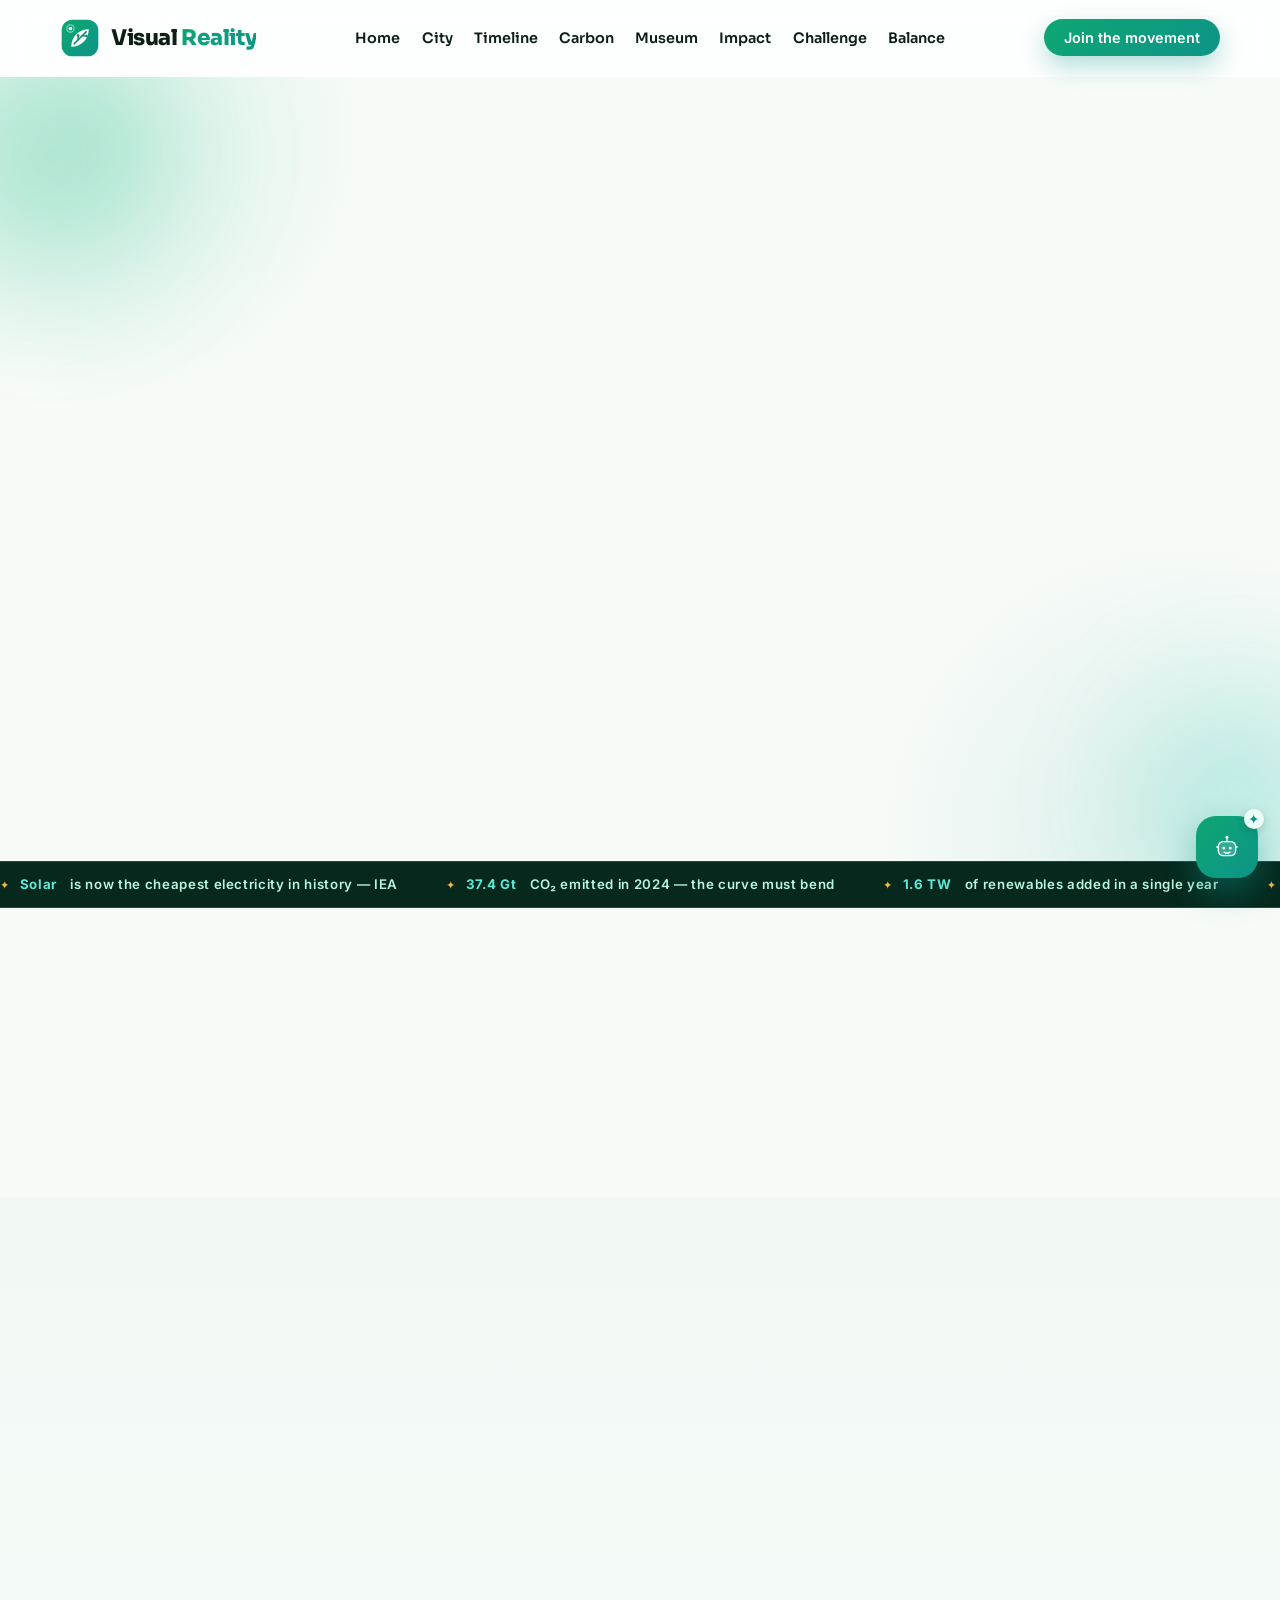
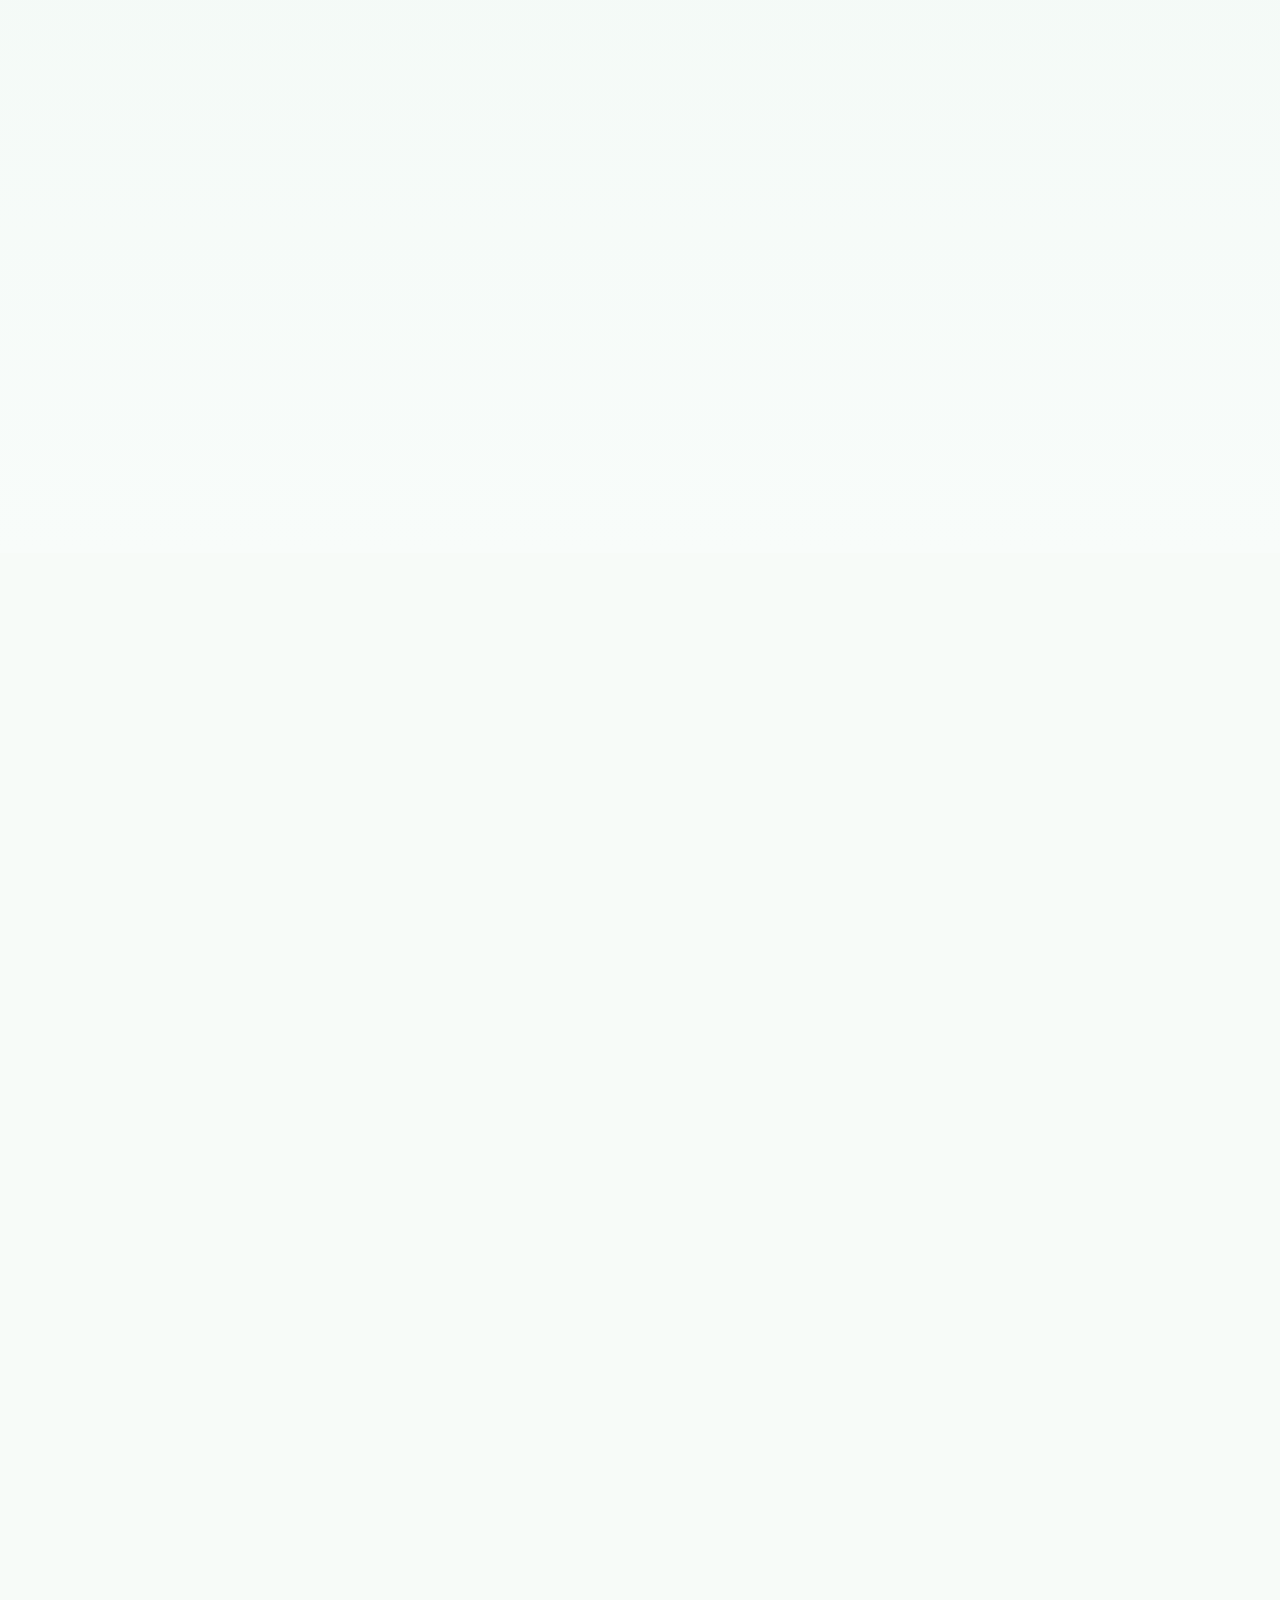
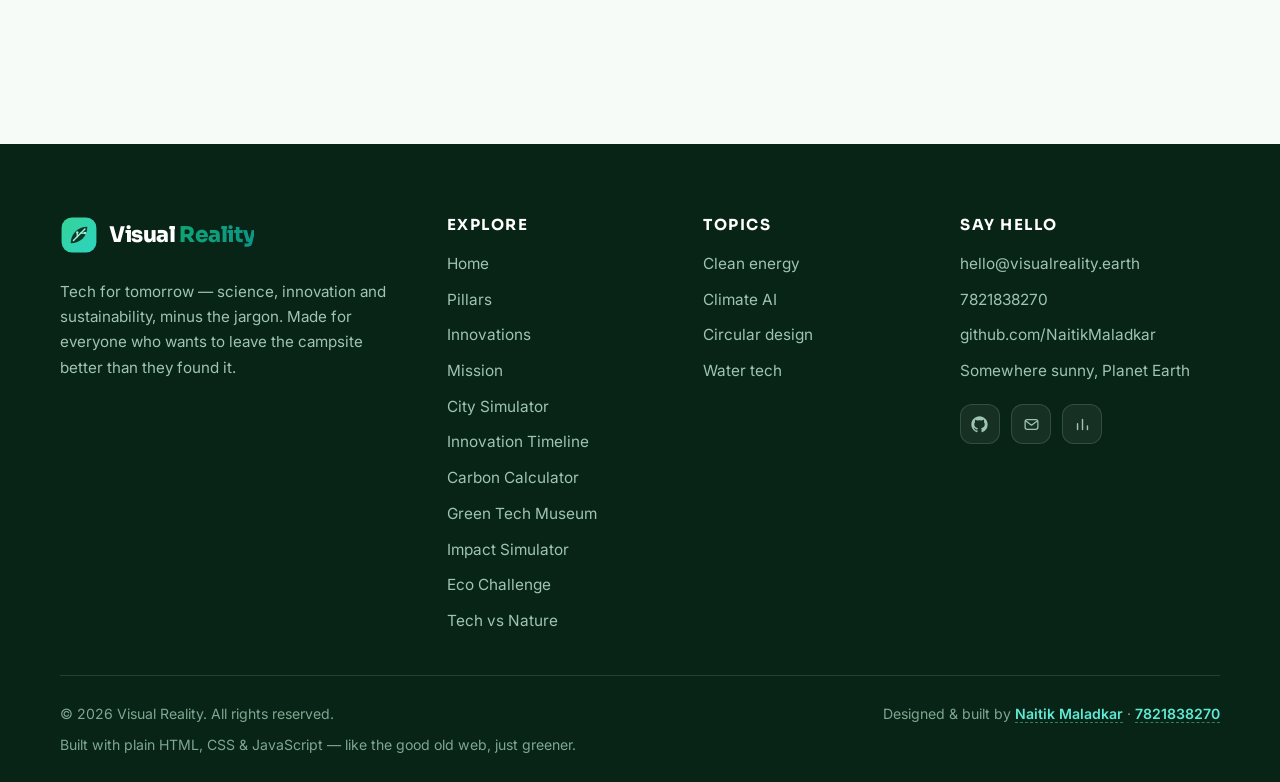
<file: public/index.html>
<!DOCTYPE html>
<html lang="en">
<head>
  <meta charset="UTF-8" />
  <meta name="viewport" content="width=device-width, initial-scale=1.0" />
  <title>Visual Reality — Tech for Tomorrow | Science, Innovation &amp; Sustainability</title>
  <script>
    /* Activates the cinematic intro before first paint (JS + motion-ok only).
       No-JS visitors and reduced-motion users never see the overlay. */
    (function () {
      try {
        if (!window.matchMedia("(prefers-reduced-motion: reduce)").matches) {
          document.documentElement.classList.add("will-intro");
        }
      } catch (e) {}
    })();
  </script>
  <meta name="description" content="Visual Reality spotlights the breakthroughs in clean energy, climate-smart AI and circular design where science, innovation and sustainability meet. Tech for tomorrow — without costing the Earth." />
  <link rel="icon" href="data:image/svg+xml,%3Csvg xmlns='http://www.w3.org/2000/svg' viewBox='0 0 48 48'%3E%3Cdefs%3E%3ClinearGradient id='g' x1='4' y1='4' x2='44' y2='44' gradientUnits='userSpaceOnUse'%3E%3Cstop stop-color='%230ea672'/%3E%3Cstop offset='1' stop-color='%230d9488'/%3E%3C/linearGradient%3E%3C/defs%3E%3Crect x='2' y='2' width='44' height='44' rx='13' fill='url(%23g)'/%3E%3Cpath d='M13.5 34.5C13.5 22.5 22.5 13.5 34.5 13.5C34.5 25.5 25.5 34.5 13.5 34.5Z' fill='%23ffffff'/%3E%3Cpath d='M17 31C21.5 26.5 27 21 31.5 16.5' stroke='%230b8266' stroke-width='1.8' stroke-linecap='round' fill='none'/%3E%3Cpath d='M21.8 26.2V22.4' stroke='%230b8266' stroke-width='1.6' stroke-linecap='round'/%3E%3Ccircle cx='21.8' cy='20.9' r='1.5' fill='%230b8266'/%3E%3Cpath d='M26.5 21.5H30' stroke='%230b8266' stroke-width='1.6' stroke-linecap='round'/%3E%3Ccircle cx='31.6' cy='21.5' r='1.5' fill='%230b8266'/%3E%3C/svg%3E" />
  <link rel="preconnect" href="https://fonts.googleapis.com" />
  <link rel="preconnect" href="https://fonts.gstatic.com" crossorigin />
  <link href="https://fonts.googleapis.com/css2?family=Inter:wght@400;500;600;700&family=Sora:wght@600;700;800&display=swap" rel="stylesheet" />
  <link rel="stylesheet" href="styles.css?v=20261022a" />
  <link rel="stylesheet" href="wizard.css?v=20261022a" />
  <link rel="stylesheet" href="intro.css?v=20261022a" />
  <link rel="stylesheet" href="motion.css?v=20261022a" />
  <link rel="stylesheet" href="terrasense.css?v=20261022a" />
</head>
<body>
  <!-- ======= CINEMATIC INTRO OVERLAY ======= -->
  <div class="intro-overlay" id="introOverlay" role="dialog" aria-modal="true"
       aria-label="Visual Reality brand intro">

    <!-- STAGE 1 · faint brand-text cloud -->
    <div class="intro-cloud" aria-hidden="true">
      <span style="--x:8%;  --y:16%; --s:1.5rem;  --ls:0.12em; --r:-5deg; --d:0.05s; --o:0.18">Visual Reality</span>
      <span style="--x:64%; --y:14%; --s:0.8rem;  --ls:0.4em;  --r:4deg;  --d:0.35s">Tech for tomorrow</span>
      <span style="--x:12%; --y:38%; --s:1.1rem;  --ls:0.5em;  --r:-3deg; --d:0.55s; --o:0.12">Science</span>
      <span style="--x:70%; --y:34%; --s:1.25rem; --ls:0.34em; --r:5deg;  --d:0.7s;  --o:0.16">Innovation</span>
      <span style="--x:6%;  --y:62%; --s:0.9rem;  --ls:0.3em;  --r:-4deg; --d:0.85s">Sustainability</span>
      <span style="--x:44%; --y:8%;  --s:0.72rem; --ls:0.5em;  --r:0deg;  --d:0.95s; --o:0.12">Est. 2026</span>
      <span style="--x:72%; --y:56%; --s:1rem;    --ls:0.28em; --r:3deg;  --d:0.45s">Clean energy</span>
      <span style="--x:16%; --y:82%; --s:0.85rem; --ls:0.36em; --r:-7deg; --d:0.6s">Climate AI</span>
      <span style="--x:58%; --y:78%; --s:0.85rem; --ls:0.3em;  --r:6deg;  --d:0.75s">Circular design</span>
      <span style="--x:30%; --y:26%; --s:0.75rem; --ls:0.4em;  --r:-2deg; --d:1s;    --o:0.11">Net zero 2040</span>
      <span style="--x:38%; --y:88%; --s:0.78rem; --ls:0.34em; --r:2deg;  --d:0.9s">Open science</span>
      <span style="--x:84%; --y:72%; --s:0.95rem; --ls:0.26em; --r:-3deg; --d:0.65s">Green tech</span>
      <span style="--x:24%; --y:52%; --s:1.1rem;  --ls:0;      --r:0deg;  --d:0.4s;  --o:0.22">✦</span>
      <span style="--x:88%; --y:24%; --s:0.8rem;  --ls:0;      --r:0deg;  --d:0.8s;  --o:0.2">✦</span>
      <span style="--x:14%; --y:74%; --s:0.7rem;  --ls:0;      --r:0deg;  --d:1.05s; --o:0.18">✦</span>
    </div>
    <div class="intro-tagline" aria-hidden="true"><b>Tech for tomorrow</b></div>

    <!-- atmosphere -->
    <div class="intro-vignette" aria-hidden="true"></div>
    <div class="intro-glow" aria-hidden="true"></div>
    <div class="intro-grain" aria-hidden="true"></div>

    <!-- STAGES 2–3 · converging emblem + neon trace -->
    <div class="intro-stage">
      <svg class="intro-logo" viewBox="0 0 200 200" fill="none" xmlns="http://www.w3.org/2000/svg" aria-hidden="true" focusable="false">
        <g class="i-top">
          <g class="ghost" aria-hidden="true">
            <path stroke-width="2.6" d="M54 138C54 90 90 54 138 54C138 102 102 138 54 138Z"/>
            <path stroke-width="2" d="M68 124C86 106 108 84 126 66"/>
            <path stroke-width="2" d="M87.2 104.8V89.6"/>
            <circle stroke-width="2" cx="87.2" cy="83.6" r="6"/>
            <path stroke-width="2" d="M106 86H120"/>
            <circle stroke-width="2" cx="126.4" cy="86" r="6"/>
          </g>
          <path class="draw i-leaf"      pathLength="100" stroke-width="2.6" d="M54 138C54 90 90 54 138 54C138 102 102 138 54 138Z"/>
          <path class="draw i-vein-main" pathLength="100" stroke-width="2"   d="M68 124C86 106 108 84 126 66"/>
          <path class="draw i-vein-v"    pathLength="100" stroke-width="2"   d="M87.2 104.8V89.6"/>
          <circle class="draw i-node"    pathLength="100" stroke-width="2"   cx="87.2" cy="83.6" r="6"/>
          <path class="draw i-vein-h"    pathLength="100" stroke-width="2"   d="M106 86H120"/>
          <circle class="draw i-node"    pathLength="100" stroke-width="2"   cx="126.4" cy="86" r="6"/>
        </g>
        <g class="i-bottom">
          <g class="ghost" aria-hidden="true">
            <rect stroke-width="2.6" x="8" y="8" width="184" height="184" rx="52"/>
            <circle stroke-width="2" cx="50" cy="50" r="8.4"/>
            <circle stroke-width="1.6" cx="50" cy="50" r="17.6"/>
          </g>
          <rect class="draw i-badge"   pathLength="100" stroke-width="2.6" x="8" y="8" width="184" height="184" rx="52"/>
          <circle class="draw i-dot-a" pathLength="100" stroke-width="2"   cx="50" cy="50" r="8.4"/>
          <circle class="draw i-dot-b" pathLength="100" stroke-width="1.6" cx="50" cy="50" r="17.6"/>
        </g>
        <g class="i-ring-group">
          <ellipse class="draw i-ring" pathLength="100" stroke-width="1.4" stroke-opacity="0.42" cx="100" cy="100" rx="118" ry="42" transform="rotate(-18 100 100)"/>
          <circle class="draw i-sat"   pathLength="100" stroke-width="2"   cx="113" cy="140" r="3"/>
        </g>
      </svg>

      <div class="intro-word" aria-hidden="true">
        <span class="iw-line"></span>
        <p class="iw-text">Visual <em>Reality</em></p>
        <span class="iw-line"></span>
      </div>
      <p class="intro-tag2">Science &middot; Innovation &middot; Sustainability</p>
    </div>

    <button class="intro-skip" id="introSkip" type="button">Skip intro</button>
  </div>

  <a class="skip-link" href="#main">Skip to content</a>

  <!-- ======= HEADER ======= -->
  <header class="site-header" id="top">
    <nav class="nav container" aria-label="Main navigation">
      <a class="brand" href="#home" aria-label="Visual Reality home">
        <svg class="logo-mark" width="40" height="40" viewBox="0 0 48 48" fill="none" xmlns="http://www.w3.org/2000/svg" role="img" aria-label="Visual Reality logo — a leaf with circuit veins">
          <defs>
            <linearGradient id="lgBadge" x1="4" y1="4" x2="44" y2="44" gradientUnits="userSpaceOnUse">
              <stop stop-color="#0ea672"/>
              <stop offset="1" stop-color="#0d9488"/>
            </linearGradient>
          </defs>
          <rect x="2" y="2" width="44" height="44" rx="13" fill="url(#lgBadge)"/>
          <path d="M13.5 34.5C13.5 22.5 22.5 13.5 34.5 13.5C34.5 25.5 25.5 34.5 13.5 34.5Z" fill="#ffffff" fill-opacity="0.96"/>
          <path d="M17 31C21.5 26.5 27 21 31.5 16.5" stroke="#0b8266" stroke-width="1.8" stroke-linecap="round" fill="none"/>
          <path d="M21.8 26.2V22.4" stroke="#0b8266" stroke-width="1.6" stroke-linecap="round"/>
          <circle cx="21.8" cy="20.9" r="1.5" fill="#0b8266"/>
          <path d="M26.5 21.5H30" stroke="#0b8266" stroke-width="1.6" stroke-linecap="round"/>
          <circle cx="31.6" cy="21.5" r="1.5" fill="#0b8266"/>
          <circle cx="12.5" cy="12.5" r="2.1" fill="#ffffff"/>
          <circle cx="12.5" cy="12.5" r="4.4" stroke="#ffffff" stroke-opacity="0.55" stroke-width="1.3"/>
        </svg>
        <span class="brand-name">Visual <em>Reality</em></span>
      </a>

        <div class="nav-menu" id="nav-menu">
        <div class="container nav-menu-inner">
          <nav class="nav-links" aria-label="Site pages">
            <a href="./" aria-label="Home"><span class="nl-t">Home</span><span class="nl-s" aria-hidden="true">Home</span><span class="nl-d">Start here</span></a>
            <a href="./city" aria-label="Future City"><span class="nl-t">Future City</span><span class="nl-s" aria-hidden="true">City</span><span class="nl-d">Build a 2060 city</span></a>
            <a href="./timeline" aria-label="Timeline"><span class="nl-t">Timeline</span><span class="nl-s" aria-hidden="true">Timeline</span><span class="nl-d">1952 &rarr; today</span></a>
            <a href="./carbon" aria-label="Carbon Calculator"><span class="nl-t">Carbon Calculator</span><span class="nl-s" aria-hidden="true">Carbon</span><span class="nl-d">Measure your footprint</span></a>
            <a href="./museum" aria-label="Green Tech Museum"><span class="nl-t">Green Tech Museum</span><span class="nl-s" aria-hidden="true">Museum</span><span class="nl-d">Walk the halls</span></a>
            <a href="./impact" aria-label="Impact Simulator"><span class="nl-t">Impact Simulator</span><span class="nl-s" aria-hidden="true">Impact</span><span class="nl-d">What-if the world</span></a>
            <a href="./challenge" aria-label="Eco Challenge"><span class="nl-t">Eco Challenge</span><span class="nl-s" aria-hidden="true">Challenge</span><span class="nl-d">Daily green quests</span></a>
            <a href="./balance" aria-label="Tech vs Nature"><span class="nl-t">Tech vs Nature</span><span class="nl-s" aria-hidden="true">Balance</span><span class="nl-d">The balance game</span></a>
          </nav>
          <a href="./#join" class="btn btn-primary btn-sm nav-menu-cta">Join the movement</a>
        </div>
        </div>

      <div class="nav-right">
        <a href="#join" class="btn btn-primary btn-sm nav-cta">Join the movement</a>
        <button class="nav-toggle" type="button" aria-expanded="false" aria-controls="nav-menu" aria-label="Open menu">
          <span class="nav-toggle-bar" aria-hidden="true"></span>
          <span class="nav-toggle-bar" aria-hidden="true"></span>
          <span class="nav-toggle-bar" aria-hidden="true"></span>
        </button>
      </div>
    </nav>

  </header>

  <main id="main">
    <!-- ======= HERO ======= -->
    <section class="hero" id="home">
      <!-- ambient gradient orbs -->
      <span class="hero-orb orb-a" aria-hidden="true"></span>
      <span class="hero-orb orb-b" aria-hidden="true"></span>
      <div class="container hero-grid">
        <div class="hero-copy">
          <p class="eyebrow reveal">
            <svg width="14" height="14" viewBox="0 0 48 48" fill="none" aria-hidden="true"><path d="M13.5 34.5C13.5 22.5 22.5 13.5 34.5 13.5C34.5 25.5 25.5 34.5 13.5 34.5Z" fill="#0e9f6e"/><path d="M17 31C21.5 26.5 27 21 31.5 16.5" stroke="#ffffff" stroke-width="2.4" stroke-linecap="round" fill="none"/></svg>
            Science &middot; Innovation &middot; Sustainability
          </p>
          <h1 class="reveal" style="--d:.06s">
            Tech that moves <span class="grad-text">tomorrow</span> &mdash; without costing the <span class="accent-underline">Earth</span>.
          </h1>
          <p class="lead reveal" style="--d:.12s">
            Visual Reality is your front-row seat to the breakthroughs rebuilding our world:
            clean energy, climate-smart AI and circular design &mdash; rigorous science and
            bold innovation, working hand-in-hand with the planet.
          </p>
          <div class="hero-actions reveal" style="--d:.18s">
            <a href="#innovations" class="btn btn-primary">
              Explore innovations
              <svg width="16" height="16" viewBox="0 0 24 24" fill="none" aria-hidden="true"><path d="M5 12h14m0 0-5.5-5.5M19 12l-5.5 5.5" stroke="currentColor" stroke-width="2" stroke-linecap="round" stroke-linejoin="round"/></svg>
            </a>
            <a href="#mission" class="btn btn-ghost">Our mission</a>
          </div>
          <ul class="hero-facts reveal" style="--d:.24s">
            <li>
              <svg width="16" height="16" viewBox="0 0 24 24" fill="none" aria-hidden="true"><circle cx="12" cy="12" r="9" stroke="#0e9f6e" stroke-width="2"/><path d="m8.5 12.2 2.4 2.4 4.6-5" stroke="#0e9f6e" stroke-width="2" stroke-linecap="round" stroke-linejoin="round"/></svg>
              100% open, peer-reviewed science
            </li>
            <li>
              <svg width="16" height="16" viewBox="0 0 24 24" fill="none" aria-hidden="true"><path d="M13.5 34.5C13.5 22.5 22.5 13.5 34.5 13.5C34.5 25.5 25.5 34.5 13.5 34.5Z" fill="#0e9f6e" transform="scale(0.55) translate(2 2)"/></svg>
              Net-zero operations by 2040
            </li>
            <li>
              <svg width="16" height="16" viewBox="0 0 24 24" fill="none" aria-hidden="true"><path d="M12 3v18M3 12h18" stroke="#0e9f6e" stroke-width="2" stroke-linecap="round"/></svg>
              Free to read, forever
            </li>
          </ul>
        </div>

        <!-- Animated hero illustration -->
        <div class="hero-art reveal" style="--d:.15s">
          <svg class="hero-svg" viewBox="0 0 560 560" fill="none" xmlns="http://www.w3.org/2000/svg" aria-hidden="true" focusable="false">
            <defs>
              <radialGradient id="heroGlow" cx="0.5" cy="0.5" r="0.5">
                <stop stop-color="#b8f2dc" stop-opacity="0.85"/>
                <stop offset="1" stop-color="#b8f2dc" stop-opacity="0"/>
              </radialGradient>
              <linearGradient id="heroLeaf" x1="180" y1="180" x2="380" y2="380" gradientUnits="userSpaceOnUse">
                <stop stop-color="#10b981"/>
                <stop offset="1" stop-color="#0d9488"/>
              </linearGradient>
              <linearGradient id="heroRing" x1="55" y1="280" x2="505" y2="280" gradientUnits="userSpaceOnUse">
                <stop stop-color="#0ea672" stop-opacity="0.1"/>
                <stop offset="0.5" stop-color="#0d9488" stop-opacity="0.85"/>
                <stop offset="1" stop-color="#0ea672" stop-opacity="0.2"/>
              </linearGradient>
            </defs>

            <!-- glow -->
            <circle cx="280" cy="280" r="255" fill="url(#heroGlow)"/>

            <!-- globe wireframe -->
            <g stroke="#8fd8c3" stroke-width="1.6" fill="none" opacity="0.9">
              <circle cx="280" cy="280" r="150"/>
              <ellipse cx="280" cy="280" rx="60" ry="150"/>
              <ellipse cx="280" cy="280" rx="115" ry="150"/>
              <ellipse cx="280" cy="280" rx="150" ry="60"/>
              <ellipse cx="280" cy="280" rx="150" ry="115"/>
            </g>

            <!-- static faint orbit -->
            <ellipse cx="280" cy="280" rx="228" ry="92" transform="rotate(24 280 280)" stroke="#0d9488" stroke-opacity="0.25" stroke-width="1.6" stroke-dasharray="3 8"/>

            <!-- big leaf -->
            <g>
              <path d="M180 380C180 250 250 180 380 180C380 310 310 380 180 380Z" fill="url(#heroLeaf)"/>
              <path d="M215 345C250 300 300 250 350 205" stroke="#eafff6" stroke-width="5" stroke-linecap="round" fill="none" opacity="0.95"/>
              <path d="M245 302V272" stroke="#eafff6" stroke-width="4" stroke-linecap="round"/>
              <circle cx="245" cy="264" r="5" fill="#eafff6"/>
              <path d="M290 262H325" stroke="#eafff6" stroke-width="4" stroke-linecap="round"/>
              <circle cx="333" cy="262" r="5" fill="#eafff6"/>
              <circle cx="350" cy="205" r="6" fill="#eafff6"/>
            </g>

            <!-- spinning orbit + satellite -->
            <g class="hero-orbit">
              <ellipse cx="280" cy="280" rx="225" ry="88" transform="rotate(-18 280 280)" stroke="url(#heroRing)" stroke-width="2.4" fill="none"/>
              <circle cx="494" cy="210" r="8" fill="#047857"/>
              <circle cx="494" cy="210" r="13" stroke="#047857" stroke-opacity="0.35" stroke-width="2"/>
            </g>

            <!-- floating chips -->
            <g transform="translate(88 96)">
              <g class="chip float-a">
                <rect x="0" y="0" width="66" height="66" rx="18" fill="#ffffff" stroke="#dcefe6"/>
                <circle cx="33" cy="30" r="9" stroke="#0ea672" stroke-width="2.4" fill="none"/>
                <path d="M33 13v5M33 42v5M16 30h5M45 30h5M21 18l3.5 3.5M41.5 38.5 45 42M45 18l-3.5 3.5M24.5 38.5 21 42" stroke="#0ea672" stroke-width="2.4" stroke-linecap="round"/>
              </g>
            </g>
            <g transform="translate(408 72)">
              <g class="chip float-b">
                <rect x="0" y="0" width="66" height="66" rx="18" fill="#ffffff" stroke="#dcefe6"/>
                <ellipse cx="33" cy="33" rx="17" ry="7.5" stroke="#0d9488" stroke-width="2.3" fill="none" transform="rotate(-24 33 33)"/>
                <ellipse cx="33" cy="33" rx="17" ry="7.5" stroke="#0d9488" stroke-width="2.3" fill="none" transform="rotate(38 33 33)"/>
                <circle cx="33" cy="33" r="3.4" fill="#0d9488"/>
              </g>
            </g>
            <g transform="translate(64 372)">
              <g class="chip float-c">
                <rect x="0" y="0" width="66" height="66" rx="18" fill="#ffffff" stroke="#dcefe6"/>
                <rect x="19" y="19" width="28" height="28" rx="7" stroke="#047857" stroke-width="2.4" fill="none"/>
                <rect x="28" y="28" width="10" height="10" rx="2.5" fill="#047857"/>
                <path d="M26 19v-7M40 19v-7M26 47v7M40 47v7M19 26h-7M19 40h-7M47 26h7M47 40h7" stroke="#047857" stroke-width="2.3" stroke-linecap="round"/>
              </g>
            </g>
            <g transform="translate(428 396)">
              <g class="chip float-a" style="animation-delay:-2.4s">
                <rect x="0" y="0" width="66" height="66" rx="18" fill="#ffffff" stroke="#dcefe6"/>
                <path d="M33 15C33 15 21.5 28 21.5 35.5a11.5 11.5 0 0 0 23 0C44.5 28 33 15 33 15Z" stroke="#0ea672" stroke-width="2.4" fill="none" stroke-linejoin="round"/>
                <path d="M27.5 37a5.5 5.5 0 0 0 5.5 5.5" stroke="#0ea672" stroke-width="2.3" stroke-linecap="round"/>
              </g>
            </g>

            <!-- sparkles -->
            <g class="sparkles" fill="#0d9488">
              <path d="M150 60h0M150 52v16M142 60h16" stroke="#0d9488" stroke-width="2" stroke-linecap="round" opacity="0.5"/>
              <path d="M470 320v14M463 327h14" stroke="#0d9488" stroke-width="2" stroke-linecap="round" opacity="0.4"/>
              <circle cx="110" cy="300" r="4" opacity="0.35"/>
              <circle cx="460" cy="180" r="3" opacity="0.4"/>
              <circle cx="300" cy="70" r="3.4" opacity="0.3"/>
            </g>
          </svg>

          <!-- ======= ECO WIZARD — Ecoverius (fixed in the banner, beside the Our mission button) ======= -->
          <div class="hero-wizard" id="ecoWizard" role="button" tabindex="0"
               aria-label="Ecoverius the eco wizard — click for spoken Earth-protection tips"
               title="Click me for eco wisdom!">
            <div class="wizard-bubble" id="wizardBubble" role="status">
              <div class="bubble-head">
                <span class="bubble-name">Ecoverius</span>
                <button class="bubble-mute" id="wizardMute" type="button" aria-pressed="false"
                        aria-label="Mute voice" title="Mute voice">🔊</button>
              </div>
              <p class="bubble-text" id="wizardText" aria-live="polite"></p>
              <p class="bubble-hint" id="wizardHint">Click for eco tips</p>
            </div>
            <span class="wizard-sparkle s1" aria-hidden="true">✦</span>
            <span class="wizard-sparkle s2" aria-hidden="true">✦</span>
            <span class="wizard-sparkle s3" aria-hidden="true">✦</span>
            <img class="wizard-img" src="wizard.png" alt="" width="618" height="760" loading="eager" decoding="async">
            <span class="wizard-shadow" aria-hidden="true"></span>
          </div>
        </div>
      </div>
    </section>

    <!-- ======= SCIENCE TICKER ======= -->
    <div class="vr-ticker" aria-hidden="true">
      <div class="vr-ticker-track">
        <div class="vr-ticker-half">
          <span class="vr-tick"><b>Solar</b>&nbsp;is now the cheapest electricity in history — IEA</span>
          <span class="vr-tick"><b>37.4 Gt</b>&nbsp;CO₂ emitted in 2024 — the curve must bend</span>
          <span class="vr-tick"><b>1.6 TW</b>&nbsp;of renewables added in a single year</span>
          <span class="vr-tick"><b>Fusion</b>&nbsp;achieved its first net-energy gain — Dec 2022</span>
          <span class="vr-tick"><b>1 in 5</b>&nbsp;new cars sold worldwide is now electric</span>
          <span class="vr-tick"><b>10%</b>&nbsp;of world electricity now comes from wind</span>
          <span class="vr-tick"><b>90%</b>&nbsp;of global GDP is now covered by net-zero pledges</span>
        </div>
        <div class="vr-ticker-half">
          <span class="vr-tick"><b>Solar</b>&nbsp;is now the cheapest electricity in history — IEA</span>
          <span class="vr-tick"><b>37.4 Gt</b>&nbsp;CO₂ emitted in 2024 — the curve must bend</span>
          <span class="vr-tick"><b>1.6 TW</b>&nbsp;of renewables added in a single year</span>
          <span class="vr-tick"><b>Fusion</b>&nbsp;achieved its first net-energy gain — Dec 2022</span>
          <span class="vr-tick"><b>1 in 5</b>&nbsp;new cars sold worldwide is now electric</span>
          <span class="vr-tick"><b>10%</b>&nbsp;of world electricity now comes from wind</span>
          <span class="vr-tick"><b>90%</b>&nbsp;of global GDP is now covered by net-zero pledges</span>
        </div>
      </div>
    </div>

    <!-- ======= STATS ======= -->
    <section class="stats" aria-label="Visual Reality in numbers">
      <div class="container">
        <div class="stats-card reveal">
          <div class="stat">
            <span class="stat-num" data-count-to="250" data-suffix="+">0</span>
            <span class="stat-label">Innovations tracked &amp; explained</span>
          </div>
          <div class="stat">
            <span class="stat-num" data-count-to="42" data-suffix="M">0</span>
            <span class="stat-label">Tonnes of CO&#8322; avoided so far</span>
          </div>
          <div class="stat">
            <span class="stat-num" data-count-to="36" data-suffix="">0</span>
            <span class="stat-label">Countries with active projects</span>
          </div>
          <div class="stat">
            <span class="stat-num" data-count-to="12" data-suffix="K">0</span>
            <span class="stat-label">Scientists &amp; builders in our network</span>
          </div>
        </div>
      </div>
    </section>

    <!-- ======= PILLARS ======= -->
    <section class="pillars section section-alt" id="pillars">
      <div class="container">
        <div class="section-head reveal">
          <p class="eyebrow">What drives us</p>
          <h2>Three pillars, one planet-first promise</h2>
          <p class="section-sub">
            Everything we publish and build passes through the same three lenses &mdash;
            because tomorrow deserves technology that is brilliant <em>and</em> benign.
          </p>
        </div>

        <div class="pillars-grid">
          <article class="pillar-card reveal">
            <div class="pillar-icon icon-science">
              <svg width="44" height="44" viewBox="0 0 48 48" fill="none" aria-hidden="true">
                <ellipse cx="24" cy="24" rx="18" ry="7" stroke="currentColor" stroke-width="2"/>
                <ellipse cx="24" cy="24" rx="18" ry="7" stroke="currentColor" stroke-width="2" transform="rotate(60 24 24)"/>
                <ellipse cx="24" cy="24" rx="18" ry="7" stroke="currentColor" stroke-width="2" transform="rotate(120 24 24)"/>
                <circle cx="24" cy="24" r="3.2" fill="currentColor"/>
              </svg>
            </div>
            <h3>Science</h3>
            <p class="pillar-kicker">Discovery, peer-reviewed and open</p>
            <p>
              From atmospheric physics to synthetic biology, we translate dense research
              into clear, honest stories. Every claim links back to its source &mdash; no hype,
              no hand-waving. Science is the compass that keeps tomorrow on course.
            </p>
            <ul class="tag-row" aria-label="Science topics">
              <li>Open access</li>
              <li>Peer reviewed</li>
              <li>Data-first</li>
            </ul>
          </article>

          <article class="pillar-card reveal" style="--d:.1s">
            <div class="pillar-icon icon-innovation">
              <svg width="44" height="44" viewBox="0 0 48 48" fill="none" aria-hidden="true">
                <path d="M24 6a12 12 0 0 1 6.8 21.9c-1.3.9-2 2.4-2 4v1.6h-9.6V32c0-1.6-.7-3.1-2-4A12 12 0 0 1 24 6Z" stroke="currentColor" stroke-width="2" stroke-linejoin="round"/>
                <path d="M19.5 37.5h9M21 41.5h6" stroke="currentColor" stroke-width="2" stroke-linecap="round"/>
                <path d="m22 21 2-4 2 4 2-3" stroke="currentColor" stroke-width="2" stroke-linecap="round" stroke-linejoin="round"/>
              </svg>
            </div>
            <h3>Innovation</h3>
            <p class="pillar-kicker">Engineering that turns insight into impact</p>
            <p>
              We spotlight the labs, startups and garages shipping real hardware and
              software &mdash; the solar skins, soil sensors and climate models that move ideas
              out of the journal and into the world where they can do good at scale.
            </p>
            <ul class="tag-row" aria-label="Innovation topics">
              <li>Deep tech</li>
              <li>Labs to market</li>
              <li>Built to scale</li>
            </ul>
          </article>

          <article class="pillar-card reveal" style="--d:.2s">
            <div class="pillar-icon icon-sustain">
              <svg width="44" height="44" viewBox="0 0 48 48" fill="none" aria-hidden="true">
                <path d="M12 36C12 22.7 21.3 13 36 13C36 26.3 26.7 36 12 36Z" stroke="currentColor" stroke-width="2" stroke-linejoin="round"/>
                <path d="M16 32C20.5 27.5 26 22 31 17" stroke="currentColor" stroke-width="2" stroke-linecap="round"/>
                <path d="M8 42c4-1 7-4 8-8" stroke="currentColor" stroke-width="2" stroke-linecap="round"/>
              </svg>
            </div>
            <h3>Sustainability</h3>
            <p class="pillar-kicker">Progress the planet can afford</p>
            <p>
              Technology is only tomorrow-ready if it lasts. We measure every breakthrough
              against circularity, carbon and community &mdash; because a smarter world should
              also be a gentler one, for people and ecosystems alike.
            </p>
            <ul class="tag-row" aria-label="Sustainability topics">
              <li>Circular design</li>
              <li>Net zero</li>
              <li>Climate equity</li>
            </ul>
          </article>
        </div>
      </div>
    </section>

    <!-- ======= TERRASENSE AI — LONG BANNER ======= -->
    <section class="innovations section" id="innovations">
      <div class="container">
        <div class="ts-banner reveal" id="terrasenseBanner">
          <div class="ts-banner-grid">
            <div class="ts-banner-copy">
              <p class="eyebrow">New &middot; On-site AI guide</p>
              <h2>Meet <span class="ts-grad">TerraSense&nbsp;AI</span> — your resident science copilot.</h2>
              <p class="ts-banner-lead">
                Born from the same climate-model research our stories cover, TerraSense answers
                questions about every page, game and simulator here &mdash; plus the science behind
                them. Clean energy, net zero, circular design, the people behind it all&hellip; just ask.
              </p>
              <ul class="ts-points">
                <li>Knows every page, game and simulator</li>
                <li>Answers science &amp; sustainability questions</li>
                <li>Runs 100% in your browser &mdash; no accounts, no tracking</li>
                <li>Session chat &mdash; history clears on refresh</li>
              </ul>
              <div class="ts-banner-actions">
                <button class="btn btn-light" type="button" data-terrasense-open>
                  Chat with TerraSense now
                  <svg width="16" height="16" viewBox="0 0 24 24" fill="none" aria-hidden="true"><path d="M5 12h14m0 0-5.5-5.5M19 12l-5.5 5.5" stroke="currentColor" stroke-width="2" stroke-linecap="round" stroke-linejoin="round"/></svg>
                </button>
                <span class="ts-banner-hint">or tap the &#10022; button in the corner &mdash; on any page</span>
              </div>
            </div>

            <div class="ts-banner-visual" aria-hidden="true">
              <span class="tsb-ring r1"></span>
              <span class="tsb-ring r2"></span>
              <span class="tsb-core">
                <svg width="44" height="44" viewBox="0 0 48 48" fill="none"><rect x="8" y="14" width="32" height="26" rx="9" fill="rgba(255,255,255,0.16)" stroke="currentColor" stroke-width="2.4"/><path d="M24 14V7.5" stroke="currentColor" stroke-width="2.4" stroke-linecap="round"/><circle cx="24" cy="6" r="2.6" fill="currentColor"/><circle cx="18" cy="26" r="2.6" fill="currentColor"/><circle cx="30" cy="26" r="2.6" fill="currentColor"/><path d="M18.5 33.5c3.4 2.4 7.6 2.4 11 0" stroke="currentColor" stroke-width="2.4" stroke-linecap="round"/></svg>
              </span>
              <span class="tsb-spark s1">&#10022;</span>
              <span class="tsb-spark s2">&#10022;</span>
              <span class="tsb-spark s3">&#10022;</span>
              <div class="ts-demo">
                <div class="ts-demo-row q"><span class="ts-demo-bubble" id="tsDemoQ"></span></div>
                <div class="ts-demo-row a"><span class="ts-demo-bubble" id="tsDemoA"></span></div>
              </div>
            </div>
          </div>
        </div>
      </div>
    </section>

    <!-- ======= SIMULATOR BANNER ======= -->
    <section class="sim-banner">
      <div class="container">
        <div class="sim-banner-inner reveal">
          <div class="sim-banner-copy">
            <p class="eyebrow">New &middot; Interactive lab</p>
            <h2>Fast-forward a city. Watch it heal.</h2>
            <p>
              Jump from 2026 to 2060, run a full day of smart lighting and live
              energy grids, and fund the upgrades that clear the smog gauge &mdash;
              in our new Future City Simulator.
            </p>
          </div>
          <a class="btn btn-primary sim-banner-btn" href="./city">
            Launch the simulator
            <svg width="16" height="16" viewBox="0 0 24 24" fill="none" aria-hidden="true"><path d="M5 12h14m0 0-5.5-5.5M19 12l-5.5 5.5" stroke="currentColor" stroke-width="2" stroke-linecap="round" stroke-linejoin="round"/></svg>
          </a>
        </div>
      </div>
    </section>

    <!-- ======= TIMELINE BANNER ======= -->
    <section class="sim-banner tl-banner">
      <div class="container">
        <div class="sim-banner-inner tl-banner-inner reveal">
          <div class="sim-banner-copy">
            <p class="eyebrow">New &middot; Story mode</p>
            <h2>Seventy years of saving tomorrow.</h2>
            <p>
              From a 6%-efficient lab curiosity to fusion&rsquo;s first net energy
              gain &mdash; flip through the milestones of the sustainable-tech
              revolution in our new Innovation Timeline.
            </p>
          </div>
          <a class="btn btn-primary sim-banner-btn" href="./timeline">
            Explore the timeline
            <svg width="16" height="16" viewBox="0 0 24 24" fill="none" aria-hidden="true"><path d="M5 12h14m0 0-5.5-5.5M19 12l-5.5 5.5" stroke="currentColor" stroke-width="2" stroke-linecap="round" stroke-linejoin="round"/></svg>
          </a>
        </div>
      </div>
    </section>

    <!-- ======= CARBON BANNER ======= -->
    <section class="sim-banner cf-banner">
      <div class="container">
        <div class="sim-banner-inner cf-banner-inner reveal">
          <div class="sim-banner-copy">
            <p class="eyebrow">New &middot; Interactive lab</p>
            <h2>Count the carbon you can&rsquo;t see.</h2>
            <p>
              Twelve honest questions, one live dashboard: watch your yearly footprint
              react in real time, see how you compare with the world, and get a
              green-tech game plan ranked by tonnes saved.
            </p>
          </div>
          <a class="btn btn-primary sim-banner-btn" href="./carbon">
            Try the calculator
            <svg width="16" height="16" viewBox="0 0 24 24" fill="none" aria-hidden="true"><path d="M5 12h14m0 0-5.5-5.5M19 12l-5.5 5.5" stroke="currentColor" stroke-width="2" stroke-linecap="round" stroke-linejoin="round"/></svg>
          </a>
        </div>
      </div>
    </section>

    <!-- ======= MUSEUM BANNER ======= -->
    <section class="sim-banner ms-banner">
      <div class="container">
        <div class="sim-banner-inner ms-banner-inner reveal">
          <div class="sim-banner-copy">
            <p class="eyebrow">New &middot; Virtual museum</p>
            <h2>Walk through four halls of green tech.</h2>
            <p>
              A 3D gallery built from pure CSS perspective: stroll past solar, wind,
              hydro and AI exhibits, click any plinth for an animated explanation,
              and collect a few record-breaking stats on the way.
            </p>
          </div>
          <a class="btn btn-primary sim-banner-btn" href="./museum">
            Enter the museum
            <svg width="16" height="16" viewBox="0 0 24 24" fill="none" aria-hidden="true"><path d="M5 12h14m0 0-5.5-5.5M19 12l-5.5 5.5" stroke="currentColor" stroke-width="2" stroke-linecap="round" stroke-linejoin="round"/></svg>
          </a>
        </div>
      </div>
    </section>

    <!-- ======= IMPACT BANNER ======= -->
    <section class="sim-banner im-banner">
      <div class="container">
        <div class="sim-banner-inner im-banner-inner reveal">
          <div class="sim-banner-copy">
            <p class="eyebrow">New &middot; Impact simulator</p>
            <h2>What if 50% went solar tomorrow?</h2>
            <p>
              Pick a country, push the adoption sliders, and watch tonnes of CO<sub>2</sub>
              vanish in real time &mdash; smog clearing, turbines rising, traffic going
              electric. Real data, honest math, zero waiting.
            </p>
          </div>
          <a class="btn btn-primary sim-banner-btn" href="./impact">
            Run the simulation
            <svg width="16" height="16" viewBox="0 0 24 24" fill="none" aria-hidden="true"><path d="M5 12h14m0 0-5.5-5.5M19 12l-5.5 5.5" stroke="currentColor" stroke-width="2" stroke-linecap="round" stroke-linejoin="round"/></svg>
          </a>
        </div>
      </div>
    </section>

    <!-- ======= GAMES BANNER ======= -->
    <section class="sim-banner play-banner">
      <div class="container">
        <div class="sim-banner-inner play-banner-inner reveal">
          <div class="sim-banner-copy">
            <p class="eyebrow">New &middot; Play &amp; learn</p>
            <h2>Two games that pay out in habits.</h2>
            <p>
              Keep a real-life eco streak alive in the <b>Eco Challenge</b> &mdash; daily
              quests, badges and confetti included &mdash; then weigh jobs against forests
              in <b>Tech vs Nature</b>, the drag-and-drop balancing game with a live
              feedback meter.
            </p>
          </div>
          <div class="play-banner-actions">
            <a class="btn btn-primary" href="./challenge">
              Take the challenge
              <svg width="16" height="16" viewBox="0 0 24 24" fill="none" aria-hidden="true"><path d="M5 12h14m0 0-5.5-5.5M19 12l-5.5 5.5" stroke="currentColor" stroke-width="2" stroke-linecap="round" stroke-linejoin="round"/></svg>
            </a>
            <a class="btn btn-ghost" href="./balance">Play the balance game</a>
          </div>
        </div>
      </div>
    </section>

    <!-- ======= MISSION ======= -->
    <section class="mission" id="mission">
      <div class="container">
        <div class="mission-panel reveal">
          <svg class="mission-deco" viewBox="0 0 200 200" fill="none" aria-hidden="true">
            <circle cx="100" cy="100" r="86" stroke="rgba(255,255,255,0.14)" stroke-width="1.5"/>
            <circle cx="100" cy="100" r="62" stroke="rgba(255,255,255,0.18)" stroke-width="1.5" stroke-dasharray="4 7"/>
            <circle cx="100" cy="100" r="38" stroke="rgba(255,255,255,0.12)" stroke-width="1.5"/>
          </svg>
          <p class="eyebrow eyebrow-light">Our mission</p>
          <h2>
            A future where every watt is clean, every product cycles,
            and every byte of knowledge is shared.
          </h2>
          <p class="mission-copy">
            By 2040 we aim to map 1,000 scalable climate solutions and connect the people
            who can deploy them &mdash; students, mayors, engineers and founders &mdash; with the
            rigorous science to back their choices. Not someday. Starting now, one
            breakthrough at a time.
          </p>
          <div class="mission-actions">
            <a href="#join" class="btn btn-light">Share your idea</a>
            <a href="#pillars" class="btn btn-outline-light">Meet the community</a>
          </div>
        </div>
      </div>
    </section>

    <!-- ======= JOIN THE MOVEMENT ======= -->
    <section class="join section" id="join">
      <div class="container">
        <div class="join-card reveal" id="join-card">
          <div class="join-badge" aria-hidden="true">
            <svg width="26" height="26" viewBox="0 0 48 48" fill="none">
              <path d="M24 6a13 13 0 0 1 7.4 23.7c-1.4 1-2.2 2.6-2.2 4.3v1.5h-10.4V34c0-1.7-.8-3.3-2.2-4.3A13 13 0 0 1 24 6Z" stroke="#047857" stroke-width="2.5" stroke-linejoin="round"/>
              <path d="M19 40.5h10M21 44.5h6" stroke="#047857" stroke-width="2.5" stroke-linecap="round"/>
              <path d="m22.2 21.5 1.8-4.6 1.8 4.6 2.2-3.2" stroke="#047857" stroke-width="2.2" stroke-linecap="round" stroke-linejoin="round"/>
            </svg>
          </div>
          <h2>Join the movement</h2>
          <p class="join-sub">
            Got an idea the future needs &mdash; a green invention, a climate app, a city hack,
            a wild what-if? Send it to the movement and help build a planet-friendly
            tomorrow, one idea at a time.
          </p>
          <form class="join-form" id="join-form" novalidate>
            <div class="join-field">
              <label class="sr-only" for="idea-name">Your name</label>
              <input type="text" id="idea-name" name="name" placeholder="Your name" autocomplete="name" />
            </div>
            <div class="join-field">
              <label class="sr-only" for="idea-email">Email</label>
              <input type="email" id="idea-email" name="email" placeholder="Email (optional)" autocomplete="email" />
            </div>
            <div class="join-field join-field-full">
              <label class="sr-only" for="idea-text">Your idea</label>
              <textarea id="idea-text" name="idea" rows="4" placeholder="Share your idea &mdash; what is it, who is it for, and how does it help the planet?" required></textarea>
            </div>
            <button type="submit" class="btn btn-primary join-send join-field-full">
              Send my idea
              <svg width="16" height="16" viewBox="0 0 24 24" fill="none" aria-hidden="true"><path d="M4.5 12 20 4.5 15.5 20l-4-6.2L4.5 12Z" stroke="currentColor" stroke-width="1.9" stroke-linejoin="round"/><path d="m11.5 13.8 3.6-4.3" stroke="currentColor" stroke-width="1.7" stroke-linecap="round"/></svg>
            </button>
          </form>
          <p class="form-note">Ideas of every size are welcome &mdash; from classroom projects to city-scale moonshots.</p>
          <p class="form-msg" id="join-msg" role="status" aria-live="polite"></p>
        </div>
      </div>
    </section>
  </main>

  <!-- ======= FOOTER ======= -->
  <footer class="site-footer">
    <div class="container">
      <div class="footer-grid">
        <div class="footer-brand">
          <a class="brand brand-footer" href="#home" aria-label="Visual Reality home">
            <svg class="logo-mark" width="38" height="38" viewBox="0 0 48 48" fill="none" xmlns="http://www.w3.org/2000/svg" aria-hidden="true">
              <defs>
                <linearGradient id="lgBadgeF" x1="4" y1="4" x2="44" y2="44" gradientUnits="userSpaceOnUse">
                  <stop stop-color="#34d399"/>
                  <stop offset="1" stop-color="#2dd4bf"/>
                </linearGradient>
              </defs>
              <rect x="2" y="2" width="44" height="44" rx="13" fill="url(#lgBadgeF)"/>
              <path d="M13.5 34.5C13.5 22.5 22.5 13.5 34.5 13.5C34.5 25.5 25.5 34.5 13.5 34.5Z" fill="#06281d" fill-opacity="0.9"/>
              <path d="M17 31C21.5 26.5 27 21 31.5 16.5" stroke="#a7f3d0" stroke-width="1.8" stroke-linecap="round" fill="none"/>
              <path d="M21.8 26.2V22.4" stroke="#a7f3d0" stroke-width="1.6" stroke-linecap="round"/>
              <circle cx="21.8" cy="20.9" r="1.5" fill="#a7f3d0"/>
              <path d="M26.5 21.5H30" stroke="#a7f3d0" stroke-width="1.6" stroke-linecap="round"/>
              <circle cx="31.6" cy="21.5" r="1.5" fill="#a7f3d0"/>
            </svg>
            <span class="brand-name">Visual <em>Reality</em></span>
          </a>
          <p class="footer-blurb">
            Tech for tomorrow &mdash; science, innovation and sustainability,
            minus the jargon. Made for everyone who wants to leave the
            campsite better than they found it.
          </p>
        </div>

        <nav class="footer-col" aria-label="Explore">
          <h3>Explore</h3>
          <ul>
            <li><a href="#home">Home</a></li>
            <li><a href="#pillars">Pillars</a></li>
            <li><a href="#innovations">Innovations</a></li>
            <li><a href="#mission">Mission</a></li>
            <li><a href="./city">City Simulator</a></li>
            <li><a href="./timeline">Innovation Timeline</a></li>
            <li><a href="./carbon">Carbon Calculator</a></li>
            <li><a href="./museum">Green Tech Museum</a></li>
            <li><a href="./impact">Impact Simulator</a></li>
            <li><a href="./challenge">Eco Challenge</a></li>
            <li><a href="./balance">Tech vs Nature</a></li>
          </ul>
        </nav>

        <nav class="footer-col" aria-label="Topics">
          <h3>Topics</h3>
          <ul>
            <li><a href="./impact">Clean energy</a></li>
            <li><a href="#innovations">Climate AI</a></li>
            <li><a href="./balance">Circular design</a></li>
            <li><a href="./museum">Water tech</a></li>
          </ul>
        </nav>

        <div class="footer-col" aria-label="Contact">
          <h3>Say hello</h3>
          <ul>
            <li><a href="mailto:hello@visualreality.earth">hello@visualreality.earth</a></li>
            <li><a href="tel:+917821838270">7821838270</a></li>
            <li><a href="https://github.com/NaitikMaladkar" target="_blank" rel="noopener">github.com/NaitikMaladkar</a></li>
            <li>Somewhere sunny, Planet Earth</li>
          </ul>
          <div class="social-row">
            <a href="https://github.com/NaitikMaladkar" target="_blank" rel="noopener" class="social-link" aria-label="Naitik Maladkar on GitHub">
              <svg width="17" height="17" viewBox="0 0 24 24" fill="currentColor" aria-hidden="true"><path d="M12 .5C5.65.5.5 5.65.5 12c0 5.08 3.29 9.39 7.86 10.91.58.11.79-.25.79-.55 0-.27-.01-1.17-.02-2.12-3.2.7-3.87-1.36-3.87-1.36-.52-1.33-1.28-1.68-1.28-1.68-1.04-.71.08-.7.08-.7 1.15.08 1.76 1.19 1.76 1.19 1.03 1.75 2.69 1.25 3.34.95.1-.74.4-1.25.72-1.54-2.55-.29-5.23-1.28-5.23-5.68 0-1.26.45-2.28 1.19-3.09-.12-.29-.52-1.46.11-3.05 0 0 .97-.31 3.18 1.18a11.1 11.1 0 0 1 5.8 0c2.2-1.49 3.17-1.18 3.17-1.18.63 1.59.23 2.76.12 3.05.74.81 1.18 1.83 1.18 3.09 0 4.42-2.69 5.39-5.25 5.67.41.35.77 1.04.77 2.1 0 1.52-.01 2.74-.01 3.11 0 .31.2.67.8.55A11.51 11.51 0 0 0 23.5 12C23.5 5.65 18.35.5 12 .5Z"/></svg>
            </a>
            <a href="mailto:hello@visualreality.earth" class="social-link" aria-label="Email Visual Reality">
              <svg width="17" height="17" viewBox="0 0 24 24" fill="none" aria-hidden="true"><rect x="3" y="5" width="18" height="14" rx="3" stroke="currentColor" stroke-width="1.8"/><path d="m4 7 8 6 8-6" stroke="currentColor" stroke-width="1.8" stroke-linecap="round" stroke-linejoin="round"/></svg>
            </a>
            <a href="#join" class="social-link" aria-label="Join the movement">
              <svg width="17" height="17" viewBox="0 0 24 24" fill="none" aria-hidden="true"><path d="M5 19V11M12 19V5M19 19v-5" stroke="currentColor" stroke-width="2" stroke-linecap="round"/></svg>
            </a>
          </div>
        </div>
      </div>

      <div class="footer-bottom">
        <p>&copy; <span id="year">2026</span> Visual Reality. All rights reserved.</p>
        <p class="footer-credit">Designed &amp; built by <a href="https://github.com/NaitikMaladkar" target="_blank" rel="noopener">Naitik Maladkar</a> &middot; <a href="tel:+917821838270">7821838270</a></p>
        <p>Built with plain HTML, CSS &amp; JavaScript &mdash; like the good old web, just greener.</p>
      </div>
    </div>
  </footer>

  <button class="to-top" id="to-top" type="button" aria-label="Back to top">
    <svg width="18" height="18" viewBox="0 0 24 24" fill="none" aria-hidden="true"><path d="M12 19V5m0 0-6 6m6-6 6 6" stroke="currentColor" stroke-width="2.2" stroke-linecap="round" stroke-linejoin="round"/></svg>
  </button>

  <script src="intro.js?v=20261022a"></script>
  <script src="wizard.js?v=20261022a"></script>
  <script src="script.js?v=20261022a"></script>
  <script src="motion.js?v=20261022a"></script>
  <script src="terrasense.js?v=20261022a"></script>
</body>
</html>
</file>
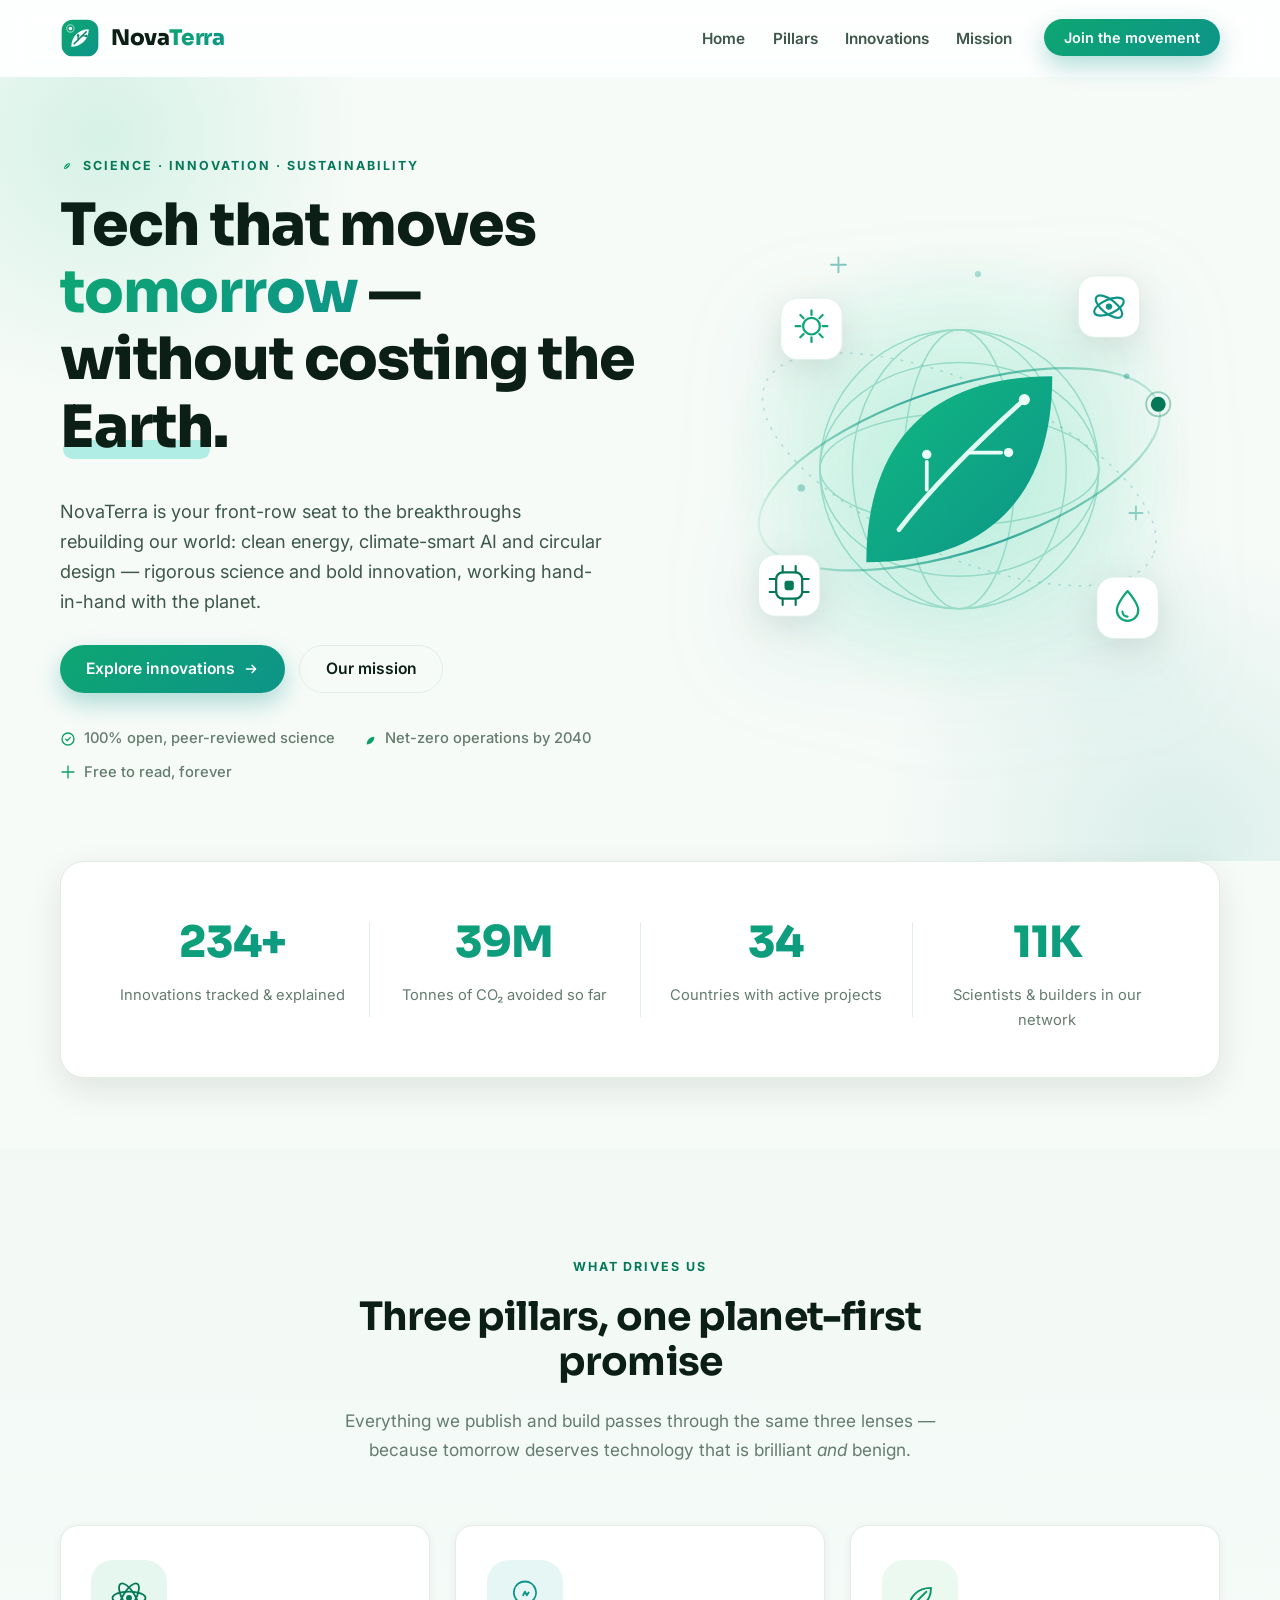
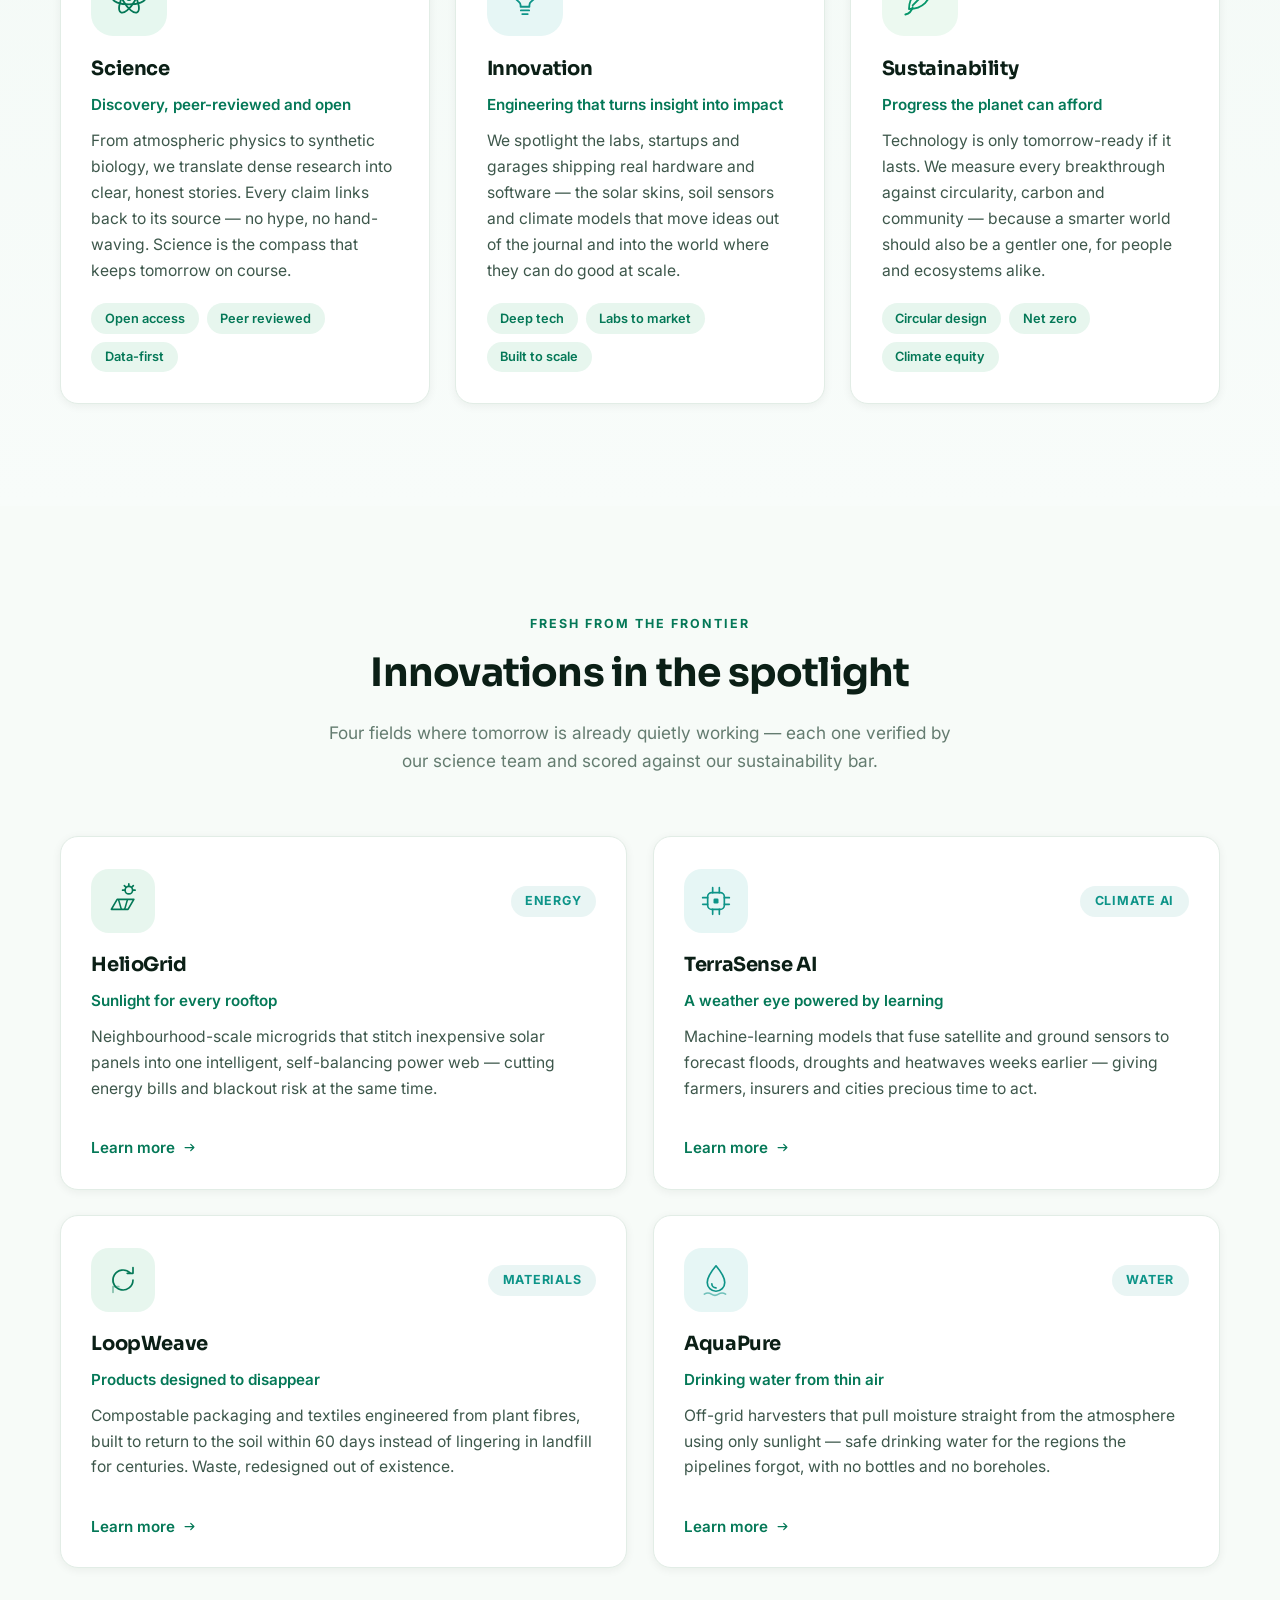
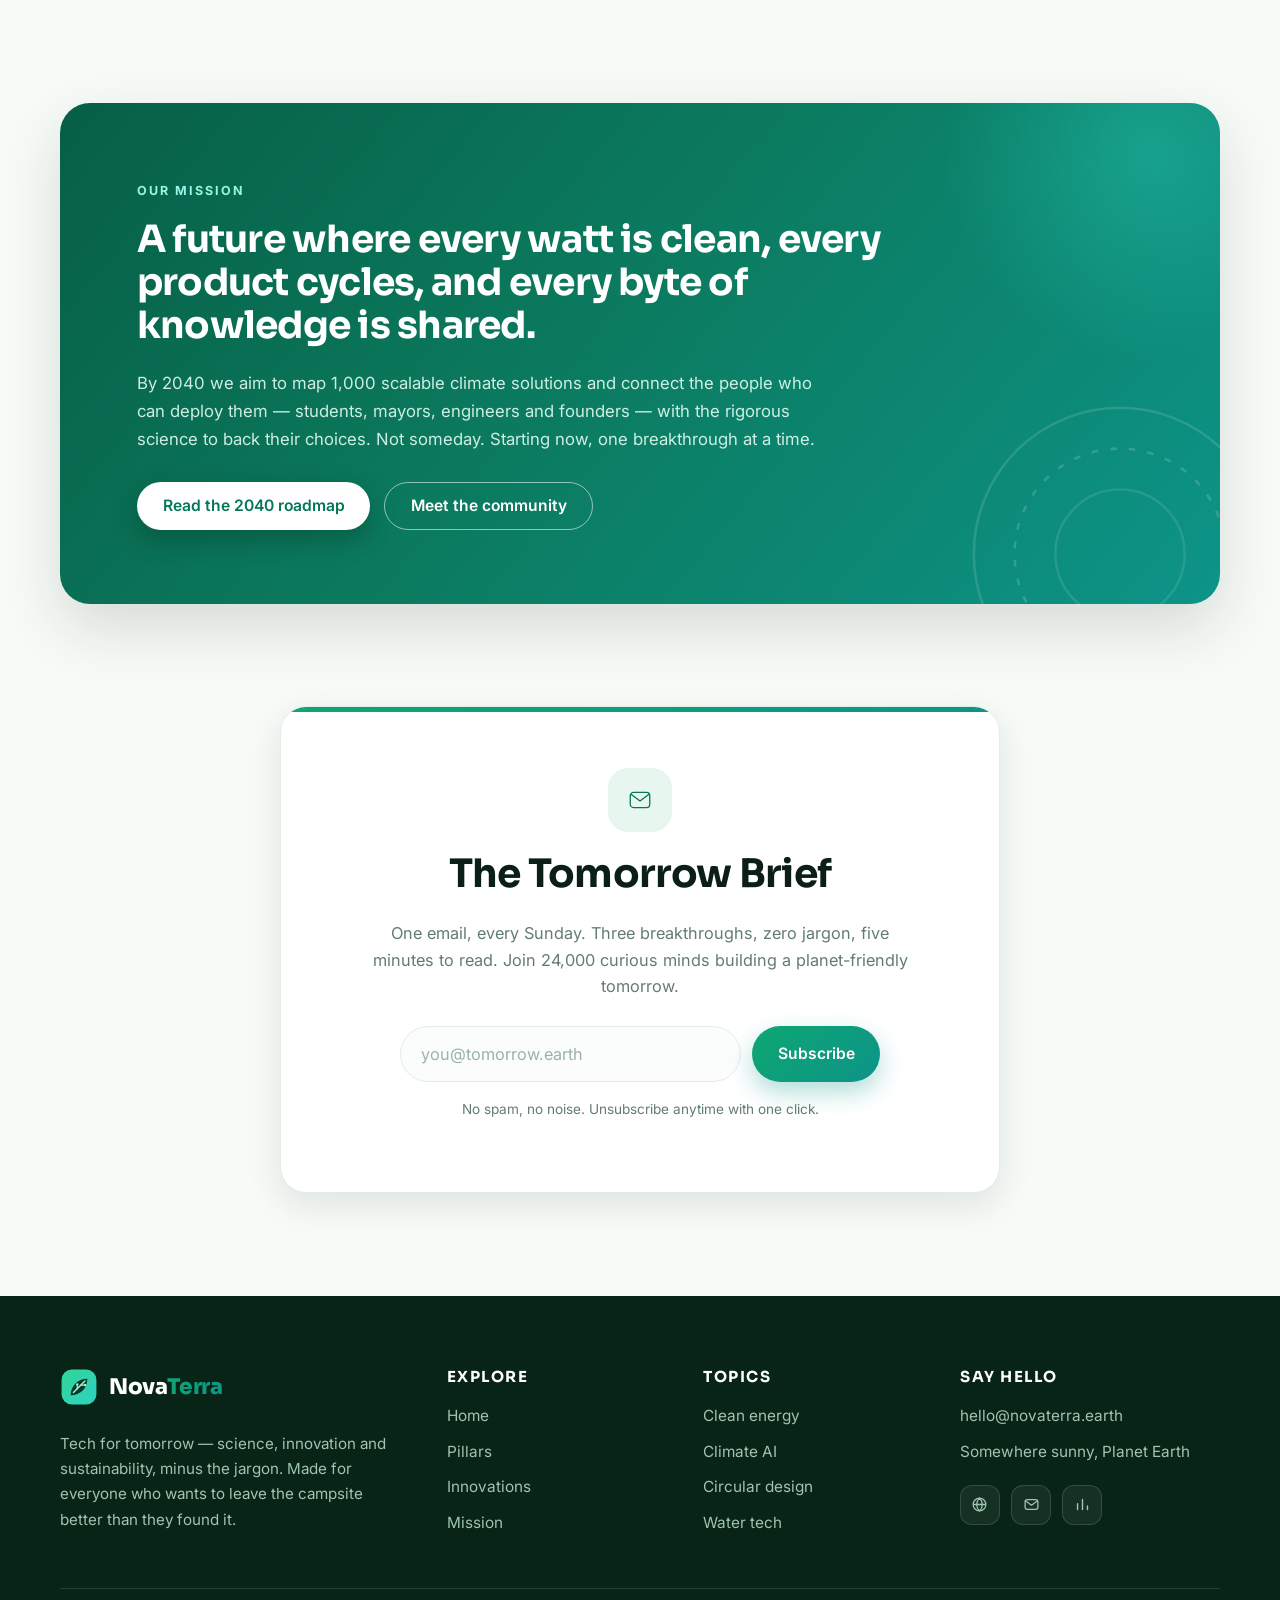
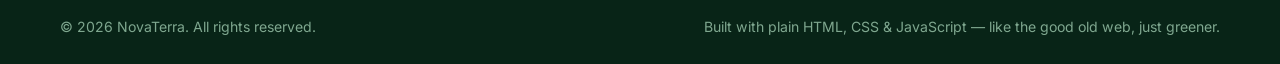
<file: download/novaterra-site/index.html>
<!DOCTYPE html>
<html lang="en">
<head>
  <meta charset="UTF-8" />
  <meta name="viewport" content="width=device-width, initial-scale=1.0" />
  <title>NovaTerra — Tech for Tomorrow | Science, Innovation &amp; Sustainability</title>
  <meta name="description" content="NovaTerra spotlights the breakthroughs in clean energy, climate-smart AI and circular design where science, innovation and sustainability meet. Tech for tomorrow — without costing the Earth." />
  <link rel="icon" href="data:image/svg+xml,%3Csvg xmlns='http://www.w3.org/2000/svg' viewBox='0 0 48 48'%3E%3Cdefs%3E%3ClinearGradient id='g' x1='4' y1='4' x2='44' y2='44' gradientUnits='userSpaceOnUse'%3E%3Cstop stop-color='%230ea672'/%3E%3Cstop offset='1' stop-color='%230d9488'/%3E%3C/linearGradient%3E%3C/defs%3E%3Crect x='2' y='2' width='44' height='44' rx='13' fill='url(%23g)'/%3E%3Cpath d='M13.5 34.5C13.5 22.5 22.5 13.5 34.5 13.5C34.5 25.5 25.5 34.5 13.5 34.5Z' fill='%23ffffff'/%3E%3Cpath d='M17 31C21.5 26.5 27 21 31.5 16.5' stroke='%230b8266' stroke-width='1.8' stroke-linecap='round' fill='none'/%3E%3Cpath d='M21.8 26.2V22.4' stroke='%230b8266' stroke-width='1.6' stroke-linecap='round'/%3E%3Ccircle cx='21.8' cy='20.9' r='1.5' fill='%230b8266'/%3E%3Cpath d='M26.5 21.5H30' stroke='%230b8266' stroke-width='1.6' stroke-linecap='round'/%3E%3Ccircle cx='31.6' cy='21.5' r='1.5' fill='%230b8266'/%3E%3C/svg%3E" />
  <link rel="preconnect" href="https://fonts.googleapis.com" />
  <link rel="preconnect" href="https://fonts.gstatic.com" crossorigin />
  <link href="https://fonts.googleapis.com/css2?family=Inter:wght@400;500;600;700&family=Sora:wght@600;700;800&display=swap" rel="stylesheet" />
  <link rel="stylesheet" href="styles.css" />
</head>
<body>
  <a class="skip-link" href="#main">Skip to content</a>

  <!-- ======= HEADER ======= -->
  <header class="site-header" id="top">
    <nav class="nav container" aria-label="Main navigation">
      <a class="brand" href="#home" aria-label="NovaTerra home">
        <svg class="logo-mark" width="40" height="40" viewBox="0 0 48 48" fill="none" xmlns="http://www.w3.org/2000/svg" role="img" aria-label="NovaTerra logo — a leaf with circuit veins">
          <defs>
            <linearGradient id="lgBadge" x1="4" y1="4" x2="44" y2="44" gradientUnits="userSpaceOnUse">
              <stop stop-color="#0ea672"/>
              <stop offset="1" stop-color="#0d9488"/>
            </linearGradient>
          </defs>
          <rect x="2" y="2" width="44" height="44" rx="13" fill="url(#lgBadge)"/>
          <path d="M13.5 34.5C13.5 22.5 22.5 13.5 34.5 13.5C34.5 25.5 25.5 34.5 13.5 34.5Z" fill="#ffffff" fill-opacity="0.96"/>
          <path d="M17 31C21.5 26.5 27 21 31.5 16.5" stroke="#0b8266" stroke-width="1.8" stroke-linecap="round" fill="none"/>
          <path d="M21.8 26.2V22.4" stroke="#0b8266" stroke-width="1.6" stroke-linecap="round"/>
          <circle cx="21.8" cy="20.9" r="1.5" fill="#0b8266"/>
          <path d="M26.5 21.5H30" stroke="#0b8266" stroke-width="1.6" stroke-linecap="round"/>
          <circle cx="31.6" cy="21.5" r="1.5" fill="#0b8266"/>
          <circle cx="12.5" cy="12.5" r="2.1" fill="#ffffff"/>
          <circle cx="12.5" cy="12.5" r="4.4" stroke="#ffffff" stroke-opacity="0.55" stroke-width="1.3"/>
        </svg>
        <span class="brand-name">Nova<em>Terra</em></span>
      </a>

      <button class="nav-toggle" type="button" aria-expanded="false" aria-controls="nav-menu" aria-label="Open menu">
        <span class="nav-toggle-bar"></span>
        <span class="nav-toggle-bar"></span>
        <span class="nav-toggle-bar"></span>
      </button>

      <div class="nav-menu" id="nav-menu">
        <ul class="nav-links">
          <li><a href="#home" class="nav-link">Home</a></li>
          <li><a href="#pillars" class="nav-link">Pillars</a></li>
          <li><a href="#innovations" class="nav-link">Innovations</a></li>
          <li><a href="#mission" class="nav-link">Mission</a></li>
        </ul>
        <a href="#subscribe" class="btn btn-primary btn-sm nav-cta">Join the movement</a>
      </div>
    </nav>
  </header>

  <main id="main">
    <!-- ======= HERO ======= -->
    <section class="hero" id="home">
      <div class="container hero-grid">
        <div class="hero-copy">
          <p class="eyebrow reveal">
            <svg width="14" height="14" viewBox="0 0 48 48" fill="none" aria-hidden="true"><path d="M13.5 34.5C13.5 22.5 22.5 13.5 34.5 13.5C34.5 25.5 25.5 34.5 13.5 34.5Z" fill="#0e9f6e"/><path d="M17 31C21.5 26.5 27 21 31.5 16.5" stroke="#ffffff" stroke-width="2.4" stroke-linecap="round" fill="none"/></svg>
            Science &middot; Innovation &middot; Sustainability
          </p>
          <h1 class="reveal" style="--d:.06s">
            Tech that moves <span class="grad-text">tomorrow</span> &mdash; without costing the <span class="accent-underline">Earth</span>.
          </h1>
          <p class="lead reveal" style="--d:.12s">
            NovaTerra is your front-row seat to the breakthroughs rebuilding our world:
            clean energy, climate-smart AI and circular design &mdash; rigorous science and
            bold innovation, working hand-in-hand with the planet.
          </p>
          <div class="hero-actions reveal" style="--d:.18s">
            <a href="#innovations" class="btn btn-primary">
              Explore innovations
              <svg width="16" height="16" viewBox="0 0 24 24" fill="none" aria-hidden="true"><path d="M5 12h14m0 0-5.5-5.5M19 12l-5.5 5.5" stroke="currentColor" stroke-width="2" stroke-linecap="round" stroke-linejoin="round"/></svg>
            </a>
            <a href="#mission" class="btn btn-ghost">Our mission</a>
          </div>
          <ul class="hero-facts reveal" style="--d:.24s">
            <li>
              <svg width="16" height="16" viewBox="0 0 24 24" fill="none" aria-hidden="true"><circle cx="12" cy="12" r="9" stroke="#0e9f6e" stroke-width="2"/><path d="m8.5 12.2 2.4 2.4 4.6-5" stroke="#0e9f6e" stroke-width="2" stroke-linecap="round" stroke-linejoin="round"/></svg>
              100% open, peer-reviewed science
            </li>
            <li>
              <svg width="16" height="16" viewBox="0 0 24 24" fill="none" aria-hidden="true"><path d="M13.5 34.5C13.5 22.5 22.5 13.5 34.5 13.5C34.5 25.5 25.5 34.5 13.5 34.5Z" fill="#0e9f6e" transform="scale(0.55) translate(2 2)"/></svg>
              Net-zero operations by 2040
            </li>
            <li>
              <svg width="16" height="16" viewBox="0 0 24 24" fill="none" aria-hidden="true"><path d="M12 3v18M3 12h18" stroke="#0e9f6e" stroke-width="2" stroke-linecap="round"/></svg>
              Free to read, forever
            </li>
          </ul>
        </div>

        <!-- Animated hero illustration -->
        <div class="hero-art reveal" style="--d:.15s" aria-hidden="true">
          <svg class="hero-svg" viewBox="0 0 560 560" fill="none" xmlns="http://www.w3.org/2000/svg">
            <defs>
              <radialGradient id="heroGlow" cx="0.5" cy="0.5" r="0.5">
                <stop stop-color="#b8f2dc" stop-opacity="0.85"/>
                <stop offset="1" stop-color="#b8f2dc" stop-opacity="0"/>
              </radialGradient>
              <linearGradient id="heroLeaf" x1="180" y1="180" x2="380" y2="380" gradientUnits="userSpaceOnUse">
                <stop stop-color="#10b981"/>
                <stop offset="1" stop-color="#0d9488"/>
              </linearGradient>
              <linearGradient id="heroRing" x1="55" y1="280" x2="505" y2="280" gradientUnits="userSpaceOnUse">
                <stop stop-color="#0ea672" stop-opacity="0.1"/>
                <stop offset="0.5" stop-color="#0d9488" stop-opacity="0.85"/>
                <stop offset="1" stop-color="#0ea672" stop-opacity="0.2"/>
              </linearGradient>
            </defs>

            <!-- glow -->
            <circle cx="280" cy="280" r="255" fill="url(#heroGlow)"/>

            <!-- globe wireframe -->
            <g stroke="#8fd8c3" stroke-width="1.6" fill="none" opacity="0.9">
              <circle cx="280" cy="280" r="150"/>
              <ellipse cx="280" cy="280" rx="60" ry="150"/>
              <ellipse cx="280" cy="280" rx="115" ry="150"/>
              <ellipse cx="280" cy="280" rx="150" ry="60"/>
              <ellipse cx="280" cy="280" rx="150" ry="115"/>
            </g>

            <!-- static faint orbit -->
            <ellipse cx="280" cy="280" rx="228" ry="92" transform="rotate(24 280 280)" stroke="#0d9488" stroke-opacity="0.25" stroke-width="1.6" stroke-dasharray="3 8"/>

            <!-- big leaf -->
            <g>
              <path d="M180 380C180 250 250 180 380 180C380 310 310 380 180 380Z" fill="url(#heroLeaf)"/>
              <path d="M215 345C250 300 300 250 350 205" stroke="#eafff6" stroke-width="5" stroke-linecap="round" fill="none" opacity="0.95"/>
              <path d="M245 302V272" stroke="#eafff6" stroke-width="4" stroke-linecap="round"/>
              <circle cx="245" cy="264" r="5" fill="#eafff6"/>
              <path d="M290 262H325" stroke="#eafff6" stroke-width="4" stroke-linecap="round"/>
              <circle cx="333" cy="262" r="5" fill="#eafff6"/>
              <circle cx="350" cy="205" r="6" fill="#eafff6"/>
            </g>

            <!-- spinning orbit + satellite -->
            <g class="hero-orbit">
              <ellipse cx="280" cy="280" rx="225" ry="88" transform="rotate(-18 280 280)" stroke="url(#heroRing)" stroke-width="2.4" fill="none"/>
              <circle cx="494" cy="210" r="8" fill="#047857"/>
              <circle cx="494" cy="210" r="13" stroke="#047857" stroke-opacity="0.35" stroke-width="2"/>
            </g>

            <!-- floating chips -->
            <g transform="translate(88 96)">
              <g class="chip float-a">
                <rect x="0" y="0" width="66" height="66" rx="18" fill="#ffffff" stroke="#dcefe6"/>
                <circle cx="33" cy="30" r="9" stroke="#0ea672" stroke-width="2.4" fill="none"/>
                <path d="M33 13v5M33 42v5M16 30h5M45 30h5M21 18l3.5 3.5M41.5 38.5 45 42M45 18l-3.5 3.5M24.5 38.5 21 42" stroke="#0ea672" stroke-width="2.4" stroke-linecap="round"/>
              </g>
            </g>
            <g transform="translate(408 72)">
              <g class="chip float-b">
                <rect x="0" y="0" width="66" height="66" rx="18" fill="#ffffff" stroke="#dcefe6"/>
                <ellipse cx="33" cy="33" rx="17" ry="7.5" stroke="#0d9488" stroke-width="2.3" fill="none" transform="rotate(-24 33 33)"/>
                <ellipse cx="33" cy="33" rx="17" ry="7.5" stroke="#0d9488" stroke-width="2.3" fill="none" transform="rotate(38 33 33)"/>
                <circle cx="33" cy="33" r="3.4" fill="#0d9488"/>
              </g>
            </g>
            <g transform="translate(64 372)">
              <g class="chip float-c">
                <rect x="0" y="0" width="66" height="66" rx="18" fill="#ffffff" stroke="#dcefe6"/>
                <rect x="19" y="19" width="28" height="28" rx="7" stroke="#047857" stroke-width="2.4" fill="none"/>
                <rect x="28" y="28" width="10" height="10" rx="2.5" fill="#047857"/>
                <path d="M26 19v-7M40 19v-7M26 47v7M40 47v7M19 26h-7M19 40h-7M47 26h7M47 40h7" stroke="#047857" stroke-width="2.3" stroke-linecap="round"/>
              </g>
            </g>
            <g transform="translate(428 396)">
              <g class="chip float-a" style="animation-delay:-2.4s">
                <rect x="0" y="0" width="66" height="66" rx="18" fill="#ffffff" stroke="#dcefe6"/>
                <path d="M33 15C33 15 21.5 28 21.5 35.5a11.5 11.5 0 0 0 23 0C44.5 28 33 15 33 15Z" stroke="#0ea672" stroke-width="2.4" fill="none" stroke-linejoin="round"/>
                <path d="M27.5 37a5.5 5.5 0 0 0 5.5 5.5" stroke="#0ea672" stroke-width="2.3" stroke-linecap="round"/>
              </g>
            </g>

            <!-- sparkles -->
            <g class="sparkles" fill="#0d9488">
              <path d="M150 60h0M150 52v16M142 60h16" stroke="#0d9488" stroke-width="2" stroke-linecap="round" opacity="0.5"/>
              <path d="M470 320v14M463 327h14" stroke="#0d9488" stroke-width="2" stroke-linecap="round" opacity="0.4"/>
              <circle cx="110" cy="300" r="4" opacity="0.35"/>
              <circle cx="460" cy="180" r="3" opacity="0.4"/>
              <circle cx="300" cy="70" r="3.4" opacity="0.3"/>
            </g>
          </svg>
        </div>
      </div>
    </section>

    <!-- ======= STATS ======= -->
    <section class="stats" aria-label="NovaTerra in numbers">
      <div class="container">
        <div class="stats-card reveal">
          <div class="stat">
            <span class="stat-num" data-count-to="250" data-suffix="+">0</span>
            <span class="stat-label">Innovations tracked &amp; explained</span>
          </div>
          <div class="stat">
            <span class="stat-num" data-count-to="42" data-suffix="M">0</span>
            <span class="stat-label">Tonnes of CO&#8322; avoided so far</span>
          </div>
          <div class="stat">
            <span class="stat-num" data-count-to="36" data-suffix="">0</span>
            <span class="stat-label">Countries with active projects</span>
          </div>
          <div class="stat">
            <span class="stat-num" data-count-to="12" data-suffix="K">0</span>
            <span class="stat-label">Scientists &amp; builders in our network</span>
          </div>
        </div>
      </div>
    </section>

    <!-- ======= PILLARS ======= -->
    <section class="pillars section section-alt" id="pillars">
      <div class="container">
        <div class="section-head reveal">
          <p class="eyebrow">What drives us</p>
          <h2>Three pillars, one planet-first promise</h2>
          <p class="section-sub">
            Everything we publish and build passes through the same three lenses &mdash;
            because tomorrow deserves technology that is brilliant <em>and</em> benign.
          </p>
        </div>

        <div class="pillars-grid">
          <article class="pillar-card reveal">
            <div class="pillar-icon icon-science">
              <svg width="44" height="44" viewBox="0 0 48 48" fill="none" aria-hidden="true">
                <ellipse cx="24" cy="24" rx="18" ry="7" stroke="currentColor" stroke-width="2"/>
                <ellipse cx="24" cy="24" rx="18" ry="7" stroke="currentColor" stroke-width="2" transform="rotate(60 24 24)"/>
                <ellipse cx="24" cy="24" rx="18" ry="7" stroke="currentColor" stroke-width="2" transform="rotate(120 24 24)"/>
                <circle cx="24" cy="24" r="3.2" fill="currentColor"/>
              </svg>
            </div>
            <h3>Science</h3>
            <p class="pillar-kicker">Discovery, peer-reviewed and open</p>
            <p>
              From atmospheric physics to synthetic biology, we translate dense research
              into clear, honest stories. Every claim links back to its source &mdash; no hype,
              no hand-waving. Science is the compass that keeps tomorrow on course.
            </p>
            <ul class="tag-row" aria-label="Science topics">
              <li>Open access</li>
              <li>Peer reviewed</li>
              <li>Data-first</li>
            </ul>
          </article>

          <article class="pillar-card reveal" style="--d:.1s">
            <div class="pillar-icon icon-innovation">
              <svg width="44" height="44" viewBox="0 0 48 48" fill="none" aria-hidden="true">
                <path d="M24 6a12 12 0 0 1 6.8 21.9c-1.3.9-2 2.4-2 4v1.6h-9.6V32c0-1.6-.7-3.1-2-4A12 12 0 0 1 24 6Z" stroke="currentColor" stroke-width="2" stroke-linejoin="round"/>
                <path d="M19.5 37.5h9M21 41.5h6" stroke="currentColor" stroke-width="2" stroke-linecap="round"/>
                <path d="m22 21 2-4 2 4 2-3" stroke="currentColor" stroke-width="2" stroke-linecap="round" stroke-linejoin="round"/>
              </svg>
            </div>
            <h3>Innovation</h3>
            <p class="pillar-kicker">Engineering that turns insight into impact</p>
            <p>
              We spotlight the labs, startups and garages shipping real hardware and
              software &mdash; the solar skins, soil sensors and climate models that move ideas
              out of the journal and into the world where they can do good at scale.
            </p>
            <ul class="tag-row" aria-label="Innovation topics">
              <li>Deep tech</li>
              <li>Labs to market</li>
              <li>Built to scale</li>
            </ul>
          </article>

          <article class="pillar-card reveal" style="--d:.2s">
            <div class="pillar-icon icon-sustain">
              <svg width="44" height="44" viewBox="0 0 48 48" fill="none" aria-hidden="true">
                <path d="M12 36C12 22.7 21.3 13 36 13C36 26.3 26.7 36 12 36Z" stroke="currentColor" stroke-width="2" stroke-linejoin="round"/>
                <path d="M16 32C20.5 27.5 26 22 31 17" stroke="currentColor" stroke-width="2" stroke-linecap="round"/>
                <path d="M8 42c4-1 7-4 8-8" stroke="currentColor" stroke-width="2" stroke-linecap="round"/>
              </svg>
            </div>
            <h3>Sustainability</h3>
            <p class="pillar-kicker">Progress the planet can afford</p>
            <p>
              Technology is only tomorrow-ready if it lasts. We measure every breakthrough
              against circularity, carbon and community &mdash; because a smarter world should
              also be a gentler one, for people and ecosystems alike.
            </p>
            <ul class="tag-row" aria-label="Sustainability topics">
              <li>Circular design</li>
              <li>Net zero</li>
              <li>Climate equity</li>
            </ul>
          </article>
        </div>
      </div>
    </section>

    <!-- ======= INNOVATIONS ======= -->
    <section class="innovations section" id="innovations">
      <div class="container">
        <div class="section-head reveal">
          <p class="eyebrow">Fresh from the frontier</p>
          <h2>Innovations in the spotlight</h2>
          <p class="section-sub">
            Four fields where tomorrow is already quietly working &mdash; each one
            verified by our science team and scored against our sustainability bar.
          </p>
        </div>

        <div class="innovations-grid">
          <article class="innov-card reveal">
            <div class="innov-top">
              <span class="innov-icon">
                <svg width="40" height="40" viewBox="0 0 48 48" fill="none" aria-hidden="true">
                  <path d="M10 34 17 22h20l-7 12H10Z" stroke="currentColor" stroke-width="2" stroke-linejoin="round"/>
                  <path d="M18.5 22 22 34M29.5 22 26 34" stroke="currentColor" stroke-width="1.8"/>
                  <circle cx="31" cy="11" r="4.5" stroke="currentColor" stroke-width="2"/>
                  <path d="M31 3.5V6M38.5 11H36M26 11h-2.5M36.4 5.6l-1.8 1.8M25.6 5.6l1.8 1.8" stroke="currentColor" stroke-width="2" stroke-linecap="round"/>
                </svg>
              </span>
              <span class="innov-tag">Energy</span>
            </div>
            <h3>HelioGrid</h3>
            <p class="innov-kicker">Sunlight for every rooftop</p>
            <p>
              Neighbourhood-scale microgrids that stitch inexpensive solar panels into one
              intelligent, self-balancing power web &mdash; cutting energy bills and blackout
              risk at the same time.
            </p>
            <a href="#subscribe" class="text-link" aria-label="Learn more about HelioGrid in the Tomorrow Brief">Learn more
              <svg width="15" height="15" viewBox="0 0 24 24" fill="none" aria-hidden="true"><path d="M5 12h14m0 0-5-5m5 5-5 5" stroke="currentColor" stroke-width="2" stroke-linecap="round" stroke-linejoin="round"/></svg>
            </a>
          </article>

          <article class="innov-card reveal" style="--d:.08s">
            <div class="innov-top">
              <span class="innov-icon">
                <svg width="40" height="40" viewBox="0 0 48 48" fill="none" aria-hidden="true">
                  <rect x="14" y="14" width="20" height="20" rx="5" stroke="currentColor" stroke-width="2"/>
                  <rect x="21" y="21" width="6" height="6" rx="1.5" fill="currentColor"/>
                  <path d="M20 14V8M28 14V8M20 40v-6M28 40v-6M14 20H8M14 28H8M40 20h-6M40 28h-6" stroke="currentColor" stroke-width="2" stroke-linecap="round"/>
                </svg>
              </span>
              <span class="innov-tag">Climate AI</span>
            </div>
            <h3>TerraSense AI</h3>
            <p class="innov-kicker">A weather eye powered by learning</p>
            <p>
              Machine-learning models that fuse satellite and ground sensors to forecast
              floods, droughts and heatwaves weeks earlier &mdash; giving farmers, insurers and
              cities precious time to act.
            </p>
            <a href="#subscribe" class="text-link" aria-label="Learn more about TerraSense AI in the Tomorrow Brief">Learn more
              <svg width="15" height="15" viewBox="0 0 24 24" fill="none" aria-hidden="true"><path d="M5 12h14m0 0-5-5m5 5-5 5" stroke="currentColor" stroke-width="2" stroke-linecap="round" stroke-linejoin="round"/></svg>
            </a>
          </article>

          <article class="innov-card reveal" style="--d:.16s">
            <div class="innov-top">
              <span class="innov-icon">
                <svg width="40" height="40" viewBox="0 0 48 48" fill="none" aria-hidden="true">
                  <path d="M36 24a12 12 0 1 1-3.5-8.5" stroke="currentColor" stroke-width="2" stroke-linecap="round"/>
                  <path d="M36 9v7h-7" stroke="currentColor" stroke-width="2" stroke-linecap="round" stroke-linejoin="round"/>
                  <path d="M12 24a12 12 0 0 0 3.5 8.5" stroke="currentColor" stroke-width="2" stroke-linecap="round" opacity="0.45"/>
                  <path d="M12 39v-7h7" stroke="currentColor" stroke-width="2" stroke-linecap="round" stroke-linejoin="round" opacity="0.45"/>
                </svg>
              </span>
              <span class="innov-tag">Materials</span>
            </div>
            <h3>LoopWeave</h3>
            <p class="innov-kicker">Products designed to disappear</p>
            <p>
              Compostable packaging and textiles engineered from plant fibres, built to
              return to the soil within 60 days instead of lingering in landfill for
              centuries. Waste, redesigned out of existence.
            </p>
            <a href="#subscribe" class="text-link" aria-label="Learn more about LoopWeave in the Tomorrow Brief">Learn more
              <svg width="15" height="15" viewBox="0 0 24 24" fill="none" aria-hidden="true"><path d="M5 12h14m0 0-5-5m5 5-5 5" stroke="currentColor" stroke-width="2" stroke-linecap="round" stroke-linejoin="round"/></svg>
            </a>
          </article>

          <article class="innov-card reveal" style="--d:.24s">
            <div class="innov-top">
              <span class="innov-icon">
                <svg width="40" height="40" viewBox="0 0 48 48" fill="none" aria-hidden="true">
                  <path d="M24 7C24 7 13.5 19.5 13.5 27a10.5 10.5 0 0 0 21 0C34.5 19.5 24 7 24 7Z" stroke="currentColor" stroke-width="2" stroke-linejoin="round"/>
                  <path d="M19 28.5a5 5 0 0 0 5 5" stroke="currentColor" stroke-width="2" stroke-linecap="round"/>
                  <path d="M10 41c2.8-1.8 5.7-1.8 8.5 0 2.8 1.8 5.7 1.8 8.5 0 2.8-1.8 5.7-1.8 8.5 0" stroke="currentColor" stroke-width="2" stroke-linecap="round" opacity="0.55"/>
                </svg>
              </span>
              <span class="innov-tag">Water</span>
            </div>
            <h3>AquaPure</h3>
            <p class="innov-kicker">Drinking water from thin air</p>
            <p>
              Off-grid harvesters that pull moisture straight from the atmosphere using
              only sunlight &mdash; safe drinking water for the regions the pipelines forgot,
              with no bottles and no boreholes.
            </p>
            <a href="#subscribe" class="text-link" aria-label="Learn more about AquaPure in the Tomorrow Brief">Learn more
              <svg width="15" height="15" viewBox="0 0 24 24" fill="none" aria-hidden="true"><path d="M5 12h14m0 0-5-5m5 5-5 5" stroke="currentColor" stroke-width="2" stroke-linecap="round" stroke-linejoin="round"/></svg>
            </a>
          </article>
        </div>
      </div>
    </section>

    <!-- ======= MISSION ======= -->
    <section class="mission" id="mission">
      <div class="container">
        <div class="mission-panel reveal">
          <svg class="mission-deco" viewBox="0 0 200 200" fill="none" aria-hidden="true">
            <circle cx="100" cy="100" r="86" stroke="rgba(255,255,255,0.14)" stroke-width="1.5"/>
            <circle cx="100" cy="100" r="62" stroke="rgba(255,255,255,0.18)" stroke-width="1.5" stroke-dasharray="4 7"/>
            <circle cx="100" cy="100" r="38" stroke="rgba(255,255,255,0.12)" stroke-width="1.5"/>
          </svg>
          <p class="eyebrow eyebrow-light">Our mission</p>
          <h2>
            A future where every watt is clean, every product cycles,
            and every byte of knowledge is shared.
          </h2>
          <p class="mission-copy">
            By 2040 we aim to map 1,000 scalable climate solutions and connect the people
            who can deploy them &mdash; students, mayors, engineers and founders &mdash; with the
            rigorous science to back their choices. Not someday. Starting now, one
            breakthrough at a time.
          </p>
          <div class="mission-actions">
            <a href="#subscribe" class="btn btn-light">Read the 2040 roadmap</a>
            <a href="#pillars" class="btn btn-outline-light">Meet the community</a>
          </div>
        </div>
      </div>
    </section>

    <!-- ======= NEWSLETTER ======= -->
    <section class="subscribe section" id="subscribe">
      <div class="container">
        <div class="subscribe-card reveal">
          <div class="subscribe-badge" aria-hidden="true">
            <svg width="26" height="26" viewBox="0 0 48 48" fill="none">
              <rect x="6" y="10" width="36" height="28" rx="6" stroke="#047857" stroke-width="2.4"/>
              <path d="m8 14 16 12 16-12" stroke="#047857" stroke-width="2.4" stroke-linecap="round" stroke-linejoin="round"/>
            </svg>
          </div>
          <h2>The Tomorrow Brief</h2>
          <p class="subscribe-sub">
            One email, every Sunday. Three breakthroughs, zero jargon, five minutes to
            read. Join 24,000 curious minds building a planet-friendly tomorrow.
          </p>
          <form class="subscribe-form" id="subscribe-form" novalidate>
            <label class="sr-only" for="email">Email address</label>
            <input type="email" id="email" name="email" placeholder="you@tomorrow.earth" autocomplete="email" required />
            <button type="submit" class="btn btn-primary">Subscribe</button>
          </form>
          <p class="form-note">No spam, no noise. Unsubscribe anytime with one click.</p>
          <p class="form-msg" id="form-msg" role="status" aria-live="polite"></p>
        </div>
      </div>
    </section>
  </main>

  <!-- ======= FOOTER ======= -->
  <footer class="site-footer">
    <div class="container">
      <div class="footer-grid">
        <div class="footer-brand">
          <a class="brand brand-footer" href="#home" aria-label="NovaTerra home">
            <svg class="logo-mark" width="38" height="38" viewBox="0 0 48 48" fill="none" xmlns="http://www.w3.org/2000/svg" aria-hidden="true">
              <defs>
                <linearGradient id="lgBadgeF" x1="4" y1="4" x2="44" y2="44" gradientUnits="userSpaceOnUse">
                  <stop stop-color="#34d399"/>
                  <stop offset="1" stop-color="#2dd4bf"/>
                </linearGradient>
              </defs>
              <rect x="2" y="2" width="44" height="44" rx="13" fill="url(#lgBadgeF)"/>
              <path d="M13.5 34.5C13.5 22.5 22.5 13.5 34.5 13.5C34.5 25.5 25.5 34.5 13.5 34.5Z" fill="#06281d" fill-opacity="0.9"/>
              <path d="M17 31C21.5 26.5 27 21 31.5 16.5" stroke="#a7f3d0" stroke-width="1.8" stroke-linecap="round" fill="none"/>
              <path d="M21.8 26.2V22.4" stroke="#a7f3d0" stroke-width="1.6" stroke-linecap="round"/>
              <circle cx="21.8" cy="20.9" r="1.5" fill="#a7f3d0"/>
              <path d="M26.5 21.5H30" stroke="#a7f3d0" stroke-width="1.6" stroke-linecap="round"/>
              <circle cx="31.6" cy="21.5" r="1.5" fill="#a7f3d0"/>
            </svg>
            <span class="brand-name">Nova<em>Terra</em></span>
          </a>
          <p class="footer-blurb">
            Tech for tomorrow &mdash; science, innovation and sustainability,
            minus the jargon. Made for everyone who wants to leave the
            campsite better than they found it.
          </p>
        </div>

        <nav class="footer-col" aria-label="Explore">
          <h3>Explore</h3>
          <ul>
            <li><a href="#home">Home</a></li>
            <li><a href="#pillars">Pillars</a></li>
            <li><a href="#innovations">Innovations</a></li>
            <li><a href="#mission">Mission</a></li>
          </ul>
        </nav>

        <nav class="footer-col" aria-label="Topics">
          <h3>Topics</h3>
          <ul>
            <li><a href="#innovations">Clean energy</a></li>
            <li><a href="#innovations">Climate AI</a></li>
            <li><a href="#innovations">Circular design</a></li>
            <li><a href="#innovations">Water tech</a></li>
          </ul>
        </nav>

        <div class="footer-col" aria-label="Contact">
          <h3>Say hello</h3>
          <ul>
            <li><a href="mailto:hello@novaterra.earth">hello@novaterra.earth</a></li>
            <li>Somewhere sunny, Planet Earth</li>
          </ul>
          <div class="social-row">
            <a href="#home" class="social-link" aria-label="NovaTerra on the web">
              <svg width="17" height="17" viewBox="0 0 24 24" fill="none" aria-hidden="true"><circle cx="12" cy="12" r="9" stroke="currentColor" stroke-width="1.8"/><path d="M3 12h18M12 3c2.6 2.5 4 5.6 4 9s-1.4 6.5-4 9c-2.6-2.5-4-5.6-4-9s1.4-6.5 4-9Z" stroke="currentColor" stroke-width="1.8"/></svg>
            </a>
            <a href="mailto:hello@novaterra.earth" class="social-link" aria-label="Email NovaTerra">
              <svg width="17" height="17" viewBox="0 0 24 24" fill="none" aria-hidden="true"><rect x="3" y="5" width="18" height="14" rx="3" stroke="currentColor" stroke-width="1.8"/><path d="m4 7 8 6 8-6" stroke="currentColor" stroke-width="1.8" stroke-linecap="round" stroke-linejoin="round"/></svg>
            </a>
            <a href="#subscribe" class="social-link" aria-label="NovaTerra newsletter">
              <svg width="17" height="17" viewBox="0 0 24 24" fill="none" aria-hidden="true"><path d="M5 19V11M12 19V5M19 19v-5" stroke="currentColor" stroke-width="2" stroke-linecap="round"/></svg>
            </a>
          </div>
        </div>
      </div>

      <div class="footer-bottom">
        <p>&copy; <span id="year">2026</span> NovaTerra. All rights reserved.</p>
        <p>Built with plain HTML, CSS &amp; JavaScript &mdash; like the good old web, just greener.</p>
      </div>
    </div>
  </footer>

  <button class="to-top" id="to-top" type="button" aria-label="Back to top">
    <svg width="18" height="18" viewBox="0 0 24 24" fill="none" aria-hidden="true"><path d="M12 19V5m0 0-6 6m6-6 6 6" stroke="currentColor" stroke-width="2.2" stroke-linecap="round" stroke-linejoin="round"/></svg>
  </button>

  <script src="script.js"></script>
</body>
</html>
</file>
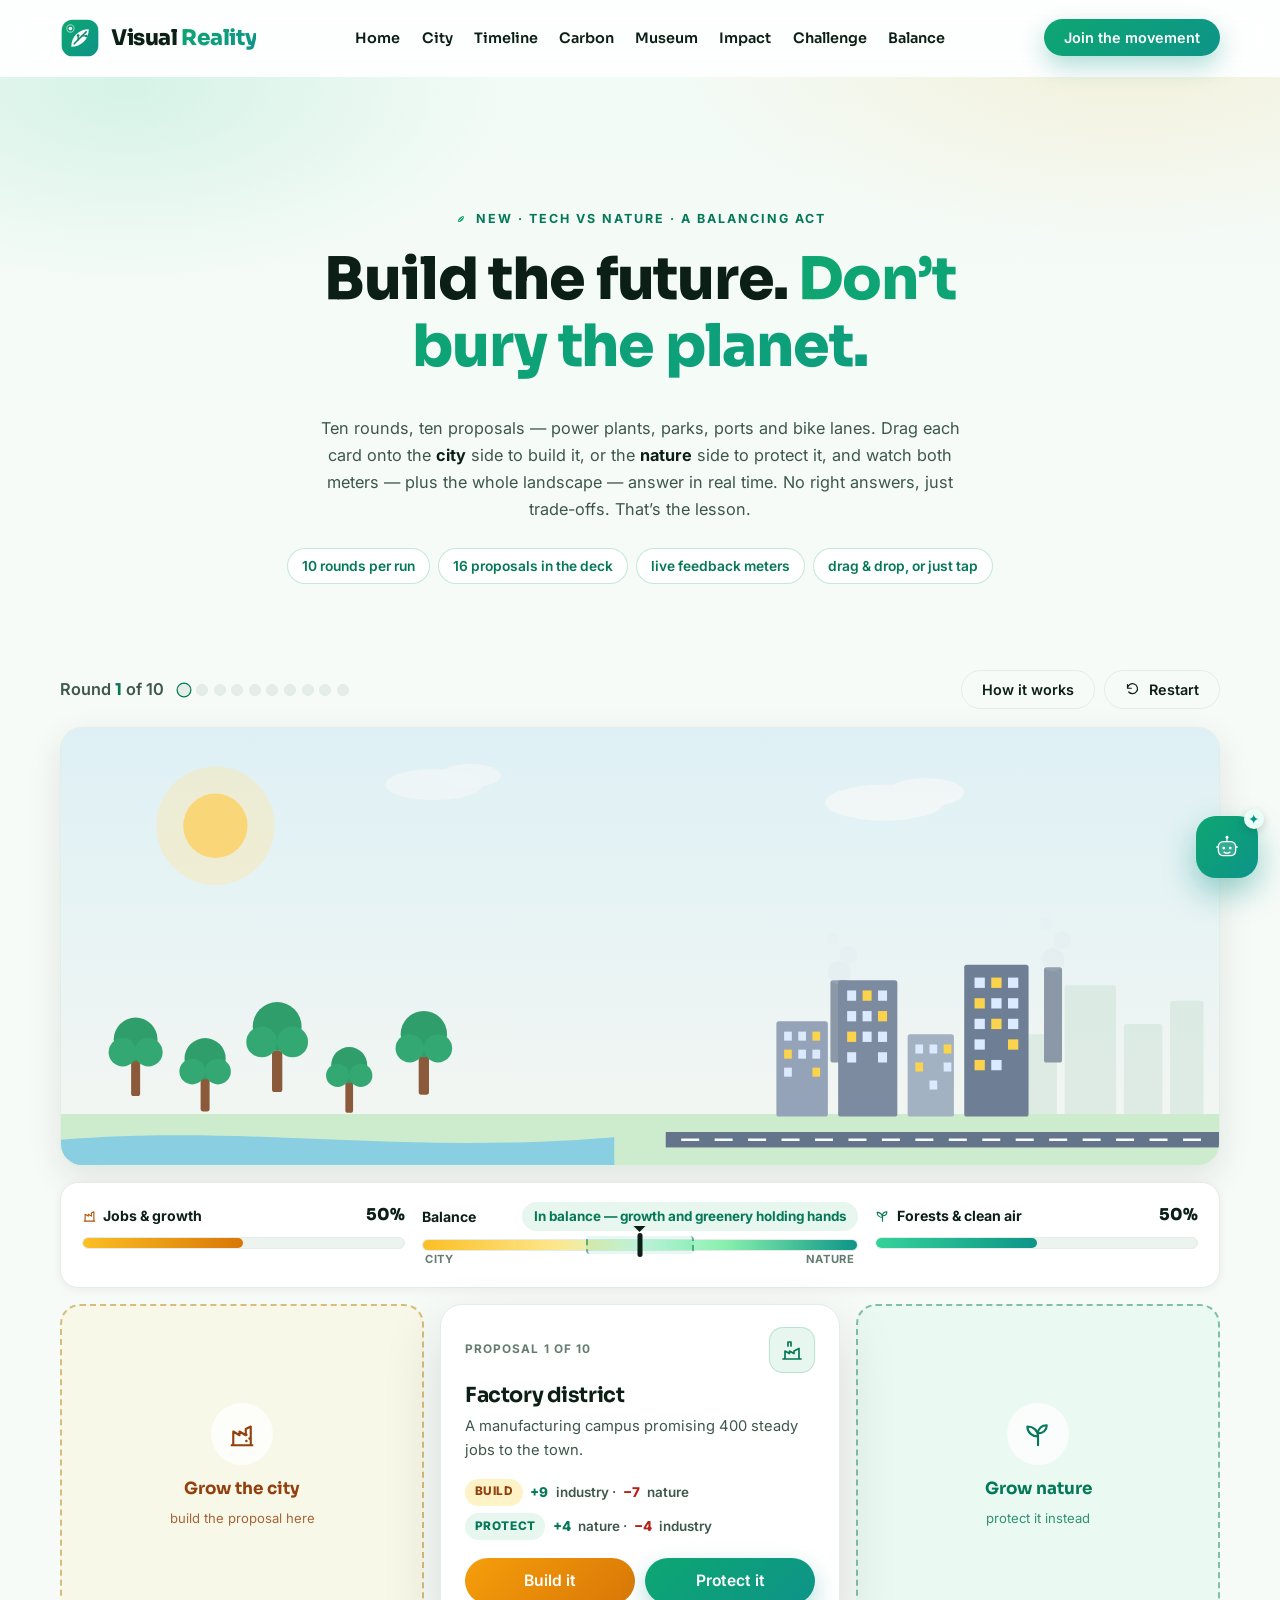
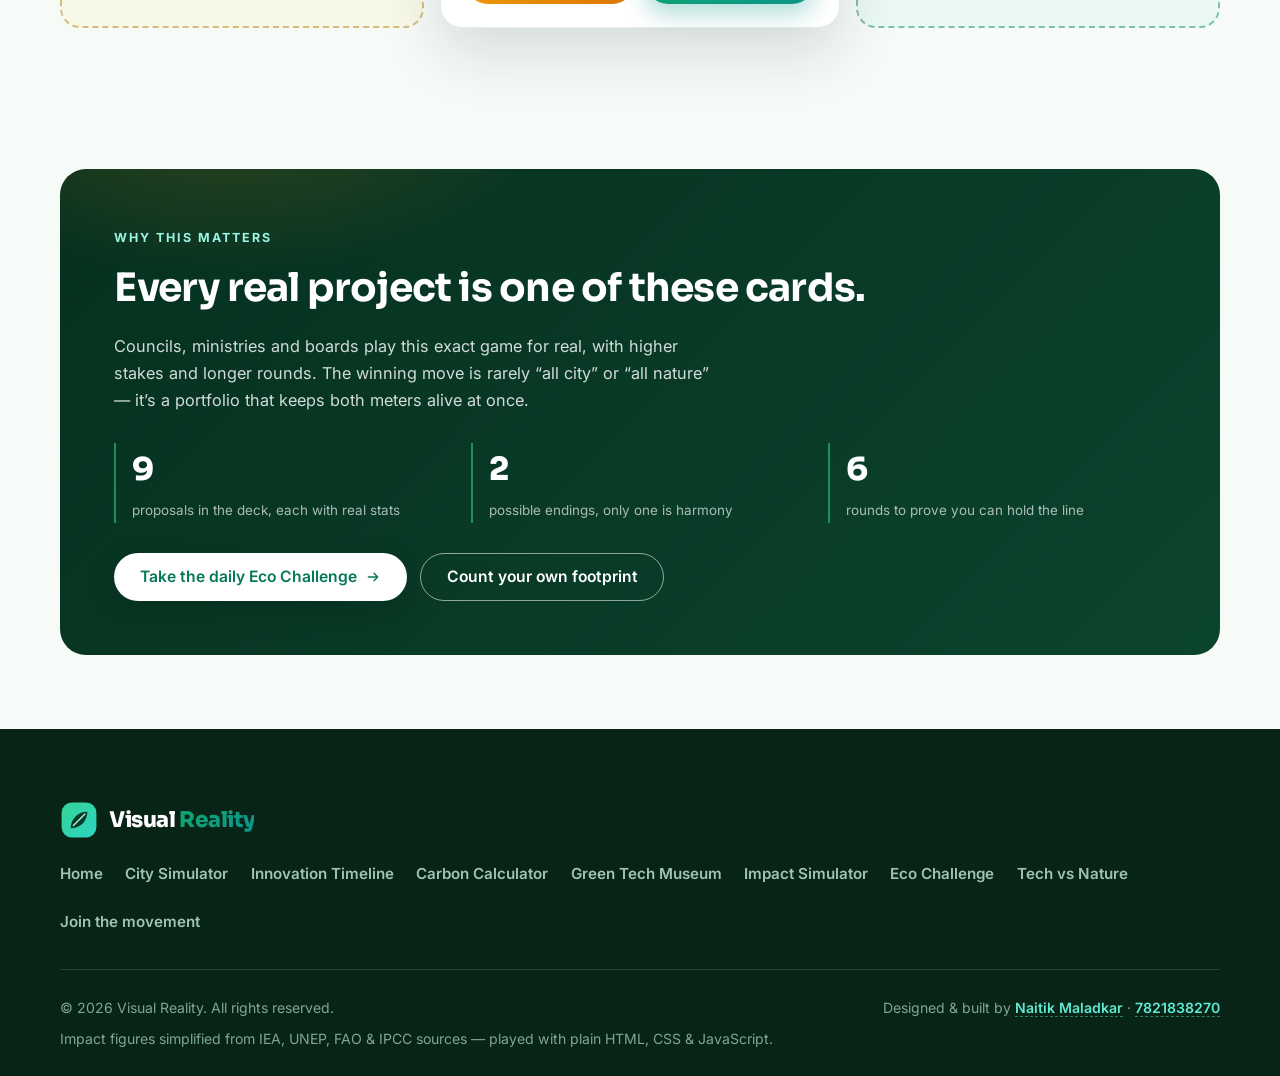
<file: public/balance.html>
<!DOCTYPE html>
<html lang="en">
<head>
  <meta charset="UTF-8" />
  <meta name="viewport" content="width=device-width, initial-scale=1.0" />
  <title>Tech vs Nature — Visual Reality | The balance game</title>
  <meta name="description" content="Ten rounds, ten project cards, one region to run. Drag each proposal onto the city side or the nature side and watch jobs, smog, forests and birds react in real time. A simple drag-and-drop game that teaches the real trade-offs of sustainable development." />
  <link rel="icon" href="data:image/svg+xml,%3Csvg xmlns='http://www.w3.org/2000/svg' viewBox='0 0 48 48'%3E%3Cdefs%3E%3ClinearGradient id='g' x1='4' y1='4' x2='44' y2='44' gradientUnits='userSpaceOnUse'%3E%3Cstop stop-color='%230ea672'/%3E%3Cstop offset='1' stop-color='%230d9488'/%3E%3C/linearGradient%3E%3C/defs%3E%3Crect x='2' y='2' width='44' height='44' rx='13' fill='url(%23g)'/%3E%3Cpath d='M13.5 34.5C13.5 22.5 22.5 13.5 34.5 13.5C34.5 25.5 25.5 34.5 13.5 34.5Z' fill='%23ffffff'/%3E%3Cpath d='M17 31C21.5 26.5 27 21 31.5 16.5' stroke='%230b8266' stroke-width='1.8' stroke-linecap='round' fill='none'/%3E%3C/svg%3E" />
  <link rel="preconnect" href="https://fonts.googleapis.com" />
  <link rel="preconnect" href="https://fonts.gstatic.com" crossorigin />
  <link href="https://fonts.googleapis.com/css2?family=Inter:wght@400;500;600;700&family=Sora:wght@600;700;800&display=swap" rel="stylesheet" />
  <link rel="stylesheet" href="styles.css?v=20261022a" />
  <link rel="stylesheet" href="motion.css?v=20261022a" />
  <link rel="stylesheet" href="terrasense.css?v=20261022a" />
  <link rel="stylesheet" href="balance.css?v=20261022a" />
</head>
<body class="balance-page">
  <a class="skip-link" href="#main">Skip to content</a>

  <header class="site-header" id="top">
    <nav class="nav container" aria-label="Main navigation">
      <a class="brand" href="./" aria-label="Visual Reality home">
        <svg class="logo-mark" width="40" height="40" viewBox="0 0 48 48" fill="none" xmlns="http://www.w3.org/2000/svg" role="img" aria-label="Visual Reality logo — a leaf with circuit veins">
          <defs>
            <linearGradient id="lgBadge" x1="4" y1="4" x2="44" y2="44" gradientUnits="userSpaceOnUse">
              <stop stop-color="#0ea672"/>
              <stop offset="1" stop-color="#0d9488"/>
            </linearGradient>
          </defs>
          <rect x="2" y="2" width="44" height="44" rx="13" fill="url(#lgBadge)"/>
          <path d="M13.5 34.5C13.5 22.5 22.5 13.5 34.5 13.5C34.5 25.5 25.5 34.5 13.5 34.5Z" fill="#ffffff" fill-opacity="0.96"/>
          <path d="M17 31C21.5 26.5 27 21 31.5 16.5" stroke="#0b8266" stroke-width="1.8" stroke-linecap="round" fill="none"/>
          <path d="M21.8 26.2V22.4" stroke="#0b8266" stroke-width="1.6" stroke-linecap="round"/>
          <circle cx="21.8" cy="20.9" r="1.5" fill="#0b8266"/>
          <path d="M26.5 21.5H30" stroke="#0b8266" stroke-width="1.6" stroke-linecap="round"/>
          <circle cx="31.6" cy="21.5" r="1.5" fill="#0b8266"/>
          <circle cx="12.5" cy="12.5" r="2.1" fill="#ffffff"/>
          <circle cx="12.5" cy="12.5" r="4.4" stroke="#ffffff" stroke-opacity="0.55" stroke-width="1.3"/>
        </svg>
        <span class="brand-name">Visual <em>Reality</em></span>
      </a>

        <div class="nav-menu" id="nav-menu">
        <div class="container nav-menu-inner">
          <nav class="nav-links" aria-label="Site pages">
            <a href="./" aria-label="Home"><span class="nl-t">Home</span><span class="nl-s" aria-hidden="true">Home</span><span class="nl-d">Start here</span></a>
            <a href="./city" aria-label="Future City"><span class="nl-t">Future City</span><span class="nl-s" aria-hidden="true">City</span><span class="nl-d">Build a 2060 city</span></a>
            <a href="./timeline" aria-label="Timeline"><span class="nl-t">Timeline</span><span class="nl-s" aria-hidden="true">Timeline</span><span class="nl-d">1952 &rarr; today</span></a>
            <a href="./carbon" aria-label="Carbon Calculator"><span class="nl-t">Carbon Calculator</span><span class="nl-s" aria-hidden="true">Carbon</span><span class="nl-d">Measure your footprint</span></a>
            <a href="./museum" aria-label="Green Tech Museum"><span class="nl-t">Green Tech Museum</span><span class="nl-s" aria-hidden="true">Museum</span><span class="nl-d">Walk the halls</span></a>
            <a href="./impact" aria-label="Impact Simulator"><span class="nl-t">Impact Simulator</span><span class="nl-s" aria-hidden="true">Impact</span><span class="nl-d">What-if the world</span></a>
            <a href="./challenge" aria-label="Eco Challenge"><span class="nl-t">Eco Challenge</span><span class="nl-s" aria-hidden="true">Challenge</span><span class="nl-d">Daily green quests</span></a>
            <a href="./balance" aria-label="Tech vs Nature"><span class="nl-t">Tech vs Nature</span><span class="nl-s" aria-hidden="true">Balance</span><span class="nl-d">The balance game</span></a>
          </nav>
          <a href="./#join" class="btn btn-primary btn-sm nav-menu-cta">Join the movement</a>
        </div>
        </div>

      <div class="nav-right">
        <a href="./#join" class="btn btn-primary btn-sm nav-cta">Join the movement</a>
        <button class="nav-toggle" type="button" aria-expanded="false" aria-controls="nav-menu" aria-label="Open menu">
          <span class="nav-toggle-bar" aria-hidden="true"></span>
          <span class="nav-toggle-bar" aria-hidden="true"></span>
          <span class="nav-toggle-bar" aria-hidden="true"></span>
        </button>
      </div>
    </nav>

  </header>

  <main id="main">
    <!-- ======= HERO ======= -->
    <section class="bg-hero">
      <div class="container">
        <p class="eyebrow reveal">
          <svg width="14" height="14" viewBox="0 0 48 48" fill="none" aria-hidden="true"><path d="M13.5 34.5C13.5 22.5 22.5 13.5 34.5 13.5C34.5 25.5 25.5 34.5 13.5 34.5Z" fill="#0e9f6e"/><path d="M17 31C21.5 26.5 27 21 31.5 16.5" stroke="#ffffff" stroke-width="2.4" stroke-linecap="round" fill="none"/></svg>
          New &middot; Tech vs Nature &middot; a balancing act
        </p>
        <h1 class="reveal" style="--d:.06s">
          Build the future. <span class="grad-text">Don&rsquo;t bury the planet.</span>
        </h1>
        <p class="lead reveal" style="--d:.12s">
          Ten rounds, ten proposals &mdash; power plants, parks, ports and bike lanes.
          Drag each card onto the <b>city</b> side to build it, or the <b>nature</b> side
          to protect it, and watch both meters &mdash; plus the whole landscape &mdash;
          answer in real time. No right answers, just trade-offs. That&rsquo;s the lesson.
        </p>
        <ul class="bg-hero-chips reveal" style="--d:.18s" aria-label="Game facts">
          <li>10 rounds per run</li>
          <li>16 proposals in the deck</li>
          <li>live feedback meters</li>
          <li>drag &amp; drop, or just tap</li>
        </ul>
      </div>
    </section>

    <!-- ======= ARENA ======= -->
    <section class="bg-arena section" aria-label="Balance game">
      <div class="container">
        <div class="bg-topbar reveal">
          <div class="bg-topbar-left">
            <p class="bg-round" id="bg-round">Round <b>1</b> of 10</p>
            <div class="bg-pips" id="bg-pips" aria-hidden="true"></div>
          </div>
          <div class="bg-topbar-actions">
            <button type="button" class="btn btn-ghost btn-sm" id="bg-howto-btn">How it works</button>
            <button type="button" class="btn btn-ghost btn-sm" id="bg-restart" aria-label="Restart game">
              <svg width="15" height="15" viewBox="0 0 24 24" fill="none" aria-hidden="true"><path d="M4 10a8 8 0 1 1 2 6M4 10V4m0 6h6" stroke="currentColor" stroke-width="1.9" stroke-linecap="round" stroke-linejoin="round"/></svg>
              Restart
            </button>
          </div>
        </div>

        <!-- Scene -->
        <div class="bg-scene reveal" aria-hidden="true">
          <svg id="bg-svg" viewBox="0 0 900 340" preserveAspectRatio="xMidYMax slice" xmlns="http://www.w3.org/2000/svg">
            <defs>
              <linearGradient id="bgSky" x1="0" y1="0" x2="0" y2="1">
                <stop offset="0" stop-color="#dff3fb"/>
                <stop offset="1" stop-color="#f7fbf8"/>
              </linearGradient>
            </defs>

            <rect width="900" height="340" fill="url(#bgSky)"/>

            <!-- sun -->
            <g id="bg-sun">
              <circle cx="120" cy="76" r="46" fill="#ffe9a8" opacity="0.45"/>
              <circle cx="120" cy="76" r="25" fill="#ffd66b"/>
            </g>

            <!-- clouds -->
            <g class="bg-cloud bg-cloud1" id="bg-cloud1">
              <ellipse cx="640" cy="58" rx="46" ry="14" fill="#ffffff"/>
              <ellipse cx="672" cy="50" rx="30" ry="11" fill="#ffffff"/>
            </g>
            <g class="bg-cloud bg-cloud2" id="bg-cloud2">
              <ellipse cx="290" cy="44" rx="38" ry="12" fill="#ffffff" opacity="0.9"/>
              <ellipse cx="318" cy="37" rx="24" ry="9" fill="#ffffff" opacity="0.9"/>
            </g>

            <!-- birds -->
            <g class="bg-birds" id="bg-birds">
              <path d="M296 78c4-5 8-5 12 0M310 92c3.5-4.5 7-4.5 10.5 0" stroke="#3d574b" stroke-width="2.2" fill="none" stroke-linecap="round"/>
            </g>

            <!-- haze overlay -->
            <rect id="bg-haze" width="900" height="340" fill="#c8b58a" opacity="0"/>

            <!-- far skyline -->
            <g fill="#cfe3d8" opacity="0.55">
              <rect x="708" y="216" width="34" height="96" rx="2"/>
              <rect x="748" y="238" width="26" height="74" rx="2"/>
              <rect x="780" y="200" width="40" height="112" rx="2"/>
              <rect x="826" y="230" width="30" height="82" rx="2"/>
              <rect x="862" y="212" width="26" height="100" rx="2"/>
            </g>

            <!-- ground -->
            <rect y="300" width="900" height="40" fill="#cdeccd"/>
            <!-- river -->
            <path id="bg-river" d="M0 320C150 308 260 332 430 318L430 340L0 340Z" fill="#86d3ec"/>
            <path id="bg-river-bad" d="M0 320C150 308 260 332 430 318L430 340L0 340Z" fill="#b3a06d" opacity="0"/>
            <!-- road -->
            <rect x="470" y="314" width="430" height="12" fill="#64748b"/>
            <line x1="482" y1="320" x2="892" y2="320" stroke="#f8fafc" stroke-width="2" stroke-dasharray="14 12"/>

            <!-- forest (nature side) -->
            <g id="bg-forest">
              <g class="bg-tree" transform="translate(58 262)"><rect x="-3.5" y="-4" width="7" height="28" rx="2" fill="#8a5a3b"/><circle cy="-20" r="17" fill="#2f9e6a"/><circle cx="-10" cy="-10" r="11" fill="#34a873"/><circle cx="10" cy="-10" r="11" fill="#34a873"/></g>
              <g class="bg-tree" transform="translate(112 276)"><rect x="-3.5" y="-4" width="7" height="26" rx="2" fill="#8a5a3b"/><circle cy="-19" r="16" fill="#2f9e6a"/><circle cx="-10" cy="-9" r="10" fill="#34a873"/><circle cx="10" cy="-9" r="10" fill="#34a873"/></g>
              <g class="bg-tree" transform="translate(168 256)"><rect x="-4" y="-5" width="8" height="32" rx="2" fill="#8a5a3b"/><circle cy="-24" r="19" fill="#2f9e6a"/><circle cx="-12" cy="-12" r="12" fill="#34a873"/><circle cx="12" cy="-12" r="12" fill="#34a873"/></g>
              <g class="bg-tree" transform="translate(224 278)"><rect x="-3" y="-3" width="6" height="24" rx="2" fill="#8a5a3b"/><circle cy="-16" r="14" fill="#2f9e6a"/><circle cx="-9" cy="-8" r="9" fill="#34a873"/><circle cx="9" cy="-8" r="9" fill="#34a873"/></g>
              <g class="bg-tree" transform="translate(282 260)"><rect x="-4" y="-5" width="8" height="30" rx="2" fill="#8a5a3b"/><circle cy="-22" r="18" fill="#2f9e6a"/><circle cx="-11" cy="-11" r="11" fill="#34a873"/><circle cx="11" cy="-11" r="11" fill="#34a873"/></g>
              <g class="bg-tree" transform="translate(338 280)"><rect x="-3" y="-3" width="6" height="24" rx="2" fill="#8a5a3b"/><circle cy="-16" r="14" fill="#2f9e6a"/><circle cx="-9" cy="-8" r="9" fill="#34a873"/><circle cx="9" cy="-8" r="9" fill="#34a873"/></g>
              <g class="bg-tree" transform="translate(80 292)"><rect x="-3" y="-3" width="6" height="20" rx="2" fill="#8a5a3b"/><circle cy="-13" r="12" fill="#2f9e6a"/></g>
              <g class="bg-tree" transform="translate(148 296)"><rect x="-3" y="-3" width="6" height="18" rx="2" fill="#8a5a3b"/><circle cy="-12" r="11" fill="#2f9e6a"/></g>
              <g class="bg-tree" transform="translate(210 298)"><rect x="-3" y="-3" width="6" height="18" rx="2" fill="#8a5a3b"/><circle cy="-12" r="11" fill="#2f9e6a"/></g>
            </g>

            <!-- smokestacks (behind buildings) -->
            <g id="bg-stacks">
              <rect x="598" y="196" width="14" height="64" rx="2" fill="#8b98a8"/>
              <rect x="764" y="186" width="14" height="74" rx="2" fill="#8b98a8"/>
            </g>
            <g id="bg-smoke">
              <g class="bg-puff" style="animation-delay:0s"><circle cx="605" cy="190" r="9" fill="#cbd5e1"/><circle cx="612" cy="176" r="7" fill="#d7dee7"/><circle cx="600" cy="164" r="5" fill="#e2e8f0"/></g>
              <g class="bg-puff" style="animation-delay:2.4s"><circle cx="771" cy="180" r="9" fill="#cbd5e1"/><circle cx="778" cy="165" r="7" fill="#d7dee7"/><circle cx="766" cy="152" r="5" fill="#e2e8f0"/></g>
            </g>

            <!-- city (industry side) -->
            <g id="bg-city">
              <g class="bg-bldg"><rect x="556" y="228" width="40" height="74" rx="2" fill="#94a3b8"/><rect x="562" y="236" width="6" height="7" fill="#dbeafe"/><rect x="573" y="236" width="6" height="7" fill="#dbeafe"/><rect x="584" y="236" width="6" height="7" fill="#fcd34d"/><rect x="562" y="250" width="6" height="7" fill="#fcd34d"/><rect x="573" y="250" width="6" height="7" fill="#dbeafe"/><rect x="584" y="250" width="6" height="7" fill="#dbeafe"/><rect x="562" y="264" width="6" height="7" fill="#dbeafe"/><rect x="584" y="264" width="6" height="7" fill="#fcd34d"/></g>
              <g class="bg-bldg"><rect x="604" y="196" width="46" height="106" rx="2" fill="#7c8ba0"/><rect x="611" y="204" width="7" height="8" fill="#dbeafe"/><rect x="623" y="204" width="7" height="8" fill="#fcd34d"/><rect x="635" y="204" width="7" height="8" fill="#dbeafe"/><rect x="611" y="220" width="7" height="8" fill="#dbeafe"/><rect x="623" y="220" width="7" height="8" fill="#dbeafe"/><rect x="635" y="220" width="7" height="8" fill="#fcd34d"/><rect x="611" y="236" width="7" height="8" fill="#fcd34d"/><rect x="623" y="236" width="7" height="8" fill="#dbeafe"/><rect x="635" y="236" width="7" height="8" fill="#dbeafe"/><rect x="611" y="252" width="7" height="8" fill="#dbeafe"/><rect x="635" y="252" width="7" height="8" fill="#dbeafe"/></g>
              <g class="bg-bldg"><rect x="658" y="238" width="36" height="64" rx="2" fill="#a3b2c2"/><rect x="664" y="246" width="6" height="7" fill="#dbeafe"/><rect x="675" y="246" width="6" height="7" fill="#dbeafe"/><rect x="686" y="246" width="6" height="7" fill="#fcd34d"/><rect x="664" y="260" width="6" height="7" fill="#fcd34d"/><rect x="686" y="260" width="6" height="7" fill="#dbeafe"/><rect x="675" y="274" width="6" height="7" fill="#dbeafe"/></g>
              <g class="bg-bldg"><rect x="702" y="184" width="50" height="118" rx="2" fill="#6e7f95"/><rect x="710" y="194" width="8" height="8" fill="#dbeafe"/><rect x="723" y="194" width="8" height="8" fill="#fcd34d"/><rect x="736" y="194" width="8" height="8" fill="#dbeafe"/><rect x="710" y="210" width="8" height="8" fill="#fcd34d"/><rect x="723" y="210" width="8" height="8" fill="#dbeafe"/><rect x="736" y="210" width="8" height="8" fill="#dbeafe"/><rect x="710" y="226" width="8" height="8" fill="#dbeafe"/><rect x="723" y="226" width="8" height="8" fill="#fcd34d"/><rect x="736" y="226" width="8" height="8" fill="#dbeafe"/><rect x="710" y="242" width="8" height="8" fill="#dbeafe"/><rect x="736" y="242" width="8" height="8" fill="#fcd34d"/><rect x="710" y="258" width="8" height="8" fill="#fcd34d"/><rect x="723" y="258" width="8" height="8" fill="#dbeafe"/></g>
              <g class="bg-bldg"><rect x="760" y="226" width="42" height="76" rx="2" fill="#94a3b8"/><rect x="767" y="234" width="7" height="7" fill="#dbeafe"/><rect x="779" y="234" width="7" height="7" fill="#dbeafe"/><rect x="791" y="234" width="7" height="7" fill="#fcd34d"/><rect x="767" y="248" width="7" height="7" fill="#fcd34d"/><rect x="779" y="248" width="7" height="7" fill="#dbeafe"/><rect x="791" y="262" width="7" height="7" fill="#dbeafe"/><rect x="767" y="276" width="7" height="7" fill="#dbeafe"/></g>
              <g class="bg-bldg"><rect x="810" y="248" width="34" height="54" rx="2" fill="#a3b2c2"/><rect x="816" y="256" width="6" height="7" fill="#dbeafe"/><rect x="827" y="256" width="6" height="7" fill="#dbeafe"/><rect x="838" y="256" width="6" height="7" fill="#dbeafe"/><rect x="827" y="270" width="6" height="7" fill="#fcd34d"/></g>
              <g class="bg-bldg"><rect x="852" y="262" width="30" height="40" rx="2" fill="#7c8ba0"/><rect x="858" y="268" width="6" height="6" fill="#fcd34d"/><rect x="869" y="268" width="6" height="6" fill="#dbeafe"/><rect x="858" y="280" width="6" height="6" fill="#dbeafe"/></g>
            </g>
          </svg>
        </div>

        <!-- Meters -->
        <div class="bg-meters reveal">
          <div class="bg-meter bg-meter-ind">
            <div class="bg-meter-head">
              <span class="bg-meter-name">
                <svg width="15" height="15" viewBox="0 0 24 24" fill="none" aria-hidden="true"><path d="M3 21h18M5 21V10l5 3v-3l5 3V8l4-2v15" stroke="#b45309" stroke-width="1.8" stroke-linejoin="round"/></svg>
                Jobs &amp; growth
              </span>
              <span class="bg-meter-val" id="bg-ind-val">50%</span>
            </div>
            <div class="bg-meter-track"><div class="bg-meter-fill bg-fill-ind" id="bg-ind-fill"></div></div>
          </div>

          <div class="bg-spectrum">
            <div class="bg-meter-head">
              <span class="bg-meter-name">Balance</span>
              <span class="bg-status" id="bg-status" role="status" aria-live="polite">In balance</span>
            </div>
            <div class="bg-spectrum-track" id="bg-spectrum">
              <span class="bg-spectrum-band" aria-hidden="true"></span>
              <span class="bg-spectrum-label bg-sl-left">city</span>
              <span class="bg-spectrum-label bg-sl-right">nature</span>
              <span class="bg-needle" id="bg-needle"></span>
            </div>
          </div>

          <div class="bg-meter bg-meter-nat">
            <div class="bg-meter-head">
              <span class="bg-meter-name">
                <svg width="15" height="15" viewBox="0 0 24 24" fill="none" aria-hidden="true"><path d="M12 21v-6" stroke="#047857" stroke-width="1.8" stroke-linecap="round"/><path d="M12 15C12 10 8 7 3.5 7c0 5 4 8 8.5 8Z" stroke="#047857" stroke-width="1.8" stroke-linejoin="round"/><path d="M12 12.5c0-4 3-6.5 7-6.5 0 4-3 6.5-7 6.5Z" stroke="#047857" stroke-width="1.8" stroke-linejoin="round"/></svg>
                Forests &amp; clean air
              </span>
              <span class="bg-meter-val" id="bg-nat-val">50%</span>
            </div>
            <div class="bg-meter-track"><div class="bg-meter-fill bg-fill-nat" id="bg-nat-fill"></div></div>
          </div>
        </div>

        <!-- Stage: zones + card -->
        <div class="bg-stage reveal">
          <button type="button" class="bg-zone bg-zone-build" id="bg-zone-build" aria-label="Build zone — drop the card here to develop it">
            <span class="bg-zone-ico" aria-hidden="true">
              <svg width="30" height="30" viewBox="0 0 24 24" fill="none"><path d="M3 21h18M5 21V10l5 3v-3l5 3V8l4-2v15" stroke="currentColor" stroke-width="1.7" stroke-linejoin="round"/><path d="M15.5 12.5h.01M18 15.5h.01M15.5 17.5h.01" stroke="currentColor" stroke-width="2" stroke-linecap="round"/></svg>
            </span>
            <span class="bg-zone-name">Grow the city</span>
            <span class="bg-zone-sub">build the proposal here</span>
          </button>

          <div class="bg-card" id="bg-card" aria-live="polite">
            <!-- rendered by balance.js -->
          </div>

          <button type="button" class="bg-zone bg-zone-protect" id="bg-zone-protect" aria-label="Protect zone — drop the card here to conserve it">
            <span class="bg-zone-ico" aria-hidden="true">
              <svg width="30" height="30" viewBox="0 0 24 24" fill="none"><path d="M12 21v-7" stroke="currentColor" stroke-width="1.7" stroke-linecap="round"/><path d="M12 14C12 9 8 6 3.5 6c0 5 4 8 8.5 8Z" stroke="currentColor" stroke-width="1.7" stroke-linejoin="round"/><path d="M12 11.5c0-4 3-6.5 7-6.5 0 4-3 6.5-7 6.5Z" stroke="currentColor" stroke-width="1.7" stroke-linejoin="round"/></svg>
            </span>
            <span class="bg-zone-name">Grow nature</span>
            <span class="bg-zone-sub">protect it instead</span>
          </button>
        </div>

        <!-- Debrief -->
        <div class="bg-debrief" id="bg-debrief" hidden>
          <span class="bg-debrief-ico" id="bg-debrief-ico" aria-hidden="true"></span>
          <div class="bg-debrief-body">
            <p class="bg-debrief-line" id="bg-debrief-line"></p>
            <p class="bg-debrief-fact" id="bg-debrief-fact"></p>
          </div>
          <span class="bg-debrief-src" id="bg-debrief-src"></span>
        </div>
      </div>
    </section>

    <!-- ======= OUTRO ======= -->
    <section class="bg-outro">
      <div class="container">
        <div class="bg-outro-panel reveal">
          <p class="eyebrow eyebrow-light">Why this matters</p>
          <h2>Every real project is one of these cards.</h2>
          <p class="bg-outro-copy">
            Councils, ministries and boards play this exact game for real, with higher
            stakes and longer rounds. The winning move is rarely &ldquo;all city&rdquo;
            or &ldquo;all nature&rdquo; &mdash; it&rsquo;s a portfolio that keeps both
            meters alive at once.
          </p>
          <div class="bg-outro-stats">
            <div class="outro-stat">
              <span class="outro-val" data-count-to="16">16</span>
              <span class="outro-label">proposals in the deck, each with real stats</span>
            </div>
            <div class="outro-stat">
              <span class="outro-val" data-count-to="4" data-plain>4</span>
              <span class="outro-label">possible endings, only one is harmony</span>
            </div>
            <div class="outro-stat">
              <span class="outro-val" data-count-to="10">10</span>
              <span class="outro-label">rounds to prove you can hold the line</span>
            </div>
          </div>
          <div class="bg-outro-actions">
            <a class="btn btn-light" href="./challenge">
              Take the daily Eco Challenge
              <svg width="16" height="16" viewBox="0 0 24 24" fill="none" aria-hidden="true"><path d="M5 12h14m0 0-5.5-5.5M19 12l-5.5 5.5" stroke="currentColor" stroke-width="2" stroke-linecap="round" stroke-linejoin="round"/></svg>
            </a>
            <a class="btn btn-outline-light" href="./carbon">Count your own footprint</a>
          </div>
        </div>
      </div>
    </section>
  </main>

  <footer class="site-footer city-footer">
    <div class="container">
      <div class="city-footer-inner">
        <a class="brand brand-footer" href="./" aria-label="Visual Reality home">
          <svg class="logo-mark" width="38" height="38" viewBox="0 0 48 48" fill="none" xmlns="http://www.w3.org/2000/svg" aria-hidden="true">
            <defs>
              <linearGradient id="lgBadgeF" x1="4" y1="4" x2="44" y2="44" gradientUnits="userSpaceOnUse">
                <stop stop-color="#34d399"/>
                <stop offset="1" stop-color="#2dd4bf"/>
              </linearGradient>
            </defs>
            <rect x="2" y="2" width="44" height="44" rx="13" fill="url(#lgBadgeF)"/>
            <path d="M13.5 34.5C13.5 22.5 22.5 13.5 34.5 13.5C34.5 25.5 25.5 34.5 13.5 34.5Z" fill="#06281d" fill-opacity="0.9"/>
            <path d="M17 31C21.5 26.5 27 21 31.5 16.5" stroke="#a7f3d0" stroke-width="1.8" stroke-linecap="round" fill="none"/>
          </svg>
          <span class="brand-name">Visual <em>Reality</em></span>
        </a>
        <nav class="city-footer-links" aria-label="Footer">
          <a href="./">Home</a>
          <a href="./city">City Simulator</a>
          <a href="./timeline">Innovation Timeline</a>
          <a href="./carbon">Carbon Calculator</a>
          <a href="./museum">Green Tech Museum</a>
          <a href="./impact">Impact Simulator</a>
          <a href="./challenge">Eco Challenge</a>
          <a href="./balance" aria-current="page">Tech vs Nature</a>
          <a href="./#join">Join the movement</a>
        </nav>
      </div>
      <div class="footer-bottom">
        <p>&copy; <span id="year">2026</span> Visual Reality. All rights reserved.</p>
        <p class="footer-credit">Designed &amp; built by <a href="https://github.com/NaitikMaladkar" target="_blank" rel="noopener">Naitik Maladkar</a> &middot; <a href="tel:+917821838270">7821838270</a></p>
        <p>Impact figures simplified from IEA, UNEP, FAO &amp; IPCC sources &mdash; played with plain HTML, CSS &amp; JavaScript.</p>
      </div>
    </div>
  </footer>

  <button class="to-top" id="to-top" type="button" aria-label="Back to top">
    <svg width="18" height="18" viewBox="0 0 24 24" fill="none" aria-hidden="true"><path d="M12 19V5m0 0-6 6m6-6 6 6" stroke="currentColor" stroke-width="2.2" stroke-linecap="round" stroke-linejoin="round"/></svg>
  </button>

  <!-- ======= HOW-TO MODAL ======= -->
  <div class="bg-modal" id="bg-howto" role="dialog" aria-modal="true" aria-labelledby="bg-howto-title" hidden>
    <div class="bg-modal-backdrop" data-close></div>
    <div class="bg-modal-panel" role="document">
      <button type="button" class="bg-modal-x" data-close aria-label="Close dialog">
        <svg width="16" height="16" viewBox="0 0 24 24" fill="none" aria-hidden="true"><path d="m6 6 12 12M18 6 6 18" stroke="currentColor" stroke-width="2.2" stroke-linecap="round"/></svg>
      </button>
      <h3 id="bg-howto-title">How it works</h3>
      <ol class="bg-steps">
        <li>
          <span class="bg-step-ico" aria-hidden="true"><svg width="18" height="18" viewBox="0 0 24 24" fill="none"><rect x="3.5" y="4" width="17" height="13" rx="2.5" stroke="#047857" stroke-width="1.8"/><path d="M7 20h10M10.5 17l-1 3m5-3 1 3" stroke="#047857" stroke-width="1.8" stroke-linecap="round"/></svg></span>
          <div><b>Ten rounds, ten proposals.</b> Each round deals one card &mdash; a power
            plant, a forest tract, a rail line, a marsh. Every one is modeled on real projects.</div>
        </li>
        <li>
          <span class="bg-step-ico" aria-hidden="true"><svg width="18" height="18" viewBox="0 0 24 24" fill="none"><path d="M12 3v13m0 0-4-4m4 4 4-4" stroke="#047857" stroke-width="1.8" stroke-linecap="round" stroke-linejoin="round"/><path d="M5 20h14" stroke="#047857" stroke-width="1.8" stroke-linecap="round"/></svg></span>
          <div><b>Drag the card to a side</b> &mdash; or tap it and tap a zone, or simply use
            the two buttons. <i>Build</i> grows the city meter (and usually costs nature);
            <i>Protect</i> grows nature (and usually costs growth).</div>
        </li>
        <li>
          <span class="bg-step-ico" aria-hidden="true"><svg width="18" height="18" viewBox="0 0 24 24" fill="none"><path d="M3 12h4l2.5-6 4 12 2.5-6h5" stroke="#047857" stroke-width="1.8" stroke-linecap="round" stroke-linejoin="round"/></svg></span>
          <div><b>Watch the feedback.</b> Both meters, the balance needle and the whole
            landscape &mdash; skyline, smog, river, trees, birds &mdash; react the moment a card lands.</div>
        </li>
        <li>
          <span class="bg-step-ico" aria-hidden="true"><svg width="18" height="18" viewBox="0 0 24 24" fill="none"><path d="m12 3 2.4 5 5.4.7-4 3.8 1 5.4-4.8-2.6-4.8 2.6 1-5.4-4-3.8 5.4-.7L12 3Z" stroke="#f59e0b" stroke-width="1.8" stroke-linejoin="round"/></svg></span>
          <div><b>Reach the verdict.</b> Keep <b>both meters above 40</b> and within
            <b>25 points</b> of each other after 10 rounds to unlock the Harmony ending.</div>
        </li>
      </ol>
      <p class="bg-modal-note">There is no perfect card &mdash; only balanced portfolios.
        That&rsquo;s the whole lesson.</p>
      <div class="bg-modal-actions">
        <button type="button" class="btn btn-primary" data-close>Got it</button>
      </div>
    </div>
  </div>

  <!-- ======= VERDICT OVERLAY ======= -->
  <div class="bg-verdict" id="bg-verdict" role="dialog" aria-modal="true" aria-labelledby="bg-verdict-title" hidden>
    <div class="bg-verdict-backdrop"></div>
    <div class="bg-verdict-panel" role="document">
      <button type="button" class="bg-modal-x" id="bg-verdict-close" aria-label="Close verdict">
        <svg width="16" height="16" viewBox="0 0 24 24" fill="none" aria-hidden="true"><path d="m6 6 12 12M18 6 6 18" stroke="currentColor" stroke-width="2.2" stroke-linecap="round"/></svg>
      </button>
      <p class="bg-verdict-kicker" id="bg-verdict-kicker">Verdict</p>
      <h3 id="bg-verdict-title">The Harmony Years</h3>
      <p class="bg-verdict-copy" id="bg-verdict-copy"></p>

      <div class="bg-verdict-meters" id="bg-verdict-meters">
        <div class="bg-v-meter">
          <span class="bg-v-meter-name">Jobs &amp; growth</span>
          <div class="bg-meter-track"><div class="bg-meter-fill bg-fill-ind" id="bg-v-ind"></div></div>
          <span class="bg-meter-val" id="bg-v-ind-val">50%</span>
        </div>
        <div class="bg-v-meter">
          <span class="bg-v-meter-name">Forests &amp; clean air</span>
          <div class="bg-meter-track"><div class="bg-meter-fill bg-fill-nat" id="bg-v-nat"></div></div>
          <span class="bg-meter-val" id="bg-v-nat-val">50%</span>
        </div>
      </div>

      <div class="bg-verdict-score">
        <span class="bg-score-val" id="bg-score">0</span>
        <span class="bg-score-label">final score &mdash; the weaker meter counts double,<br>harmony pays a bonus</span>
      </div>

      <div class="bg-verdict-lesson">
        <h4>What this run teaches</h4>
        <ul id="bg-lesson"></ul>
      </div>

      <div class="bg-verdict-recap" id="bg-recap" aria-label="Your ten decisions"></div>

      <div class="bg-modal-actions">
        <button type="button" class="btn btn-primary" id="bg-again">Play again</button>
        <a class="btn btn-ghost" href="./challenge">Take the Eco Challenge</a>
      </div>
    </div>
  </div>

  <div class="bg-toast" id="bg-toast" role="status" aria-live="polite"></div>

  <script src="script.js?v=20261022a"></script>
  <script src="balance.js?v=20261022a"></script>
  <script src="motion.js?v=20261022a"></script>
  <script src="terrasense.js?v=20261022a"></script>
</body>
</html>
</file>
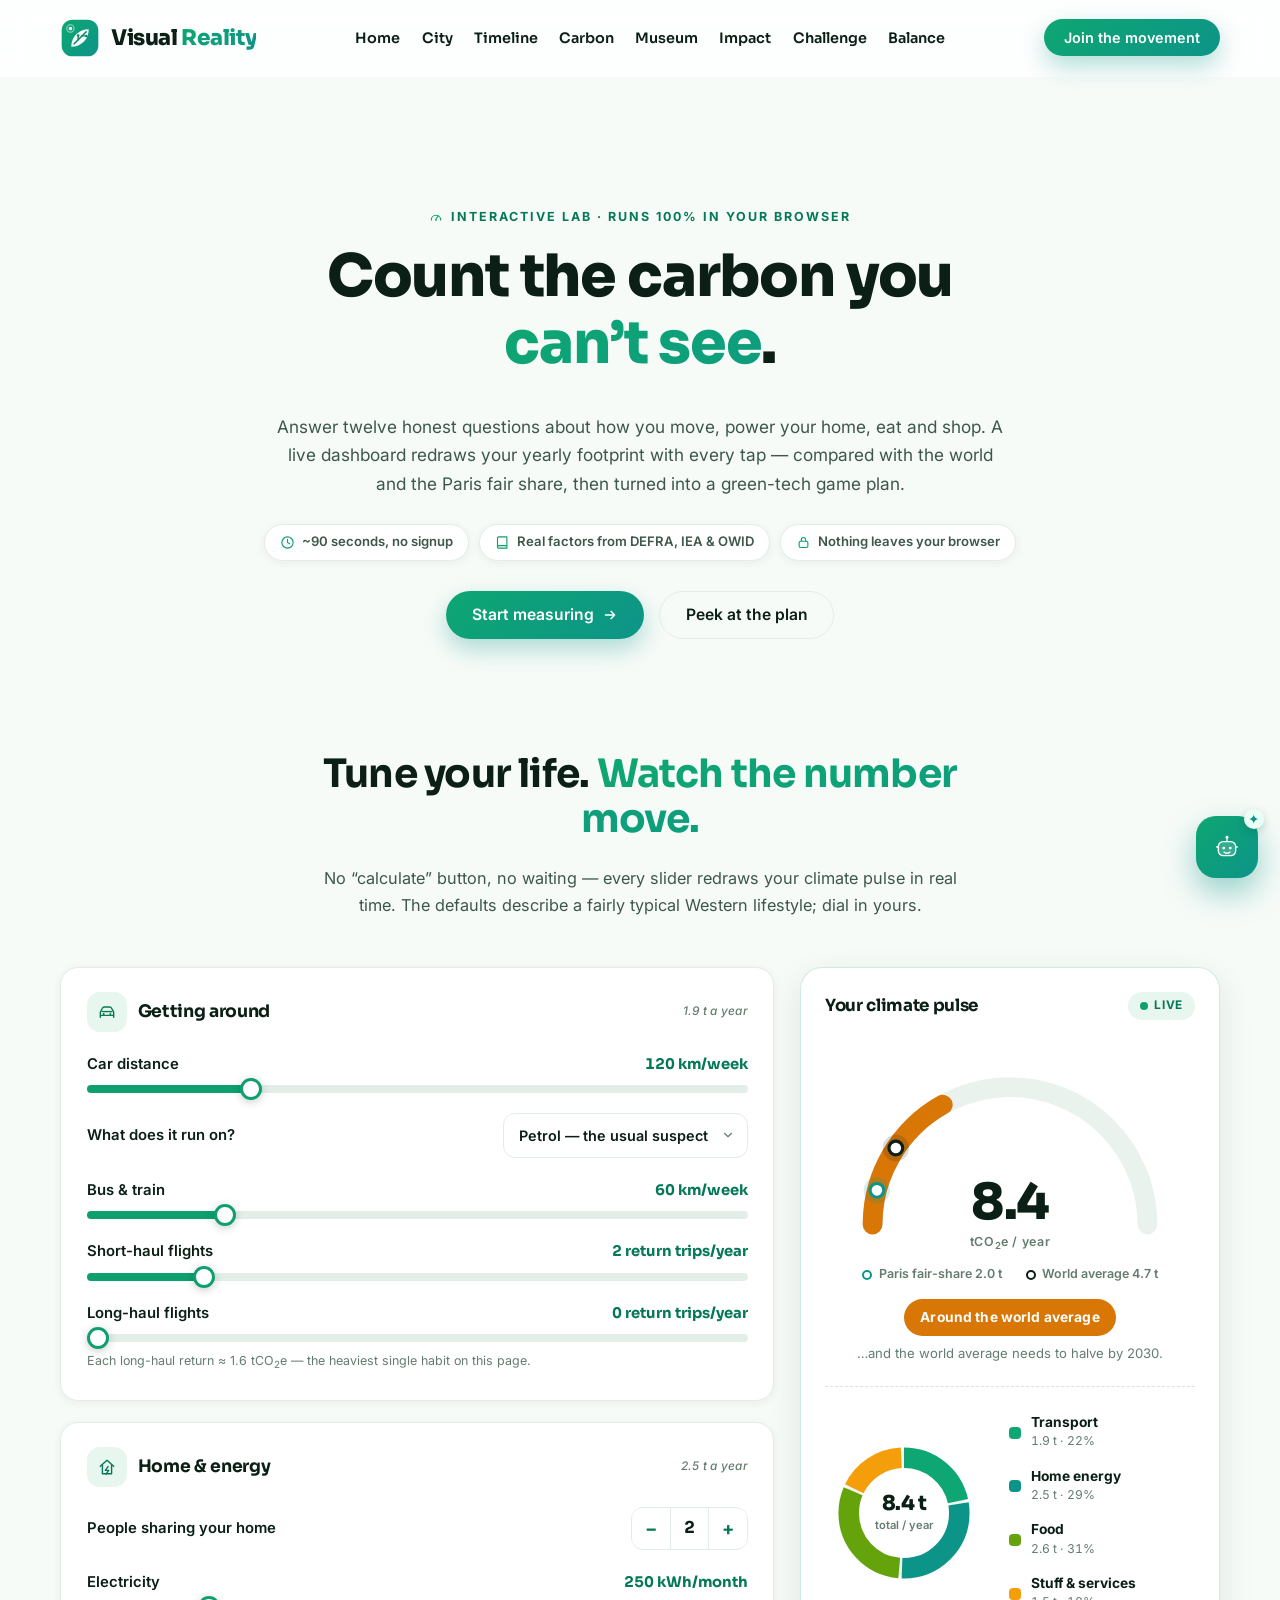
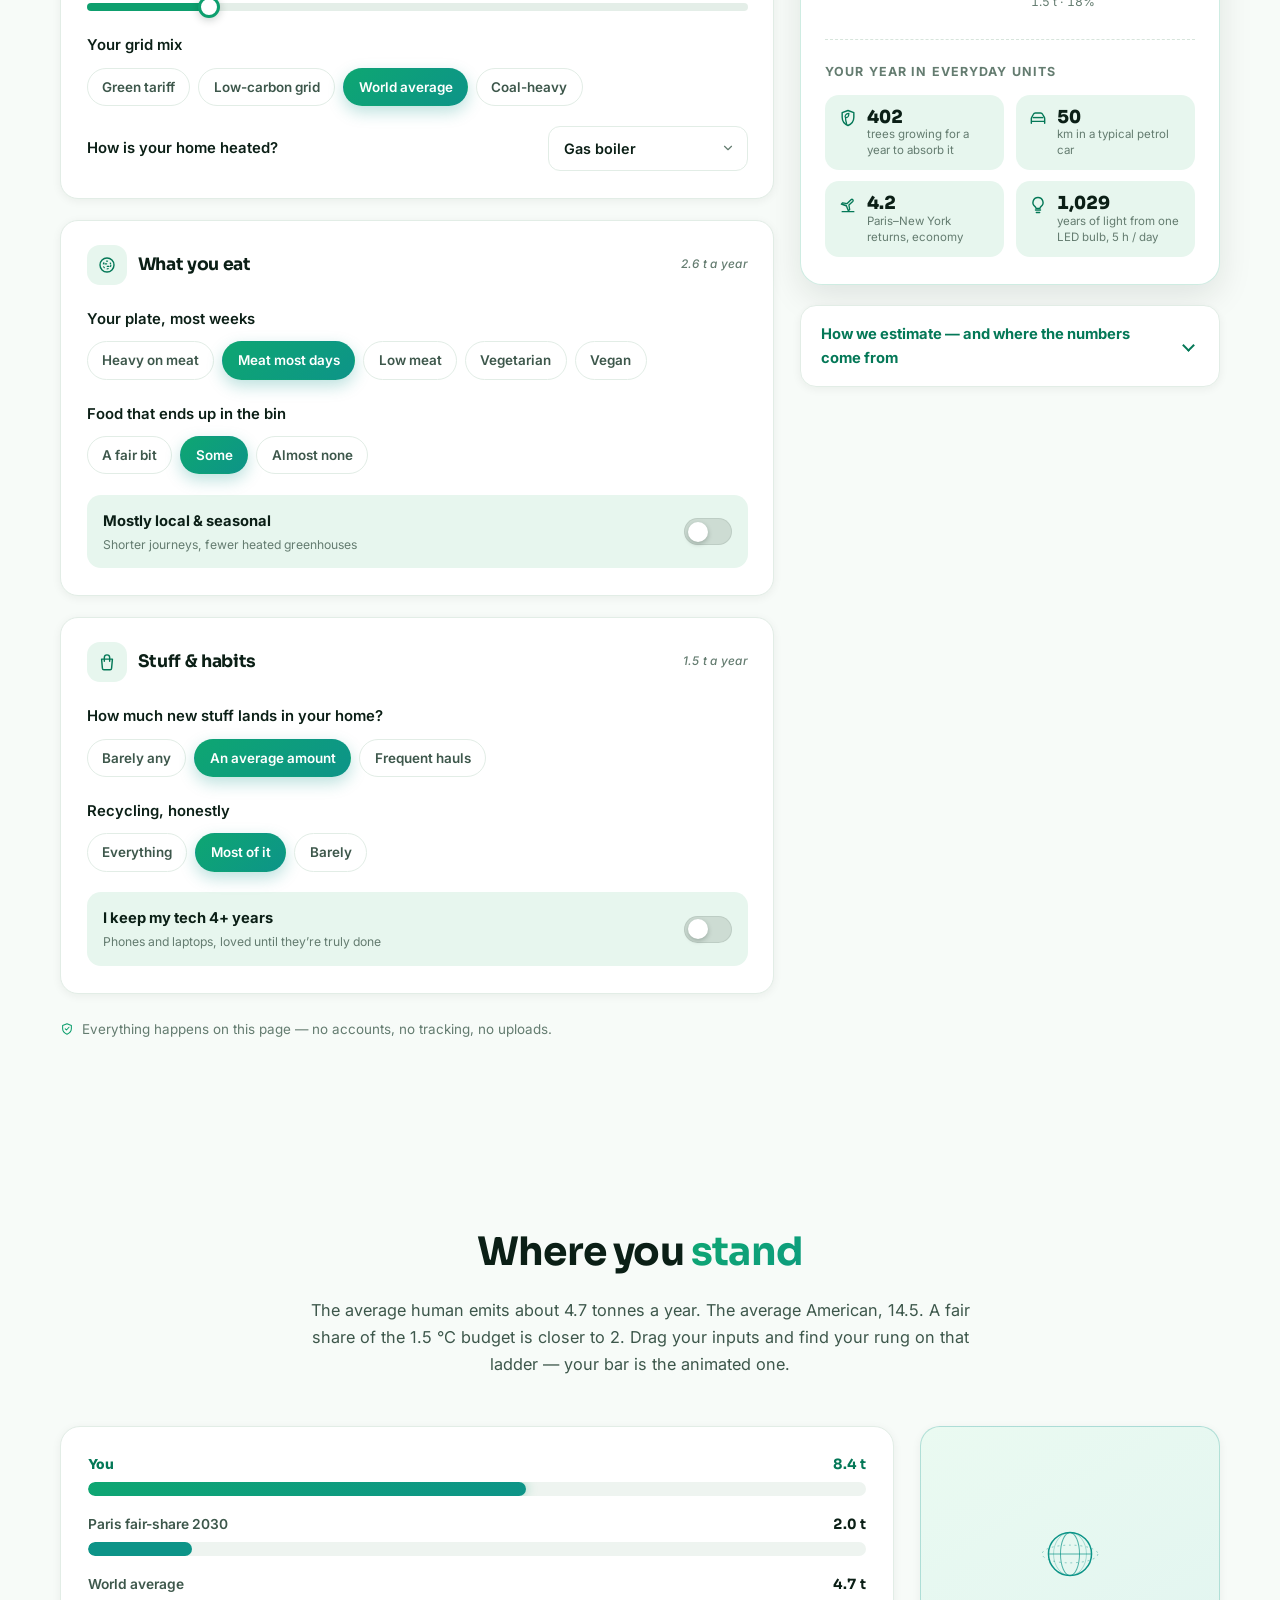
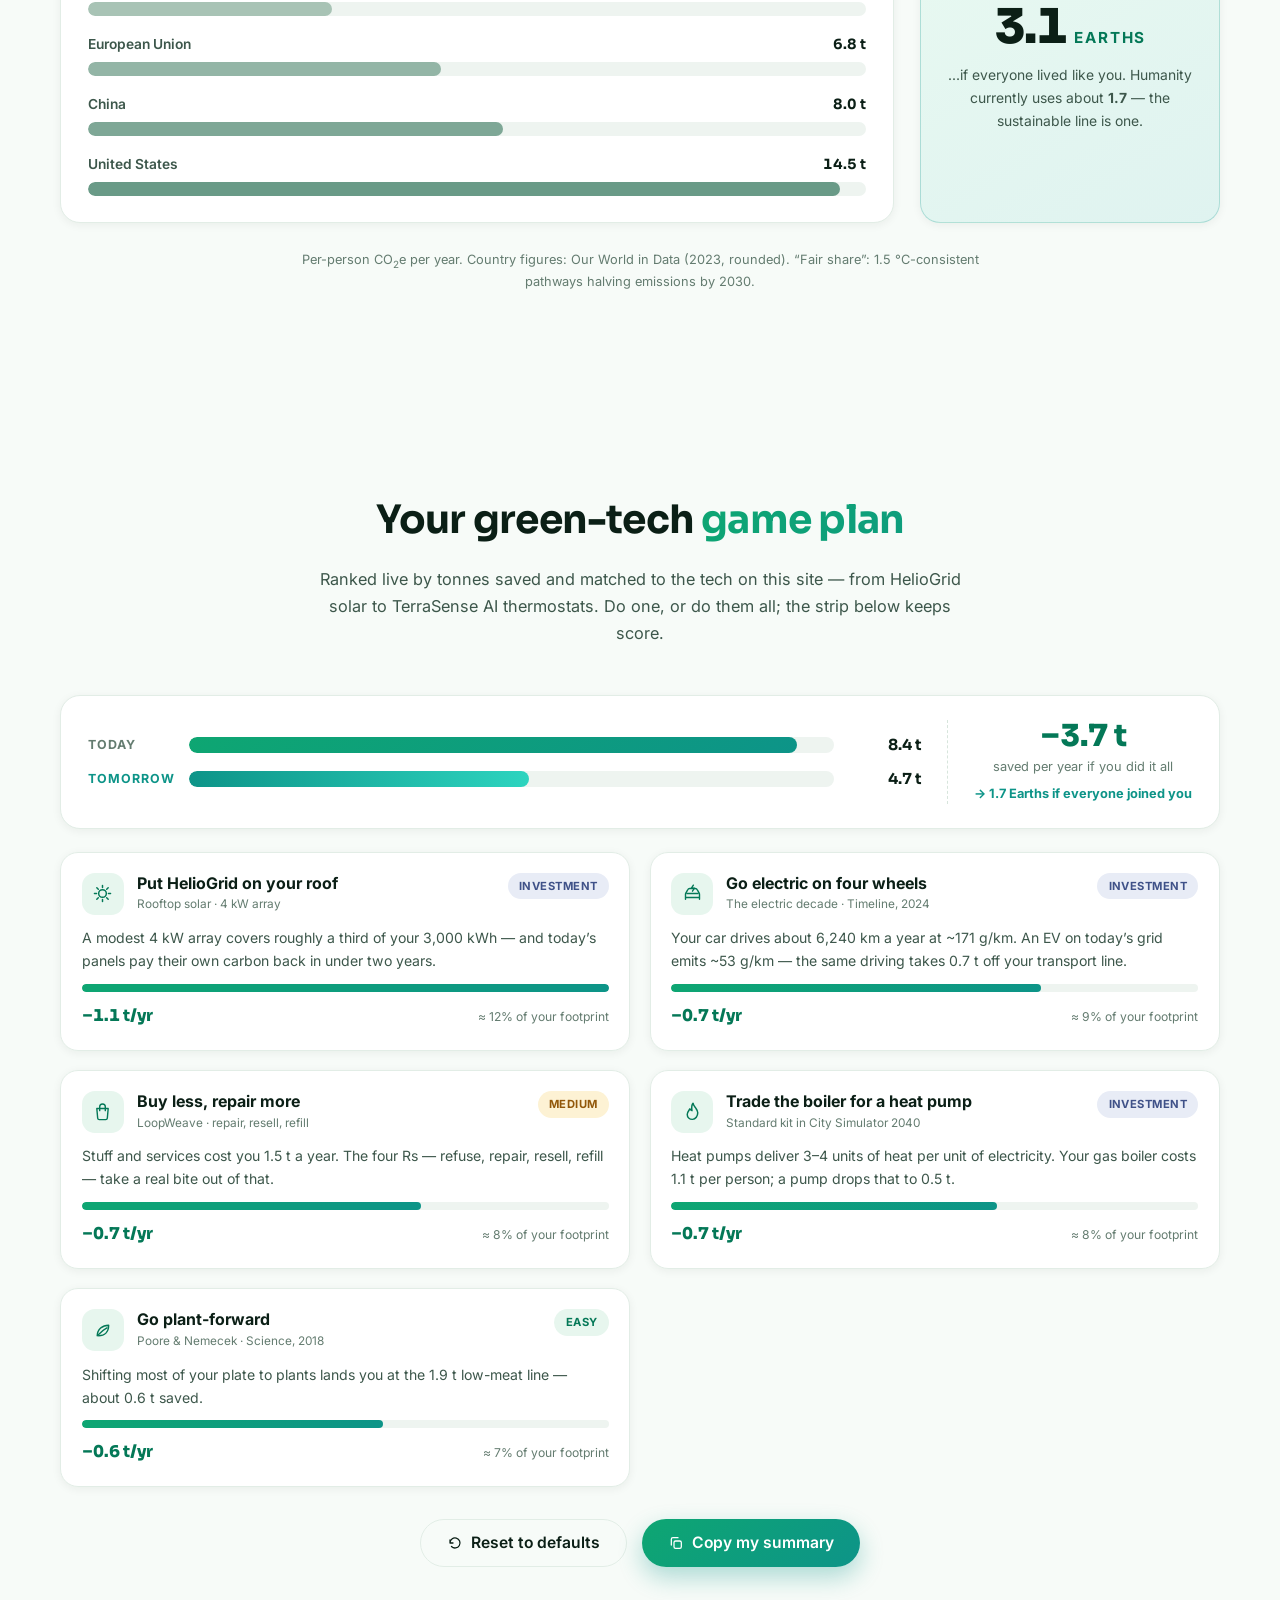
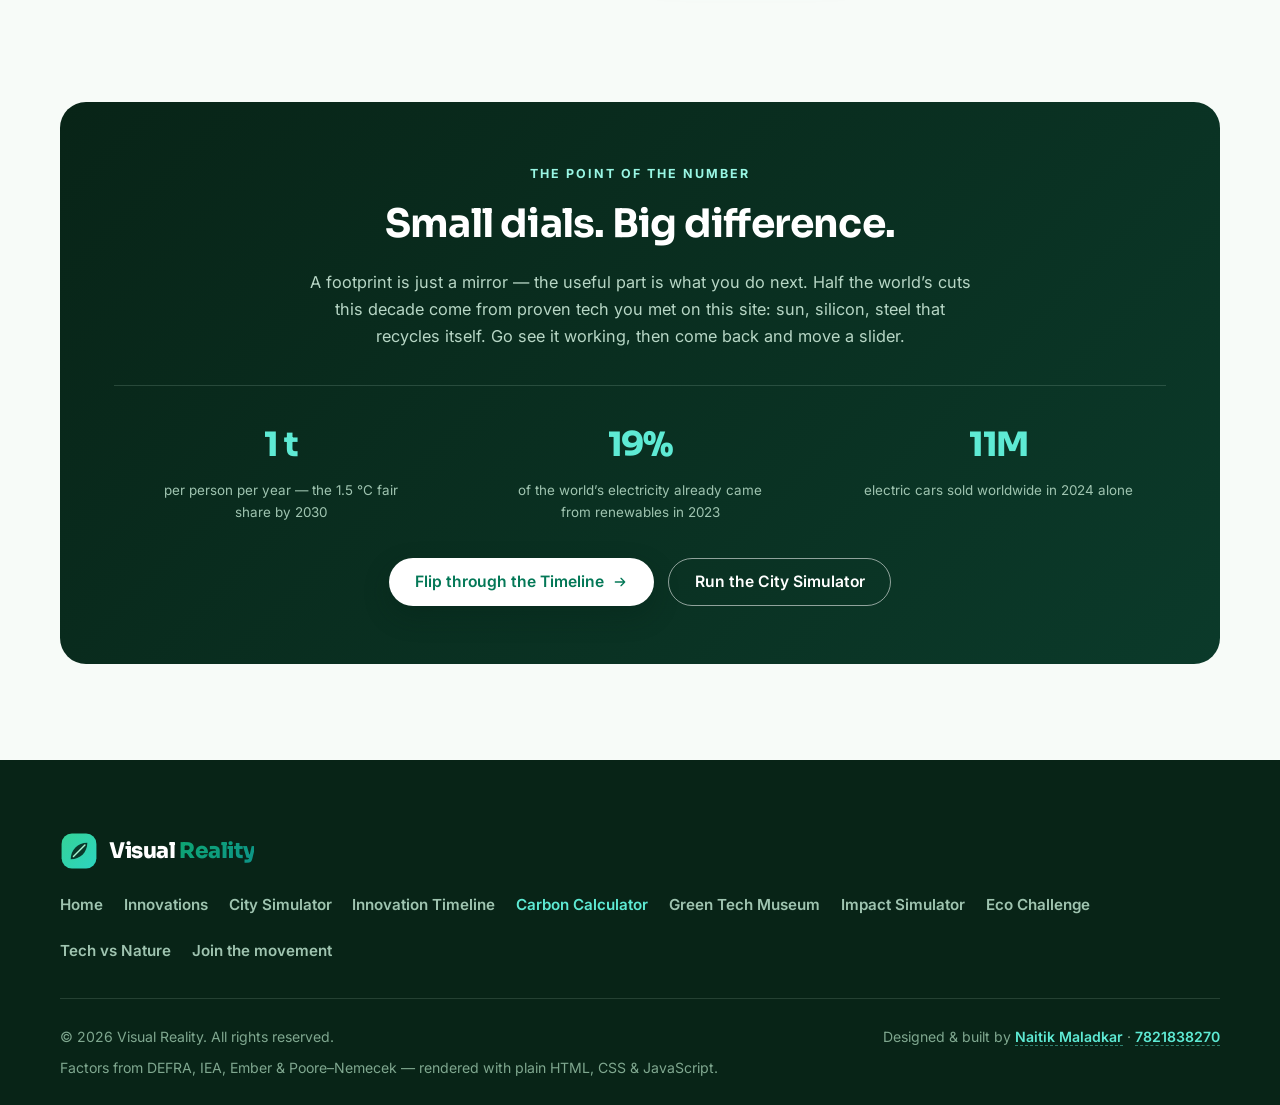
<file: public/carbon.html>
<!DOCTYPE html>
<html lang="en">
<head>
  <meta charset="UTF-8" />
  <meta name="viewport" content="width=device-width, initial-scale=1.0" />
  <title>Carbon Footprint Calculator — Visual Reality | Tech for Tomorrow</title>
  <meta name="description" content="Count the carbon you can't see. Twelve honest questions, one live animated dashboard: your yearly footprint in tonnes, compared with the world and the Paris fair share — plus a green-tech game plan ranked by tonnes saved. Runs entirely in your browser." />
  <link rel="icon" href="data:image/svg+xml,%3Csvg xmlns='http://www.w3.org/2000/svg' viewBox='0 0 48 48'%3E%3Cdefs%3E%3ClinearGradient id='g' x1='4' y1='4' x2='44' y2='44' gradientUnits='userSpaceOnUse'%3E%3Cstop stop-color='%230ea672'/%3E%3Cstop offset='1' stop-color='%230d9488'/%3E%3C/linearGradient%3E%3C/defs%3E%3Crect x='2' y='2' width='44' height='44' rx='13' fill='url(%23g)'/%3E%3Cpath d='M13.5 34.5C13.5 22.5 22.5 13.5 34.5 13.5C34.5 25.5 25.5 34.5 13.5 34.5Z' fill='%23ffffff'/%3E%3Cpath d='M17 31C21.5 26.5 27 21 31.5 16.5' stroke='%230b8266' stroke-width='1.8' stroke-linecap='round' fill='none'/%3E%3C/svg%3E" />
  <link rel="preconnect" href="https://fonts.googleapis.com" />
  <link rel="preconnect" href="https://fonts.gstatic.com" crossorigin />
  <link href="https://fonts.googleapis.com/css2?family=Inter:wght@400;500;600;700&family=Sora:wght@600;700;800&display=swap" rel="stylesheet" />
  <link rel="stylesheet" href="styles.css?v=20261022a" />
  <link rel="stylesheet" href="motion.css?v=20261022a" />
  <link rel="stylesheet" href="terrasense.css?v=20261022a" />
  <link rel="stylesheet" href="carbon.css?v=20261022a" />
</head>
<body class="carbon-page">
  <a class="skip-link" href="#main">Skip to content</a>

  <header class="site-header" id="top">
    <nav class="nav container" aria-label="Main navigation">
      <a class="brand" href="./" aria-label="Visual Reality home">
        <svg class="logo-mark" width="40" height="40" viewBox="0 0 48 48" fill="none" xmlns="http://www.w3.org/2000/svg" role="img" aria-label="Visual Reality logo — a leaf with circuit veins">
          <defs>
            <linearGradient id="lgBadge" x1="4" y1="4" x2="44" y2="44" gradientUnits="userSpaceOnUse">
              <stop stop-color="#0ea672"/>
              <stop offset="1" stop-color="#0d9488"/>
            </linearGradient>
          </defs>
          <rect x="2" y="2" width="44" height="44" rx="13" fill="url(#lgBadge)"/>
          <path d="M13.5 34.5C13.5 22.5 22.5 13.5 34.5 13.5C34.5 25.5 25.5 34.5 13.5 34.5Z" fill="#ffffff" fill-opacity="0.96"/>
          <path d="M17 31C21.5 26.5 27 21 31.5 16.5" stroke="#0b8266" stroke-width="1.8" stroke-linecap="round" fill="none"/>
          <path d="M21.8 26.2V22.4" stroke="#0b8266" stroke-width="1.6" stroke-linecap="round"/>
          <circle cx="21.8" cy="20.9" r="1.5" fill="#0b8266"/>
          <path d="M26.5 21.5H30" stroke="#0b8266" stroke-width="1.6" stroke-linecap="round"/>
          <circle cx="31.6" cy="21.5" r="1.5" fill="#0b8266"/>
          <circle cx="12.5" cy="12.5" r="2.1" fill="#ffffff"/>
          <circle cx="12.5" cy="12.5" r="4.4" stroke="#ffffff" stroke-opacity="0.55" stroke-width="1.3"/>
        </svg>
        <span class="brand-name">Visual <em>Reality</em></span>
      </a>

        <div class="nav-menu" id="nav-menu">
        <div class="container nav-menu-inner">
          <nav class="nav-links" aria-label="Site pages">
            <a href="./" aria-label="Home"><span class="nl-t">Home</span><span class="nl-s" aria-hidden="true">Home</span><span class="nl-d">Start here</span></a>
            <a href="./city" aria-label="Future City"><span class="nl-t">Future City</span><span class="nl-s" aria-hidden="true">City</span><span class="nl-d">Build a 2060 city</span></a>
            <a href="./timeline" aria-label="Timeline"><span class="nl-t">Timeline</span><span class="nl-s" aria-hidden="true">Timeline</span><span class="nl-d">1952 &rarr; today</span></a>
            <a href="./carbon" aria-label="Carbon Calculator"><span class="nl-t">Carbon Calculator</span><span class="nl-s" aria-hidden="true">Carbon</span><span class="nl-d">Measure your footprint</span></a>
            <a href="./museum" aria-label="Green Tech Museum"><span class="nl-t">Green Tech Museum</span><span class="nl-s" aria-hidden="true">Museum</span><span class="nl-d">Walk the halls</span></a>
            <a href="./impact" aria-label="Impact Simulator"><span class="nl-t">Impact Simulator</span><span class="nl-s" aria-hidden="true">Impact</span><span class="nl-d">What-if the world</span></a>
            <a href="./challenge" aria-label="Eco Challenge"><span class="nl-t">Eco Challenge</span><span class="nl-s" aria-hidden="true">Challenge</span><span class="nl-d">Daily green quests</span></a>
            <a href="./balance" aria-label="Tech vs Nature"><span class="nl-t">Tech vs Nature</span><span class="nl-s" aria-hidden="true">Balance</span><span class="nl-d">The balance game</span></a>
          </nav>
          <a href="./#join" class="btn btn-primary btn-sm nav-menu-cta">Join the movement</a>
        </div>
        </div>

      <div class="nav-right">
        <a href="./#join" class="btn btn-primary btn-sm nav-cta">Join the movement</a>
        <button class="nav-toggle" type="button" aria-expanded="false" aria-controls="nav-menu" aria-label="Open menu">
          <span class="nav-toggle-bar" aria-hidden="true"></span>
          <span class="nav-toggle-bar" aria-hidden="true"></span>
          <span class="nav-toggle-bar" aria-hidden="true"></span>
        </button>
      </div>
    </nav>

  </header>

  <main id="main">
    <!-- ======= PAGE HERO ======= -->
    <section class="cf-hero">
      <div class="cf-bubbles" aria-hidden="true">
        <span></span><span></span><span></span><span></span><span></span><span></span>
      </div>
      <div class="container">
        <p class="eyebrow reveal">
          <svg width="14" height="14" viewBox="0 0 24 24" fill="none" aria-hidden="true"><path d="M4 17a8 8 0 1 1 16 0" stroke="#0e9f6e" stroke-width="2" stroke-linecap="round"/><path d="m12 15 4-5" stroke="#0e9f6e" stroke-width="2" stroke-linecap="round"/><circle cx="12" cy="17" r="1.6" fill="#0e9f6e"/></svg>
          Interactive lab &middot; Runs 100% in your browser
        </p>
        <h1 class="reveal" style="--d:.06s">Count the carbon you <span class="grad-text">can&rsquo;t see</span>.</h1>
        <p class="cf-lead reveal" style="--d:.12s">
          Answer twelve honest questions about how you move, power your home, eat and shop.
          A live dashboard redraws your yearly footprint with every tap &mdash; compared with
          the world and the Paris fair share, then turned into a green-tech game plan.
        </p>
        <ul class="cf-hero-chips reveal" style="--d:.18s">
          <li>
            <svg width="15" height="15" viewBox="0 0 24 24" fill="none" aria-hidden="true"><circle cx="12" cy="12" r="9" stroke="currentColor" stroke-width="1.8"/><path d="M12 7v5l3.5 2" stroke="currentColor" stroke-width="1.8" stroke-linecap="round"/></svg>
            ~90 seconds, no signup
          </li>
          <li>
            <svg width="15" height="15" viewBox="0 0 24 24" fill="none" aria-hidden="true"><path d="M4 19V5a2 2 0 0 1 2-2h13v18H6a2 2 0 0 1-2-2Zm0 0a2 2 0 0 1 2-2h13" stroke="currentColor" stroke-width="1.8" stroke-linecap="round" stroke-linejoin="round"/></svg>
            Real factors from DEFRA, IEA &amp; OWID
          </li>
          <li>
            <svg width="15" height="15" viewBox="0 0 24 24" fill="none" aria-hidden="true"><rect x="5" y="10" width="14" height="10" rx="2.5" stroke="currentColor" stroke-width="1.8"/><path d="M8.5 10V7.5a3.5 3.5 0 0 1 7 0V10" stroke="currentColor" stroke-width="1.8"/></svg>
            Nothing leaves your browser
          </li>
        </ul>
        <div class="cf-hero-cta reveal" style="--d:.24s">
          <a class="btn btn-primary" href="#calculator">
            Start measuring
            <svg width="16" height="16" viewBox="0 0 24 24" fill="none" aria-hidden="true"><path d="M5 12h14m0 0-5.5-5.5M19 12l-5.5 5.5" stroke="currentColor" stroke-width="2" stroke-linecap="round" stroke-linejoin="round"/></svg>
          </a>
          <a class="btn btn-ghost" href="#actions">Peek at the plan</a>
        </div>
      </div>
    </section>

    <!-- ======= CALCULATOR LAB ======= -->
    <section class="cf-lab section" id="calculator">
      <div class="container">
        <div class="cf-sec-head reveal">
          <h2>Tune your life. <span class="grad-text">Watch the number move.</span></h2>
          <p>
            No &ldquo;calculate&rdquo; button, no waiting &mdash; every slider redraws your climate pulse
            in real time. The defaults describe a fairly typical Western lifestyle; dial in yours.
          </p>
        </div>

        <div class="cf-grid">
          <!-- ---------- INPUTS ---------- -->
          <form class="cf-inputs" id="cf-form" novalidate>
            <!-- Getting around -->
            <section class="cf-card reveal" aria-labelledby="cf-t-title">
              <h3 class="cf-card-title" id="cf-t-title">
                <span class="cf-card-ico" aria-hidden="true">
                  <svg width="20" height="20" viewBox="0 0 24 24" fill="none"><path d="M4 16v-3.2c0-.5.12-1 .36-1.44L6.5 7.5A2.6 2.6 0 0 1 8.86 6h6.28c.99 0 1.9.56 2.36 1.5l2.14 3.86c.24.44.36.94.36 1.44V16m-16 0h16m-16 0v2.4m16-2.4v2.4" stroke="currentColor" stroke-width="1.7" stroke-linecap="round" stroke-linejoin="round"/><path d="M5.6 11.5h12.8" stroke="currentColor" stroke-width="1.7"/><circle cx="8" cy="14.4" r="1.15" fill="currentColor"/><circle cx="16" cy="14.4" r="1.15" fill="currentColor"/></svg>
                </span>
                Getting around
                <span class="cf-card-hint" id="cf-t-out">the daily commute question</span>
              </h3>

              <div class="ctrl">
                <div class="ctrl-row">
                  <label for="carKm">Car distance</label>
                  <output id="carKm-out" for="carKm">120 km/week</output>
                </div>
                <input type="range" id="carKm" name="carKm" min="0" max="500" step="10" value="120" />
              </div>

              <div class="ctrl ctrl-split">
                <label for="carType">What does it run on?</label>
                <div class="select-wrap">
                  <select id="carType" name="carType">
                    <option value="petrol" selected>Petrol &mdash; the usual suspect</option>
                    <option value="diesel">Diesel</option>
                    <option value="hybrid">Hybrid</option>
                    <option value="electric">Electric</option>
                  </select>
                  <svg width="14" height="14" viewBox="0 0 24 24" fill="none" aria-hidden="true"><path d="m6 9 6 6 6-6" stroke="currentColor" stroke-width="2" stroke-linecap="round" stroke-linejoin="round"/></svg>
                </div>
              </div>

              <div class="ctrl">
                <div class="ctrl-row">
                  <label for="transitKm">Bus &amp; train</label>
                  <output id="transitKm-out" for="transitKm">60 km/week</output>
                </div>
                <input type="range" id="transitKm" name="transitKm" min="0" max="300" step="10" value="60" />
              </div>

              <div class="ctrl">
                <div class="ctrl-row">
                  <label for="shortFlights">Short-haul flights</label>
                  <output id="shortFlights-out" for="shortFlights">2 return trips/year</output>
                </div>
                <input type="range" id="shortFlights" name="shortFlights" min="0" max="12" step="1" value="2" />
              </div>

              <div class="ctrl">
                <div class="ctrl-row">
                  <label for="longFlights">Long-haul flights</label>
                  <output id="longFlights-out" for="longFlights">0 return trips/year</output>
                </div>
                <input type="range" id="longFlights" name="longFlights" min="0" max="8" step="1" value="0" />
                <p class="ctrl-note" id="cf-flight-note">Each long-haul return &asymp; 1.6 tCO<sub>2</sub>e &mdash; the heaviest single habit on this page.</p>
              </div>
            </section>

            <!-- Home & energy -->
            <section class="cf-card reveal" aria-labelledby="cf-h-title">
              <h3 class="cf-card-title" id="cf-h-title">
                <span class="cf-card-ico" aria-hidden="true">
                  <svg width="20" height="20" viewBox="0 0 24 24" fill="none"><path d="m4 11 8-7 8 7" stroke="currentColor" stroke-width="1.7" stroke-linecap="round" stroke-linejoin="round"/><path d="M6.5 9.5V20h11V9.5" stroke="currentColor" stroke-width="1.7" stroke-linecap="round" stroke-linejoin="round"/><path d="M13.2 11.5 10 16h4l-3.2 4.5" stroke="currentColor" stroke-width="1.7" stroke-linecap="round" stroke-linejoin="round"/></svg>
                </span>
                Home &amp; energy
                <span class="cf-card-hint" id="cf-h-out">where the kilowatts live</span>
              </h3>

              <div class="ctrl ctrl-split">
                <span class="ctrl-label" id="hh-label">People sharing your home</span>
                <div class="stepper" role="group" aria-labelledby="hh-label">
                  <button type="button" id="hh-minus" aria-label="One person fewer">&minus;</button>
                  <output id="household-out" aria-live="polite">2</output>
                  <input type="hidden" id="household" name="household" value="2" />
                  <button type="button" id="hh-plus" aria-label="One person more">+</button>
                </div>
              </div>

              <div class="ctrl">
                <div class="ctrl-row">
                  <label for="elecKWh">Electricity</label>
                  <output id="elecKWh-out" for="elecKWh">250 kWh/month</output>
                </div>
                <input type="range" id="elecKWh" name="elecKWh" min="50" max="1200" step="10" value="250" />
              </div>

              <div class="ctrl">
                <span class="ctrl-label" id="mix-label">Your grid mix</span>
                <div class="pill-group" role="radiogroup" aria-labelledby="mix-label">
                  <input type="radio" id="mix-green" name="mix" value="green" />
                  <label for="mix-green">Green tariff</label>
                  <input type="radio" id="mix-low" name="mix" value="lowcarbon" />
                  <label for="mix-low">Low-carbon grid</label>
                  <input type="radio" id="mix-average" name="mix" value="average" checked />
                  <label for="mix-average">World average</label>
                  <input type="radio" id="mix-coal" name="mix" value="coal" />
                  <label for="mix-coal">Coal-heavy</label>
                </div>
              </div>

              <div class="ctrl ctrl-split">
                <label for="heating">How is your home heated?</label>
                <div class="select-wrap">
                  <select id="heating" name="heating">
                    <option value="pump">Heat pump</option>
                    <option value="gas" selected>Gas boiler</option>
                    <option value="oil">Oil boiler</option>
                    <option value="electric">Electric (resistive)</option>
                    <option value="district">District heating</option>
                  </select>
                  <svg width="14" height="14" viewBox="0 0 24 24" fill="none" aria-hidden="true"><path d="m6 9 6 6 6-6" stroke="currentColor" stroke-width="2" stroke-linecap="round" stroke-linejoin="round"/></svg>
                </div>
              </div>
            </section>

            <!-- What you eat -->
            <section class="cf-card reveal" aria-labelledby="cf-f-title">
              <h3 class="cf-card-title" id="cf-f-title">
                <span class="cf-card-ico" aria-hidden="true">
                  <svg width="20" height="20" viewBox="0 0 24 24" fill="none"><circle cx="12" cy="12" r="8.4" stroke="currentColor" stroke-width="1.7"/><circle cx="12" cy="12" r="4.6" stroke="currentColor" stroke-width="1.4" stroke-dasharray="2.4 2.6"/><path d="M9.4 10.6h2.2m2.8 3h-2.2" stroke="currentColor" stroke-width="1.4" stroke-linecap="round"/></svg>
                </span>
                What you eat
                <span class="cf-card-hint" id="cf-f-out">the quiet giant</span>
              </h3>

              <div class="ctrl">
                <span class="ctrl-label" id="diet-label">Your plate, most weeks</span>
                <div class="pill-group" role="radiogroup" aria-labelledby="diet-label">
                  <input type="radio" id="diet-heavy" name="diet" value="heavy" />
                  <label for="diet-heavy">Heavy on meat</label>
                  <input type="radio" id="diet-average" name="diet" value="average" checked />
                  <label for="diet-average">Meat most days</label>
                  <input type="radio" id="diet-low" name="diet" value="low" />
                  <label for="diet-low">Low meat</label>
                  <input type="radio" id="diet-veg" name="diet" value="veg" />
                  <label for="diet-veg">Vegetarian</label>
                  <input type="radio" id="diet-vegan" name="diet" value="vegan" />
                  <label for="diet-vegan">Vegan</label>
                </div>
              </div>

              <div class="ctrl">
                <span class="ctrl-label" id="waste-label">Food that ends up in the bin</span>
                <div class="pill-group" role="radiogroup" aria-labelledby="waste-label">
                  <input type="radio" id="waste-often" name="waste" value="often" />
                  <label for="waste-often">A fair bit</label>
                  <input type="radio" id="waste-sometimes" name="waste" value="sometimes" checked />
                  <label for="waste-sometimes">Some</label>
                  <input type="radio" id="waste-careful" name="waste" value="careful" />
                  <label for="waste-careful">Almost none</label>
                </div>
              </div>

              <label class="switch-ctrl" for="local">
                <span class="switch-copy">
                  <strong>Mostly local &amp; seasonal</strong>
                  <small>Shorter journeys, fewer heated greenhouses</small>
                </span>
                <span class="switch">
                  <input type="checkbox" id="local" name="local" />
                  <span class="switch-ui" aria-hidden="true"></span>
                </span>
              </label>
            </section>

            <!-- Stuff & habits -->
            <section class="cf-card reveal" aria-labelledby="cf-s-title">
              <h3 class="cf-card-title" id="cf-s-title">
                <span class="cf-card-ico" aria-hidden="true">
                  <svg width="20" height="20" viewBox="0 0 24 24" fill="none"><path d="M5.5 8.5h13l-1 11.2a1.8 1.8 0 0 1-1.8 1.6H8.3a1.8 1.8 0 0 1-1.8-1.6l-1-11.2Z" stroke="currentColor" stroke-width="1.7" stroke-linejoin="round"/><path d="M8.8 11V6.6a3.2 3.2 0 0 1 6.4 0V11" stroke="currentColor" stroke-width="1.7" stroke-linecap="round"/></svg>
                </span>
                Stuff &amp; habits
                <span class="cf-card-hint" id="cf-s-out">the embodied part</span>
              </h3>

              <div class="ctrl">
                <span class="ctrl-label" id="shop-label">How much new stuff lands in your home?</span>
                <div class="pill-group" role="radiogroup" aria-labelledby="shop-label">
                  <input type="radio" id="shop-min" name="shopping" value="minimal" />
                  <label for="shop-min">Barely any</label>
                  <input type="radio" id="shop-avg" name="shopping" value="average" checked />
                  <label for="shop-avg">An average amount</label>
                  <input type="radio" id="shop-freq" name="shopping" value="frequent" />
                  <label for="shop-freq">Frequent hauls</label>
                </div>
              </div>

              <div class="ctrl">
                <span class="ctrl-label" id="rec-label">Recycling, honestly</span>
                <div class="pill-group" role="radiogroup" aria-labelledby="rec-label">
                  <input type="radio" id="rec-all" name="recycle" value="all" />
                  <label for="rec-all">Everything</label>
                  <input type="radio" id="rec-some" name="recycle" value="some" checked />
                  <label for="rec-some">Most of it</label>
                  <input type="radio" id="rec-none" name="recycle" value="none" />
                  <label for="rec-none">Barely</label>
                </div>
              </div>

              <label class="switch-ctrl" for="keepTech">
                <span class="switch-copy">
                  <strong>I keep my tech 4+ years</strong>
                  <small>Phones and laptops, loved until they&rsquo;re truly done</small>
                </span>
                <span class="switch">
                  <input type="checkbox" id="keepTech" name="keepTech" />
                  <span class="switch-ui" aria-hidden="true"></span>
                </span>
              </label>
            </section>

            <p class="cf-form-note reveal">
              <svg width="14" height="14" viewBox="0 0 24 24" fill="none" aria-hidden="true"><path d="M12 3 4.5 6v5.2c0 4.6 3.2 8 7.5 9.8 4.3-1.8 7.5-5.2 7.5-9.8V6L12 3Z" stroke="currentColor" stroke-width="1.8" stroke-linejoin="round"/><path d="m9 11.6 2.1 2.1L15.4 9" stroke="currentColor" stroke-width="1.8" stroke-linecap="round" stroke-linejoin="round"/></svg>
              Everything happens on this page &mdash; no accounts, no tracking, no uploads.
            </p>
          </form>

          <!-- ---------- LIVE DASHBOARD ---------- -->
          <aside class="cf-dash" aria-label="Your live carbon dashboard">
            <div class="cf-dash-card">
              <noscript>
                <p class="cf-nojs">This calculator is a live instrument &mdash; it needs JavaScript to breathe. The rest of Visual Reality works fine without it.</p>
              </noscript>

              <div class="cf-dash-head">
                <h3>Your climate pulse</h3>
                <span class="cf-live"><span class="cf-live-dot" aria-hidden="true"></span>Live</span>
              </div>

              <div class="cf-gauge-wrap" id="cf-gauge-wrap">
                <svg id="cf-gauge" viewBox="0 0 280 172" role="img" aria-labelledby="cf-gauge-label">
                  <title id="cf-gauge-label">Speedometer of your yearly carbon footprint, with markers for the Paris fair share and the world average</title>
                  <defs>
                    <linearGradient id="cfGaugeGrad" x1="36" y1="148" x2="244" y2="148" gradientUnits="userSpaceOnUse">
                      <stop stop-color="#0ea672"/>
                      <stop offset="1" stop-color="#0d9488"/>
                    </linearGradient>
                  </defs>
                  <path class="gauge-track" d="M36 148 A104 104 0 0 1 244 148" pathLength="100" />
                  <path class="gauge-fill" id="gauge-fill" d="M36 148 A104 104 0 0 1 244 148" pathLength="100" />
                  <g id="gauge-marks" aria-hidden="true"></g>
                </svg>
                <div class="cf-gauge-read" aria-hidden="true">
                  <span class="cf-total" id="cf-total">0.0</span>
                  <span class="cf-total-unit">tCO<sub>2</sub>e&nbsp;/&nbsp;year</span>
                </div>
              </div>
              <p class="cf-gauge-legend">
                <span><i class="dot dot-paris" aria-hidden="true"></i>Paris fair-share 2.0 t</span>
                <span><i class="dot dot-world" aria-hidden="true"></i>World average 4.7 t</span>
              </p>
              <p class="cf-rating">
                <span class="cf-badge" id="cf-badge">Measuring&hellip;</span>
                <span class="cf-badge-note" id="cf-badge-note"></span>
              </p>
              <p class="sr-only" role="status" id="cf-sr"></p>

              <hr class="cf-hr" />

              <div class="cf-donut-grid">
                <div class="cf-donut-box">
                  <svg id="cf-donut" viewBox="0 0 200 200" role="img" aria-label="Donut chart: share of your footprint by category">
                    <g transform="rotate(-90 100 100)">
                      <circle class="donut-track" cx="100" cy="100" r="70" pathLength="100" />
                      <circle class="donut-seg seg-transport" id="seg-transport" cx="100" cy="100" r="70" pathLength="100" tabindex="0" role="img" aria-label="Transport share of your footprint" />
                      <circle class="donut-seg seg-home" id="seg-home" cx="100" cy="100" r="70" pathLength="100" tabindex="0" role="img" aria-label="Home energy share of your footprint" />
                      <circle class="donut-seg seg-food" id="seg-food" cx="100" cy="100" r="70" pathLength="100" tabindex="0" role="img" aria-label="Food share of your footprint" />
                      <circle class="donut-seg seg-stuff" id="seg-stuff" cx="100" cy="100" r="70" pathLength="100" tabindex="0" role="img" aria-label="Stuff and services share of your footprint" />
                    </g>
                  </svg>
                  <div class="donut-center">
                    <strong id="dc-val">0.0 t</strong>
                    <span id="dc-cat">total / year</span>
                  </div>
                </div>
                <ul class="cf-legend">
                  <li class="lg-transport" data-cat="transport">
                    <i class="lg-dot" aria-hidden="true"></i>
                    <div><strong>Transport</strong><span id="lgv-transport">0.0 t &middot; 0%</span></div>
                  </li>
                  <li class="lg-home" data-cat="home">
                    <i class="lg-dot" aria-hidden="true"></i>
                    <div><strong>Home energy</strong><span id="lgv-home">0.0 t &middot; 0%</span></div>
                  </li>
                  <li class="lg-food" data-cat="food">
                    <i class="lg-dot" aria-hidden="true"></i>
                    <div><strong>Food</strong><span id="lgv-food">0.0 t &middot; 0%</span></div>
                  </li>
                  <li class="lg-stuff" data-cat="stuff">
                    <i class="lg-dot" aria-hidden="true"></i>
                    <div><strong>Stuff &amp; services</strong><span id="lgv-stuff">0.0 t &middot; 0%</span></div>
                  </li>
                </ul>
              </div>

              <hr class="cf-hr" />

              <h4 class="cf-equiv-title">Your year in everyday units</h4>
              <ul class="cf-equiv">
                <li>
                  <span class="eq-ico" aria-hidden="true"><svg width="20" height="20" viewBox="0 0 24 24" fill="none"><path d="M12 21c-4.5-2-7-5.5-7-10V5.5L12 3l7 2.5V11c0 4.5-2.5 8-7 10Z" stroke="currentColor" stroke-width="1.7" stroke-linejoin="round"/><path d="M9 11.5c1.5.2 2.7-.3 3.4-1.6.6-1.2.6-2.4.6-3.4-1.6.1-3 .6-3.9 1.9-.8 1.2-.8 2.2-.1 3.1Zm0 0c0 2.2.4 4.6 1.3 7" stroke="currentColor" stroke-width="1.5" stroke-linecap="round"/></svg></span>
                  <strong id="eq-trees">0</strong>
                  <span>trees growing for a year to absorb it</span>
                </li>
                <li>
                  <span class="eq-ico" aria-hidden="true"><svg width="20" height="20" viewBox="0 0 24 24" fill="none"><path d="M4 16v-3.2c0-.5.12-1 .36-1.44L6.5 7.5A2.6 2.6 0 0 1 8.86 6h6.28c.99 0 1.9.56 2.36 1.5l2.14 3.86c.24.44.36.94.36 1.44V16m-16 0h16m-16 0v2.4m16-2.4v2.4" stroke="currentColor" stroke-width="1.7" stroke-linecap="round" stroke-linejoin="round"/><path d="M5.6 11.5h12.8" stroke="currentColor" stroke-width="1.7"/></svg></span>
                  <strong id="eq-car">0</strong>
                  <span>km in a typical petrol car</span>
                </li>
                <li>
                  <span class="eq-ico" aria-hidden="true"><svg width="20" height="20" viewBox="0 0 24 24" fill="none"><path d="M10.5 13.5 4 11l1.6-1.6 5.4.9 4.6-4.6c.6-.6 1.6-.7 2.2-.1.6.6.5 1.6-.1 2.2L13.1 12l.9 5.4L12.4 19l-2.5-6.5-3.5-1" stroke="currentColor" stroke-width="1.6" stroke-linecap="round" stroke-linejoin="round"/><path d="M5 20h14" stroke="currentColor" stroke-width="1.6" stroke-linecap="round"/></svg></span>
                  <strong id="eq-fly">0</strong>
                  <span>Paris&ndash;New York returns, economy</span>
                </li>
                <li>
                  <span class="eq-ico" aria-hidden="true"><svg width="20" height="20" viewBox="0 0 24 24" fill="none"><path d="M9 18h6m-5 3h4" stroke="currentColor" stroke-width="1.7" stroke-linecap="round"/><path d="M12 3a6 6 0 0 1 3.5 10.9c-.7.5-1 1.3-1 2.1h-5c0-.8-.3-1.6-1-2.1A6 6 0 0 1 12 3Z" stroke="currentColor" stroke-width="1.7" stroke-linejoin="round"/></svg></span>
                  <strong id="eq-led">0</strong>
                  <span>years of light from one LED bulb, 5&nbsp;h&nbsp;/&nbsp;day</span>
                </li>
              </ul>
            </div>

            <details class="cf-method reveal">
              <summary>How we estimate &mdash; and where the numbers come from</summary>
              <div class="cf-method-body">
                <p>
                  Your answers are multiplied by published emission factors and shared fairly across
                  the people in your home. It is an educational estimate, not an audit &mdash; but every
                  factor is traceable:
                </p>
                <ul>
                  <li><strong>Cars:</strong> 171 g/km petrol, 168 diesel, 114 hybrid, 53 electric &mdash; DEFRA GHG conversion factors.</li>
                  <li><strong>Bus &amp; rail:</strong> ~70 g/passenger-km (blend of DEFRA local bus and national rail).</li>
                  <li><strong>Flights:</strong> 0.3 t per short-haul return, 1.6 t per long-haul return, economy with radiative forcing.</li>
                  <li><strong>Electricity:</strong> 20 g green tariff, 250 low-carbon, 450 world-average, 750 coal-heavy g/kWh &mdash; IEA / Ember grid intensities.</li>
                  <li><strong>Heating:</strong> household totals of 0.9 t heat pump to 3.0 t oil boiler, split per occupant.</li>
                  <li><strong>Diets:</strong> 3.3 t heavy-meat to 1.5 t vegan per year &mdash; Poore &amp; Nemecek, <em>Science</em> (2018) and Scarborough et&nbsp;al. (2014).</li>
                  <li><strong>Comparisons:</strong> Our World in Data country averages (2023, rounded); the 2.0 t &ldquo;fair share&rdquo; reflects 1.5&nbsp;&deg;C pathways halving emissions by 2030.</li>
                </ul>
              </div>
            </details>
          </aside>
        </div>
      </div>
    </section>

    <!-- ======= COMPARISON ======= -->
    <section class="cf-compare section" id="compare">
      <div class="container">
        <div class="cf-sec-head reveal">
          <h2>Where you <span class="grad-text">stand</span></h2>
          <p>
            The average human emits about 4.7 tonnes a year. The average American, 14.5.
            A fair share of the 1.5&nbsp;&deg;C budget is closer to 2. Drag your inputs and find
            your rung on that ladder &mdash; your bar is the animated one.
          </p>
        </div>

        <div class="cf-compare-grid">
          <div class="cf-bars" id="cf-bars">
            <div class="cbar cbar-you">
              <div class="cbar-head"><span class="cbar-name">You</span><span class="cbar-val" id="cbar-you-val">0 t</span></div>
              <div class="cbar-track"><div class="cbar-fill is-you" id="cbar-you-fill"></div></div>
            </div>
            <div class="cbar" data-name="Paris fair-share 2030" data-v="2.0">
              <div class="cbar-head"><span class="cbar-name">Paris fair-share 2030</span><span class="cbar-val">2.0 t</span></div>
              <div class="cbar-track"><div class="cbar-fill c-paris"></div></div>
            </div>
            <div class="cbar" data-name="World average" data-v="4.7">
              <div class="cbar-head"><span class="cbar-name">World average</span><span class="cbar-val">4.7 t</span></div>
              <div class="cbar-track"><div class="cbar-fill c-world"></div></div>
            </div>
            <div class="cbar" data-name="European Union" data-v="6.8">
              <div class="cbar-head"><span class="cbar-name">European Union</span><span class="cbar-val">6.8 t</span></div>
              <div class="cbar-track"><div class="cbar-fill c-eu"></div></div>
            </div>
            <div class="cbar" data-name="China" data-v="8.0">
              <div class="cbar-head"><span class="cbar-name">China</span><span class="cbar-val">8.0 t</span></div>
              <div class="cbar-track"><div class="cbar-fill c-china"></div></div>
            </div>
            <div class="cbar" data-name="United States" data-v="14.5">
              <div class="cbar-head"><span class="cbar-name">United States</span><span class="cbar-val">14.5 t</span></div>
              <div class="cbar-track"><div class="cbar-fill c-usa"></div></div>
            </div>
          </div>

          <div class="cf-earths reveal">
            <svg class="earths-globe" viewBox="0 0 120 120" fill="none" aria-hidden="true">
              <circle cx="60" cy="60" r="34" stroke="currentColor" stroke-width="2.4"/>
              <ellipse cx="60" cy="60" rx="15" ry="34" stroke="currentColor" stroke-width="1.6" opacity="0.7"/>
              <ellipse cx="60" cy="60" rx="26" ry="34" stroke="currentColor" stroke-width="1.2" opacity="0.4"/>
              <path d="M26 60h68" stroke="currentColor" stroke-width="1.6" opacity="0.7"/>
              <ellipse cx="60" cy="60" rx="44" ry="14" stroke="currentColor" stroke-width="1.4" opacity="0.5" stroke-dasharray="3 6"/>
            </svg>
            <p class="earths-num-wrap"><strong id="earths-num">0.0</strong><span class="earths-word">Earths</span></p>
            <p class="earths-copy">
              &hellip;if everyone lived like you. Humanity currently uses about <strong>1.7</strong> &mdash;
              the sustainable line is one.
            </p>
          </div>
        </div>

        <p class="cf-source reveal">
          Per-person CO<sub>2</sub>e per year. Country figures: Our World in Data (2023, rounded).
          &ldquo;Fair share&rdquo;: 1.5&nbsp;&deg;C-consistent pathways halving emissions by 2030.
        </p>
      </div>
    </section>

    <!-- ======= ACTION PLAN ======= -->
    <section class="cf-actions section" id="actions">
      <div class="container">
        <div class="cf-sec-head reveal">
          <h2>Your green-tech <span class="grad-text">game plan</span></h2>
          <p>
            Ranked live by tonnes saved and matched to the tech on this site &mdash; from HelioGrid
            solar to TerraSense AI thermostats. Do one, or do them all; the strip below keeps score.
          </p>
        </div>

        <div class="cf-plan reveal">
          <div class="cf-plan-bars">
            <div class="plan-row">
              <span class="plan-name">Today</span>
              <div class="plan-track"><div class="plan-fill" id="plan-now"></div></div>
              <output class="plan-out" id="plan-now-out">&mdash;</output>
            </div>
            <div class="plan-row plan-row-after">
              <span class="plan-name">Tomorrow</span>
              <div class="plan-track"><div class="plan-fill" id="plan-after"></div></div>
              <output class="plan-out" id="plan-after-out">&mdash;</output>
            </div>
          </div>
          <div class="cf-plan-total">
            <strong id="plan-save">&mdash;</strong>
            <span id="plan-save-label">saved per year if you did it all</span>
            <small id="plan-earths"></small>
          </div>
        </div>

        <div class="cf-suggest-grid" id="cf-suggests" aria-live="polite">
          <!-- suggestion cards are rendered by carbon.js -->
        </div>

        <div class="cf-plan-actions reveal">
          <button class="btn btn-ghost" type="button" id="cf-reset">
            <svg width="16" height="16" viewBox="0 0 24 24" fill="none" aria-hidden="true"><path d="M4.5 12a7.5 7.5 0 1 1 2.2 5.3M4.5 12V7.5M4.5 12H9" stroke="currentColor" stroke-width="1.9" stroke-linecap="round" stroke-linejoin="round"/></svg>
            Reset to defaults
          </button>
          <button class="btn btn-primary" type="button" id="cf-copy">
            <svg width="16" height="16" viewBox="0 0 24 24" fill="none" aria-hidden="true"><rect x="9" y="9" width="11" height="11" rx="2.4" stroke="currentColor" stroke-width="1.9"/><path d="M5 15V6.4A2.4 2.4 0 0 1 7.4 4H15" stroke="currentColor" stroke-width="1.9" stroke-linecap="round"/></svg>
            Copy my summary
          </button>
        </div>
      </div>
    </section>

    <!-- ======= OUTRO ======= -->
    <section class="cf-outro">
      <div class="container">
        <div class="cf-outro-panel reveal">
          <p class="eyebrow eyebrow-light">The point of the number</p>
          <h2>Small dials. Big difference.</h2>
          <p class="cf-outro-copy">
            A footprint is just a mirror &mdash; the useful part is what you do next. Half the world&rsquo;s
            cuts this decade come from proven tech you met on this site: sun, silicon, steel that
            recycles itself. Go see it working, then come back and move a slider.
          </p>
          <div class="cf-outro-stats">
            <div class="outro-stat">
              <span class="outro-val" data-count-to="2" data-suffix=" t">2 t</span>
              <span class="outro-label">per person per year &mdash; the 1.5&nbsp;&deg;C fair share by 2030</span>
            </div>
            <div class="outro-stat">
              <span class="outro-val" data-count-to="30" data-suffix="%">30%</span>
              <span class="outro-label">of the world&rsquo;s electricity already came from renewables in 2023</span>
            </div>
            <div class="outro-stat">
              <span class="outro-val" data-count-to="17" data-suffix="M">17M</span>
              <span class="outro-label">electric cars sold worldwide in 2024 alone</span>
            </div>
          </div>
          <div class="cf-outro-actions">
            <a class="btn btn-light" href="./timeline">
              Flip through the Timeline
              <svg width="16" height="16" viewBox="0 0 24 24" fill="none" aria-hidden="true"><path d="M5 12h14m0 0-5.5-5.5M19 12l-5.5 5.5" stroke="currentColor" stroke-width="2" stroke-linecap="round" stroke-linejoin="round"/></svg>
            </a>
            <a class="btn btn-outline-light" href="./city">Run the City Simulator</a>
          </div>
        </div>
      </div>
    </section>
  </main>

  <footer class="site-footer carbon-footer">
    <div class="container">
      <div class="carbon-footer-inner">
        <a class="brand brand-footer" href="./" aria-label="Visual Reality home">
          <svg class="logo-mark" width="38" height="38" viewBox="0 0 48 48" fill="none" xmlns="http://www.w3.org/2000/svg" aria-hidden="true">
            <defs>
              <linearGradient id="lgBadgeF" x1="4" y1="4" x2="44" y2="44" gradientUnits="userSpaceOnUse">
                <stop stop-color="#34d399"/>
                <stop offset="1" stop-color="#2dd4bf"/>
              </linearGradient>
            </defs>
            <rect x="2" y="2" width="44" height="44" rx="13" fill="url(#lgBadgeF)"/>
            <path d="M13.5 34.5C13.5 22.5 22.5 13.5 34.5 13.5C34.5 25.5 25.5 34.5 13.5 34.5Z" fill="#06281d" fill-opacity="0.9"/>
            <path d="M17 31C21.5 26.5 27 21 31.5 16.5" stroke="#a7f3d0" stroke-width="1.8" stroke-linecap="round" fill="none"/>
          </svg>
          <span class="brand-name">Visual <em>Reality</em></span>
        </a>
        <nav class="carbon-footer-links" aria-label="Footer">
          <a href="./">Home</a>
          <a href="./#innovations">Innovations</a>
          <a href="./city">City Simulator</a>
          <a href="./timeline">Innovation Timeline</a>
          <a href="./carbon" aria-current="page">Carbon Calculator</a>
          <a href="./museum">Green Tech Museum</a>
          <a href="./impact">Impact Simulator</a>
          <a href="./challenge">Eco Challenge</a>
          <a href="./balance">Tech vs Nature</a>
          <a href="./#join">Join the movement</a>
        </nav>
      </div>
      <div class="footer-bottom">
        <p>&copy; <span id="year">2026</span> Visual Reality. All rights reserved.</p>
        <p class="footer-credit">Designed &amp; built by <a href="https://github.com/NaitikMaladkar" target="_blank" rel="noopener">Naitik Maladkar</a> &middot; <a href="tel:+917821838270">7821838270</a></p>
        <p>Factors from DEFRA, IEA, Ember &amp; Poore&ndash;Nemecek &mdash; rendered with plain HTML, CSS &amp; JavaScript.</p>
      </div>
    </div>
  </footer>

  <button class="to-top" id="to-top" type="button" aria-label="Back to top">
    <svg width="18" height="18" viewBox="0 0 24 24" fill="none" aria-hidden="true"><path d="M12 19V5m0 0-6 6m6-6 6 6" stroke="currentColor" stroke-width="2.2" stroke-linecap="round" stroke-linejoin="round"/></svg>
  </button>

  <div class="cf-toast" id="cf-toast" role="status" aria-live="polite"></div>

  <script src="script.js?v=20261022a"></script>
  <script src="carbon.js?v=20261022a"></script>
  <script src="motion.js?v=20261022a"></script>
  <script src="terrasense.js?v=20261022a"></script>
</body>
</html>
</file>
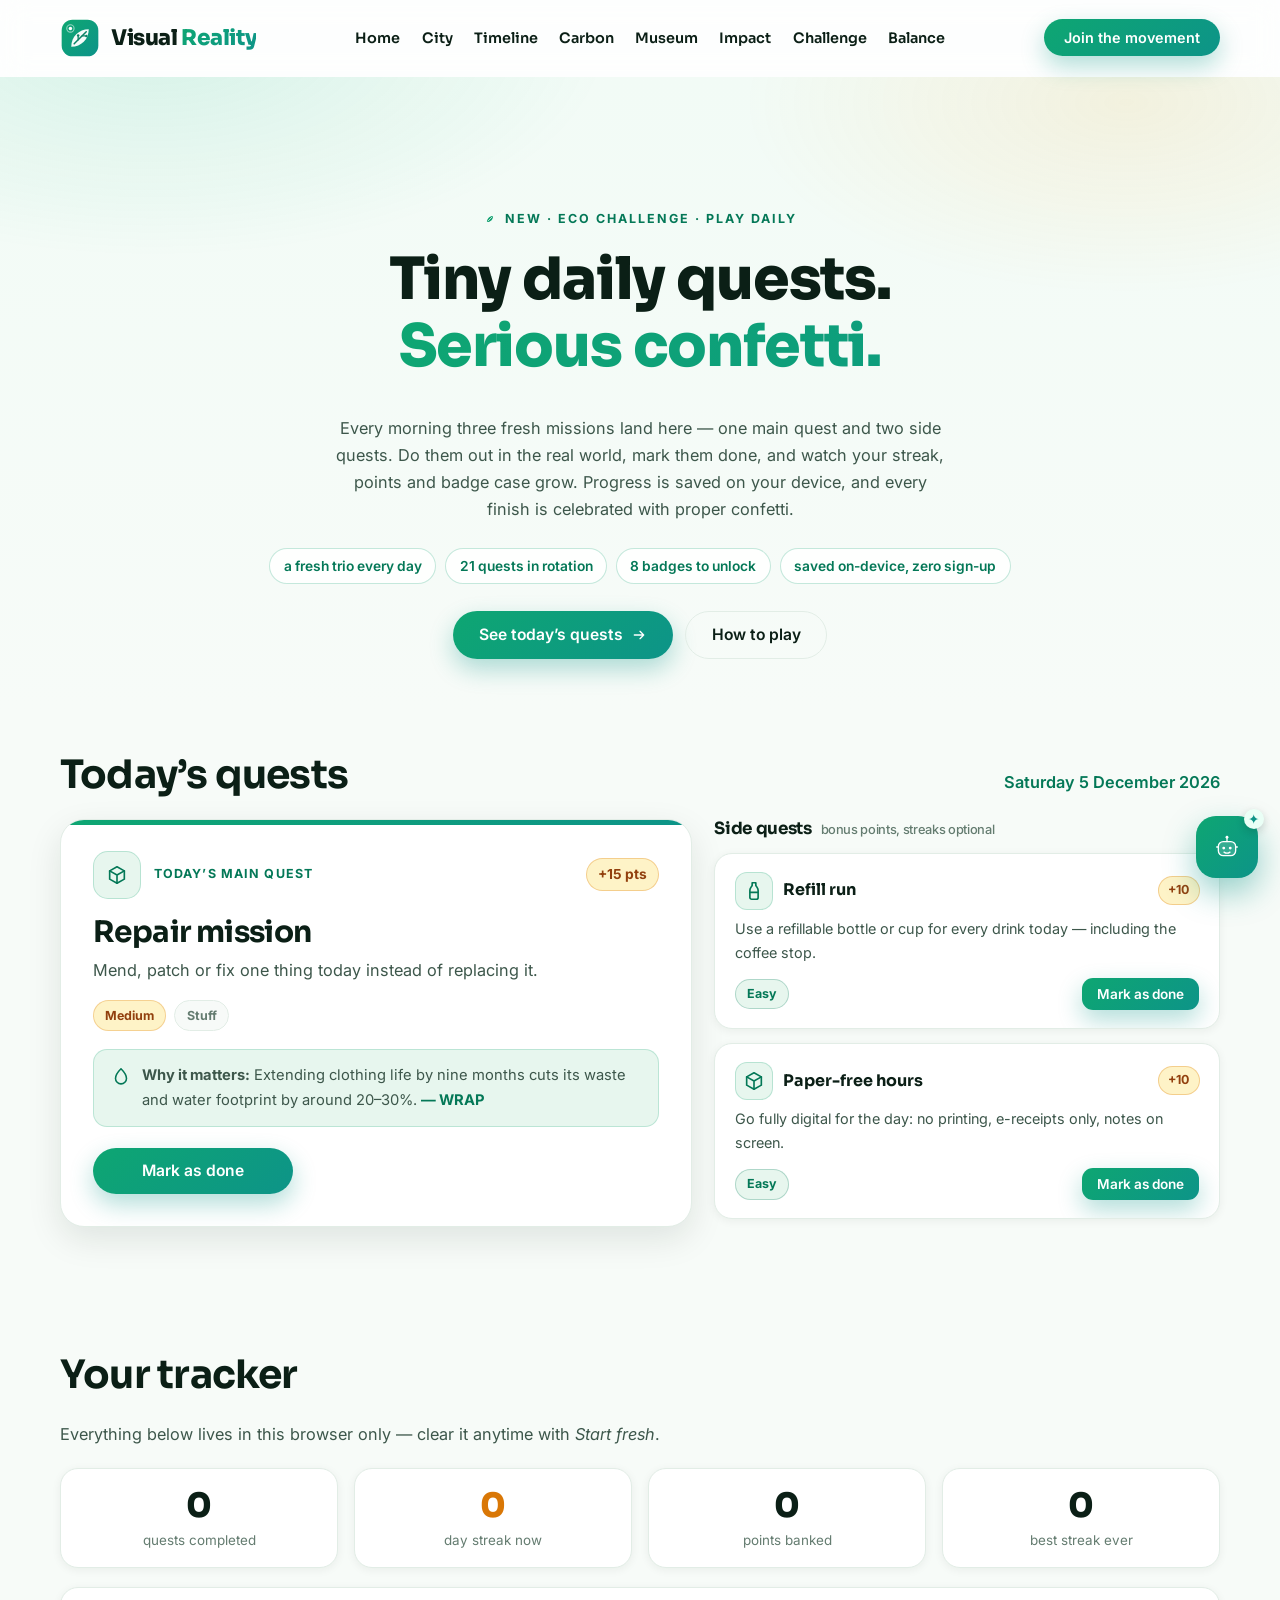
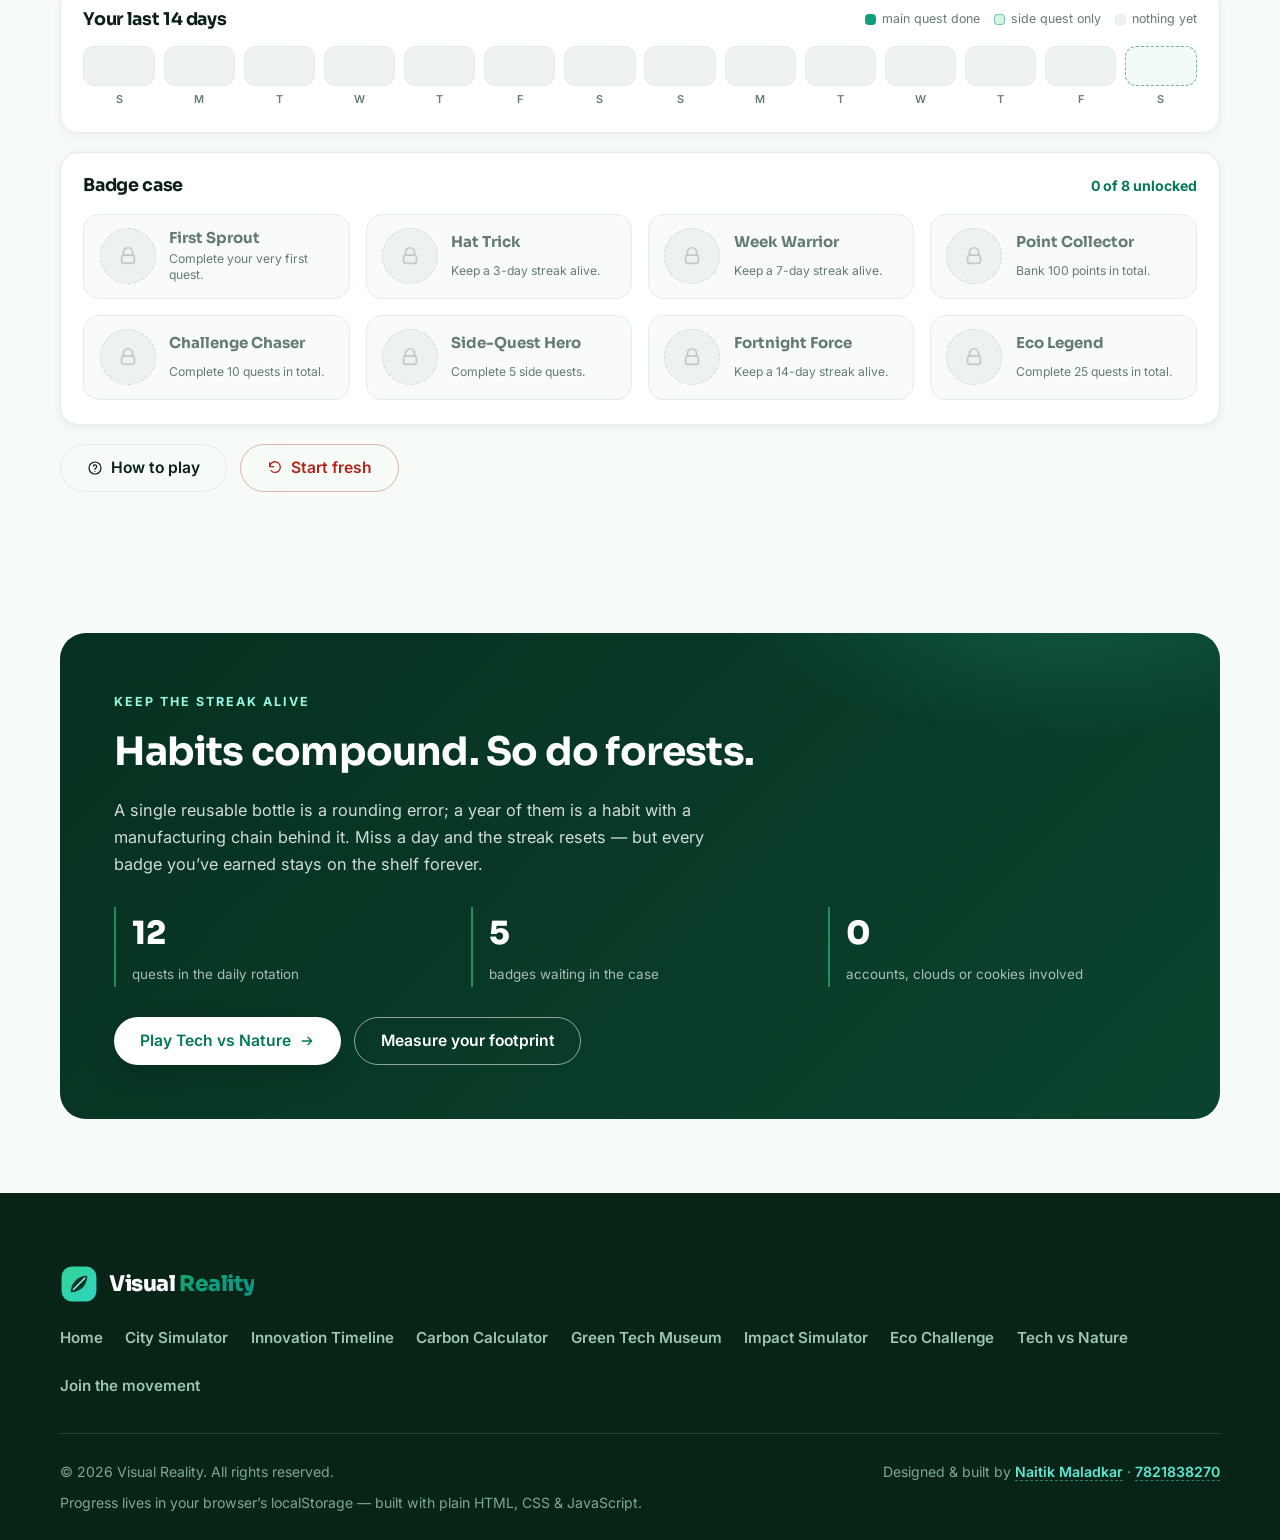
<file: public/challenge.html>
<!DOCTYPE html>
<html lang="en">
<head>
  <meta charset="UTF-8" />
  <meta name="viewport" content="width=device-width, initial-scale=1.0" />
  <title>Eco Challenge — Visual Reality | Daily green quests, streaks & badges</title>
  <meta name="description" content="One green quest a day, two side quests on the side. Build a streak, unlock badges and bank points — progress saved right in your browser, confetti guaranteed. No account, no cloud, just habits." />
  <link rel="icon" href="data:image/svg+xml,%3Csvg xmlns='http://www.w3.org/2000/svg' viewBox='0 0 48 48'%3E%3Cdefs%3E%3ClinearGradient id='g' x1='4' y1='4' x2='44' y2='44' gradientUnits='userSpaceOnUse'%3E%3Cstop stop-color='%230ea672'/%3E%3Cstop offset='1' stop-color='%230d9488'/%3E%3C/linearGradient%3E%3C/defs%3E%3Crect x='2' y='2' width='44' height='44' rx='13' fill='url(%23g)'/%3E%3Cpath d='M13.5 34.5C13.5 22.5 22.5 13.5 34.5 13.5C34.5 25.5 25.5 34.5 13.5 34.5Z' fill='%23ffffff'/%3E%3Cpath d='M17 31C21.5 26.5 27 21 31.5 16.5' stroke='%230b8266' stroke-width='1.8' stroke-linecap='round' fill='none'/%3E%3C/svg%3E" />
  <link rel="preconnect" href="https://fonts.googleapis.com" />
  <link rel="preconnect" href="https://fonts.gstatic.com" crossorigin />
  <link href="https://fonts.googleapis.com/css2?family=Inter:wght@400;500;600;700&family=Sora:wght@600;700;800&display=swap" rel="stylesheet" />
  <link rel="stylesheet" href="styles.css?v=20261022a" />
  <link rel="stylesheet" href="motion.css?v=20261022a" />
  <link rel="stylesheet" href="terrasense.css?v=20261022a" />
  <link rel="stylesheet" href="challenge.css?v=20261022a" />
</head>
<body class="challenge-page">
  <a class="skip-link" href="#main">Skip to content</a>

  <header class="site-header" id="top">
    <nav class="nav container" aria-label="Main navigation">
      <a class="brand" href="./" aria-label="Visual Reality home">
        <svg class="logo-mark" width="40" height="40" viewBox="0 0 48 48" fill="none" xmlns="http://www.w3.org/2000/svg" role="img" aria-label="Visual Reality logo — a leaf with circuit veins">
          <defs>
            <linearGradient id="lgBadge" x1="4" y1="4" x2="44" y2="44" gradientUnits="userSpaceOnUse">
              <stop stop-color="#0ea672"/>
              <stop offset="1" stop-color="#0d9488"/>
            </linearGradient>
          </defs>
          <rect x="2" y="2" width="44" height="44" rx="13" fill="url(#lgBadge)"/>
          <path d="M13.5 34.5C13.5 22.5 22.5 13.5 34.5 13.5C34.5 25.5 25.5 34.5 13.5 34.5Z" fill="#ffffff" fill-opacity="0.96"/>
          <path d="M17 31C21.5 26.5 27 21 31.5 16.5" stroke="#0b8266" stroke-width="1.8" stroke-linecap="round" fill="none"/>
          <path d="M21.8 26.2V22.4" stroke="#0b8266" stroke-width="1.6" stroke-linecap="round"/>
          <circle cx="21.8" cy="20.9" r="1.5" fill="#0b8266"/>
          <path d="M26.5 21.5H30" stroke="#0b8266" stroke-width="1.6" stroke-linecap="round"/>
          <circle cx="31.6" cy="21.5" r="1.5" fill="#0b8266"/>
          <circle cx="12.5" cy="12.5" r="2.1" fill="#ffffff"/>
          <circle cx="12.5" cy="12.5" r="4.4" stroke="#ffffff" stroke-opacity="0.55" stroke-width="1.3"/>
        </svg>
        <span class="brand-name">Visual <em>Reality</em></span>
      </a>

        <div class="nav-menu" id="nav-menu">
        <div class="container nav-menu-inner">
          <nav class="nav-links" aria-label="Site pages">
            <a href="./" aria-label="Home"><span class="nl-t">Home</span><span class="nl-s" aria-hidden="true">Home</span><span class="nl-d">Start here</span></a>
            <a href="./city" aria-label="Future City"><span class="nl-t">Future City</span><span class="nl-s" aria-hidden="true">City</span><span class="nl-d">Build a 2060 city</span></a>
            <a href="./timeline" aria-label="Timeline"><span class="nl-t">Timeline</span><span class="nl-s" aria-hidden="true">Timeline</span><span class="nl-d">1952 &rarr; today</span></a>
            <a href="./carbon" aria-label="Carbon Calculator"><span class="nl-t">Carbon Calculator</span><span class="nl-s" aria-hidden="true">Carbon</span><span class="nl-d">Measure your footprint</span></a>
            <a href="./museum" aria-label="Green Tech Museum"><span class="nl-t">Green Tech Museum</span><span class="nl-s" aria-hidden="true">Museum</span><span class="nl-d">Walk the halls</span></a>
            <a href="./impact" aria-label="Impact Simulator"><span class="nl-t">Impact Simulator</span><span class="nl-s" aria-hidden="true">Impact</span><span class="nl-d">What-if the world</span></a>
            <a href="./challenge" aria-label="Eco Challenge"><span class="nl-t">Eco Challenge</span><span class="nl-s" aria-hidden="true">Challenge</span><span class="nl-d">Daily green quests</span></a>
            <a href="./balance" aria-label="Tech vs Nature"><span class="nl-t">Tech vs Nature</span><span class="nl-s" aria-hidden="true">Balance</span><span class="nl-d">The balance game</span></a>
          </nav>
          <a href="./#join" class="btn btn-primary btn-sm nav-menu-cta">Join the movement</a>
        </div>
        </div>

      <div class="nav-right">
        <a href="./#join" class="btn btn-primary btn-sm nav-cta">Join the movement</a>
        <button class="nav-toggle" type="button" aria-expanded="false" aria-controls="nav-menu" aria-label="Open menu">
          <span class="nav-toggle-bar" aria-hidden="true"></span>
          <span class="nav-toggle-bar" aria-hidden="true"></span>
          <span class="nav-toggle-bar" aria-hidden="true"></span>
        </button>
      </div>
    </nav>

  </header>

  <main id="main">
    <!-- ======= HERO ======= -->
    <section class="ec-hero">
      <div class="container">
        <p class="eyebrow reveal">
          <svg width="14" height="14" viewBox="0 0 48 48" fill="none" aria-hidden="true"><path d="M13.5 34.5C13.5 22.5 22.5 13.5 34.5 13.5C34.5 25.5 25.5 34.5 13.5 34.5Z" fill="#0e9f6e"/><path d="M17 31C21.5 26.5 27 21 31.5 16.5" stroke="#ffffff" stroke-width="2.4" stroke-linecap="round" fill="none"/></svg>
          New &middot; Eco Challenge &middot; play daily
        </p>
        <h1 class="reveal" style="--d:.06s">
          Tiny daily quests. <span class="grad-text">Serious confetti.</span>
        </h1>
        <p class="lead reveal" style="--d:.12s">
          Every morning three fresh missions land here &mdash; one main quest and two side
          quests. Do them out in the real world, mark them done, and watch your streak,
          points and badge case grow. Progress is saved on your device, and every
          finish is celebrated with proper confetti.
        </p>
        <ul class="ec-hero-chips reveal" style="--d:.18s" aria-label="Challenge facts">
          <li>a fresh trio every day</li>
          <li>21 quests in rotation</li>
          <li>8 badges to unlock</li>
          <li>saved on-device, zero sign-up</li>
        </ul>
        <div class="ec-hero-actions reveal" style="--d:.24s">
          <a href="#quests" class="btn btn-primary">
            See today&rsquo;s quests
            <svg width="16" height="16" viewBox="0 0 24 24" fill="none" aria-hidden="true"><path d="M5 12h14m0 0-5.5-5.5M19 12l-5.5 5.5" stroke="currentColor" stroke-width="2" stroke-linecap="round" stroke-linejoin="round"/></svg>
          </a>
          <button type="button" class="btn btn-ghost" id="ec-howto-hero">How to play</button>
        </div>
      </div>
    </section>

    <!-- ======= TODAY'S QUESTS ======= -->
    <section class="ec-lab section" id="quests" aria-label="Today's quests">
      <div class="container">
        <div class="ec-lab-head reveal">
          <h2>Today&rsquo;s quests</h2>
          <p class="ec-lab-date" id="ec-date" aria-live="polite">Loading today&hellip;</p>
        </div>
        <div class="ec-lab-grid">
          <article class="ec-main-card reveal" id="ec-main-card" data-state="idle" aria-live="polite">
            <!-- rendered by challenge.js -->
          </article>
          <div class="ec-side-stack">
            <h3 class="ec-side-title reveal">Side quests <span class="ec-side-sub">bonus points, streaks optional</span></h3>
            <div class="ec-side-list" id="ec-side-list">
              <!-- rendered by challenge.js -->
            </div>
          </div>
        </div>
      </div>
    </section>

    <!-- ======= PROGRESS ======= -->
    <section class="ec-progress section" id="progress" aria-label="Your progress">
      <div class="container">
        <div class="ec-progress-head reveal">
          <h2>Your tracker</h2>
          <p>Everything below lives in this browser only &mdash; clear it anytime with
            <em>Start fresh</em>.</p>
        </div>

        <div class="ec-stats reveal" id="ec-stats">
          <div class="ec-stat">
            <span class="ec-stat-val" id="ec-stat-total">0</span>
            <span class="ec-stat-label">quests completed</span>
          </div>
          <div class="ec-stat ec-stat-streak">
            <span class="ec-stat-val" id="ec-stat-streak">0</span>
            <span class="ec-stat-label">day streak now</span>
          </div>
          <div class="ec-stat">
            <span class="ec-stat-val" id="ec-stat-points">0</span>
            <span class="ec-stat-label">points banked</span>
          </div>
          <div class="ec-stat">
            <span class="ec-stat-val" id="ec-stat-best">0</span>
            <span class="ec-stat-label">best streak ever</span>
          </div>
        </div>

        <div class="ec-week reveal">
          <div class="ec-week-head">
            <h3>Your last 14 days</h3>
            <div class="ec-week-legend">
              <span><i class="ec-dot ec-dot-done"></i> main quest done</span>
              <span><i class="ec-dot ec-dot-part"></i> side quest only</span>
              <span><i class="ec-dot ec-dot-miss"></i> nothing yet</span>
            </div>
          </div>
          <div class="ec-strip" id="ec-strip"><!-- rendered --></div>
        </div>

        <div class="ec-badges reveal">
          <div class="ec-badges-head">
            <h3>Badge case</h3>
            <p id="ec-badge-count">0 of 8 unlocked</p>
          </div>
          <ul class="ec-badge-grid" id="ec-badges"><!-- rendered --></ul>
        </div>

        <div class="ec-actions reveal">
          <button type="button" class="btn btn-ghost" id="ec-howto-btn">
            <svg width="16" height="16" viewBox="0 0 24 24" fill="none" aria-hidden="true"><circle cx="12" cy="12" r="9" stroke="currentColor" stroke-width="1.8"/><path d="M9.6 9.2a2.5 2.5 0 1 1 3.4 2.9c-.7.3-1 .8-1 1.6v.4M12 17h.01" stroke="currentColor" stroke-width="1.8" stroke-linecap="round"/></svg>
            How to play
          </button>
          <button type="button" class="btn btn-ghost ec-danger-btn" id="ec-reset-btn">
            <svg width="16" height="16" viewBox="0 0 24 24" fill="none" aria-hidden="true"><path d="M4 10a8 8 0 1 1 2 6M4 10V4m0 6h6" stroke="currentColor" stroke-width="1.9" stroke-linecap="round" stroke-linejoin="round"/></svg>
            Start fresh
          </button>
        </div>
      </div>
    </section>

    <!-- ======= OUTRO ======= -->
    <section class="ec-outro">
      <div class="container">
        <div class="ec-outro-panel reveal">
          <p class="eyebrow eyebrow-light">Keep the streak alive</p>
          <h2>Habits compound. So do forests.</h2>
          <p class="ec-outro-copy">
            A single reusable bottle is a rounding error; a year of them is a habit
            with a manufacturing chain behind it. Miss a day and the streak resets
            &mdash; but every badge you&rsquo;ve earned stays on the shelf forever.
          </p>
          <div class="ec-outro-stats">
            <div class="outro-stat">
              <span class="outro-val" data-count-to="21">21</span>
              <span class="outro-label">quests in the daily rotation</span>
            </div>
            <div class="outro-stat">
              <span class="outro-val" data-count-to="8">8</span>
              <span class="outro-label">badges waiting in the case</span>
            </div>
            <div class="outro-stat">
              <span class="outro-val" data-count-to="0">0</span>
              <span class="outro-label">accounts, clouds or cookies involved</span>
            </div>
          </div>
          <div class="ec-outro-actions">
            <a class="btn btn-light" href="./balance">
              Play Tech vs Nature
              <svg width="16" height="16" viewBox="0 0 24 24" fill="none" aria-hidden="true"><path d="M5 12h14m0 0-5.5-5.5M19 12l-5.5 5.5" stroke="currentColor" stroke-width="2" stroke-linecap="round" stroke-linejoin="round"/></svg>
            </a>
            <a class="btn btn-outline-light" href="./carbon">Measure your footprint</a>
          </div>
        </div>
      </div>
    </section>
  </main>

  <footer class="site-footer city-footer">
    <div class="container">
      <div class="city-footer-inner">
        <a class="brand brand-footer" href="./" aria-label="Visual Reality home">
          <svg class="logo-mark" width="38" height="38" viewBox="0 0 48 48" fill="none" xmlns="http://www.w3.org/2000/svg" aria-hidden="true">
            <defs>
              <linearGradient id="lgBadgeF" x1="4" y1="4" x2="44" y2="44" gradientUnits="userSpaceOnUse">
                <stop stop-color="#34d399"/>
                <stop offset="1" stop-color="#2dd4bf"/>
              </linearGradient>
            </defs>
            <rect x="2" y="2" width="44" height="44" rx="13" fill="url(#lgBadgeF)"/>
            <path d="M13.5 34.5C13.5 22.5 22.5 13.5 34.5 13.5C34.5 25.5 25.5 34.5 13.5 34.5Z" fill="#06281d" fill-opacity="0.9"/>
            <path d="M17 31C21.5 26.5 27 21 31.5 16.5" stroke="#a7f3d0" stroke-width="1.8" stroke-linecap="round" fill="none"/>
          </svg>
          <span class="brand-name">Visual <em>Reality</em></span>
        </a>
        <nav class="city-footer-links" aria-label="Footer">
          <a href="./">Home</a>
          <a href="./city">City Simulator</a>
          <a href="./timeline">Innovation Timeline</a>
          <a href="./carbon">Carbon Calculator</a>
          <a href="./museum">Green Tech Museum</a>
          <a href="./impact">Impact Simulator</a>
          <a href="./challenge" aria-current="page">Eco Challenge</a>
          <a href="./balance">Tech vs Nature</a>
          <a href="./#join">Join the movement</a>
        </nav>
      </div>
      <div class="footer-bottom">
        <p>&copy; <span id="year">2026</span> Visual Reality. All rights reserved.</p>
        <p class="footer-credit">Designed &amp; built by <a href="https://github.com/NaitikMaladkar" target="_blank" rel="noopener">Naitik Maladkar</a> &middot; <a href="tel:+917821838270">7821838270</a></p>
        <p>Progress lives in your browser&rsquo;s localStorage &mdash; built with plain HTML, CSS &amp; JavaScript.</p>
      </div>
    </div>
  </footer>

  <button class="to-top" id="to-top" type="button" aria-label="Back to top">
    <svg width="18" height="18" viewBox="0 0 24 24" fill="none" aria-hidden="true"><path d="M12 19V5m0 0-6 6m6-6 6 6" stroke="currentColor" stroke-width="2.2" stroke-linecap="round" stroke-linejoin="round"/></svg>
  </button>

  <!-- ======= HOW-TO MODAL ======= -->
  <div class="ec-modal" id="ec-howto" role="dialog" aria-modal="true" aria-labelledby="ec-howto-title" hidden>
    <div class="ec-modal-backdrop" data-close></div>
    <div class="ec-modal-panel" role="document">
      <button type="button" class="ec-modal-x" data-close aria-label="Close dialog">
        <svg width="16" height="16" viewBox="0 0 24 24" fill="none" aria-hidden="true"><path d="m6 6 12 12M18 6 6 18" stroke="currentColor" stroke-width="2.2" stroke-linecap="round"/></svg>
      </button>
      <h3 id="ec-howto-title">How to play</h3>
      <ol class="ec-steps">
        <li>
          <span class="ec-step-ico" aria-hidden="true"><svg width="18" height="18" viewBox="0 0 24 24" fill="none"><rect x="3.5" y="5" width="17" height="15" rx="3" stroke="#047857" stroke-width="1.8"/><path d="M8 3v4M16 3v4M7.5 11h4M7.5 15h7" stroke="#047857" stroke-width="1.8" stroke-linecap="round"/></svg></span>
          <div>
            <b>Meet the daily three.</b> At midnight a new main quest and two side
            quests deal out &mdash; picked from 21 missions across plastic, energy,
            water, food, transport and stuff.
          </div>
        </li>
        <li>
          <span class="ec-step-ico" aria-hidden="true"><svg width="18" height="18" viewBox="0 0 24 24" fill="none"><path d="M12 21c-4.5-2.6-7.5-6-7.5-10a5.4 5.4 0 0 1 7.5-5 5.4 5.4 0 0 1 7.5 5c0 4-3 7.4-7.5 10Z" stroke="#047857" stroke-width="1.8" stroke-linejoin="round"/><path d="m8.6 11.6 2.3 2.3 4.5-4.6" stroke="#047857" stroke-width="1.8" stroke-linecap="round" stroke-linejoin="round"/></svg></span>
          <div>
            <b>Do it for real, then tap <i>Mark as done</i>.</b> The quests only
            count when real life happened &mdash; be honest, the planet takes notes.
          </div>
        </li>
        <li>
          <span class="ec-step-ico" aria-hidden="true"><svg width="18" height="18" viewBox="0 0 24 24" fill="none"><path d="M12 3c1.8 2.2 2.6 4.3 2.6 6.4 0 1.6-.5 3-1.4 4.3M12 3c-1.8 2.2-2.6 4.3-2.6 6.4 0 1.6.5 3 1.4 4.3M5.5 13.5 12 21l6.5-7.5" stroke="#f59e0b" stroke-width="1.8" stroke-linecap="round" stroke-linejoin="round"/></svg></span>
          <div>
            <b>Build streaks, unlock badges.</b> The main quest keeps your day alive;
            side quests stack bonus points. Streaks and points climb, badges pop
            out of the case with confetti.
          </div>
        </li>
        <li>
          <span class="ec-step-ico" aria-hidden="true"><svg width="18" height="18" viewBox="0 0 24 24" fill="none"><rect x="4" y="9" width="16" height="11" rx="2.5" stroke="#047857" stroke-width="1.8"/><path d="M8 9V7a4 4 0 0 1 8 0v2" stroke="#047857" stroke-width="1.8" stroke-linecap="round"/></svg></span>
          <div>
            <b>Everything stays on your device.</b> Progress is saved in your
            browser&rsquo;s localStorage &mdash; no account, no cloud, nothing leaves
            your machine.
          </div>
        </li>
      </ol>
      <p class="ec-modal-note">Miss a day? The streak resets to zero &mdash; but your
        badges and total points are yours forever.</p>
      <div class="ec-modal-actions">
        <button type="button" class="btn btn-primary" data-close>Got it</button>
      </div>
    </div>
  </div>

  <!-- ======= RESET MODAL ======= -->
  <div class="ec-modal" id="ec-reset" role="dialog" aria-modal="true" aria-labelledby="ec-reset-title" hidden>
    <div class="ec-modal-backdrop" data-close></div>
    <div class="ec-modal-panel" role="document">
      <button type="button" class="ec-modal-x" data-close aria-label="Close dialog">
        <svg width="16" height="16" viewBox="0 0 24 24" fill="none" aria-hidden="true"><path d="m6 6 12 12M18 6 6 18" stroke="currentColor" stroke-width="2.2" stroke-linecap="round"/></svg>
      </button>
      <h3 id="ec-reset-title">Start fresh?</h3>
      <p class="ec-reset-copy">
        This erases every quest, point, streak and badge saved in this browser.
        There is no undo &mdash; day one starts the moment you confirm.
      </p>
      <div class="ec-modal-actions">
        <button type="button" class="btn btn-ghost" data-close>Keep my progress</button>
        <button type="button" class="btn btn-primary ec-reset-confirm" id="ec-reset-confirm">Yes, erase everything</button>
      </div>
    </div>
  </div>

  <div class="ec-toast" id="ec-toast" role="status" aria-live="polite"></div>
  <canvas class="ec-confetti" id="ec-confetti" aria-hidden="true"></canvas>

  <script src="script.js?v=20261022a"></script>
  <script src="challenge.js?v=20261022a"></script>
  <script src="motion.js?v=20261022a"></script>
  <script src="terrasense.js?v=20261022a"></script>
</body>
</html>
</file>
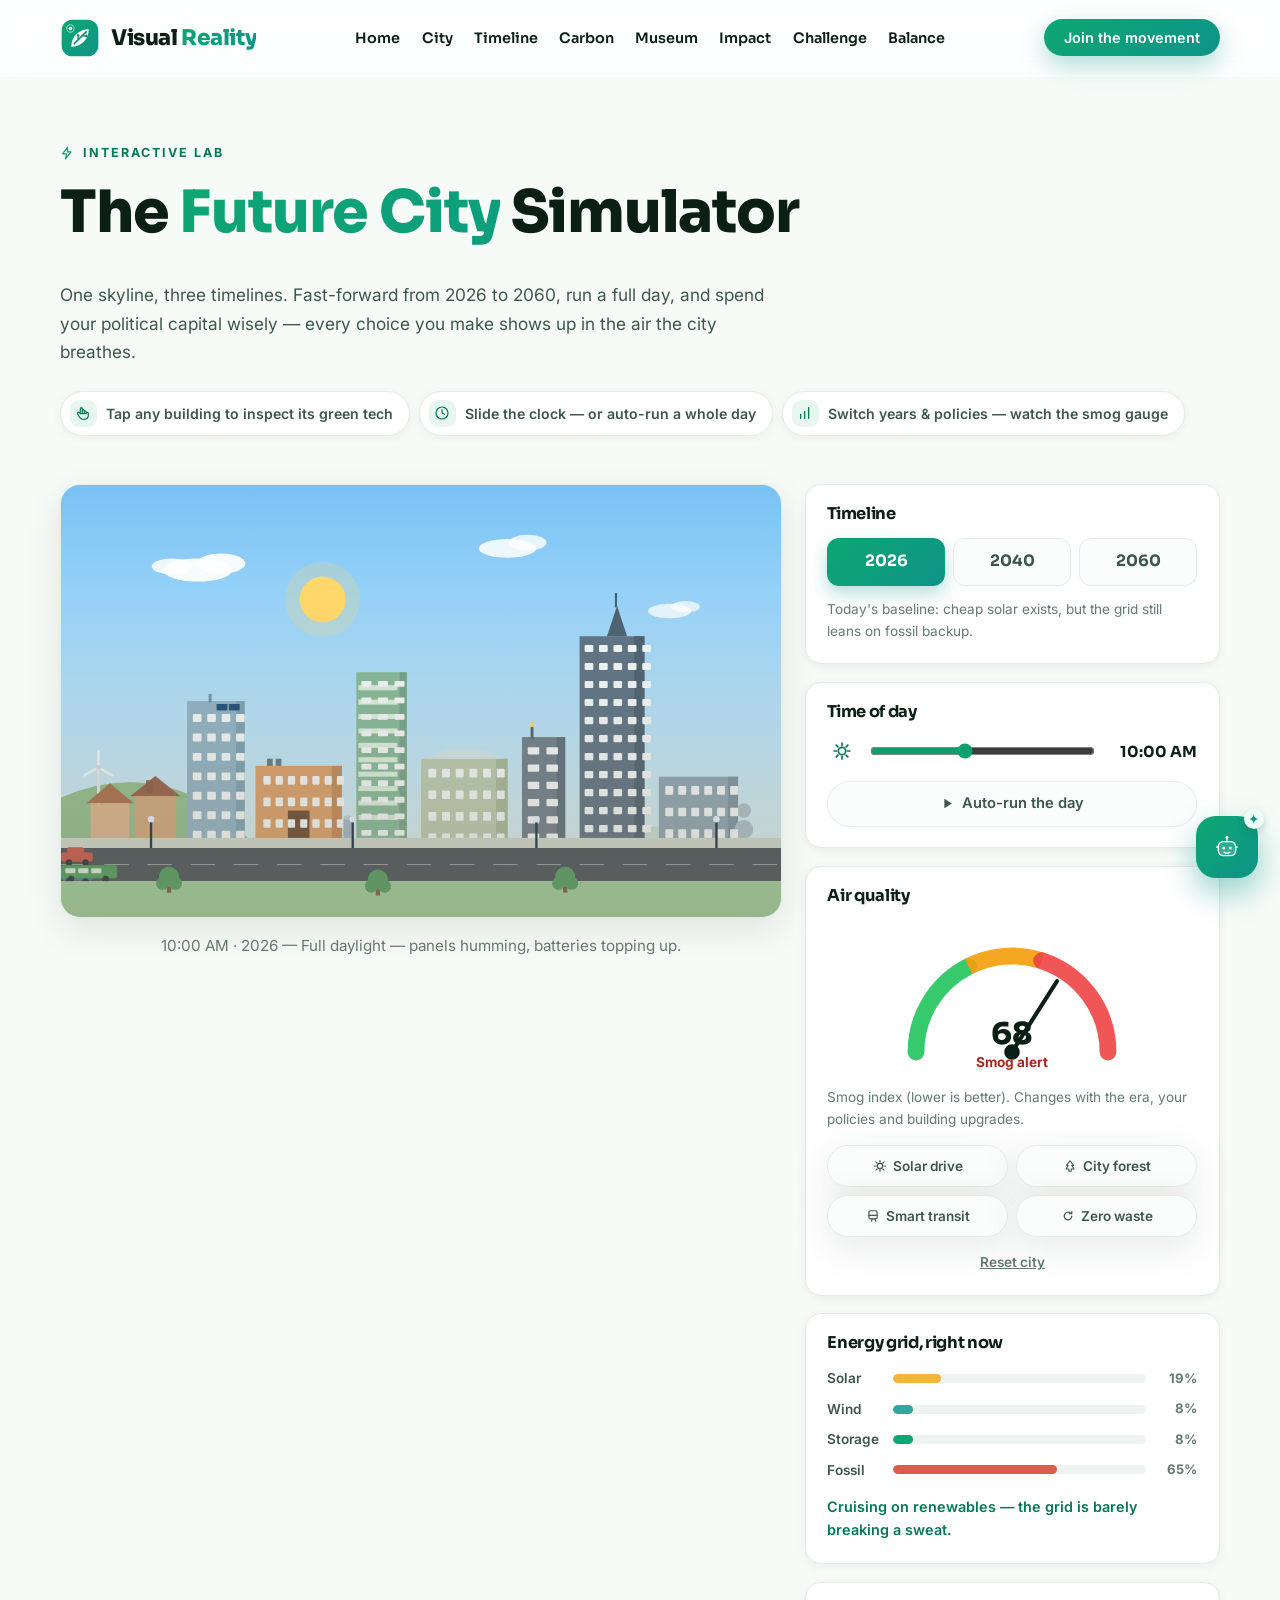
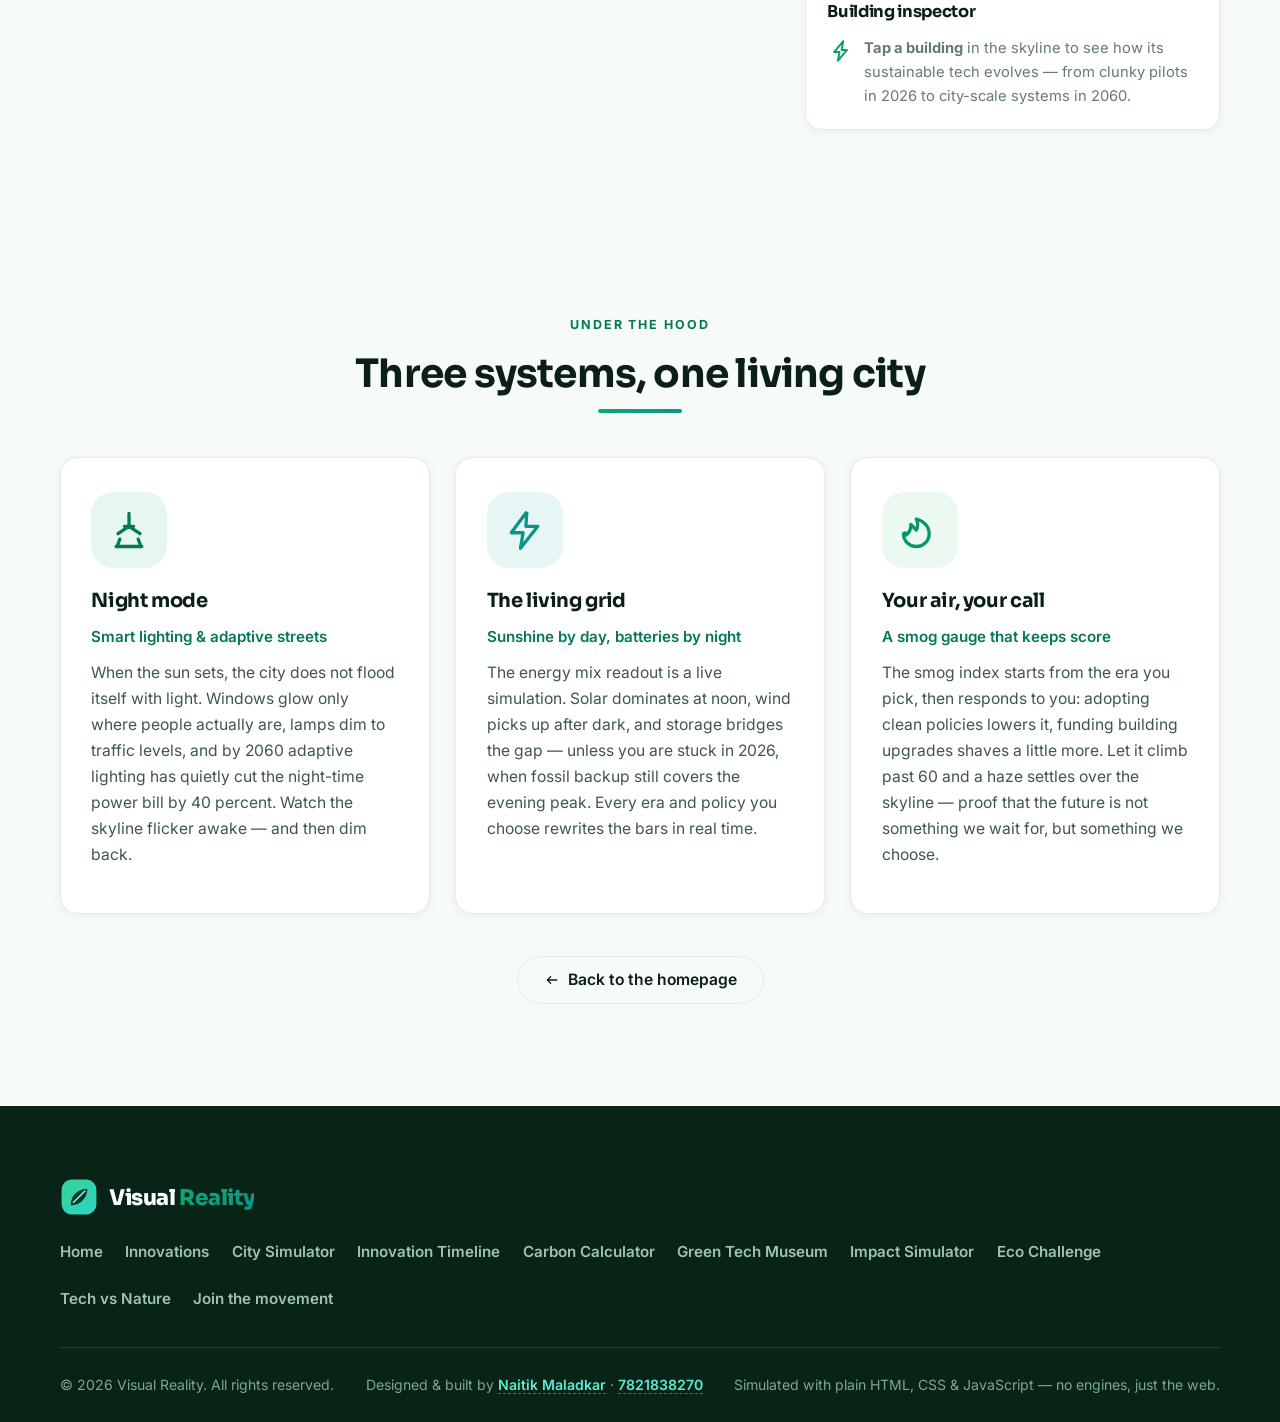
<file: public/city.html>
<!DOCTYPE html>
<html lang="en">
<head>
  <meta charset="UTF-8" />
  <meta name="viewport" content="width=device-width, initial-scale=1.0" />
  <title>Future City Simulator — Visual Reality | Tech for Tomorrow</title>
  <meta name="description" content="Fast-forward a living city from 2026 to 2060. Tap buildings to explore sustainable tech, run the day/night cycle, and watch the pollution meter respond to your choices." />
  <link rel="icon" href="data:image/svg+xml,%3Csvg xmlns='http://www.w3.org/2000/svg' viewBox='0 0 48 48'%3E%3Cdefs%3E%3ClinearGradient id='g' x1='4' y1='4' x2='44' y2='44' gradientUnits='userSpaceOnUse'%3E%3Cstop stop-color='%230ea672'/%3E%3Cstop offset='1' stop-color='%230d9488'/%3E%3C/linearGradient%3E%3C/defs%3E%3Crect x='2' y='2' width='44' height='44' rx='13' fill='url(%23g)'/%3E%3Cpath d='M13.5 34.5C13.5 22.5 22.5 13.5 34.5 13.5C34.5 25.5 25.5 34.5 13.5 34.5Z' fill='%23ffffff'/%3E%3Cpath d='M17 31C21.5 26.5 27 21 31.5 16.5' stroke='%230b8266' stroke-width='1.8' stroke-linecap='round' fill='none'/%3E%3C/svg%3E" />
  <link rel="preconnect" href="https://fonts.googleapis.com" />
  <link rel="preconnect" href="https://fonts.gstatic.com" crossorigin />
  <link href="https://fonts.googleapis.com/css2?family=Inter:wght@400;500;600;700&family=Sora:wght@600;700;800&display=swap" rel="stylesheet" />
  <link rel="stylesheet" href="styles.css?v=20261022a" />
  <link rel="stylesheet" href="motion.css?v=20261022a" />
  <link rel="stylesheet" href="terrasense.css?v=20261022a" />
  <link rel="stylesheet" href="city.css?v=20261022a" />
</head>
<body class="city-page">
  <a class="skip-link" href="#main">Skip to content</a>

  <header class="site-header" id="top">
    <nav class="nav container" aria-label="Main navigation">
      <a class="brand" href="./" aria-label="Visual Reality home">
        <svg class="logo-mark" width="40" height="40" viewBox="0 0 48 48" fill="none" xmlns="http://www.w3.org/2000/svg" role="img" aria-label="Visual Reality logo — a leaf with circuit veins">
          <defs>
            <linearGradient id="lgBadge" x1="4" y1="4" x2="44" y2="44" gradientUnits="userSpaceOnUse">
              <stop stop-color="#0ea672"/>
              <stop offset="1" stop-color="#0d9488"/>
            </linearGradient>
          </defs>
          <rect x="2" y="2" width="44" height="44" rx="13" fill="url(#lgBadge)"/>
          <path d="M13.5 34.5C13.5 22.5 22.5 13.5 34.5 13.5C34.5 25.5 25.5 34.5 13.5 34.5Z" fill="#ffffff" fill-opacity="0.96"/>
          <path d="M17 31C21.5 26.5 27 21 31.5 16.5" stroke="#0b8266" stroke-width="1.8" stroke-linecap="round" fill="none"/>
          <path d="M21.8 26.2V22.4" stroke="#0b8266" stroke-width="1.6" stroke-linecap="round"/>
          <circle cx="21.8" cy="20.9" r="1.5" fill="#0b8266"/>
          <path d="M26.5 21.5H30" stroke="#0b8266" stroke-width="1.6" stroke-linecap="round"/>
          <circle cx="31.6" cy="21.5" r="1.5" fill="#0b8266"/>
          <circle cx="12.5" cy="12.5" r="2.1" fill="#ffffff"/>
          <circle cx="12.5" cy="12.5" r="4.4" stroke="#ffffff" stroke-opacity="0.55" stroke-width="1.3"/>
        </svg>
        <span class="brand-name">Visual <em>Reality</em></span>
      </a>

        <div class="nav-menu" id="nav-menu">
        <div class="container nav-menu-inner">
          <nav class="nav-links" aria-label="Site pages">
            <a href="./" aria-label="Home"><span class="nl-t">Home</span><span class="nl-s" aria-hidden="true">Home</span><span class="nl-d">Start here</span></a>
            <a href="./city" aria-label="Future City"><span class="nl-t">Future City</span><span class="nl-s" aria-hidden="true">City</span><span class="nl-d">Build a 2060 city</span></a>
            <a href="./timeline" aria-label="Timeline"><span class="nl-t">Timeline</span><span class="nl-s" aria-hidden="true">Timeline</span><span class="nl-d">1952 &rarr; today</span></a>
            <a href="./carbon" aria-label="Carbon Calculator"><span class="nl-t">Carbon Calculator</span><span class="nl-s" aria-hidden="true">Carbon</span><span class="nl-d">Measure your footprint</span></a>
            <a href="./museum" aria-label="Green Tech Museum"><span class="nl-t">Green Tech Museum</span><span class="nl-s" aria-hidden="true">Museum</span><span class="nl-d">Walk the halls</span></a>
            <a href="./impact" aria-label="Impact Simulator"><span class="nl-t">Impact Simulator</span><span class="nl-s" aria-hidden="true">Impact</span><span class="nl-d">What-if the world</span></a>
            <a href="./challenge" aria-label="Eco Challenge"><span class="nl-t">Eco Challenge</span><span class="nl-s" aria-hidden="true">Challenge</span><span class="nl-d">Daily green quests</span></a>
            <a href="./balance" aria-label="Tech vs Nature"><span class="nl-t">Tech vs Nature</span><span class="nl-s" aria-hidden="true">Balance</span><span class="nl-d">The balance game</span></a>
          </nav>
          <a href="./#join" class="btn btn-primary btn-sm nav-menu-cta">Join the movement</a>
        </div>
        </div>

      <div class="nav-right">
        <a href="./#join" class="btn btn-primary btn-sm nav-cta">Join the movement</a>
        <button class="nav-toggle" type="button" aria-expanded="false" aria-controls="nav-menu" aria-label="Open menu">
          <span class="nav-toggle-bar" aria-hidden="true"></span>
          <span class="nav-toggle-bar" aria-hidden="true"></span>
          <span class="nav-toggle-bar" aria-hidden="true"></span>
        </button>
      </div>
    </nav>

  </header>

  <main id="main">
    <!-- ======= PAGE HERO ======= -->
    <section class="city-hero">
      <div class="container">
        <p class="eyebrow reveal">
          <svg width="14" height="14" viewBox="0 0 24 24" fill="none" aria-hidden="true"><path d="M13 2 4.5 13.5H11L9.5 22 19 10h-6.5L13 2Z" stroke="#0e9f6e" stroke-width="2" stroke-linejoin="round"/></svg>
          Interactive lab
        </p>
        <h1 class="reveal" style="--d:.06s">The <span class="grad-text">Future City</span> Simulator</h1>
        <p class="city-lead reveal" style="--d:.12s">
          One skyline, three timelines. Fast-forward from 2026 to 2060, run a full
          day, and spend your political capital wisely — every choice you make
          shows up in the air the city breathes.
        </p>
        <ul class="howto reveal" style="--d:.18s" aria-label="How to use the simulator">
          <li>
            <span class="howto-ico" aria-hidden="true"><svg width="16" height="16" viewBox="0 0 24 24" fill="none"><path d="M8 13V5.5a1.5 1.5 0 0 1 3 0V12m0-1.5v-2a1.5 1.5 0 0 1 3 0V12m0-1v-.5a1.5 1.5 0 0 1 3 0V13m0-.5a1.5 1.5 0 0 1 3 0V15c0 4-2.5 6.5-6.5 6.5S7 19 5.5 16L3.8 12.6a1.4 1.4 0 0 1 2.4-1.4L8 13Z" stroke="currentColor" stroke-width="1.8" stroke-linecap="round" stroke-linejoin="round"/></svg></span>
            Tap any building to inspect its green tech
          </li>
          <li>
            <span class="howto-ico" aria-hidden="true"><svg width="16" height="16" viewBox="0 0 24 24" fill="none"><circle cx="12" cy="12" r="9" stroke="currentColor" stroke-width="1.8"/><path d="M12 7v5l3.5 2" stroke="currentColor" stroke-width="1.8" stroke-linecap="round"/></svg></span>
            Slide the clock — or auto-run a whole day
          </li>
          <li>
            <span class="howto-ico" aria-hidden="true"><svg width="16" height="16" viewBox="0 0 24 24" fill="none"><path d="M4 20v-6m6 6V10m6 10V4" stroke="currentColor" stroke-width="2" stroke-linecap="round"/></svg></span>
            Switch years &amp; policies — watch the smog gauge
          </li>
        </ul>
      </div>
    </section>

    <!-- ======= SIMULATOR ======= -->
    <section class="simulator" aria-label="Future city simulator">
      <div class="container sim-shell">
        <div class="sim-scene-col reveal">
          <div class="scene-wrap">
            <svg id="cityScene" class="scene y2026 phase-day" viewBox="0 0 1000 600" role="img" aria-label="Interactive city skyline. Click buildings to learn about their sustainable technology.">
              <defs>
                <linearGradient id="skyGrad" x1="0" y1="0" x2="0" y2="1">
                  <stop offset="0" stop-color="#79c2f5"/>
                  <stop offset="0.55" stop-color="#b7e3fb"/>
                  <stop offset="1" stop-color="#e8f7f0"/>
                </linearGradient>
                <linearGradient id="pvGrad" x1="0" y1="0" x2="1" y2="1">
                  <stop offset="0" stop-color="#2b6a8f" stop-opacity="0.55"/>
                  <stop offset="1" stop-color="#14532d" stop-opacity="0.5"/>
                </linearGradient>
                <linearGradient id="coneG" x1="0" y1="0" x2="0" y2="1">
                  <stop offset="0" stop-color="#ffd98a" stop-opacity="0.55"/>
                  <stop offset="1" stop-color="#ffd98a" stop-opacity="0"/>
                </linearGradient>
                <linearGradient id="smogG" x1="0" y1="0" x2="0" y2="1">
                  <stop offset="0.25" stop-color="#8b7c61" stop-opacity="0"/>
                  <stop offset="1" stop-color="#8b7c61" stop-opacity="0.85"/>
                </linearGradient>
              </defs>

              <!-- sky -->
              <rect x="0" y="0" width="1000" height="600" fill="url(#skyGrad)"/>
              <g id="stars" aria-hidden="true"></g>

              <!-- sun & moon -->
              <g id="sun" opacity="1">
                <circle r="52" fill="#ffd76a" opacity="0.22"/>
                <circle r="32" fill="#ffd76a"/>
              </g>
              <g id="moon" opacity="0">
                <circle r="24" fill="#eef3fb"/>
                <circle cx="-7" cy="-4" r="5" fill="#c9d6ea" opacity="0.7"/>
                <circle cx="8" cy="7" r="3.4" fill="#c9d6ea" opacity="0.6"/>
                <circle cx="4" cy="-9" r="2.2" fill="#c9d6ea" opacity="0.6"/>
              </g>

              <!-- clouds -->
              <g transform="translate(190 118)"><g class="cloud cloud-a" aria-hidden="true">
                <ellipse cx="0" cy="0" rx="48" ry="16" fill="#ffffff" opacity="0.92"/>
                <ellipse cx="32" cy="-9" rx="34" ry="14" fill="#ffffff" opacity="0.92"/>
                <ellipse cx="-36" cy="-5" rx="28" ry="11" fill="#ffffff" opacity="0.85"/>
              </g></g>
              <g transform="translate(620 88)"><g class="cloud cloud-b" aria-hidden="true">
                <ellipse cx="0" cy="0" rx="40" ry="13" fill="#ffffff" opacity="0.85"/>
                <ellipse cx="28" cy="-8" rx="26" ry="11" fill="#ffffff" opacity="0.8"/>
              </g></g>
              <g transform="translate(845 175)"><g class="cloud cloud-c" aria-hidden="true">
                <ellipse cx="0" cy="0" rx="30" ry="10" fill="#ffffff" opacity="0.75"/>
                <ellipse cx="22" cy="-6" rx="20" ry="8" fill="#ffffff" opacity="0.7"/>
              </g></g>

              <!-- far skyline silhouette -->
              <path id="skyline-far" aria-hidden="true" d="M0 480h38v-30h26v44h40v-22h34v-38h30v30h44v-16h36v34h42v-46h30v26h38v-14h34v30h46v-24h32v18h40v-34h30v22h38v-12h34v28h48v-20h32v14h40v-26h30v20h50v-10h44v24h58v-16h40v22h60v-14h50v20h1000Z" transform="translate(0 20)" />

              <!-- turbine hill -->
              <path id="hillL" d="M0 500 L0 434 Q75 400 150 420 Q215 437 268 500 Z"/>
              <g class="tur" transform="translate(52 456)">
                <rect x="-2" y="-64" width="4" height="64" rx="2" fill="#e2eaef"/>
                <g transform="translate(0 -64)"><g class="blades">
                  <rect x="-1.7" y="-24" width="3.4" height="24" rx="1.7" fill="#f4f8fa"/>
                  <rect x="-1.7" y="-24" width="3.4" height="24" rx="1.7" fill="#f4f8fa" transform="rotate(120)"/>
                  <rect x="-1.7" y="-24" width="3.4" height="24" rx="1.7" fill="#f4f8fa" transform="rotate(240)"/>
                </g><circle r="3.4" fill="#cfd9df"/></g>
              </g>
              <g class="tur t2040" transform="translate(112 430)">
                <rect x="-2" y="-64" width="4" height="64" rx="2" fill="#e2eaef"/>
                <g transform="translate(0 -64)"><g class="blades">
                  <rect x="-1.7" y="-24" width="3.4" height="24" rx="1.7" fill="#f4f8fa"/>
                  <rect x="-1.7" y="-24" width="3.4" height="24" rx="1.7" fill="#f4f8fa" transform="rotate(120)"/>
                  <rect x="-1.7" y="-24" width="3.4" height="24" rx="1.7" fill="#f4f8fa" transform="rotate(240)"/>
                </g><circle r="3.4" fill="#cfd9df"/></g>
              </g>
              <g class="tur t2060" transform="translate(172 450)">
                <rect x="-2" y="-64" width="4" height="64" rx="2" fill="#e2eaef"/>
                <g transform="translate(0 -64)"><g class="blades">
                  <rect x="-1.7" y="-24" width="3.4" height="24" rx="1.7" fill="#f4f8fa"/>
                  <rect x="-1.7" y="-24" width="3.4" height="24" rx="1.7" fill="#f4f8fa" transform="rotate(120)"/>
                  <rect x="-1.7" y="-24" width="3.4" height="24" rx="1.7" fill="#f4f8fa" transform="rotate(240)"/>
                </g><circle r="3.4" fill="#cfd9df"/></g>
              </g>

              <!-- ======= BUILDINGS ======= -->
              <g class="bld" data-bld="old-quarter" tabindex="0" role="button" aria-label="Inspect Old Quarter — heritage homes">
                <polygon points="35,442 68,414 101,442" fill="#a86f4f"/>
                <rect x="41" y="442" width="54" height="58" fill="#d9b48f"/>
                <polygon points="96,432 131,404 166,432" fill="#96604a"/>
                <rect x="102" y="432" width="58" height="68" fill="#cfa87e"/>
                <rect x="118" y="410" width="9" height="18" fill="#8a5b45"/>
                <g class="tech p-solar-tech">
                  <polygon points="52,437 63,428 74,437 63,432" fill="#1d4e79"/>
                  <polygon points="112,427 125,417 138,427 125,422" fill="#1d4e79"/>
                </g>
                <rect class="hit" x="33" y="402" width="136" height="98"/>
              </g>

              <g class="bld" data-bld="solaris" tabindex="0" role="button" aria-label="Inspect Solaris Heights — residential tower">
                <rect x="175" y="300" width="80" height="200" fill="#8fb3c7"/>
                <rect x="243" y="300" width="12" height="200" fill="#7aa2b6"/>
                <rect x="205" y="290" width="4" height="12" fill="#6c93a8"/>
                <g class="tech t2026">
                  <rect x="216" y="304" width="15" height="9" fill="#1d4e79"/>
                  <rect x="233" y="304" width="15" height="9" fill="#1d4e79"/>
                </g>
                <g class="tech t2040">
                  <rect x="176" y="301" width="78" height="198" fill="url(#pvGrad)" opacity="0.4"/>
                  <rect x="256" y="468" width="16" height="26" rx="2" fill="#37474f"/>
                  <circle cx="264" cy="474" r="1.8" fill="#7cf0b2" class="batt-light"/>
                </g>
                <g class="tech t2060">
                  <g class="mini-tur" transform="translate(196 296)">
                    <rect x="-1.2" y="-16" width="2.4" height="16" fill="#e2eaef"/>
                    <g transform="translate(0 -16)"><g class="blades">
                      <rect x="-1" y="-13" width="2" height="13" rx="1" fill="#f4f8fa"/>
                      <rect x="-1" y="-13" width="2" height="13" rx="1" fill="#f4f8fa" transform="rotate(120)"/>
                      <rect x="-1" y="-13" width="2" height="13" rx="1" fill="#f4f8fa" transform="rotate(240)"/>
                    </g><circle r="2" fill="#cfd9df"/></g>
                  </g>
                  <g class="mini-tur" transform="translate(232 296)">
                    <rect x="-1.2" y="-16" width="2.4" height="16" fill="#e2eaef"/>
                    <g transform="translate(0 -16)"><g class="blades">
                      <rect x="-1" y="-13" width="2" height="13" rx="1" fill="#f4f8fa"/>
                      <rect x="-1" y="-13" width="2" height="13" rx="1" fill="#f4f8fa" transform="rotate(120)"/>
                      <rect x="-1" y="-13" width="2" height="13" rx="1" fill="#f4f8fa" transform="rotate(240)"/>
                    </g><circle r="2" fill="#cfd9df"/></g>
                  </g>
                </g>
                <g class="windows" data-wcols="4" data-wrows="11" data-ww="12" data-wh="11" data-gx="8" data-gy="16" data-x0="183" data-y0="318"></g>
                <rect class="hit" x="172" y="288" width="104" height="212"/>
              </g>

              <g class="bld" data-bld="meridian" tabindex="0" role="button" aria-label="Inspect Meridian Mall — retail and community">
                <rect x="270" y="390" width="120" height="110" fill="#d9a06b"/>
                <rect x="376" y="390" width="14" height="110" fill="#c08a58"/>
                <rect x="315" y="452" width="30" height="48" fill="#6b4a33"/>
                <g class="tech t2026">
                  <rect x="286" y="380" width="8" height="10" fill="#5b7d8e"/>
                  <rect x="298" y="380" width="8" height="10" fill="#5b7d8e"/>
                </g>
                <g class="tech t2040">
                  <rect x="264" y="382" width="132" height="9" rx="3" fill="#5aa86c"/>
                  <circle cx="286" cy="378" r="6" fill="#4c9e5f"/>
                  <circle cx="342" cy="376" r="8" fill="#4c9e5f"/>
                  <circle cx="382" cy="379" r="5.5" fill="#4c9e5f"/>
                </g>
                <g class="windows" data-wcols="7" data-wrows="4" data-ww="10" data-wh="12" data-gx="7" data-gy="18" data-x0="281" data-y0="404"></g>
                <rect class="hit" x="262" y="374" width="136" height="126"/>
              </g>

              <g class="bld" data-bld="verdant" tabindex="0" role="button" aria-label="Inspect Verdant Spire — vertical farm">
                <rect x="410" y="260" width="70" height="240" fill="#86b99b"/>
                <rect x="470" y="260" width="10" height="240" fill="#74a489"/>
                <g class="farm-bands">
                  <rect x="413" y="278" width="54" height="7" fill="#d8efe0"/>
                  <rect x="413" y="298" width="54" height="7" fill="#d8efe0"/>
                  <rect x="413" y="318" width="54" height="7" fill="#d8efe0"/>
                  <rect x="413" y="338" width="54" height="7" fill="#d8efe0"/>
                  <rect x="413" y="358" width="54" height="7" fill="#d8efe0"/>
                  <rect x="413" y="378" width="54" height="7" fill="#d8efe0"/>
                  <rect x="413" y="398" width="54" height="7" fill="#d8efe0"/>
                  <rect x="413" y="418" width="54" height="7" fill="#d8efe0"/>
                  <rect x="413" y="438" width="54" height="7" fill="#d8efe0"/>
                  <rect x="413" y="458" width="54" height="7" fill="#d8efe0"/>
                </g>
                <g class="tech t2026">
                  <rect x="392" y="462" width="14" height="36" rx="3" fill="#9fb6c9"/>
                  <ellipse cx="399" cy="462" rx="7" ry="3" fill="#b9cddc"/>
                </g>
                <g class="tech t2060">
                  <rect x="412" y="262" width="20" height="236" fill="#2e7d4f" opacity="0.35"/>
                </g>
                <g class="windows" data-wcols="3" data-wrows="14" data-ww="14" data-wh="8" data-gx="9" data-gy="15" data-x0="417" data-y0="272"></g>
                <rect class="hit" x="390" y="252" width="94" height="248"/>
              </g>

              <g class="bld" data-bld="helix" tabindex="0" role="button" aria-label="Inspect Helix Labs — science campus">
                <rect x="500" y="380" width="120" height="120" fill="#b9cbb2"/>
                <rect x="604" y="380" width="16" height="120" fill="#a4b89c"/>
                <path d="M505 380 Q560 352 615 380 Z" fill="#cfe6ea"/>
                <g class="tech t2040">
                  <rect x="508" y="466" width="8" height="34" fill="#7d8f96"/>
                  <rect x="522" y="466" width="8" height="34" fill="#7d8f96"/>
                  <rect x="536" y="466" width="8" height="34" fill="#7d8f96"/>
                  <rect x="505" y="496" width="45" height="4" fill="#5f737b"/>
                </g>
                <g class="tech t2060">
                  <rect x="560" y="366" width="30" height="14" rx="3" fill="#4f6f7d"/>
                  <circle cx="575" cy="366" r="4" fill="#7cf0b2" class="batt-light"/>
                </g>
                <g class="windows" data-wcols="6" data-wrows="4" data-ww="11" data-wh="12" data-gx="8" data-gy="18" data-x0="510" data-y0="394"></g>
                <rect class="hit" x="498" y="350" width="128" height="150"/>
              </g>

              <g class="bld" data-bld="gridhub" tabindex="0" role="button" aria-label="Inspect The Grid Hub — energy control center">
                <rect x="640" y="350" width="60" height="150" fill="#6d7f8e"/>
                <rect x="688" y="350" width="12" height="150" fill="#5d6f7d"/>
                <rect x="652" y="336" width="4" height="16" fill="#4d5f6d"/>
                <circle cx="654" cy="333" r="3.4" fill="#ffd76a" class="beacon"/>
                <g class="tech t2040">
                  <rect x="646" y="452" width="14" height="40" rx="2" fill="#2f3f4a"/>
                  <rect x="663" y="452" width="14" height="40" rx="2" fill="#2f3f4a"/>
                  <rect x="680" y="452" width="14" height="40" rx="2" fill="#2f3f4a"/>
                  <circle cx="653" cy="460" r="2" fill="#7cf0b2" class="batt-light"/>
                  <circle cx="670" cy="460" r="2" fill="#7cf0b2" class="batt-light"/>
                  <circle cx="687" cy="460" r="2" fill="#7cf0b2" class="batt-light"/>
                </g>
                <g class="tech t2060">
                  <circle cx="670" cy="330" r="12" fill="none" stroke="#7cf0b2" stroke-width="2.4" opacity="0.9"/>
                  <circle cx="670" cy="330" r="4.5" fill="#7cf0b2"/>
                </g>
                <g class="windows" data-wcols="2" data-wrows="7" data-ww="16" data-wh="10" data-gx="10" data-gy="14" data-x0="648" data-y0="364"></g>
                <rect class="hit" x="636" y="326" width="70" height="174"/>
              </g>

              <g class="bld" data-bld="skyline" tabindex="0" role="button" aria-label="Inspect Skyline One — office mega-tower">
                <rect x="720" y="210" width="90" height="290" fill="#5d7386"/>
                <rect x="796" y="210" width="14" height="290" fill="#4c6172"/>
                <polygon points="758,210 772,168 786,210" fill="#4c6172"/>
                <rect x="769" y="150" width="3" height="20" fill="#4c6172"/>
                <g class="tech t2040">
                  <rect x="721" y="211" width="88" height="288" fill="url(#pvGrad)" opacity="0.45"/>
                  <g class="mini-tur" transform="translate(716 232)">
                    <rect x="-1.2" y="-18" width="2.4" height="18" fill="#e2eaef"/>
                    <g transform="translate(0 -18)"><g class="blades">
                      <rect x="-1" y="-14" width="2" height="14" rx="1" fill="#f4f8fa"/>
                      <rect x="-1" y="-14" width="2" height="14" rx="1" fill="#f4f8fa" transform="rotate(120)"/>
                      <rect x="-1" y="-14" width="2" height="14" rx="1" fill="#f4f8fa" transform="rotate(240)"/>
                    </g><circle r="2" fill="#cfd9df"/></g>
                  </g>
                  <g class="mini-tur" transform="translate(814 232)">
                    <rect x="-1.2" y="-18" width="2.4" height="18" fill="#e2eaef"/>
                    <g transform="translate(0 -18)"><g class="blades">
                      <rect x="-1" y="-14" width="2" height="14" rx="1" fill="#f4f8fa"/>
                      <rect x="-1" y="-14" width="2" height="14" rx="1" fill="#f4f8fa" transform="rotate(120)"/>
                      <rect x="-1" y="-14" width="2" height="14" rx="1" fill="#f4f8fa" transform="rotate(240)"/>
                    </g><circle r="2" fill="#cfd9df"/></g>
                  </g>
                </g>
                <g class="tech t2060">
                  <rect x="722" y="356" width="86" height="10" fill="#5aa86c"/>
                  <circle cx="740" cy="352" r="5" fill="#4c9e5f"/>
                  <circle cx="790" cy="351" r="6" fill="#4c9e5f"/>
                </g>
                <g class="windows" data-wcols="5" data-wrows="17" data-ww="12" data-wh="10" data-gx="8" data-gy="15" data-x0="727" data-y0="222"></g>
                <rect class="hit" x="712" y="146" width="106" height="354"/>
              </g>

              <g class="bld" data-bld="aqua" tabindex="0" role="button" aria-label="Inspect AquaCycle Works — water plant">
                <rect x="830" y="405" width="110" height="95" fill="#8ca6b5"/>
                <rect x="926" y="405" width="14" height="95" fill="#7b95a4"/>
                <circle cx="948" cy="478" r="13" fill="#a9c0cd"/>
                <circle cx="948" cy="452" r="10" fill="#a9c0cd"/>
                <g class="tech t2040">
                  <path d="M878 405 a16 16 0 0 1 32 0 Z" fill="#5f7d6c"/>
                </g>
                <g class="tech t2060">
                  <rect x="838" y="376" width="2.4" height="29" fill="#dfe8ee"/>
                  <rect x="846" y="372" width="2.4" height="33" fill="#dfe8ee"/>
                  <rect x="854" y="376" width="2.4" height="29" fill="#dfe8ee"/>
                  <rect x="834" y="400" width="26" height="5" rx="2" fill="#c3d2da"/>
                </g>
                <g class="windows" data-wcols="6" data-wrows="3" data-ww="11" data-wh="12" data-gx="7" data-gy="18" data-x0="839" data-y0="418"></g>
                <rect class="hit" x="826" y="368" width="122" height="132"/>
              </g>

              <!-- ======= STREET LEVEL ======= -->
              <rect id="sidewalk" x="0" y="490" width="1000" height="14"/>
              <rect id="road" x="0" y="504" width="1000" height="46"/>
              <line id="lane" x1="0" y1="527" x2="1000" y2="527" stroke-dasharray="34 26"/>

              <g id="traffic" aria-hidden="true">
                <g class="car car-a">
                  <rect x="0" y="510" width="44" height="13" rx="4" fill="#c9564a"/>
                  <rect x="8" y="503" width="24" height="9" rx="3" fill="#c9564a"/>
                  <circle cx="11" cy="524" r="4.4" fill="#26313a"/><circle cx="34" cy="524" r="4.4" fill="#26313a"/>
                </g>
                <g class="car car-b">
                  <rect x="0" y="536" width="44" height="13" rx="4" fill="#3f7fae"/>
                  <rect x="8" y="529" width="24" height="9" rx="3" fill="#3f7fae"/>
                  <circle cx="11" cy="550" r="4.4" fill="#26313a"/><circle cx="34" cy="550" r="4.4" fill="#26313a"/>
                </g>
                <g class="bus">
                  <rect x="0" y="528" width="78" height="18" rx="4" fill="#4c9e5f"/>
                  <rect x="6" y="532" width="14" height="7" rx="1.5" fill="#d9efe2"/>
                  <rect x="24" y="532" width="14" height="7" rx="1.5" fill="#d9efe2"/>
                  <rect x="42" y="532" width="14" height="7" rx="1.5" fill="#d9efe2"/>
                  <circle cx="14" cy="547" r="4.4" fill="#26313a"/><circle cx="62" cy="547" r="4.4" fill="#26313a"/>
                </g>
                <g class="tram p-transit-only">
                  <rect x="0" y="507" width="140" height="17" rx="5" fill="#0d9488"/>
                  <rect x="8" y="511" width="20" height="8" rx="2" fill="#d5f3ef"/>
                  <rect x="34" y="511" width="20" height="8" rx="2" fill="#d5f3ef"/>
                  <rect x="60" y="511" width="20" height="8" rx="2" fill="#d5f3ef"/>
                  <rect x="86" y="511" width="20" height="8" rx="2" fill="#d5f3ef"/>
                  <rect x="112" y="511" width="20" height="8" rx="2" fill="#d5f3ef"/>
                </g>
              </g>

              <rect id="grass" x="0" y="550" width="1000" height="50"/>
              <g id="trees" aria-hidden="true">
                <g class="tree" transform="translate(150 566)"><rect x="-3" y="-14" width="6" height="14" fill="#7a5b43"/><circle cx="0" cy="-22" r="14" fill="#4f9e63"/><circle cx="-9" cy="-13" r="9" fill="#4f9e63"/><circle cx="9" cy="-13" r="9" fill="#4f9e63"/></g>
                <g class="tree" transform="translate(440 570)"><rect x="-3" y="-14" width="6" height="14" fill="#7a5b43"/><circle cx="0" cy="-22" r="14" fill="#4f9e63"/><circle cx="-9" cy="-13" r="9" fill="#4f9e63"/><circle cx="9" cy="-13" r="9" fill="#4f9e63"/></g>
                <g class="tree" transform="translate(700 566)"><rect x="-3" y="-14" width="6" height="14" fill="#7a5b43"/><circle cx="0" cy="-22" r="14" fill="#4f9e63"/><circle cx="-9" cy="-13" r="9" fill="#4f9e63"/><circle cx="9" cy="-13" r="9" fill="#4f9e63"/></g>
                <g class="tree tree-x" transform="translate(30 572)"><rect x="-3" y="-14" width="6" height="14" fill="#7a5b43"/><circle cx="0" cy="-22" r="14" fill="#4f9e63"/><circle cx="-9" cy="-13" r="9" fill="#4f9e63"/><circle cx="9" cy="-13" r="9" fill="#4f9e63"/></g>
                <g class="tree tree-x" transform="translate(255 572)"><rect x="-3" y="-14" width="6" height="14" fill="#7a5b43"/><circle cx="0" cy="-22" r="14" fill="#4f9e63"/><circle cx="-9" cy="-13" r="9" fill="#4f9e63"/><circle cx="9" cy="-13" r="9" fill="#4f9e63"/></g>
                <g class="tree tree-x" transform="translate(560 572)"><rect x="-3" y="-14" width="6" height="14" fill="#7a5b43"/><circle cx="0" cy="-22" r="14" fill="#4f9e63"/><circle cx="-9" cy="-13" r="9" fill="#4f9e63"/><circle cx="9" cy="-13" r="9" fill="#4f9e63"/></g>
                <g class="tree tree-x" transform="translate(855 572)"><rect x="-3" y="-14" width="6" height="14" fill="#7a5b43"/><circle cx="0" cy="-22" r="14" fill="#4f9e63"/><circle cx="-9" cy="-13" r="9" fill="#4f9e63"/><circle cx="9" cy="-13" r="9" fill="#4f9e63"/></g>
                <g class="tree tree-x" transform="translate(960 568)"><rect x="-3" y="-14" width="6" height="14" fill="#7a5b43"/><circle cx="0" cy="-22" r="14" fill="#4f9e63"/><circle cx="-9" cy="-13" r="9" fill="#4f9e63"/><circle cx="9" cy="-13" r="9" fill="#4f9e63"/></g>
              </g>

              <!-- night & smog overlays -->
              <rect id="nightTint" x="0" y="0" width="1000" height="600" fill="#0e2240" opacity="0" pointer-events="none"/>
              <rect id="smog" x="0" y="0" width="1000" height="600" fill="url(#smogG)" opacity="0.3" pointer-events="none"/>

              <!-- street lamps (above tint) -->
              <g id="lamps" aria-hidden="true">
                <g class="lamp" transform="translate(125 0)"><rect x="-1.6" y="466" width="3.2" height="38" fill="#33424c"/><circle class="lamp-head" cx="0" cy="464" r="4.6"/><polygon class="lamp-cone" points="-4,467 4,467 26,504 -26,504"/></g>
                <g class="lamp" transform="translate(405 0)"><rect x="-1.6" y="466" width="3.2" height="38" fill="#33424c"/><circle class="lamp-head" cx="0" cy="464" r="4.6"/><polygon class="lamp-cone" points="-4,467 4,467 26,504 -26,504"/></g>
                <g class="lamp" transform="translate(660 0)"><rect x="-1.6" y="466" width="3.2" height="38" fill="#33424c"/><circle class="lamp-head" cx="0" cy="464" r="4.6"/><polygon class="lamp-cone" points="-4,467 4,467 26,504 -26,504"/></g>
                <g class="lamp" transform="translate(910 0)"><rect x="-1.6" y="466" width="3.2" height="38" fill="#33424c"/><circle class="lamp-head" cx="0" cy="464" r="4.6"/><polygon class="lamp-cone" points="-4,467 4,467 26,504 -26,504"/></g>
              </g>
            </svg>
            <div class="scene-toast" id="scene-toast" role="status" aria-live="polite"></div>
          </div>
          <p class="scene-caption" id="scene-caption" aria-live="polite">10:00 AM · 2026 — Morning shift. Solar waking, the old grid still carrying half the load.</p>
        </div>

        <!-- ======= CONTROLS ======= -->
        <div class="sim-controls-col">
          <div class="control-card reveal" style="--d:.08s">
            <h2 class="control-title">Timeline</h2>
            <div class="year-toggle" role="group" aria-label="Choose city year">
              <button type="button" class="year-btn is-on" data-year="2026" aria-pressed="true">2026</button>
              <button type="button" class="year-btn" data-year="2040" aria-pressed="false">2040</button>
              <button type="button" class="year-btn" data-year="2060" aria-pressed="false">2060</button>
            </div>
            <p class="control-hint" id="year-hint">Today's baseline: cheap solar exists, but the grid still leans on fossil backup.</p>
          </div>

          <div class="control-card reveal" style="--d:.14s">
            <h2 class="control-title">Time of day</h2>
            <div class="time-row">
              <span class="time-ico" id="phase-ico" aria-hidden="true"></span>
              <input type="range" id="time-slider" min="0" max="24" step="0.25" value="10" aria-label="Hour of day" />
              <span class="time-readout" id="time-readout">10:00 AM</span>
            </div>
            <button type="button" class="auto-btn" id="auto-btn" aria-pressed="false">
              <svg width="15" height="15" viewBox="0 0 24 24" fill="none" aria-hidden="true"><path d="M7 4.5v15l12-7.5-12-7.5Z" fill="currentColor"/></svg>
              <span>Auto-run the day</span>
            </button>
          </div>

          <div class="control-card reveal" style="--d:.2s">
            <h2 class="control-title">Air quality</h2>
            <div class="gauge-wrap">
              <svg class="gauge" viewBox="0 0 200 128" aria-hidden="true">
                <path d="M20 110 A80 80 0 0 1 63.7 38.7" stroke="#22c55e" stroke-width="14" fill="none" stroke-linecap="round" opacity="0.9"/>
                <path d="M63.7 38.7 A80 80 0 0 1 124.7 33.9" stroke="#f59e0b" stroke-width="14" fill="none" opacity="0.9"/>
                <path d="M124.7 33.9 A80 80 0 0 1 180 110" stroke="#ef4444" stroke-width="14" fill="none" stroke-linecap="round" opacity="0.9"/>
                <line id="needle" x1="100" y1="110" x2="100" y2="40" stroke="#0b1f16" stroke-width="3.4" stroke-linecap="round"/>
                <circle cx="100" cy="110" r="6.5" fill="#0b1f16"/>
              </svg>
              <div class="gauge-read">
                <span class="aqi-num" id="aqi-num">68</span>
                <span class="aqi-label" id="aqi-label">Smog alert</span>
              </div>
            </div>
            <p class="control-hint">Smog index (lower is better). Changes with the era, your policies and building upgrades.</p>
            <div class="policy-grid" role="group" aria-label="City policies">
              <button type="button" class="chip" data-policy="solar" aria-pressed="false">
                <svg width="14" height="14" viewBox="0 0 24 24" fill="none" aria-hidden="true"><circle cx="12" cy="12" r="4.4" stroke="currentColor" stroke-width="2"/><path d="M12 2.5v3M12 18.5v3M2.5 12h3M18.5 12h3M5 5l2.1 2.1M16.9 16.9 19 19M19 5l-2.1 2.1M7.1 16.9 5 19" stroke="currentColor" stroke-width="2" stroke-linecap="round"/></svg>
                Solar drive
              </button>
              <button type="button" class="chip" data-policy="forest" aria-pressed="false">
                <svg width="14" height="14" viewBox="0 0 24 24" fill="none" aria-hidden="true"><path d="M12 3 6 11h3l-4 6h5v4h4v-4h5l-4-6h3L12 3Z" stroke="currentColor" stroke-width="1.8" stroke-linejoin="round"/></svg>
                City forest
              </button>
              <button type="button" class="chip" data-policy="transit" aria-pressed="false">
                <svg width="14" height="14" viewBox="0 0 24 24" fill="none" aria-hidden="true"><rect x="5" y="3" width="14" height="14" rx="3" stroke="currentColor" stroke-width="2"/><path d="M5 11h14M9 21l2-4m6 4-2-4" stroke="currentColor" stroke-width="2" stroke-linecap="round"/></svg>
                Smart transit
              </button>
              <button type="button" class="chip" data-policy="recycle" aria-pressed="false">
                <svg width="14" height="14" viewBox="0 0 24 24" fill="none" aria-hidden="true"><path d="M18.5 12a6.5 6.5 0 1 1-1.9-4.6" stroke="currentColor" stroke-width="2" stroke-linecap="round"/><path d="M18.5 4v4h-4" stroke="currentColor" stroke-width="2" stroke-linecap="round" stroke-linejoin="round"/></svg>
                Zero waste
              </button>
            </div>
            <button type="button" class="reset-btn" id="reset-btn">Reset city</button>
          </div>

          <div class="control-card reveal" style="--d:.26s">
            <h2 class="control-title">Energy grid, right now</h2>
            <div class="mix">
              <div class="mix-row"><span class="mix-name">Solar</span><div class="mix-track"><div class="mix-fill mix-solar" id="mix-solar"></div></div><span class="mix-pct" id="pct-solar">22%</span></div>
              <div class="mix-row"><span class="mix-name">Wind</span><div class="mix-track"><div class="mix-fill mix-wind" id="mix-wind"></div></div><span class="mix-pct" id="pct-wind">15%</span></div>
              <div class="mix-row"><span class="mix-name">Storage</span><div class="mix-track"><div class="mix-fill mix-batt" id="mix-batt"></div></div><span class="mix-pct" id="pct-batt">8%</span></div>
              <div class="mix-row"><span class="mix-name">Fossil</span><div class="mix-track"><div class="mix-fill mix-fossil" id="mix-fossil"></div></div><span class="mix-pct" id="pct-fossil">55%</span></div>
            </div>
            <p class="grid-status" id="grid-status">Solar is humming — batteries topping up.</p>
          </div>

          <div class="control-card building-panel reveal" style="--d:.32s" id="building-panel">
            <h2 class="control-title">Building inspector</h2>
            <div id="panel-body">
              <div class="panel-hint">
                <svg width="26" height="26" viewBox="0 0 24 24" fill="none" aria-hidden="true"><path d="M15 3 6.5 13h5L10 21l8.5-10h-5L15 3Z" stroke="#0e9f6e" stroke-width="1.8" stroke-linejoin="round"/></svg>
                <p><strong>Tap a building</strong> in the skyline to see how its sustainable tech evolves — from clunky pilots in 2026 to city-scale systems in 2060.</p>
              </div>
            </div>
          </div>
        </div>
      </div>
    </section>

    <!-- ======= EXPLAINERS ======= -->
    <section class="city-explainers section" aria-label="How the simulator works">
      <div class="container">
        <div class="section-head reveal">
          <p class="eyebrow">Under the hood</p>
          <h2>Three systems, one living city</h2>
        </div>
        <div class="pillars-grid">
          <article class="pillar-card reveal">
            <div class="pillar-icon icon-science">
              <svg width="44" height="44" viewBox="0 0 24 24" fill="none" aria-hidden="true"><path d="M12 3v7m0 0 6 4m-6-4-6 4M5 21h14M7 17l-1.5 4m11.5-4 1.5 4M9.5 10h5" stroke="currentColor" stroke-width="1.8" stroke-linecap="round" stroke-linejoin="round"/></svg>
            </div>
            <h3>Night mode</h3>
            <p class="pillar-kicker">Smart lighting &amp; adaptive streets</p>
            <p>
              When the sun sets, the city does not flood itself with light. Windows
              glow only where people actually are, lamps dim to traffic levels, and
              by 2060 adaptive lighting has quietly cut the night-time power bill by
              40 percent. Watch the skyline flicker awake — and then dim back.
            </p>
          </article>
          <article class="pillar-card reveal" style="--d:.1s">
            <div class="pillar-icon icon-innovation">
              <svg width="44" height="44" viewBox="0 0 24 24" fill="none" aria-hidden="true"><path d="M13 2 4.5 13.5H11L9.5 22 19 10h-6.5L13 2Z" stroke="currentColor" stroke-width="1.8" stroke-linejoin="round"/></svg>
            </div>
            <h3>The living grid</h3>
            <p class="pillar-kicker">Sunshine by day, batteries by night</p>
            <p>
              The energy mix readout is a live simulation. Solar dominates at noon,
              wind picks up after dark, and storage bridges the gap — unless you are
              stuck in 2026, when fossil backup still covers the evening peak. Every
              era and policy you choose rewrites the bars in real time.
            </p>
          </article>
          <article class="pillar-card reveal" style="--d:.2s">
            <div class="pillar-icon icon-sustain">
              <svg width="44" height="44" viewBox="0 0 24 24" fill="none" aria-hidden="true"><path d="M4 15c2-1 3-3 3-6l3 3c1-2 1-4 0-6 4 1 7 4 7 8a7 7 0 0 1-14 0c.4-.2.7-.3 1-.4Z" stroke="currentColor" stroke-width="1.8" stroke-linejoin="round"/></svg>
            </div>
            <h3>Your air, your call</h3>
            <p class="pillar-kicker">A smog gauge that keeps score</p>
            <p>
              The smog index starts from the era you pick, then responds to you:
              adopting clean policies lowers it, funding building upgrades shaves a
              little more. Let it climb past 60 and a haze settles over the skyline —
              proof that the future is not something we wait for, but something we
              choose.
            </p>
          </article>
        </div>
        <div class="back-home reveal">
          <a class="btn btn-ghost" href="./">
            <svg width="16" height="16" viewBox="0 0 24 24" fill="none" aria-hidden="true"><path d="M19 12H5m0 0 5 5m-5-5 5-5" stroke="currentColor" stroke-width="2" stroke-linecap="round" stroke-linejoin="round"/></svg>
            Back to the homepage
          </a>
        </div>
      </div>
    </section>
  </main>

  <footer class="site-footer city-footer">
    <div class="container">
      <div class="city-footer-inner">
        <a class="brand brand-footer" href="./" aria-label="Visual Reality home">
          <svg class="logo-mark" width="38" height="38" viewBox="0 0 48 48" fill="none" xmlns="http://www.w3.org/2000/svg" aria-hidden="true">
            <defs>
              <linearGradient id="lgBadgeF" x1="4" y1="4" x2="44" y2="44" gradientUnits="userSpaceOnUse">
                <stop stop-color="#34d399"/>
                <stop offset="1" stop-color="#2dd4bf"/>
              </linearGradient>
            </defs>
            <rect x="2" y="2" width="44" height="44" rx="13" fill="url(#lgBadgeF)"/>
            <path d="M13.5 34.5C13.5 22.5 22.5 13.5 34.5 13.5C34.5 25.5 25.5 34.5 13.5 34.5Z" fill="#06281d" fill-opacity="0.9"/>
            <path d="M17 31C21.5 26.5 27 21 31.5 16.5" stroke="#a7f3d0" stroke-width="1.8" stroke-linecap="round" fill="none"/>
          </svg>
          <span class="brand-name">Visual <em>Reality</em></span>
        </a>
        <nav class="city-footer-links" aria-label="Footer">
          <a href="./">Home</a>
          <a href="./#innovations">Innovations</a>
          <a href="./city" aria-current="page">City Simulator</a>
          <a href="./timeline">Innovation Timeline</a>
          <a href="./carbon">Carbon Calculator</a>
          <a href="./museum">Green Tech Museum</a>
          <a href="./impact">Impact Simulator</a>
          <a href="./challenge">Eco Challenge</a>
          <a href="./balance">Tech vs Nature</a>
          <a href="./#join">Join the movement</a>
        </nav>
      </div>
      <div class="footer-bottom">
        <p>&copy; <span id="year">2026</span> Visual Reality. All rights reserved.</p>
        <p class="footer-credit">Designed &amp; built by <a href="https://github.com/NaitikMaladkar" target="_blank" rel="noopener">Naitik Maladkar</a> &middot; <a href="tel:+917821838270">7821838270</a></p>
        <p>Simulated with plain HTML, CSS &amp; JavaScript — no engines, just the web.</p>
      </div>
    </div>
  </footer>

  <button class="to-top" id="to-top" type="button" aria-label="Back to top">
    <svg width="18" height="18" viewBox="0 0 24 24" fill="none" aria-hidden="true"><path d="M12 19V5m0 0-6 6m6-6 6 6" stroke="currentColor" stroke-width="2.2" stroke-linecap="round" stroke-linejoin="round"/></svg>
  </button>

  <script src="script.js?v=20261022a"></script>
  <script src="city.js?v=20261022a"></script>
  <script src="motion.js?v=20261022a"></script>
  <script src="terrasense.js?v=20261022a"></script>
</body>
</html>
</file>
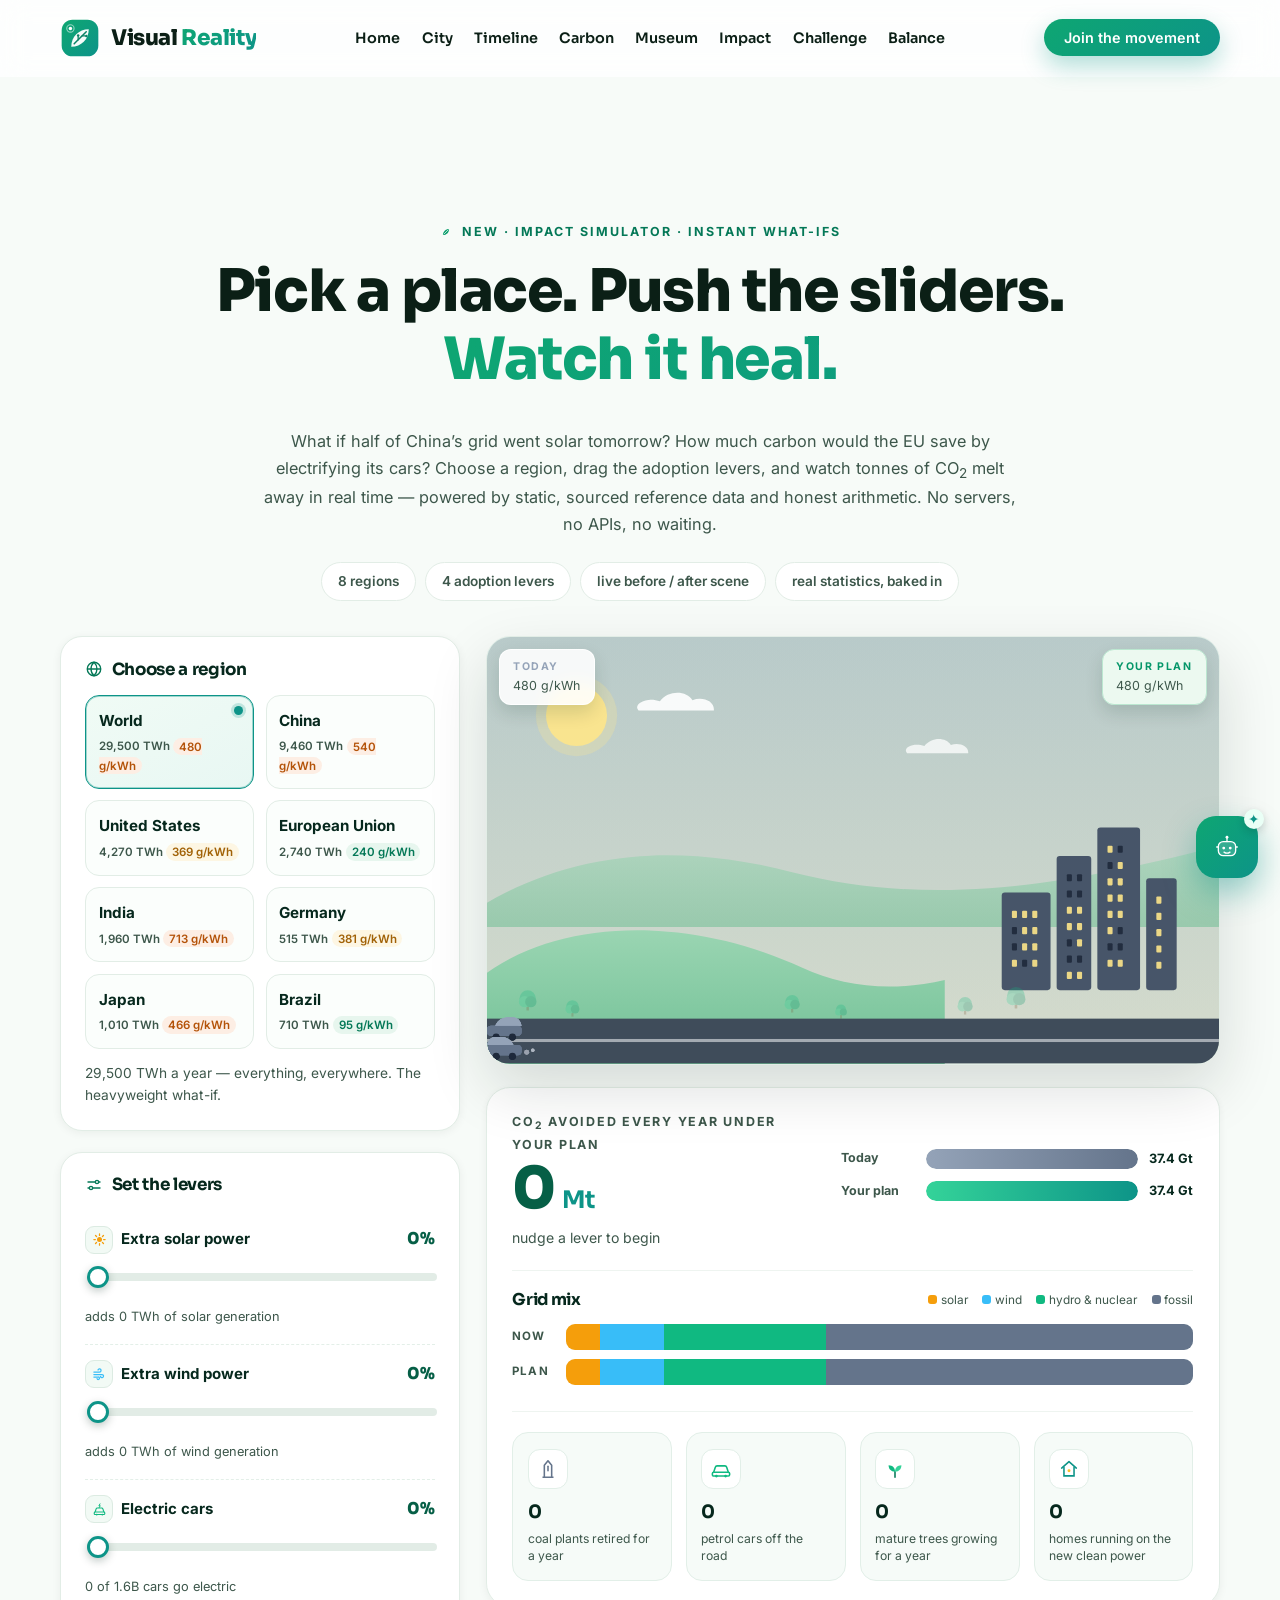
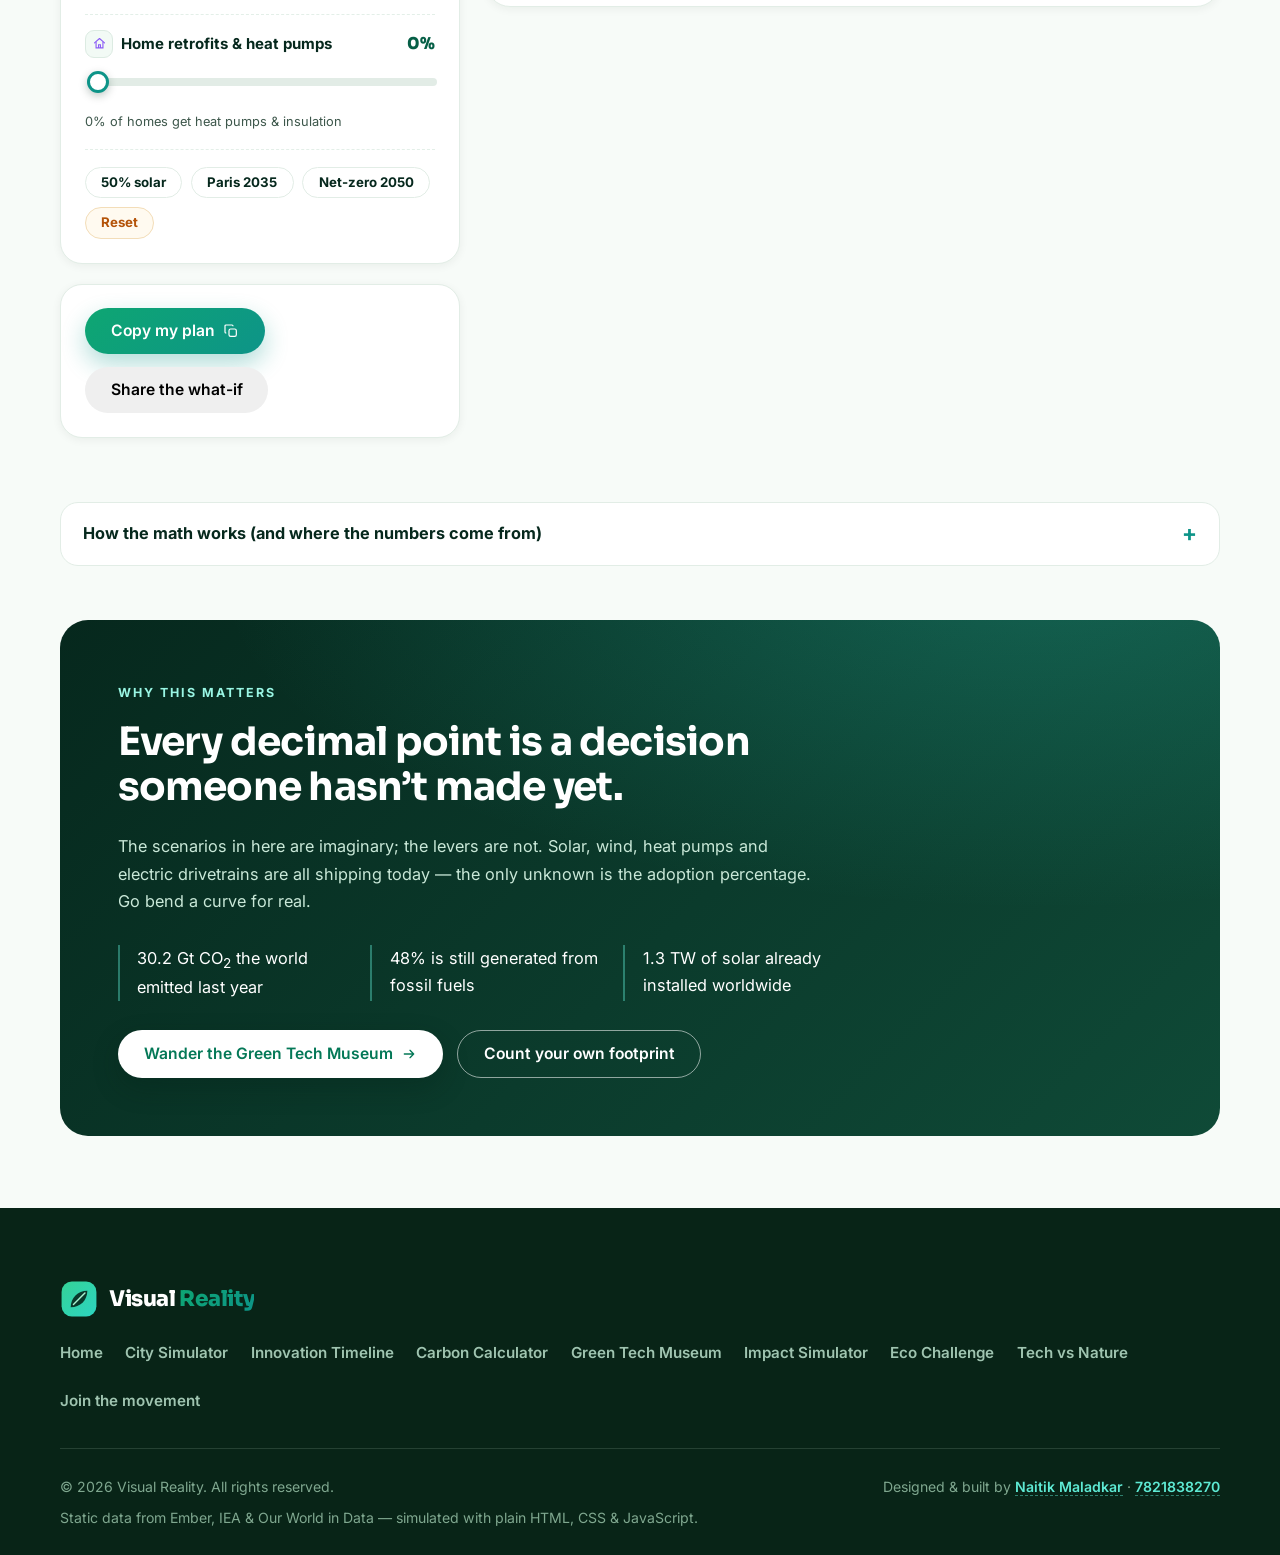
<file: public/impact.html>
<!DOCTYPE html>
<html lang="en">
<head>
  <meta charset="UTF-8" />
  <meta name="viewport" content="width=device-width, initial-scale=1.0" />
  <title>Impact Simulator — Visual Reality | Tech for Tomorrow</title>
  <meta name="description" content="Pick a country or region, then push adoption sliders: if 50% of the grid went solar, how many tonnes of CO2 would vanish? A real-time before/after climate simulation with static, sourced data — no APIs, runs entirely in your browser." />
  <link rel="icon" href="data:image/svg+xml,%3Csvg xmlns='http://www.w3.org/2000/svg' viewBox='0 0 48 48'%3E%3Cdefs%3E%3ClinearGradient id='g' x1='4' y1='4' x2='44' y2='44' gradientUnits='userSpaceOnUse'%3E%3Cstop stop-color='%230ea672'/%3E%3Cstop offset='1' stop-color='%230d9488'/%3E%3C/linearGradient%3E%3C/defs%3E%3Crect x='2' y='2' width='44' height='44' rx='13' fill='url(%23g)'/%3E%3Cpath d='M13.5 34.5C13.5 22.5 22.5 13.5 34.5 13.5C34.5 25.5 25.5 34.5 13.5 34.5Z' fill='%23ffffff'/%3E%3Cpath d='M17 31C21.5 26.5 27 21 31.5 16.5' stroke='%230b8266' stroke-width='1.8' stroke-linecap='round' fill='none'/%3E%3C/svg%3E" />
  <link rel="preconnect" href="https://fonts.googleapis.com" />
  <link rel="preconnect" href="https://fonts.gstatic.com" crossorigin />
  <link href="https://fonts.googleapis.com/css2?family=Inter:wght@400;500;600;700&family=Sora:wght@600;700;800&display=swap" rel="stylesheet" />
  <link rel="stylesheet" href="styles.css?v=20261022a" />
  <link rel="stylesheet" href="motion.css?v=20261022a" />
  <link rel="stylesheet" href="terrasense.css?v=20261022a" />
  <link rel="stylesheet" href="impact.css?v=20261022a" />
</head>
<body class="impact-page">
  <a class="skip-link" href="#main">Skip to content</a>

  <header class="site-header" id="top">
    <nav class="nav container" aria-label="Main navigation">
      <a class="brand" href="./" aria-label="Visual Reality home">
        <svg class="logo-mark" width="40" height="40" viewBox="0 0 48 48" fill="none" xmlns="http://www.w3.org/2000/svg" role="img" aria-label="Visual Reality logo — a leaf with circuit veins">
          <defs>
            <linearGradient id="lgBadge" x1="4" y1="4" x2="44" y2="44" gradientUnits="userSpaceOnUse">
              <stop stop-color="#0ea672"/>
              <stop offset="1" stop-color="#0d9488"/>
            </linearGradient>
          </defs>
          <rect x="2" y="2" width="44" height="44" rx="13" fill="url(#lgBadge)"/>
          <path d="M13.5 34.5C13.5 22.5 22.5 13.5 34.5 13.5C34.5 25.5 25.5 34.5 13.5 34.5Z" fill="#ffffff" fill-opacity="0.96"/>
          <path d="M17 31C21.5 26.5 27 21 31.5 16.5" stroke="#0b8266" stroke-width="1.8" stroke-linecap="round" fill="none"/>
          <path d="M21.8 26.2V22.4" stroke="#0b8266" stroke-width="1.6" stroke-linecap="round"/>
          <circle cx="21.8" cy="20.9" r="1.5" fill="#0b8266"/>
          <path d="M26.5 21.5H30" stroke="#0b8266" stroke-width="1.6" stroke-linecap="round"/>
          <circle cx="31.6" cy="21.5" r="1.5" fill="#0b8266"/>
          <circle cx="12.5" cy="12.5" r="2.1" fill="#ffffff"/>
          <circle cx="12.5" cy="12.5" r="4.4" stroke="#ffffff" stroke-opacity="0.55" stroke-width="1.3"/>
        </svg>
        <span class="brand-name">Visual <em>Reality</em></span>
      </a>

        <div class="nav-menu" id="nav-menu">
        <div class="container nav-menu-inner">
          <nav class="nav-links" aria-label="Site pages">
            <a href="./" aria-label="Home"><span class="nl-t">Home</span><span class="nl-s" aria-hidden="true">Home</span><span class="nl-d">Start here</span></a>
            <a href="./city" aria-label="Future City"><span class="nl-t">Future City</span><span class="nl-s" aria-hidden="true">City</span><span class="nl-d">Build a 2060 city</span></a>
            <a href="./timeline" aria-label="Timeline"><span class="nl-t">Timeline</span><span class="nl-s" aria-hidden="true">Timeline</span><span class="nl-d">1952 &rarr; today</span></a>
            <a href="./carbon" aria-label="Carbon Calculator"><span class="nl-t">Carbon Calculator</span><span class="nl-s" aria-hidden="true">Carbon</span><span class="nl-d">Measure your footprint</span></a>
            <a href="./museum" aria-label="Green Tech Museum"><span class="nl-t">Green Tech Museum</span><span class="nl-s" aria-hidden="true">Museum</span><span class="nl-d">Walk the halls</span></a>
            <a href="./impact" aria-label="Impact Simulator"><span class="nl-t">Impact Simulator</span><span class="nl-s" aria-hidden="true">Impact</span><span class="nl-d">What-if the world</span></a>
            <a href="./challenge" aria-label="Eco Challenge"><span class="nl-t">Eco Challenge</span><span class="nl-s" aria-hidden="true">Challenge</span><span class="nl-d">Daily green quests</span></a>
            <a href="./balance" aria-label="Tech vs Nature"><span class="nl-t">Tech vs Nature</span><span class="nl-s" aria-hidden="true">Balance</span><span class="nl-d">The balance game</span></a>
          </nav>
          <a href="./#join" class="btn btn-primary btn-sm nav-menu-cta">Join the movement</a>
        </div>
        </div>

      <div class="nav-right">
        <a href="./#join" class="btn btn-primary btn-sm nav-cta">Join the movement</a>
        <button class="nav-toggle" type="button" aria-expanded="false" aria-controls="nav-menu" aria-label="Open menu">
          <span class="nav-toggle-bar" aria-hidden="true"></span>
          <span class="nav-toggle-bar" aria-hidden="true"></span>
          <span class="nav-toggle-bar" aria-hidden="true"></span>
        </button>
      </div>
    </nav>

  </header>

  <main id="main">
    <!-- ======= HERO ======= -->
    <section class="im-hero">
      <div class="container">
        <p class="eyebrow reveal">
          <svg width="14" height="14" viewBox="0 0 48 48" fill="none" aria-hidden="true"><path d="M13.5 34.5C13.5 22.5 22.5 13.5 34.5 13.5C34.5 25.5 25.5 34.5 13.5 34.5Z" fill="#0e9f6e"/><path d="M17 31C21.5 26.5 27 21 31.5 16.5" stroke="#ffffff" stroke-width="2.4" stroke-linecap="round" fill="none"/></svg>
          New &middot; Impact simulator &middot; instant what-ifs
        </p>
        <h1 class="reveal" style="--d:.06s">
          Pick a place. Push the sliders. <span class="grad-text">Watch it heal.</span>
        </h1>
        <p class="lead reveal" style="--d:.12s">
          What if half of China&rsquo;s grid went solar tomorrow? How much carbon would the EU
          save by electrifying its cars? Choose a region, drag the adoption levers, and watch
          tonnes of CO<sub>2</sub> melt away in real time &mdash; powered by static, sourced
          reference data and honest arithmetic. No servers, no APIs, no waiting.
        </p>
        <ul class="im-hero-chips reveal" style="--d:.18s" aria-label="Simulator facts">
          <li>8 regions</li>
          <li>4 adoption levers</li>
          <li>live before / after scene</li>
          <li>real statistics, baked in</li>
        </ul>
      </div>
    </section>

    <!-- ======= LAB ======= -->
    <section class="im-lab" aria-label="Impact simulator">
      <div class="container im-lab-grid">
        <!-- -------- Controls column -------- -->
        <div class="im-controls">
          <div class="im-block reveal">
            <h2 class="im-block-title">
              <svg width="18" height="18" viewBox="0 0 24 24" fill="none" aria-hidden="true"><circle cx="12" cy="12" r="9" stroke="#047857" stroke-width="1.8"/><path d="M3.5 12h17M12 3c2.6 2.5 4 5.6 4 9s-1.4 6.5-4 9c-2.6-2.5-4-5.6-4-9s1.4-6.5 4-9Z" stroke="#047857" stroke-width="1.8"/></svg>
              Choose a region
            </h2>
            <div class="im-regions" id="im-regions" role="group" aria-label="Region"><!-- region buttons injected --></div>
            <p class="im-region-note" id="im-region-note" aria-live="polite"></p>
          </div>

          <div class="im-block reveal" style="--d:.06s">
            <h2 class="im-block-title">
              <svg width="18" height="18" viewBox="0 0 24 24" fill="none" aria-hidden="true"><path d="M4 8h10M18 8h2M4 16h2M10 16h10" stroke="#047857" stroke-width="1.8" stroke-linecap="round"/><circle cx="16" cy="8" r="2.2" stroke="#047857" stroke-width="1.8"/><circle cx="8" cy="16" r="2.2" stroke="#047857" stroke-width="1.8"/></svg>
              Set the levers
            </h2>

            <div class="im-lever">
              <div class="im-lever-head">
                <label for="im-solar">
                  <span class="im-lever-ico im-ico-solar" aria-hidden="true"><svg width="15" height="15" viewBox="0 0 24 24" fill="none"><circle cx="12" cy="12" r="4" fill="#f59e0b"/><path d="M12 3v2.4M12 18.6V21M3 12h2.4M18.6 12H21M5.6 5.6l1.7 1.7M16.7 16.7l1.7 1.7M18.4 5.6l-1.7 1.7M7.3 16.7l-1.7 1.7" stroke="#f59e0b" stroke-width="2" stroke-linecap="round"/></svg></span>
                  Extra solar power
                </label>
                <output class="im-lever-val" id="im-solar-val" for="im-solar">0%</output>
              </div>
              <input type="range" id="im-solar" min="0" max="60" step="5" value="0" />
              <p class="im-lever-sub" id="im-solar-sub">adds 0 TWh of solar generation</p>
            </div>

            <div class="im-lever">
              <div class="im-lever-head">
                <label for="im-wind">
                  <span class="im-lever-ico im-ico-wind" aria-hidden="true"><svg width="15" height="15" viewBox="0 0 24 24" fill="none"><path d="M3 8h9a2.5 2.5 0 1 0-2.4-3.2M3 12h13a2.5 2.5 0 1 1-2.4 3.2M3 16h7a2 2 0 1 1-1.9 2.6" stroke="#38bdf8" stroke-width="2" stroke-linecap="round"/></svg></span>
                  Extra wind power
                </label>
                <output class="im-lever-val" id="im-wind-val" for="im-wind">0%</output>
              </div>
              <input type="range" id="im-wind" min="0" max="60" step="5" value="0" />
              <p class="im-lever-sub" id="im-wind-sub">adds 0 TWh of wind generation</p>
            </div>

            <div class="im-lever">
              <div class="im-lever-head">
                <label for="im-ev">
                  <span class="im-lever-ico im-ico-ev" aria-hidden="true"><svg width="15" height="15" viewBox="0 0 24 24" fill="none"><path d="M5 16 6.6 11a2 2 0 0 1 1.9-1.4h7a2 2 0 0 1 1.9 1.4L19 16" stroke="#10b981" stroke-width="1.8"/><rect x="3.6" y="16" width="16.8" height="4" rx="1.4" stroke="#10b981" stroke-width="1.8"/><circle cx="7.5" cy="20" r="1.4" fill="#10b981"/><circle cx="16.5" cy="20" r="1.4" fill="#10b981"/><path d="m12.8 3-1.8 3h2.2l-1.8 3" stroke="#10b981" stroke-width="1.6" stroke-linecap="round" stroke-linejoin="round"/></svg></span>
                  Electric cars
                </label>
                <output class="im-lever-val" id="im-ev-val" for="im-ev">0%</output>
              </div>
              <input type="range" id="im-ev" min="0" max="100" step="5" value="0" />
              <p class="im-lever-sub" id="im-ev-sub">0 of 0 cars go electric</p>
            </div>

            <div class="im-lever">
              <div class="im-lever-head">
                <label for="im-retro">
                  <span class="im-lever-ico im-ico-retro" aria-hidden="true"><svg width="15" height="15" viewBox="0 0 24 24" fill="none"><path d="m4 11 8-7 8 7" stroke="#8b5cf6" stroke-width="1.8" stroke-linecap="round" stroke-linejoin="round"/><path d="M6.5 10v9h11v-9" stroke="#8b5cf6" stroke-width="1.8" stroke-linecap="round"/><path d="M13.5 19v-5h-3v5" stroke="#8b5cf6" stroke-width="1.8"/></svg></span>
                  Home retrofits &amp; heat pumps
                </label>
                <output class="im-lever-val" id="im-retro-val" for="im-retro">0%</output>
              </div>
              <input type="range" id="im-retro" min="0" max="100" step="5" value="0" />
              <p class="im-lever-sub" id="im-retro-sub">0 of homes upgraded</p>
            </div>

            <div class="im-presets" role="group" aria-label="Quick scenarios">
              <button type="button" class="im-preset" data-preset="classic">50% solar</button>
              <button type="button" class="im-preset" data-preset="paris">Paris 2035</button>
              <button type="button" class="im-preset" data-preset="netzero">Net-zero 2050</button>
              <button type="button" class="im-preset im-preset-reset" data-preset="reset">Reset</button>
            </div>
          </div>

          <div class="im-block im-block-actions reveal" style="--d:.12s">
            <button type="button" class="btn btn-primary" id="im-copy">
              Copy my plan
              <svg width="16" height="16" viewBox="0 0 24 24" fill="none" aria-hidden="true"><rect x="9" y="9" width="11" height="11" rx="2.5" stroke="currentColor" stroke-width="1.8"/><path d="M5 15H4.5A1.5 1.5 0 0 1 3 13.5v-9A1.5 1.5 0 0 1 4.5 3h9A1.5 1.5 0 0 1 15 4.5V5" stroke="currentColor" stroke-width="1.8"/></svg>
            </button>
            <button type="button" class="btn btn-outline" id="im-share">Share the what-if</button>
          </div>
        </div>

        <!-- -------- Visualisation column -------- -->
        <div class="im-viz">
          <div class="im-scene-wrap reveal" style="--d:.08s">
            <div class="im-scene" role="img" aria-label="Animated landscape: a city whose sky clears, solar farms and wind turbines grow, and traffic goes electric as your plan's adoption rises">
              <svg id="im-svg" viewBox="0 0 720 420" preserveAspectRatio="xMidYMax slice" aria-hidden="true" focusable="false">
                <defs>
                  <linearGradient id="im-sky" x1="0" y1="0" x2="0" y2="1">
                    <stop offset="0" stop-color="#cdeef9"/>
                    <stop offset="1" stop-color="#eafaf1"/>
                  </linearGradient>
                  <linearGradient id="im-smog" x1="0" y1="0" x2="0" y2="1">
                    <stop offset="0" stop-color="#8d7f66"/>
                    <stop offset="1" stop-color="#a89b7f"/>
                  </linearGradient>
                  <linearGradient id="im-hill" x1="0" y1="0" x2="0" y2="1">
                    <stop offset="0" stop-color="#9ad5b2"/>
                    <stop offset="1" stop-color="#6fbf94"/>
                  </linearGradient>
                </defs>

                <rect width="720" height="420" fill="url(#im-sky)"/>
                <rect id="im-smogrect" width="720" height="420" fill="url(#im-smog)" opacity="0.28"/>

                <!-- sun -->
                <g>
                  <circle cx="88" cy="78" r="30" fill="#fde68a" opacity="0.9"/>
                  <circle cx="88" cy="78" r="40" fill="#fde68a" opacity="0.25" class="im-sun-halo"/>
                </g>

                <!-- clouds -->
                <g class="im-cloud im-cloud-a" fill="#ffffff" opacity="0.9">
                  <path d="M170 64c8-11 26-11 32-1 10-4 22 1 21 10h-74c-6-6 8-14 21-9Z"/>
                </g>
                <g class="im-cloud im-cloud-b" fill="#ffffff" opacity="0.75">
                  <path d="M430 108c7-9 21-9 26-1 8-3 18 1 17 8h-60c-5-5 6-11 17-7Z"/>
                </g>

                <!-- back hills -->
                <path d="M0 262c90-52 190-58 300-30 120 30 240 22 420-26v80H0Z" fill="url(#im-hill)" opacity="0.55"/>

                <!-- wind hill (left) with turbines -->
                <path d="M-20 348c70-70 210-78 330-22 40 19 90 24 140 12v92H-20Z" fill="url(#im-hill)"/>
                <g id="im-turbines"></g>

                <!-- solar field (center-right flat ground) -->
                <g id="im-solarfield"></g>

                <!-- city skyline right -->
                <g id="im-city">
                  <g fill="#475569">
                    <rect x="560" y="216" width="34" height="132" rx="3"/>
                    <rect x="600" y="188" width="42" height="160" rx="3"/>
                    <rect x="648" y="238" width="30" height="110" rx="3"/>
                    <rect x="506" y="252" width="48" height="96" rx="3"/>
                  </g>
                  <g id="im-city-win" fill="#fde68a"></g>
                  <g id="im-city-pv" opacity="0"></g>
                </g>

                <!-- trees -->
                <g id="im-trees"></g>

                <!-- road + cars -->
                <rect x="0" y="376" width="720" height="44" fill="#3f4c5a"/>
                <rect x="0" y="396" width="720" height="3" fill="#f8fafc" opacity="0.55" stroke-dasharray="26 20"/>
                <g id="im-cars"></g>
              </svg>
              <div class="im-scene-badges" aria-hidden="true">
                <span class="im-badge im-badge-before"><b>Today</b> <span id="im-badge-before">— g/kWh</span></span>
                <span class="im-badge im-badge-after"><b>Your plan</b> <span id="im-badge-after">— g/kWh</span></span>
              </div>
            </div>
          </div>

          <!-- result dashboard -->
          <div class="im-result reveal" style="--d:.14s">
            <div class="im-hero-result">
              <div class="im-saved">
                <p class="im-saved-label">CO<sub>2</sub> avoided every year under your plan</p>
                <p class="im-saved-val"><span id="im-total">0</span><span class="im-saved-unit" id="im-total-unit">t</span></p>
                <p class="im-saved-sub" id="im-total-sub">nudge a lever to begin</p>
              </div>
              <div class="im-bars">
                <div class="im-bar-row">
                  <span class="im-bar-label">Today</span>
                  <div class="im-bar-track"><div class="im-bar im-bar-before" id="im-bar-before"></div></div>
                  <span class="im-bar-val" id="im-bar-before-val">—</span>
                </div>
                <div class="im-bar-row">
                  <span class="im-bar-label">Your plan</span>
                  <div class="im-bar-track"><div class="im-bar im-bar-after" id="im-bar-after"></div></div>
                  <span class="im-bar-val" id="im-bar-after-val">—</span>
                </div>
                <p class="im-bar-note" id="im-bar-note"></p>
              </div>
            </div>

            <div class="im-mix">
              <div class="im-mix-head">
                <h3>Grid mix</h3>
                <div class="im-mix-legend" aria-hidden="true">
                  <span><i class="lg lg-solar"></i>solar</span>
                  <span><i class="lg lg-wind"></i>wind</span>
                  <span><i class="lg lg-clean"></i>hydro &amp; nuclear</span>
                  <span><i class="lg lg-fossil"></i>fossil</span>
                </div>
              </div>
              <div class="im-mix-row">
                <span class="im-mix-tag">now</span>
                <div class="im-mix-bar" id="im-mix-before"></div>
              </div>
              <div class="im-mix-row">
                <span class="im-mix-tag">plan</span>
                <div class="im-mix-bar" id="im-mix-after"></div>
              </div>
            </div>

            <ul class="im-equiv" id="im-equiv">
              <li>
                <span class="im-eq-ico" aria-hidden="true"><svg width="22" height="22" viewBox="0 0 24 24" fill="none"><path d="M6 21h12M8 21V8l4-5 4 5v13" stroke="#64748b" stroke-width="1.7" stroke-linejoin="round"/><path d="M12 9v5" stroke="#64748b" stroke-width="1.7" stroke-linecap="round"/></svg></span>
                <b id="im-eq-coal">0</b>
                <span>coal plants retired for a year</span>
              </li>
              <li>
                <span class="im-eq-ico" aria-hidden="true"><svg width="22" height="22" viewBox="0 0 24 24" fill="none"><path d="M4 15.5 5.8 10a2 2 0 0 1 1.9-1.4h8.6A2 2 0 0 1 18.2 10l1.8 5.5" stroke="#10b981" stroke-width="1.7"/><rect x="2.6" y="15.5" width="18.8" height="4.2" rx="1.4" stroke="#10b981" stroke-width="1.7"/><circle cx="7" cy="19.7" r="1.5" fill="#10b981"/><circle cx="17" cy="19.7" r="1.5" fill="#10b981"/></svg></span>
                <b id="im-eq-cars">0</b>
                <span>petrol cars off the road</span>
              </li>
              <li>
                <span class="im-eq-ico" aria-hidden="true"><svg width="22" height="22" viewBox="0 0 24 24" fill="none"><path d="M12 21v-6" stroke="#047857" stroke-width="1.7" stroke-linecap="round"/><path d="M12 15C7.5 15 5 12 5 8c4.5 0 7 3 7 7Z" fill="#10b981"/><path d="M12 15c4.5 0 7-3 7-7-4.5 0-7 3-7 7Z" fill="#34d399"/></svg></span>
                <b id="im-eq-trees">0</b>
                <span>mature trees growing for a year</span>
              </li>
              <li>
                <span class="im-eq-ico" aria-hidden="true"><svg width="22" height="22" viewBox="0 0 24 24" fill="none"><path d="m4 11 8-7 8 7" stroke="#0d9488" stroke-width="1.7" stroke-linecap="round" stroke-linejoin="round"/><path d="M6.5 10v9.5h11V10" stroke="#0d9488" stroke-width="1.7" stroke-linecap="round"/><circle cx="12" cy="14" r="1.6" fill="#fbbf24"/></svg></span>
                <b id="im-eq-homes">0</b>
                <span>homes running on the new clean power</span>
              </li>
            </ul>
          </div>
        </div>
      </div>
    </section>

    <!-- ======= METHODOLOGY ======= -->
    <section class="im-method">
      <div class="container">
        <details class="im-details reveal">
          <summary>How the math works (and where the numbers come from)</summary>
          <div class="im-method-body">
            <p>
              Everything is computed in your browser from a small table of static,
              sourced reference values (approximately 2023&ndash;24): each region&rsquo;s
              electricity generation, the carbon intensity of its grid, its current
              generation mix, total territorial CO<sub>2</sub> emissions, cars on the road,
              and an estimate of building-heating emissions.
            </p>
            <ul>
              <li><b>Extra solar / wind</b> adds that share of the region&rsquo;s generation as clean TWh. It displaces fossil generation first, valued at the <em>fossil</em> intensity (grid emissions &divide; fossil share), which is higher than the grid average. Additions are capped at the fossil share &mdash; beyond it, power is curtailed or exported.</li>
              <li><b>Electric cars</b> converts a share of the fleet: each petrol car saves its tailpipe emissions (about 2.1 t CO<sub>2</sub>/yr at 12,000 km), minus the carbon of charging it on the <em>post-plan</em> grid &mdash; so green power makes EVs greener, live.</li>
              <li><b>Retrofits</b> assumes heat pumps and insulation cut about half of the upgraded homes&rsquo; heating emissions.</li>
              <li><b>Equivalents</b>: one average coal plant &asymp; 3.8 Mt/yr; one petrol car &asymp; 2.1 t/yr; a mature tree absorbs &asymp; 22 kg/yr; an average home uses &asymp; 4.8 MWh/yr.</li>
            </ul>
            <p>
              Sources: Ember Global Electricity Review, IEA, Our World in Data, EPA and
              IPCC-equivalent factors. The model is deliberately simple &mdash; it ignores
              curtailment dynamics, grid storage, land-use and industry &mdash; so treat the
              outputs as honest ballparks for intuition, not investment forecasts.
            </p>
          </div>
        </details>
      </div>
    </section>

    <!-- ======= OUTRO ======= -->
    <section class="im-outro">
      <div class="container">
        <div class="im-outro-panel reveal">
          <p class="eyebrow eyebrow-light">Why this matters</p>
          <h2>Every decimal point is a decision someone hasn&rsquo;t made yet.</h2>
          <p class="im-outro-copy">
            The scenarios in here are imaginary; the levers are not. Solar, wind,
            heat pumps and electric drivetrains are all shipping today &mdash; the only
            unknown is the adoption percentage. Go bend a curve for real.
          </p>
          <div class="im-outro-stats">
            <div class="outro-stat">
              <span class="outro-val" data-count-to="37.4" data-decimals="1" data-suffix=" Gt">37.4 Gt</span>
              <span class="outro-label">CO<sub>2</sub> the world emitted last year</span>
            </div>
            <div class="outro-stat">
              <span class="outro-val" data-count-to="60" data-suffix="%">60%</span>
              <span class="outro-label">is still generated from fossil fuels</span>
            </div>
            <div class="outro-stat">
              <span class="outro-val" data-count-to="1.6" data-decimals="1" data-suffix=" TW">1.6 TW</span>
              <span class="outro-label">of solar already installed worldwide</span>
            </div>
          </div>
          <div class="im-outro-actions">
            <a class="btn btn-light" href="./museum">
              Wander the Green Tech Museum
              <svg width="16" height="16" viewBox="0 0 24 24" fill="none" aria-hidden="true"><path d="M5 12h14m0 0-5.5-5.5M19 12l-5.5 5.5" stroke="currentColor" stroke-width="2" stroke-linecap="round" stroke-linejoin="round"/></svg>
            </a>
            <a class="btn btn-outline-light" href="./carbon">Count your own footprint</a>
          </div>
        </div>
      </div>
    </section>
  </main>

  <footer class="site-footer city-footer">
    <div class="container">
      <div class="city-footer-inner">
        <a class="brand brand-footer" href="./" aria-label="Visual Reality home">
          <svg class="logo-mark" width="38" height="38" viewBox="0 0 48 48" fill="none" xmlns="http://www.w3.org/2000/svg" aria-hidden="true">
            <defs>
              <linearGradient id="lgBadgeF" x1="4" y1="4" x2="44" y2="44" gradientUnits="userSpaceOnUse">
                <stop stop-color="#34d399"/>
                <stop offset="1" stop-color="#2dd4bf"/>
              </linearGradient>
            </defs>
            <rect x="2" y="2" width="44" height="44" rx="13" fill="url(#lgBadgeF)"/>
            <path d="M13.5 34.5C13.5 22.5 22.5 13.5 34.5 13.5C34.5 25.5 25.5 34.5 13.5 34.5Z" fill="#06281d" fill-opacity="0.9"/>
            <path d="M17 31C21.5 26.5 27 21 31.5 16.5" stroke="#a7f3d0" stroke-width="1.8" stroke-linecap="round" fill="none"/>
          </svg>
          <span class="brand-name">Visual <em>Reality</em></span>
        </a>
        <nav class="city-footer-links" aria-label="Footer">
          <a href="./">Home</a>
          <a href="./city">City Simulator</a>
          <a href="./timeline">Innovation Timeline</a>
          <a href="./carbon">Carbon Calculator</a>
          <a href="./museum">Green Tech Museum</a>
          <a href="./impact" aria-current="page">Impact Simulator</a>
          <a href="./challenge">Eco Challenge</a>
          <a href="./balance">Tech vs Nature</a>
          <a href="./#join">Join the movement</a>
        </nav>
      </div>
      <div class="footer-bottom">
        <p>&copy; <span id="year">2026</span> Visual Reality. All rights reserved.</p>
        <p class="footer-credit">Designed &amp; built by <a href="https://github.com/NaitikMaladkar" target="_blank" rel="noopener">Naitik Maladkar</a> &middot; <a href="tel:+917821838270">7821838270</a></p>
        <p>Static data from Ember, IEA &amp; Our World in Data &mdash; simulated with plain HTML, CSS &amp; JavaScript.</p>
      </div>
    </div>
  </footer>

  <button class="to-top" id="to-top" type="button" aria-label="Back to top">
    <svg width="18" height="18" viewBox="0 0 24 24" fill="none" aria-hidden="true"><path d="M12 19V5m0 0-6 6m6-6 6 6" stroke="currentColor" stroke-width="2.2" stroke-linecap="round" stroke-linejoin="round"/></svg>
  </button>

  <div class="im-toast" id="im-toast" role="status" aria-live="polite"></div>

  <script src="script.js?v=20261022a"></script>
  <script src="impact.js?v=20261022a"></script>
  <script src="motion.js?v=20261022a"></script>
  <script src="terrasense.js?v=20261022a"></script>
</body>
</html>
</file>
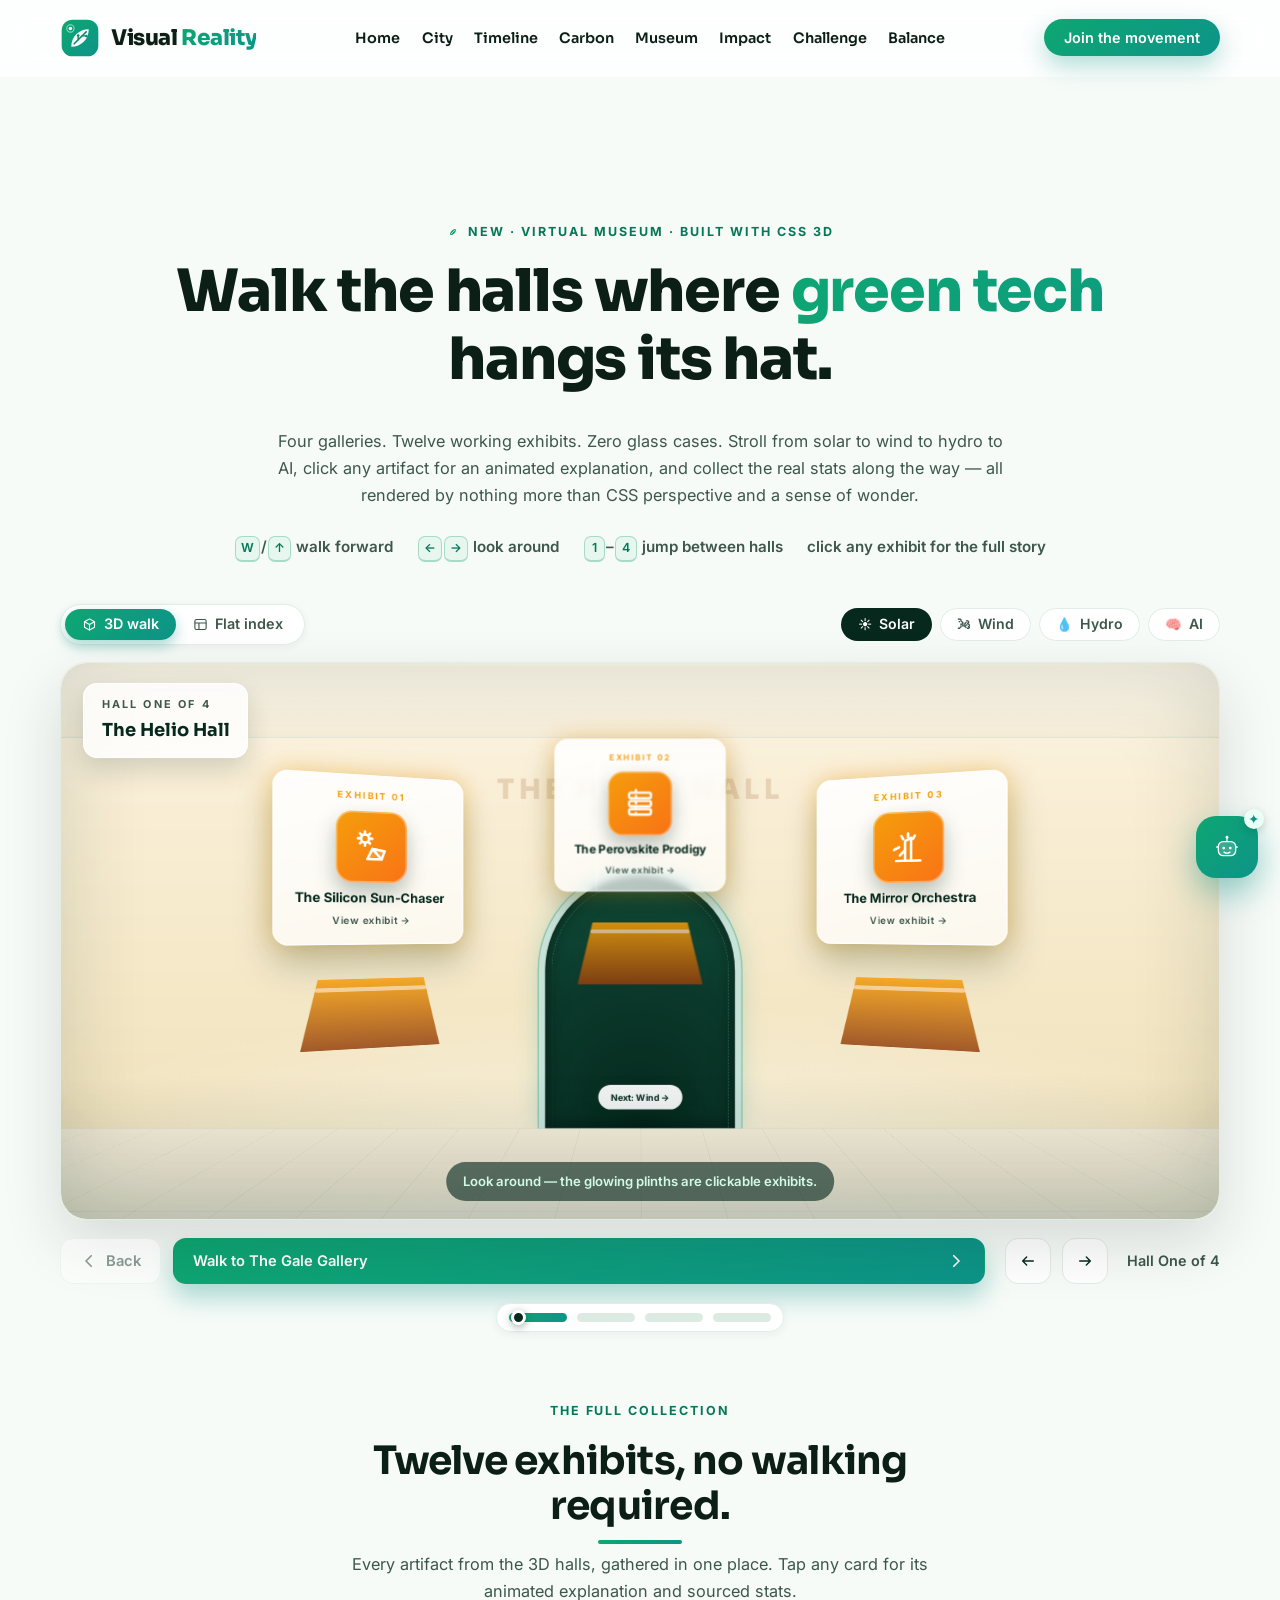
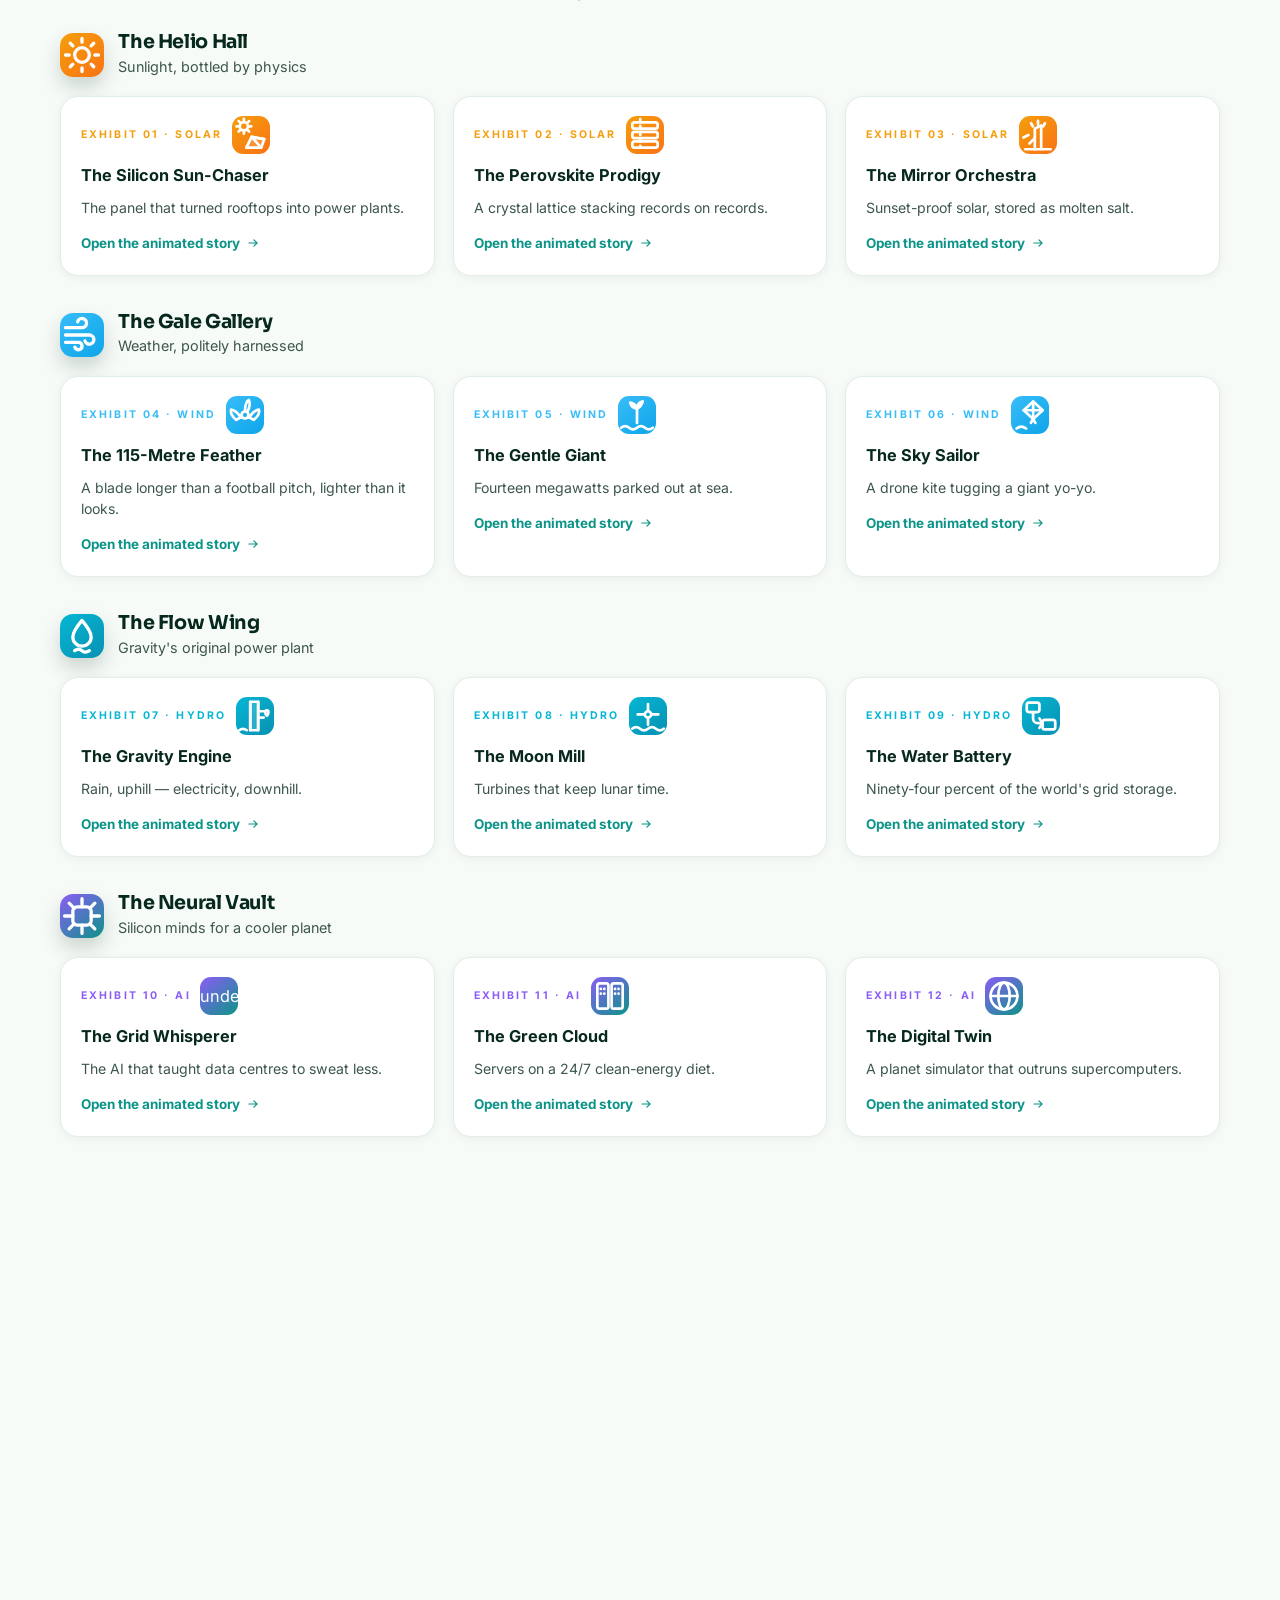
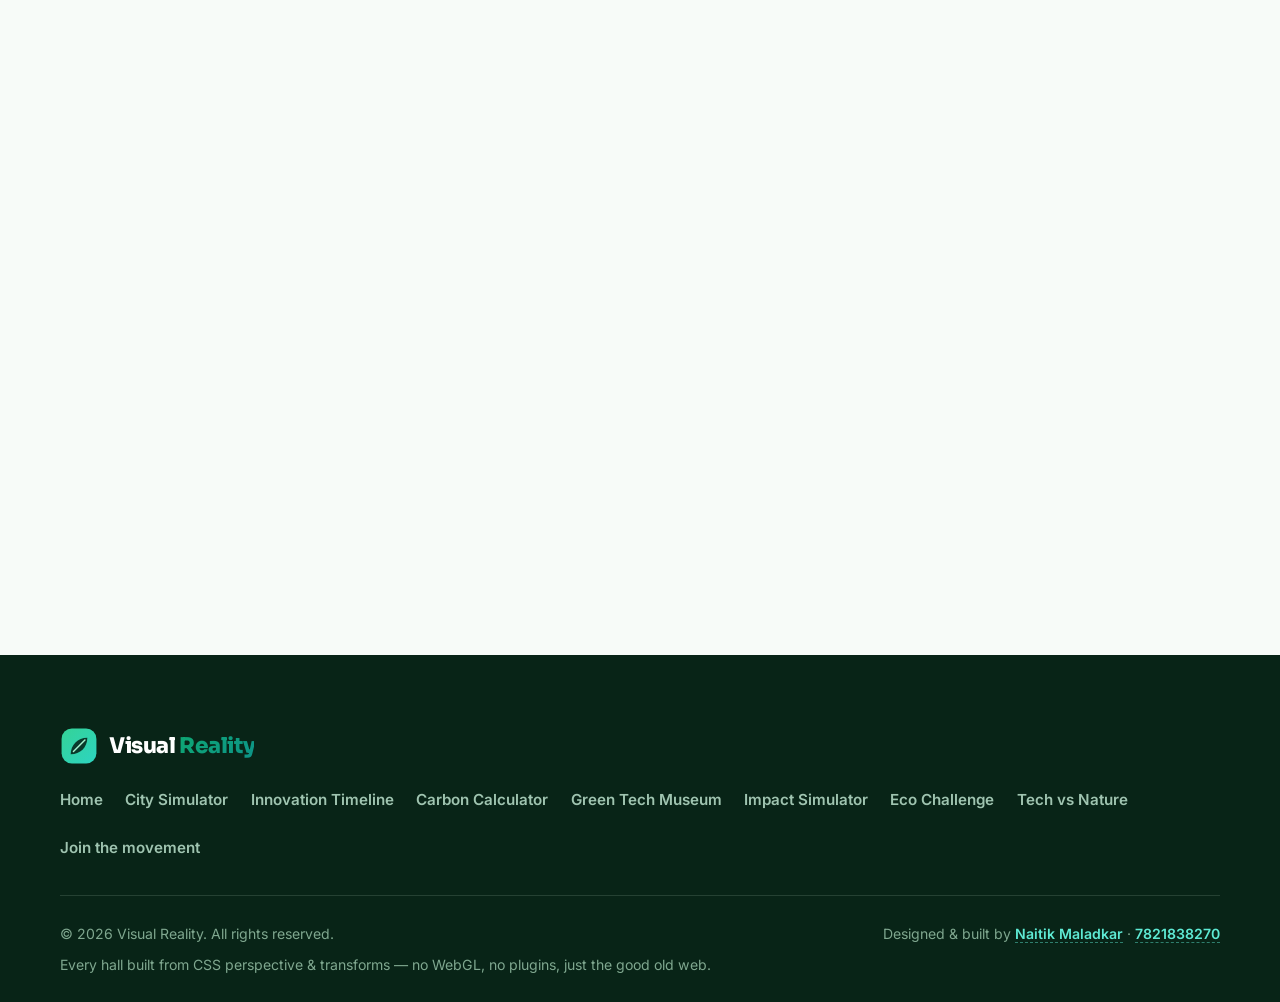
<file: public/museum.html>
<!DOCTYPE html>
<html lang="en">
<head>
  <meta charset="UTF-8" />
  <meta name="viewport" content="width=device-width, initial-scale=1.0" />
  <title>Green Tech Museum — Visual Reality | Tech for Tomorrow</title>
  <meta name="description" content="Step inside a 3D virtual museum of green technology. Walk through four halls — solar, wind, hydro and AI — and click the exhibits for animated explanations, real facts and record-breaking stats. Built with pure CSS 3D transforms." />
  <link rel="icon" href="data:image/svg+xml,%3Csvg xmlns='http://www.w3.org/2000/svg' viewBox='0 0 48 48'%3E%3Cdefs%3E%3ClinearGradient id='g' x1='4' y1='4' x2='44' y2='44' gradientUnits='userSpaceOnUse'%3E%3Cstop stop-color='%230ea672'/%3E%3Cstop offset='1' stop-color='%230d9488'/%3E%3C/linearGradient%3E%3C/defs%3E%3Crect x='2' y='2' width='44' height='44' rx='13' fill='url(%23g)'/%3E%3Cpath d='M13.5 34.5C13.5 22.5 22.5 13.5 34.5 13.5C34.5 25.5 25.5 34.5 13.5 34.5Z' fill='%23ffffff'/%3E%3Cpath d='M17 31C21.5 26.5 27 21 31.5 16.5' stroke='%230b8266' stroke-width='1.8' stroke-linecap='round' fill='none'/%3E%3C/svg%3E" />
  <link rel="preconnect" href="https://fonts.googleapis.com" />
  <link rel="preconnect" href="https://fonts.gstatic.com" crossorigin />
  <link href="https://fonts.googleapis.com/css2?family=Inter:wght@400;500;600;700&family=Sora:wght@600;700;800&display=swap" rel="stylesheet" />
  <link rel="stylesheet" href="styles.css?v=20261022a" />
  <link rel="stylesheet" href="motion.css?v=20261022a" />
  <link rel="stylesheet" href="terrasense.css?v=20261022a" />
  <link rel="stylesheet" href="museum.css?v=20261022a" />
</head>
<body class="museum-page">
  <a class="skip-link" href="#main">Skip to content</a>

  <header class="site-header" id="top">
    <nav class="nav container" aria-label="Main navigation">
      <a class="brand" href="./" aria-label="Visual Reality home">
        <svg class="logo-mark" width="40" height="40" viewBox="0 0 48 48" fill="none" xmlns="http://www.w3.org/2000/svg" role="img" aria-label="Visual Reality logo — a leaf with circuit veins">
          <defs>
            <linearGradient id="lgBadge" x1="4" y1="4" x2="44" y2="44" gradientUnits="userSpaceOnUse">
              <stop stop-color="#0ea672"/>
              <stop offset="1" stop-color="#0d9488"/>
            </linearGradient>
          </defs>
          <rect x="2" y="2" width="44" height="44" rx="13" fill="url(#lgBadge)"/>
          <path d="M13.5 34.5C13.5 22.5 22.5 13.5 34.5 13.5C34.5 25.5 25.5 34.5 13.5 34.5Z" fill="#ffffff" fill-opacity="0.96"/>
          <path d="M17 31C21.5 26.5 27 21 31.5 16.5" stroke="#0b8266" stroke-width="1.8" stroke-linecap="round" fill="none"/>
          <path d="M21.8 26.2V22.4" stroke="#0b8266" stroke-width="1.6" stroke-linecap="round"/>
          <circle cx="21.8" cy="20.9" r="1.5" fill="#0b8266"/>
          <path d="M26.5 21.5H30" stroke="#0b8266" stroke-width="1.6" stroke-linecap="round"/>
          <circle cx="31.6" cy="21.5" r="1.5" fill="#0b8266"/>
          <circle cx="12.5" cy="12.5" r="2.1" fill="#ffffff"/>
          <circle cx="12.5" cy="12.5" r="4.4" stroke="#ffffff" stroke-opacity="0.55" stroke-width="1.3"/>
        </svg>
        <span class="brand-name">Visual <em>Reality</em></span>
      </a>

        <div class="nav-menu" id="nav-menu">
        <div class="container nav-menu-inner">
          <nav class="nav-links" aria-label="Site pages">
            <a href="./" aria-label="Home"><span class="nl-t">Home</span><span class="nl-s" aria-hidden="true">Home</span><span class="nl-d">Start here</span></a>
            <a href="./city" aria-label="Future City"><span class="nl-t">Future City</span><span class="nl-s" aria-hidden="true">City</span><span class="nl-d">Build a 2060 city</span></a>
            <a href="./timeline" aria-label="Timeline"><span class="nl-t">Timeline</span><span class="nl-s" aria-hidden="true">Timeline</span><span class="nl-d">1952 &rarr; today</span></a>
            <a href="./carbon" aria-label="Carbon Calculator"><span class="nl-t">Carbon Calculator</span><span class="nl-s" aria-hidden="true">Carbon</span><span class="nl-d">Measure your footprint</span></a>
            <a href="./museum" aria-label="Green Tech Museum"><span class="nl-t">Green Tech Museum</span><span class="nl-s" aria-hidden="true">Museum</span><span class="nl-d">Walk the halls</span></a>
            <a href="./impact" aria-label="Impact Simulator"><span class="nl-t">Impact Simulator</span><span class="nl-s" aria-hidden="true">Impact</span><span class="nl-d">What-if the world</span></a>
            <a href="./challenge" aria-label="Eco Challenge"><span class="nl-t">Eco Challenge</span><span class="nl-s" aria-hidden="true">Challenge</span><span class="nl-d">Daily green quests</span></a>
            <a href="./balance" aria-label="Tech vs Nature"><span class="nl-t">Tech vs Nature</span><span class="nl-s" aria-hidden="true">Balance</span><span class="nl-d">The balance game</span></a>
          </nav>
          <a href="./#join" class="btn btn-primary btn-sm nav-menu-cta">Join the movement</a>
        </div>
        </div>

      <div class="nav-right">
        <a href="./#join" class="btn btn-primary btn-sm nav-cta">Join the movement</a>
        <button class="nav-toggle" type="button" aria-expanded="false" aria-controls="nav-menu" aria-label="Open menu">
          <span class="nav-toggle-bar" aria-hidden="true"></span>
          <span class="nav-toggle-bar" aria-hidden="true"></span>
          <span class="nav-toggle-bar" aria-hidden="true"></span>
        </button>
      </div>
    </nav>

  </header>

  <main id="main">
    <!-- ======= HERO ======= -->
    <section class="ms-hero">
      <div class="container">
        <p class="eyebrow reveal">
          <svg width="14" height="14" viewBox="0 0 48 48" fill="none" aria-hidden="true"><path d="M13.5 34.5C13.5 22.5 22.5 13.5 34.5 13.5C34.5 25.5 25.5 34.5 13.5 34.5Z" fill="#0e9f6e"/><path d="M17 31C21.5 26.5 27 21 31.5 16.5" stroke="#ffffff" stroke-width="2.4" stroke-linecap="round" fill="none"/></svg>
          New &middot; Virtual museum &middot; built with CSS 3D
        </p>
        <h1 class="reveal" style="--d:.06s">
          Walk the halls where <span class="grad-text">green tech</span> hangs its hat.
        </h1>
        <p class="lead reveal" style="--d:.12s">
          Four galleries. Twelve working exhibits. Zero glass cases. Stroll from solar
          to wind to hydro to AI, click any artifact for an animated explanation, and
          collect the real stats along the way &mdash; all rendered by nothing more than
          CSS perspective and a sense of wonder.
        </p>
        <ul class="ms-hero-chips reveal" style="--d:.18s" aria-label="How to explore the museum">
          <li><span class="ms-chip-key">W</span>/<span class="ms-chip-key">&uarr;</span> walk forward</li>
          <li><span class="ms-chip-key">&larr;</span><span class="ms-chip-key">&rarr;</span> look around</li>
          <li><span class="ms-chip-key">1</span>&ndash;<span class="ms-chip-key">4</span> jump between halls</li>
          <li>click any exhibit for the full story</li>
        </ul>
      </div>
    </section>

    <!-- ======= 3D GALLERY ======= -->
    <section class="ms-gallery" id="gallery" aria-label="Virtual museum gallery">
      <div class="container">
        <div class="ms-toolbar reveal">
          <div class="ms-viewtoggle" role="group" aria-label="Gallery view">
            <button type="button" class="ms-viewbtn active" id="view-3d" aria-pressed="true">
              <svg width="15" height="15" viewBox="0 0 24 24" fill="none" aria-hidden="true"><path d="M12 3 4 7.5v9L12 21l8-4.5v-9L12 3Z" stroke="currentColor" stroke-width="1.8" stroke-linejoin="round"/><path d="M4 7.5 12 12m0 0 8-4.5M12 12v9" stroke="currentColor" stroke-width="1.8" stroke-linejoin="round"/></svg>
              3D walk
            </button>
            <button type="button" class="ms-viewbtn" id="view-2d" aria-pressed="false">
              <svg width="15" height="15" viewBox="0 0 24 24" fill="none" aria-hidden="true"><rect x="3" y="4" width="18" height="16" rx="2.5" stroke="currentColor" stroke-width="1.8"/><path d="M3 9.5h18M9.5 9.5V20" stroke="currentColor" stroke-width="1.8"/></svg>
              Flat index
            </button>
          </div>
          <div class="ms-roomdots" role="group" aria-label="Jump to a hall">
            <button type="button" class="ms-dot active" data-room="0"><span class="ms-dot-ico" aria-hidden="true">&#9728;</span>Solar</button>
            <button type="button" class="ms-dot" data-room="1"><span class="ms-dot-ico" aria-hidden="true">&#127788;</span>Wind</button>
            <button type="button" class="ms-dot" data-room="2"><span class="ms-dot-ico" aria-hidden="true">&#128167;</span>Hydro</button>
            <button type="button" class="ms-dot" data-room="3"><span class="ms-dot-ico" aria-hidden="true">&#129504;</span>AI</button>
          </div>
        </div>

        <div class="ms-stage-wrap reveal" style="--d:.08s">
          <div class="ms-stage" id="ms-stage" tabindex="0" aria-label="3D museum hall. Use W or Up Arrow to walk forward, S or Down Arrow to step back, Left and Right Arrows to look around, and 1 to 4 to jump between halls.">
            <div class="ms-world" id="ms-world"><!-- rooms injected by museum.js --></div>
            <div class="ms-blink" id="ms-blink" aria-hidden="true"></div>
            <div class="ms-vignette" aria-hidden="true"></div>
            <div class="ms-roomcallout" aria-hidden="true">
              <span class="ms-roomcallout-kicker" id="ms-callout-kicker">Hall 1 of 4</span>
              <strong class="ms-roomcallout-name" id="ms-callout-name">The Helio Hall</strong>
            </div>
            <p class="ms-hint" id="ms-hint">Look around &mdash; the glowing plinths are clickable exhibits.</p>
          </div>

          <div class="ms-controls">
            <div class="ms-walkbtns">
              <button type="button" class="ms-ctl" id="walk-back" aria-label="Step back to the previous hall">
                <svg width="18" height="18" viewBox="0 0 24 24" fill="none" aria-hidden="true"><path d="M15 5l-7 7 7 7" stroke="currentColor" stroke-width="2.2" stroke-linecap="round" stroke-linejoin="round"/></svg>
                <span>Back</span>
              </button>
              <button type="button" class="ms-ctl ms-ctl-primary" id="walk-fwd">
                <span id="walk-fwd-label">Walk to the Gale Gallery</span>
                <svg width="18" height="18" viewBox="0 0 24 24" fill="none" aria-hidden="true"><path d="M9 5l7 7-7 7" stroke="currentColor" stroke-width="2.2" stroke-linecap="round" stroke-linejoin="round"/></svg>
              </button>
            </div>
            <div class="ms-lookbtns" aria-hidden="false">
              <button type="button" class="ms-ctl ms-ctl-sq" id="look-l" aria-label="Look left">
                <svg width="16" height="16" viewBox="0 0 24 24" fill="none" aria-hidden="true"><path d="M20 12H4m0 0 6-6m-6 6 6 6" stroke="currentColor" stroke-width="2" stroke-linecap="round" stroke-linejoin="round"/></svg>
              </button>
              <button type="button" class="ms-ctl ms-ctl-sq" id="look-r" aria-label="Look right">
                <svg width="16" height="16" viewBox="0 0 24 24" fill="none" aria-hidden="true"><path d="M4 12h16m0 0-6-6m6 6-6 6" stroke="currentColor" stroke-width="2" stroke-linecap="round" stroke-linejoin="round"/></svg>
              </button>
            </div>
            <p class="ms-progress" aria-hidden="true"><span id="ms-progress-txt">Hall 1 of 4</span></p>
          </div>

          <div class="ms-minimap" aria-hidden="true">
            <div class="ms-minimap-track">
              <span class="ms-minimap-cell is-active" data-cell="0"></span>
              <span class="ms-minimap-cell" data-cell="1"></span>
              <span class="ms-minimap-cell" data-cell="2"></span>
              <span class="ms-minimap-cell" data-cell="3"></span>
              <span class="ms-minimap-walker" id="ms-walker"></span>
            </div>
          </div>
          <p class="sr-only" role="status" aria-live="polite" id="ms-live"></p>
          <noscript><p class="ms-noscript">The 3D walk needs JavaScript. The full exhibit collection is listed below &mdash; every story works without it.</p></noscript>
        </div>
      </div>
    </section>

    <!-- ======= 2D COLLECTION INDEX ======= -->
    <section class="ms-index section" id="exhibits">
      <div class="container">
        <div class="section-head reveal">
          <p class="eyebrow">The full collection</p>
          <h2>Twelve exhibits, no walking required.</h2>
          <p>Every artifact from the 3D halls, gathered in one place. Tap any card for its animated explanation and sourced stats.</p>
        </div>
        <div id="ms-index-rooms"><!-- room groups injected by museum.js --></div>
        <noscript><p class="ms-noscript">Enable JavaScript to browse the interactive collection cards.</p></noscript>
      </div>
    </section>

    <!-- ======= CURATOR NOTES ======= -->
    <section class="ms-notes">
      <div class="container">
        <div class="ms-notes-grid">
          <article class="ms-note reveal">
            <div class="ms-note-ico" aria-hidden="true">
              <svg width="22" height="22" viewBox="0 0 24 24" fill="none"><circle cx="12" cy="12" r="9" stroke="#047857" stroke-width="1.8"/><path d="m8.5 12.2 2.4 2.4 4.6-5" stroke="#047857" stroke-width="2" stroke-linecap="round" stroke-linejoin="round"/></svg>
            </div>
            <h3>Real science only</h3>
            <p>Every stat on every plinth is sourced &mdash; Bell Labs, IEA, Ember, NREL, Science. If a number is a projection, the label says so. No exhibits were exaggerated in the making of this museum.</p>
          </article>
          <article class="ms-note reveal" style="--d:.08s">
            <div class="ms-note-ico" aria-hidden="true">
              <svg width="22" height="22" viewBox="0 0 24 24" fill="none"><path d="M12 3 4 7.5v9L12 21l8-4.5v-9L12 3Z" stroke="#047857" stroke-width="1.8" stroke-linejoin="round"/><path d="M4 7.5 12 12m0 0 8-4.5M12 12v9" stroke="#047857" stroke-width="1.8" stroke-linejoin="round"/></svg>
            </div>
            <h3>Zero WebGL, all CSS</h3>
            <p>The whole building &mdash; floors, walls, glowing plinths, parallax corridors &mdash; is CSS <code>perspective</code>, <code>preserve-3d</code> and transforms. If your browser can render a hover effect, it can render this museum.</p>
          </article>
          <article class="ms-note reveal" style="--d:.16s">
            <div class="ms-note-ico" aria-hidden="true">
              <svg width="22" height="22" viewBox="0 0 24 24" fill="none"><circle cx="12" cy="12" r="8.5" stroke="#047857" stroke-width="1.8"/><path d="M12 7.5v4.5l3 2" stroke="#047857" stroke-width="2" stroke-linecap="round"/></svg>
            </div>
            <h3>Made for wandering</h3>
            <p>Walk with keys, buttons or taps. Prefer a flat floor? The Flat Index shows every exhibit as ordinary scrolling cards. Reduced-motion visitors get an instant, calm version of both.</p>
          </article>
        </div>
      </div>
    </section>

    <!-- ======= OUTRO ======= -->
    <section class="ms-outro">
      <div class="container">
        <div class="ms-outro-panel reveal">
          <p class="eyebrow eyebrow-light">Curator&rsquo;s closing note</p>
          <h2>The future belongs in a museum &mdash; just not yet.</h2>
          <p class="ms-outro-copy">
            Solar went from lab curiosity to the cheapest electricity in history.
            Wind blades outgrew jumbo jets. AI started tuning the grid. Wander the
            halls once more, then go bend the curve yourself in the Impact Simulator.
          </p>
          <div class="ms-outro-stats">
            <div class="outro-stat">
              <span class="outro-val" data-count-to="12">12</span>
              <span class="outro-label">working exhibits across four halls</span>
            </div>
            <div class="outro-stat">
              <span class="outro-val" data-count-to="34.6" data-suffix="%" data-decimals="1">34.6%</span>
              <span class="outro-label">tandem-solar world record, waiting on the plinth</span>
            </div>
            <div class="outro-stat">
              <span class="outro-val" data-count-to="1954" data-plain>1954</span>
              <span class="outro-label">the year it all started, in Hall One</span>
            </div>
          </div>
          <div class="ms-outro-actions">
            <a class="btn btn-light" href="./impact">
              Bend the curve yourself
              <svg width="16" height="16" viewBox="0 0 24 24" fill="none" aria-hidden="true"><path d="M5 12h14m0 0-5.5-5.5M19 12l-5.5 5.5" stroke="currentColor" stroke-width="2" stroke-linecap="round" stroke-linejoin="round"/></svg>
            </a>
            <a class="btn btn-outline-light" href="./timeline">Flip through the Timeline</a>
          </div>
        </div>
      </div>
    </section>
  </main>

  <footer class="site-footer city-footer">
    <div class="container">
      <div class="city-footer-inner">
        <a class="brand brand-footer" href="./" aria-label="Visual Reality home">
          <svg class="logo-mark" width="38" height="38" viewBox="0 0 48 48" fill="none" xmlns="http://www.w3.org/2000/svg" aria-hidden="true">
            <defs>
              <linearGradient id="lgBadgeF" x1="4" y1="4" x2="44" y2="44" gradientUnits="userSpaceOnUse">
                <stop stop-color="#34d399"/>
                <stop offset="1" stop-color="#2dd4bf"/>
              </linearGradient>
            </defs>
            <rect x="2" y="2" width="44" height="44" rx="13" fill="url(#lgBadgeF)"/>
            <path d="M13.5 34.5C13.5 22.5 22.5 13.5 34.5 13.5C34.5 25.5 25.5 34.5 13.5 34.5Z" fill="#06281d" fill-opacity="0.9"/>
            <path d="M17 31C21.5 26.5 27 21 31.5 16.5" stroke="#a7f3d0" stroke-width="1.8" stroke-linecap="round" fill="none"/>
          </svg>
          <span class="brand-name">Visual <em>Reality</em></span>
        </a>
        <nav class="city-footer-links" aria-label="Footer">
          <a href="./">Home</a>
          <a href="./city">City Simulator</a>
          <a href="./timeline">Innovation Timeline</a>
          <a href="./carbon">Carbon Calculator</a>
          <a href="./museum" aria-current="page">Green Tech Museum</a>
          <a href="./impact">Impact Simulator</a>
          <a href="./challenge">Eco Challenge</a>
          <a href="./balance">Tech vs Nature</a>
          <a href="./#join">Join the movement</a>
        </nav>
      </div>
      <div class="footer-bottom">
        <p>&copy; <span id="year">2026</span> Visual Reality. All rights reserved.</p>
        <p class="footer-credit">Designed &amp; built by <a href="https://github.com/NaitikMaladkar" target="_blank" rel="noopener">Naitik Maladkar</a> &middot; <a href="tel:+917821838270">7821838270</a></p>
        <p>Every hall built from CSS perspective &amp; transforms &mdash; no WebGL, no plugins, just the good old web.</p>
      </div>
    </div>
  </footer>

  <button class="to-top" id="to-top" type="button" aria-label="Back to top">
    <svg width="18" height="18" viewBox="0 0 24 24" fill="none" aria-hidden="true"><path d="M12 19V5m0 0-6 6m6-6 6 6" stroke="currentColor" stroke-width="2.2" stroke-linecap="round" stroke-linejoin="round"/></svg>
  </button>

  <!-- ======= EXHIBIT MODAL ======= -->
  <div class="ms-modal" id="ms-modal" hidden>
    <div class="ms-modal-backdrop" data-ms-close></div>
    <div class="ms-modal-card" role="dialog" aria-modal="true" aria-labelledby="ms-modal-title">
      <button type="button" class="ms-modal-close" data-ms-close aria-label="Close exhibit">
        <svg width="18" height="18" viewBox="0 0 24 24" fill="none" aria-hidden="true"><path d="m6 6 12 12M18 6 6 18" stroke="currentColor" stroke-width="2.2" stroke-linecap="round"/></svg>
      </button>
      <figure class="ms-modal-stage" id="ms-modal-stage" data-room-theme="solar"><!-- animated SVG injected --></figure>
      <div class="ms-modal-body">
        <p class="ms-modal-kicker" id="ms-modal-kicker">Hall One &middot; Solar</p>
        <h3 id="ms-modal-title">Exhibit</h3>
        <p class="ms-modal-tagline" id="ms-modal-tagline"></p>
        <ul class="ms-modal-stats" id="ms-modal-stats"></ul>
        <p class="ms-modal-story" id="ms-modal-story"></p>
        <p class="ms-modal-source" id="ms-modal-source"></p>
        <div class="ms-modal-nav">
          <button type="button" class="ms-ctl" id="ms-prev" aria-label="Previous exhibit">
            <svg width="16" height="16" viewBox="0 0 24 24" fill="none" aria-hidden="true"><path d="M15 5l-7 7 7 7" stroke="currentColor" stroke-width="2.2" stroke-linecap="round" stroke-linejoin="round"/></svg>
          </button>
          <span class="ms-modal-count" id="ms-modal-count">Exhibit 1 of 12</span>
          <button type="button" class="ms-ctl" id="ms-next" aria-label="Next exhibit">
            <svg width="16" height="16" viewBox="0 0 24 24" fill="none" aria-hidden="true"><path d="M9 5l7 7-7 7" stroke="currentColor" stroke-width="2.2" stroke-linecap="round" stroke-linejoin="round"/></svg>
          </button>
        </div>
      </div>
    </div>
  </div>

  <!-- ======= EXHIBIT ART TEMPLATES (animated SVG scenes) ======= -->
  <!-- Shared vocabulary: .flow = dashed stroke drifting · .spin/.spin-slow/.spin-rev = rotors ·
       .blink = LED pulse · .bob/.drift-x = gentle motion · .glow = breathing halo -->

  <!-- 1 · Photovoltaic panel -->
  <template data-exhibit="pv">
    <svg viewBox="0 0 340 230" role="img" aria-label="Animated diagram: sunlight hits a tilted solar panel and electrons flow through a circuit to a home">
      <defs>
        <linearGradient id="pv-sun" x1="0" y1="0" x2="0" y2="1"><stop stop-color="#fde68a"/><stop offset="1" stop-color="#f59e0b"/></linearGradient>
        <linearGradient id="pv-face" x1="0" y1="0" x2="1" y2="1"><stop stop-color="#0f2f4e"/><stop offset="1" stop-color="#123c5f"/></linearGradient>
      </defs>
      <g class="spin-slow" style="transform-box:fill-box;transform-origin:60px 46px">
        <circle cx="60" cy="46" r="17" fill="url(#pv-sun)"/>
        <g stroke="#fbbf24" stroke-width="2.4" stroke-linecap="round">
          <path d="M60 20v8M60 64v8M34 46h8M78 46h8M42 28l5.5 5.5M72.5 58.5 78 64M78 28l-5.5 5.5M47.5 58.5 42 64"/>
        </g>
      </g>
      <g class="fall" stroke="#f59e0b" stroke-width="2" stroke-linecap="round" fill="none">
        <path d="M96 62l6 8m0-8-6 8" style="animation-delay:0s"/>
        <path d="M112 76l6 8m0-8-6 8" style="animation-delay:.7s"/>
        <path d="M128 90l6 8m0-8-6 8" style="animation-delay:1.4s"/>
      </g>
      <g>
        <polygon points="150,148 218,116 300,148 232,186" fill="url(#pv-face)" stroke="#0b1f33" stroke-width="2"/>
        <g stroke="#38bdf8" stroke-opacity=".55" stroke-width="1.4">
          <path d="M168,140 236,172M186,132 254,164M204,124 272,156"/>
          <path d="M178,124 246,156M166,132 234,164M196,116 264,148"/>
        </g>
        <rect x="170" y="118" width="96" height="20" fill="#ffffff" fill-opacity=".08" class="glint" transform="rotate(-18 218 128)"/>
      </g>
      <path id="pv-circuit" d="M290 152h22v40h-60" fill="none" stroke="#f59e0b" stroke-width="2.4" class="flow" stroke-dasharray="6 7"/>
      <circle r="4" fill="#fbbf24"><animateMotion dur="2.6s" repeatCount="indefinite" path="M290 152h22v40h-60"/></circle>
      <circle r="4" fill="#fbbf24"><animateMotion dur="2.6s" begin="0.9s" repeatCount="indefinite" path="M290 152h22v40h-60"/></circle>
      <g stroke="#0f766e" stroke-width="2.2" fill="#ecfdf5">
        <rect x="232" y="192" width="22" height="16" rx="2"/>
        <path d="M243 192v-6" stroke="#0f766e"/>
      </g>
      <g>
        <rect x="258" y="182" width="34" height="26" fill="#ffffff" stroke="#0f766e" stroke-width="2"/>
        <polygon points="256,182 275,168 294,182" fill="#0d9488"/>
        <rect x="266" y="190" width="9" height="9" fill="#fef08a"/>
      </g>
      <g stroke="#94a3b8" stroke-width="1.6" stroke-linecap="round"><path d="M150 202h150" stroke-dasharray="2 6"/></g>
    </svg>
  </template>

  <!-- 2 · Perovskite tandem cell -->
  <template data-exhibit="perovskite">
    <svg viewBox="0 0 340 230" role="img" aria-label="Animated diagram: stacked perovskite and silicon layers with a shimmering light sweep and a rising efficiency meter">
      <g class="fall" stroke="#f59e0b" stroke-width="2" stroke-linecap="round" fill="none">
        <path d="M92 34l6 8m0-8-6 8" style="animation-delay:0s"/>
        <path d="M150 30l6 8m0-8-6 8" style="animation-delay:.6s"/>
        <path d="M214 34l6 8m0-8-6 8" style="animation-delay:1.2s"/>
      </g>
      <g transform="translate(60 0) skewY(-5)">
        <rect x="40" y="64" width="220" height="18" rx="4" fill="#bae6fd"/>
        <rect x="40" y="84" width="220" height="20" rx="4" fill="#fbbf24"/>
        <rect x="40" y="106" width="220" height="22" rx="4" fill="#334155"/>
        <rect x="40" y="130" width="220" height="14" rx="4" fill="#0f172a"/>
        <rect class="glint" x="-70" y="60" width="56" height="88" fill="#ffffff" fill-opacity=".35" style="animation-delay:.2s"/>
      </g>
      <g font-family="Inter,system-ui,sans-serif" font-size="11" fill="#64748b">
        <text x="36" y="76">glass</text>
        <text x="36" y="98">perovskite</text>
        <text x="36" y="121">silicon</text>
        <text x="36" y="142">back contact</text>
      </g>
      <g>
        <rect x="70" y="176" width="220" height="16" rx="8" fill="#e2e8f0"/>
        <rect x="70" y="176" width="200" height="16" rx="8" fill="#f59e0b" class="grow-x" style="transform-box:fill-box;transform-origin:left center"/>
        <text x="70" y="212" font-family="Sora,Inter,sans-serif" font-weight="700" font-size="14" fill="#b45309">34.6% — tandem world record</text>
      </g>
    </svg>
  </template>

  <!-- 3 · Concentrated solar power -->
  <template data-exhibit="csp">
    <svg viewBox="0 0 340 230" role="img" aria-label="Animated diagram: a field of mirrors tilts to focus sunlight on a central tower that stores heat in molten salt">
      <path d="M20 190h300" stroke="#94a3b8" stroke-width="2" stroke-linecap="round"/>
      <circle cx="52" cy="44" r="15" fill="#fde68a"/>
      <g stroke="#fbbf24" stroke-width="2.2" stroke-linecap="round" class="spin-slow" style="transform-box:fill-box;transform-origin:52px 44px">
        <path d="M52 24v7M52 57v7M32 44h7M65 44h7M38 30l5 5M61 53l5 5M66 30l-5 5M43 53l-5 5"/>
      </g>
      <rect x="196" y="70" width="26" height="120" rx="3" fill="#475569"/>
      <circle cx="209" cy="66" r="13" fill="#fbbf24" class="glow"/>
      <g class="mirror" style="transform-box:fill-box;transform-origin:bottom center">
        <rect x="34" y="176" width="26" height="7" rx="2" fill="#0ea5e9"/>
        <path d="M47 176v10" stroke="#64748b" stroke-width="2.4"/>
      </g>
      <g class="mirror" style="transform-box:fill-box;transform-origin:bottom center;animation-delay:.35s">
        <rect x="74" y="176" width="26" height="7" rx="2" fill="#0ea5e9"/>
        <path d="M87 176v10" stroke="#64748b" stroke-width="2.4"/>
      </g>
      <g class="mirror" style="transform-box:fill-box;transform-origin:bottom center;animation-delay:.7s">
        <rect x="114" y="176" width="26" height="7" rx="2" fill="#0ea5e9"/>
        <path d="M127 176v10" stroke="#64748b" stroke-width="2.4"/>
      </g>
      <g stroke="#fcd34d" stroke-width="1.8" stroke-linecap="round" opacity=".85">
        <path d="M60 172 204 74" class="flow" stroke-dasharray="4 8"/>
        <path d="M100 172 206 76" class="flow" stroke-dasharray="4 8" style="animation-delay:.5s"/>
        <path d="M140 172 208 78" class="flow" stroke-dasharray="4 8" style="animation-delay:1s"/>
      </g>
      <path d="M209 130v26h44" fill="none" stroke="#ea580c" stroke-width="3" class="flow" stroke-dasharray="7 6"/>
      <rect x="252" y="150" width="40" height="34" rx="5" fill="#7c2d12"/>
      <rect x="256" y="154" width="32" height="12" rx="3" fill="#ea580c" class="glow"/>
      <g font-family="Inter,system-ui,sans-serif" font-size="10.5" fill="#64748b">
        <text x="246" y="198">molten salt · 565 °C</text>
        <text x="18" y="212">heliostat mirrors</text>
      </g>
    </svg>
  </template>

  <!-- 4 · Turbine blade -->
  <template data-exhibit="blade">
    <svg viewBox="0 0 340 230" role="img" aria-label="Animated diagram: a giant wind turbine blade as long as a football pitch, with a person for scale">
      <g stroke="#7dd3fc" stroke-width="2.4" stroke-linecap="round" fill="none" opacity=".8">
        <path d="M16 52c40-8 80-8 120 0" class="flow" stroke-dasharray="10 10"/>
        <path d="M16 84c52-8 104-8 156 0" class="flow" stroke-dasharray="10 10" style="animation-delay:.8s"/>
        <path d="M16 116c30-6 60-6 92 0" class="flow" stroke-dasharray="10 10" style="animation-delay:1.6s"/>
      </g>
      <g class="spin-slower" style="transform-box:fill-box;transform-origin:236px 104px">
        <g fill="#0f766e">
          <path d="M236 104c10-14 46-34 88-38-34 26-66 44-88 50Z"/>
          <path d="M236 104c10-14 46-34 88-38-34 26-66 44-88 50Z" transform="rotate(120 236 104)"/>
          <path d="M236 104c10-14 46-34 88-38-34 26-66 44-88 50Z" transform="rotate(240 236 104)"/>
        </g>
        <circle cx="236" cy="104" r="10" fill="#115e59"/>
      </g>
      <path d="M236 116v84" stroke="#64748b" stroke-width="7" stroke-linecap="round"/>
      <path d="M200 206h96" stroke="#94a3b8" stroke-width="2.4" stroke-linecap="round"/>
      <g stroke="#475569" stroke-width="1.6">
        <path d="M40 178h188" />
        <path d="M40 172v12M228 172v12"/>
      </g>
      <g fill="#475569">
        <circle cx="286" cy="188" r="5"/>
        <rect x="282" y="194" width="8" height="14" rx="3"/>
      </g>
      <g font-family="Inter,system-ui,sans-serif" font-size="10.5" fill="#64748b">
        <text x="44" y="170">115 m — longer than a football pitch</text>
        <text x="272" y="222">you</text>
      </g>
    </svg>
  </template>

  <!-- 5 · Offshore turbine -->
  <template data-exhibit="offshore">
    <svg viewBox="0 0 340 230" role="img" aria-label="Animated diagram: an offshore turbine turning slowly above moving waves — one rotation powers a home for two days">
      <circle cx="58" cy="42" r="14" fill="#fde68a"/>
      <path d="M226 44c14-10 34-10 44 0 12-4 26 2 24 12h-92c-6-8 10-16 24-12Z" fill="#e2e8f0"/>
      <g class="drift-x"><path d="M150 34c10-8 26-8 34 0 10-3 20 2 18 9h-72c-4-6 8-12 20-9Z" fill="#eef2f7" opacity=".9"/></g>
      <g class="spin-slower" style="transform-box:fill-box;transform-origin:200px 86px">
        <g fill="#0f766e">
          <path d="M200 86c8-11 36-27 70-30-27 20-52 34-70 39Z"/>
          <path d="M200 86c8-11 36-27 70-30-27 20-52 34-70 39Z" transform="rotate(120 200 86)"/>
          <path d="M200 86c8-11 36-27 70-30-27 20-52 34-70 39Z" transform="rotate(240 200 86)"/>
        </g>
        <circle cx="200" cy="86" r="8" fill="#115e59"/>
      </g>
      <rect x="192" y="82" width="16" height="12" rx="3" fill="#0f766e"/>
      <rect x="197" y="94" width="7" height="76" fill="#64748b"/>
      <rect class="wave-a" x="0" y="164" width="380" height="14" rx="7" fill="#2dd4bf" opacity=".55"/>
      <rect class="wave-b" x="-30" y="172" width="380" height="12" rx="6" fill="#0d9488" opacity=".65"/>
      <rect x="0" y="180" width="340" height="50" fill="#0f766e" opacity=".18"/>
      <g font-family="Inter,system-ui,sans-serif" font-size="10.5" fill="#0f766e">
        <text x="20" y="212">one rotation = a home powered for 2 days</text>
      </g>
    </svg>
  </template>

  <!-- 6 · Airborne kite turbine -->
  <template data-exhibit="kite">
    <svg viewBox="0 0 340 230" role="img" aria-label="Animated diagram: a power kite flies a figure of eight while its tether pulls a ground drum that spins a generator">
      <g stroke="#7dd3fc" stroke-width="2" stroke-linecap="round" fill="none" opacity=".75">
        <path d="M20 46c34-6 68-6 100 0" class="flow" stroke-dasharray="9 9"/>
        <path d="M40 78c30-6 60-6 88 0" class="flow" stroke-dasharray="9 9" style="animation-delay:.9s"/>
      </g>
      <rect x="36" y="168" width="52" height="30" rx="4" fill="#475569"/>
      <circle cx="62" cy="183" r="10" fill="#94a3b8"/>
      <g class="spin-slow" style="transform-box:fill-box;transform-origin:62px 183px">
        <path d="M62 173v20M52 183h20" stroke="#334155" stroke-width="2.4"/>
      </g>
      <path d="M62 178v-10M62 188v10" stroke="#334155" stroke-width="2"/>
      <line id="kite-tether" x1="62" y1="178" x2="210" y2="80" stroke="#64748b" stroke-width="1.8">
        <animate attributeName="x2" values="210;268;210;152;210" dur="7s" repeatCount="indefinite" calcMode="spline" keySplines=".45 0 .55 1;.45 0 .55 1;.45 0 .55 1;.45 0 .55 1" keyTimes="0;.25;.5;.75;1"/>
        <animate attributeName="y2" values="80;44;80;116;80" dur="7s" repeatCount="indefinite" calcMode="spline" keySplines=".45 0 .55 1;.45 0 .55 1;.45 0 .55 1;.45 0 .55 1" keyTimes="0;.25;.5;.75;1"/>
      </line>
      <g class="kite-fly" style="transform-box:fill-box">
        <g transform="translate(210 80)">
          <polygon points="0,-18 16,0 0,18 -16,0" fill="#0ea5e9" stroke="#0369a1" stroke-width="2"/>
          <path d="M0 18l-6 10m6-10 6 10" stroke="#0369a1" stroke-width="1.6" fill="none"/>
          <circle cx="0" cy="0" r="3" fill="#e0f2fe"/>
          <animateTransform attributeName="transform" type="translate" additive="sum" values="0 0;58 -36;0 0;-58 36;0 0" dur="7s" repeatCount="indefinite" calcMode="spline" keySplines=".45 0 .55 1;.45 0 .55 1;.45 0 .55 1;.45 0 .55 1" keyTimes="0;.25;.5;.75;1"/>
        </g>
      </g>
      <g font-family="Inter,system-ui,sans-serif" font-size="10.5" fill="#64748b">
        <text x="18" y="214">figure-of-eight flight · 90% less material than a tower</text>
      </g>
    </svg>
  </template>

  <!-- 7 · Dam & Francis turbine -->
  <template data-exhibit="dam">
    <svg viewBox="0 0 340 230" role="img" aria-label="Animated diagram: a dam releases water through a penstock, spinning a Francis runner and a generator">
      <rect x="0" y="60" width="128" height="120" fill="#2dd4bf" opacity=".5"/>
      <path class="wave-a" d="M0 60q16-7 32 0t32 0 32 0 32 0v10H0Z" fill="#0d9488" opacity=".7"/>
      <polygon points="120,54 168,54 152,180 120,180" fill="#64748b"/>
      <rect x="120" y="48" width="48" height="10" rx="3" fill="#475569"/>
      <path d="M128 96h32v34h-32" fill="none" stroke="#0891b2" stroke-width="9" class="flow" stroke-dasharray="8 7"/>
      <g class="spin-slow" style="transform-box:fill-box;transform-origin:172px 150px">
        <g fill="none" stroke="#0e7490" stroke-width="4" stroke-linecap="round">
          <path d="M172 150c0-12 10-20 21-19M172 150c12 0 20 10 19 21M172 150c-12 0-20-10-19-21M172 150c0 12-10 20-21 19"/>
        </g>
        <circle cx="172" cy="150" r="6" fill="#155e75"/>
      </g>
      <rect x="150" y="86" width="44" height="34" rx="5" fill="#334155"/>
      <path class="blink" style="animation-delay:0s" d="M162 96l6 6-6 6" stroke="#fde047" stroke-width="2" fill="none" stroke-linecap="round"/>
      <path class="blink" style="animation-delay:.6s" d="M178 96l6 6-6 6" stroke="#fde047" stroke-width="2" fill="none" stroke-linecap="round"/>
      <path d="M172 84v-16" stroke="#475569" stroke-width="2.4"/>
      <path class="blink" style="animation-delay:.3s" d="M172 60l8-6m-8 6 8 6" stroke="#fde047" stroke-width="2" fill="none" stroke-linecap="round"/>
      <rect x="196" y="168" width="120" height="12" fill="#0d9488" opacity=".35"/>
      <g class="fall" stroke="#0d9488" stroke-width="2" stroke-linecap="round" fill="none">
        <path d="M182 168l-5 10m5-10 5 10" style="animation-delay:0s"/>
        <path d="M198 168l-5 10m5-10 5 10" style="animation-delay:.5s"/>
        <path d="M214 168l-5 10m5-10 5 10" style="animation-delay:1s"/>
      </g>
      <g font-family="Inter,system-ui,sans-serif" font-size="10.5" fill="#64748b">
        <text x="16" y="212">reservoir</text>
        <text x="196" y="212">tailrace</text>
        <text x="236" y="80">generator</text>
      </g>
    </svg>
  </template>

  <!-- 8 · Tidal stream turbine -->
  <template data-exhibit="tidal">
    <svg viewBox="0 0 340 230" role="img" aria-label="Animated diagram: an underwater tidal turbine turns as the tide floods and ebbs, while the moon keeps the schedule">
      <rect x="0" y="46" width="340" height="184" fill="#0e7490" opacity=".22"/>
      <path class="wave-a" d="M0 46q21-8 42 0t42 0 42 0 42 0 42 0 42 0 42 0 42 0v12H0Z" fill="#0ea5e9" opacity=".5"/>
      <circle cx="292" cy="30" r="13" fill="#e2e8f0"/>
      <circle cx="286" cy="26" r="10" fill="#0f766e" opacity=".35"/>
      <path d="M0 196c60-16 120-16 180-6s110 6 160-4v44H0Z" fill="#155e75" opacity=".45"/>
      <rect x="150" y="140" width="8" height="46" rx="3" fill="#475569"/>
      <g class="spin-slower" style="transform-box:fill-box;transform-origin:154px 134px">
        <g fill="#0f766e">
          <path d="M154 134c5-8 22-18 42-20-16 12-31 21-42 24Z"/>
          <path d="M154 134c5-8 22-18 42-20-16 12-31 21-42 24Z" transform="rotate(180 154 134)"/>
        </g>
        <circle cx="154" cy="134" r="6" fill="#115e59"/>
      </g>
      <g class="tide-lr" fill="#0ea5e9" stroke-linecap="round" stroke-width="2.4">
        <path d="M36 96h34m0 0-8-7m8 7-8 7M52 120h34m0 0-8-7m8 7-8 7"/>
      </g>
      <g class="tide-rl" fill="#0891b2" stroke-linecap="round" stroke-width="2.4">
        <path d="M70 96H36m0 0 8-7m-8 7 8 7M86 120H52m0 0 8-7m-8 7 8 7"/>
      </g>
      <g fill="#a5f3fc" class="rise">
        <circle cx="210" cy="176" r="3" style="animation-delay:0s"/>
        <circle cx="226" cy="182" r="2.2" style="animation-delay:.9s"/>
        <circle cx="242" cy="178" r="2.8" style="animation-delay:1.7s"/>
      </g>
      <g font-family="Inter,system-ui,sans-serif" font-size="10.5" fill="#155e75">
        <text x="16" y="224">flood</text>
        <text x="252" y="224">ebb — 4 times a day, forever</text>
      </g>
    </svg>
  </template>

  <!-- 9 · Pumped hydro storage -->
  <template data-exhibit="pumped">
    <svg viewBox="0 0 340 230" role="img" aria-label="Animated diagram: water shuttles between an upper and lower reservoir, storing energy like a giant battery">
      <path d="M28 34h96v44c0 6-4 10-10 10H38c-6 0-10-4-10-10Z" fill="#94a3b8" opacity=".35"/>
      <rect class="water-up" x="34" y="44" width="84" height="38" fill="#0ea5e9" opacity=".75"/>
      <path d="M216 164h96v20c0 6-4 10-10 10h-76c-6 0-10-4-10-10Z" fill="#94a3b8" opacity=".35"/>
      <rect class="water-dn" x="222" y="150" width="84" height="38" fill="#0ea5e9" opacity=".75"/>
      <rect x="148" y="102" width="44" height="36" rx="6" fill="#334155"/>
      <g class="spin-slow" style="transform-box:fill-box;transform-origin:170px 120px">
        <path d="M170 108v24M158 120h24" stroke="#7dd3fc" stroke-width="3" stroke-linecap="round"/>
      </g>
      <path d="M124 78c14 10 22 22 26 36" fill="none" stroke="#0891b2" stroke-width="6" stroke-linecap="round" opacity=".8"/>
      <path d="M192 138c-4 14-12 26-26 36" fill="none" stroke="#0891b2" stroke-width="6" stroke-linecap="round" opacity=".45"/>
      <g class="pump-up" fill="#0ea5e9" stroke-linecap="round" stroke-width="2.6">
        <path d="M136 148l7-12 7 12m-7-12v24"/>
      </g>
      <g class="pump-dn" fill="#0891b2" stroke-linecap="round" stroke-width="2.6">
        <path d="M198 96l-7 12-7-12m7 12V72"/>
      </g>
      <g class="blink" style="animation-delay:0s" d="M0 0" stroke="#fde047" stroke-width="2" fill="none">
        <path d="M162 92l8-4m-8 4 8 4" stroke-linecap="round"/>
      </g>
      <g font-family="Inter,system-ui,sans-serif" font-size="10.5" fill="#64748b">
        <text x="30" y="26">upper reservoir</text>
        <text x="216" y="156">lower reservoir</text>
        <text x="140" y="200">pump / turbine</text>
      </g>
      <path d="M20 216h300" stroke="#cbd5e1" stroke-width="2" stroke-linecap="round"/>
    </svg>
  </template>

  <!-- 10 · Smart-grid AI brain -->
  <template data-exhibit="gridbrain">
    <svg viewBox="0 0 340 230" role="img" aria-label="Animated diagram: an AI hub balancing a web of solar farms, wind, homes, batteries and EV chargers in real time">
      <g stroke="#14b8a6" stroke-width="1.8" opacity=".85">
        <path d="M170 108 84 62" class="flow" stroke-dasharray="5 7"/>
        <path d="M170 108 256 62" class="flow" stroke-dasharray="5 7" style="animation-delay:.4s"/>
        <path d="M170 108 62 138" class="flow" stroke-dasharray="5 7" style="animation-delay:.8s"/>
        <path d="M170 108 278 138" class="flow" stroke-dasharray="5 7" style="animation-delay:1.2s"/>
        <path d="M170 108 116 186" class="flow" stroke-dasharray="5 7" style="animation-delay:1.6s"/>
        <path d="M170 108 224 186" class="flow" stroke-dasharray="5 7" style="animation-delay:2s"/>
      </g>
      <g class="glow">
        <circle cx="170" cy="108" r="26" fill="#ccfbf1" stroke="#0d9488" stroke-width="2.4"/>
      </g>
      <path d="M174 92l-12 20h10l-4 14 14-20h-10Z" fill="#0f766e"/>
      <g fill="#ffffff" stroke="#0d9488" stroke-width="2">
        <circle cx="84" cy="62" r="15"/><circle cx="256" cy="62" r="15"/><circle cx="62" cy="138" r="15"/>
        <circle cx="278" cy="138" r="15"/><circle cx="116" cy="186" r="15"/><circle cx="224" cy="186" r="15"/>
      </g>
      <g stroke="#0f766e" stroke-width="1.8" fill="none" stroke-linecap="round" stroke-linejoin="round">
        <circle cx="84" cy="58" r="3.6"/>
        <path d="M84 50v3M84 63v3M77 58h-3M94 58h-3M79 53l-2-2M89 63l2 2M89 53l2-2M79 63l-2 2"/>
        <path d="M256 56v8m0-8-3 3m3-3 3 3M251 66h10"/>
        <path d="M56 138h12m-12 0 4-4m-4 4 4 4"/>
        <path d="M272 138h12m0-5v10m-2-8h-8v6h8"/>
        <path d="M116 192v-10h10v10m0 0v-6m-10 6v-6"/>
        <path d="M218 186h10v6h-10m10 0v-6m0 0h-3"/>
      </g>
      <g class="blink" style="animation-delay:.2s"><circle cx="126" cy="90" r="3" fill="#0d9488"/></g>
      <g class="blink" style="animation-delay:1.1s"><circle cx="214" cy="90" r="3" fill="#0d9488"/></g>
      <g class="blink" style="animation-delay:1.8s"><circle cx="104" cy="160" r="3" fill="#0d9488"/></g>
      <g font-family="Inter,system-ui,sans-serif" font-size="10" fill="#64748b">
        <text x="152" y="152">AI balancing hub</text>
      </g>
    </svg>
  </template>

  <!-- 11 · Green cloud data centre -->
  <template data-exhibit="cloud">
    <svg viewBox="0 0 340 230" role="img" aria-label="Animated diagram: servers blink inside a data centre cooled by fresh air while solar and wind feed the racks">
      <g stroke="#0ea5e9" stroke-width="2.4" stroke-linecap="round" opacity=".8">
        <path d="M20 84c22-6 44-6 66 0" class="flow" stroke-dasharray="8 8"/>
        <path d="M20 112c26-6 52-6 78 0" class="flow" stroke-dasharray="8 8" style="animation-delay:.8s"/>
      </g>
      <rect x="108" y="52" width="196" height="128" rx="10" fill="#f1f5f9" stroke="#cbd5e1" stroke-width="2"/>
      <g>
        <rect x="124" y="66" width="48" height="100" rx="4" fill="#334155"/>
        <rect x="178" y="66" width="48" height="100" rx="4" fill="#334155"/>
        <rect x="232" y="66" width="48" height="100" rx="4" fill="#334155"/>
        <g fill="#4ade80">
          <circle class="blink" style="animation-delay:0s" cx="132" cy="76" r="2.4"/><circle class="blink" style="animation-delay:.3s" cx="140" cy="76" r="2.4"/><circle class="blink" style="animation-delay:.6s" cx="148" cy="76" r="2.4"/><circle class="blink" style="animation-delay:.9s" cx="156" cy="76" r="2.4"/><circle class="blink" style="animation-delay:.5s" cx="164" cy="76" r="2.4"/>
          <circle class="blink" style="animation-delay:.4s" cx="132" cy="90" r="2.4"/><circle class="blink" style="animation-delay:.7s" cx="140" cy="90" r="2.4"/><circle class="blink" style="animation-delay:.1s" cx="148" cy="90" r="2.4"/><circle class="blink" style="animation-delay:1s" cx="156" cy="90" r="2.4"/><circle class="blink" style="animation-delay:.8s" cx="164" cy="90" r="2.4"/>
          <circle class="blink" style="animation-delay:.9s" cx="132" cy="104" r="2.4"/><circle class="blink" style="animation-delay:.2s" cx="140" cy="104" r="2.4"/><circle class="blink" style="animation-delay:1.1s" cx="148" cy="104" r="2.4"/><circle class="blink" style="animation-delay:.5s" cx="156" cy="104" r="2.4"/><circle class="blink" style="animation-delay:0s" cx="164" cy="104" r="2.4"/>
          <circle class="blink" style="animation-delay:.2s" cx="186" cy="76" r="2.4"/><circle class="blink" style="animation-delay:.8s" cx="194" cy="76" r="2.4"/><circle class="blink" style="animation-delay:.4s" cx="202" cy="76" r="2.4"/><circle class="blink" style="animation-delay:1.2s" cx="210" cy="76" r="2.4"/><circle class="blink" style="animation-delay:.7s" cx="218" cy="76" r="2.4"/>
          <circle class="blink" style="animation-delay:.6s" cx="186" cy="90" r="2.4"/><circle class="blink" style="animation-delay:0s" cx="194" cy="90" r="2.4"/><circle class="blink" style="animation-delay:.9s" cx="202" cy="90" r="2.4"/><circle class="blink" style="animation-delay:.3s" cx="210" cy="90" r="2.4"/><circle class="blink" style="animation-delay:1s" cx="218" cy="90" r="2.4"/>
          <circle class="blink" style="animation-delay:1.1s" cx="186" cy="104" r="2.4"/><circle class="blink" style="animation-delay:.5s" cx="194" cy="104" r="2.4"/><circle class="blink" style="animation-delay:.7s" cx="202" cy="104" r="2.4"/><circle class="blink" style="animation-delay:.1s" cx="210" cy="104" r="2.4"/><circle class="blink" style="animation-delay:.4s" cx="218" cy="104" r="2.4"/>
          <circle class="blink" style="animation-delay:.3s" cx="240" cy="76" r="2.4"/><circle class="blink" style="animation-delay:.9s" cx="248" cy="76" r="2.4"/><circle class="blink" style="animation-delay:.5s" cx="256" cy="76" r="2.4"/><circle class="blink" style="animation-delay:.8s" cx="264" cy="76" r="2.4"/><circle class="blink" style="animation-delay:.2s" cx="272" cy="76" r="2.4"/>
          <circle class="blink" style="animation-delay:.7s" cx="240" cy="90" r="2.4"/><circle class="blink" style="animation-delay:.1s" cx="248" cy="90" r="2.4"/><circle class="blink" style="animation-delay:1s" cx="256" cy="90" r="2.4"/><circle class="blink" style="animation-delay:.6s" cx="264" cy="90" r="2.4"/><circle class="blink" style="animation-delay:.4s" cx="272" cy="90" r="2.4"/>
        </g>
        <g fill="#1e293b">
          <rect x="128" y="130" width="40" height="4" rx="2"/><rect x="128" y="140" width="40" height="4" rx="2"/><rect x="128" y="150" width="40" height="4" rx="2"/>
          <rect x="182" y="130" width="40" height="4" rx="2"/><rect x="182" y="140" width="40" height="4" rx="2"/><rect x="182" y="150" width="40" height="4" rx="2"/>
          <rect x="236" y="130" width="40" height="4" rx="2"/><rect x="236" y="140" width="40" height="4" rx="2"/><rect x="236" y="150" width="40" height="4" rx="2"/>
        </g>
      </g>
      <path d="M56 40c8-10 24-10 30 0 8-3 16 2 14 10H52c-6-4-2-12 4-10Z" fill="#fde68a"/>
      <g class="spin-slower" style="transform-box:fill-box;transform-origin:24px 148px">
        <g fill="#14b8a6">
          <path d="M24 148c3-5 14-11 26-12-10 8-19 13-26 15Z"/>
          <path d="M24 148c3-5 14-11 26-12-10 8-19 13-26 15Z" transform="rotate(120 24 148)"/>
          <path d="M24 148c3-5 14-11 26-12-10 8-19 13-26 15Z" transform="rotate(240 24 148)"/>
        </g>
      </g>
      <path d="M34 148h60" stroke="#0d9488" stroke-width="2.4" class="flow" stroke-dasharray="5 6"/>
      <g class="heat" stroke="#94a3b8" stroke-width="2" fill="none" stroke-linecap="round">
        <path d="M150 44c-4-7 4-10 0-16"/>
        <path d="M206 44c-4-7 4-10 0-16" style="animation-delay:.7s"/>
        <path d="M262 44c-4-7 4-10 0-16" style="animation-delay:1.4s"/>
      </g>
      <g font-family="Inter,system-ui,sans-serif" font-size="10.5" fill="#64748b">
        <text x="108" y="200">24/7 carbon-aware cloud</text>
      </g>
    </svg>
  </template>

  <!-- 12 · AI digital twin / weather model -->
  <template data-exhibit="twin">
    <svg viewBox="0 0 340 230" role="img" aria-label="Animated diagram: a rotating digital-twin globe with sensor grid lighting up as a forecast storm track sweeps across">
      <circle cx="150" cy="112" r="74" fill="#ecfdf5" stroke="#0d9488" stroke-width="2.6"/>
      <ellipse cx="150" cy="112" rx="74" ry="28" fill="none" stroke="#14b8a6" stroke-width="1.6" opacity=".8"/>
      <ellipse cx="150" cy="112" rx="34" ry="74" fill="none" stroke="#14b8a6" stroke-width="1.6" opacity=".8"/>
      <path d="M78 112h144" stroke="#14b8a6" stroke-width="1.6" opacity=".8"/>
      <g fill="#0d9488">
        <circle class="blink" style="animation-delay:0s" cx="150" cy="42" r="3"/>
        <circle class="blink" style="animation-delay:.25s" cx="188" cy="56" r="3"/>
        <circle class="blink" style="animation-delay:.5s" cx="212" cy="92" r="3"/>
        <circle class="blink" style="animation-delay:.75s" cx="204" cy="140" r="3"/>
        <circle class="blink" style="animation-delay:1s" cx="176" cy="170" r="3"/>
        <circle class="blink" style="animation-delay:1.25s" cx="140" cy="180" r="3"/>
        <circle class="blink" style="animation-delay:1.5s" cx="104" cy="164" r="3"/>
        <circle class="blink" style="animation-delay:1.75s" cx="86" cy="128" r="3"/>
        <circle class="blink" style="animation-delay:2s" cx="92" cy="86" r="3"/>
        <circle class="blink" style="animation-delay:2.25s" cx="116" cy="56" r="3"/>
      </g>
      <path id="twin-track" d="M60 168c40-30 80-40 116-46 26-4 44-10 58-22" fill="none" stroke="#f59e0b" stroke-width="2.6" class="flow" stroke-dasharray="7 7"/>
      <circle r="5" fill="#f59e0b"><animateMotion dur="4s" repeatCount="indefinite" path="M60 168c40-30 80-40 116-46 26-4 44-10 58-22"/></circle>
      <g class="spin-slow" style="transform-box:fill-box;transform-origin:252px 96px">
        <path d="M252 96c0-8 8-14 16-12 6 2 8 10 2 14-4 3-10 1-10-4" fill="none" stroke="#fb923c" stroke-width="2.4" stroke-linecap="round"/>
      </g>
      <g font-family="Inter,system-ui,sans-serif" font-size="10.5" fill="#64748b">
        <text x="236" y="72">storm</text>
        <text x="16" y="216">10-day forecast in about a minute</text>
      </g>
    </svg>
  </template>



  <script src="script.js?v=20261022a"></script>
  <script src="museum.js?v=20261022a"></script>
  <script src="motion.js?v=20261022a"></script>
  <script src="terrasense.js?v=20261022a"></script>
</body>
</html>
</file>
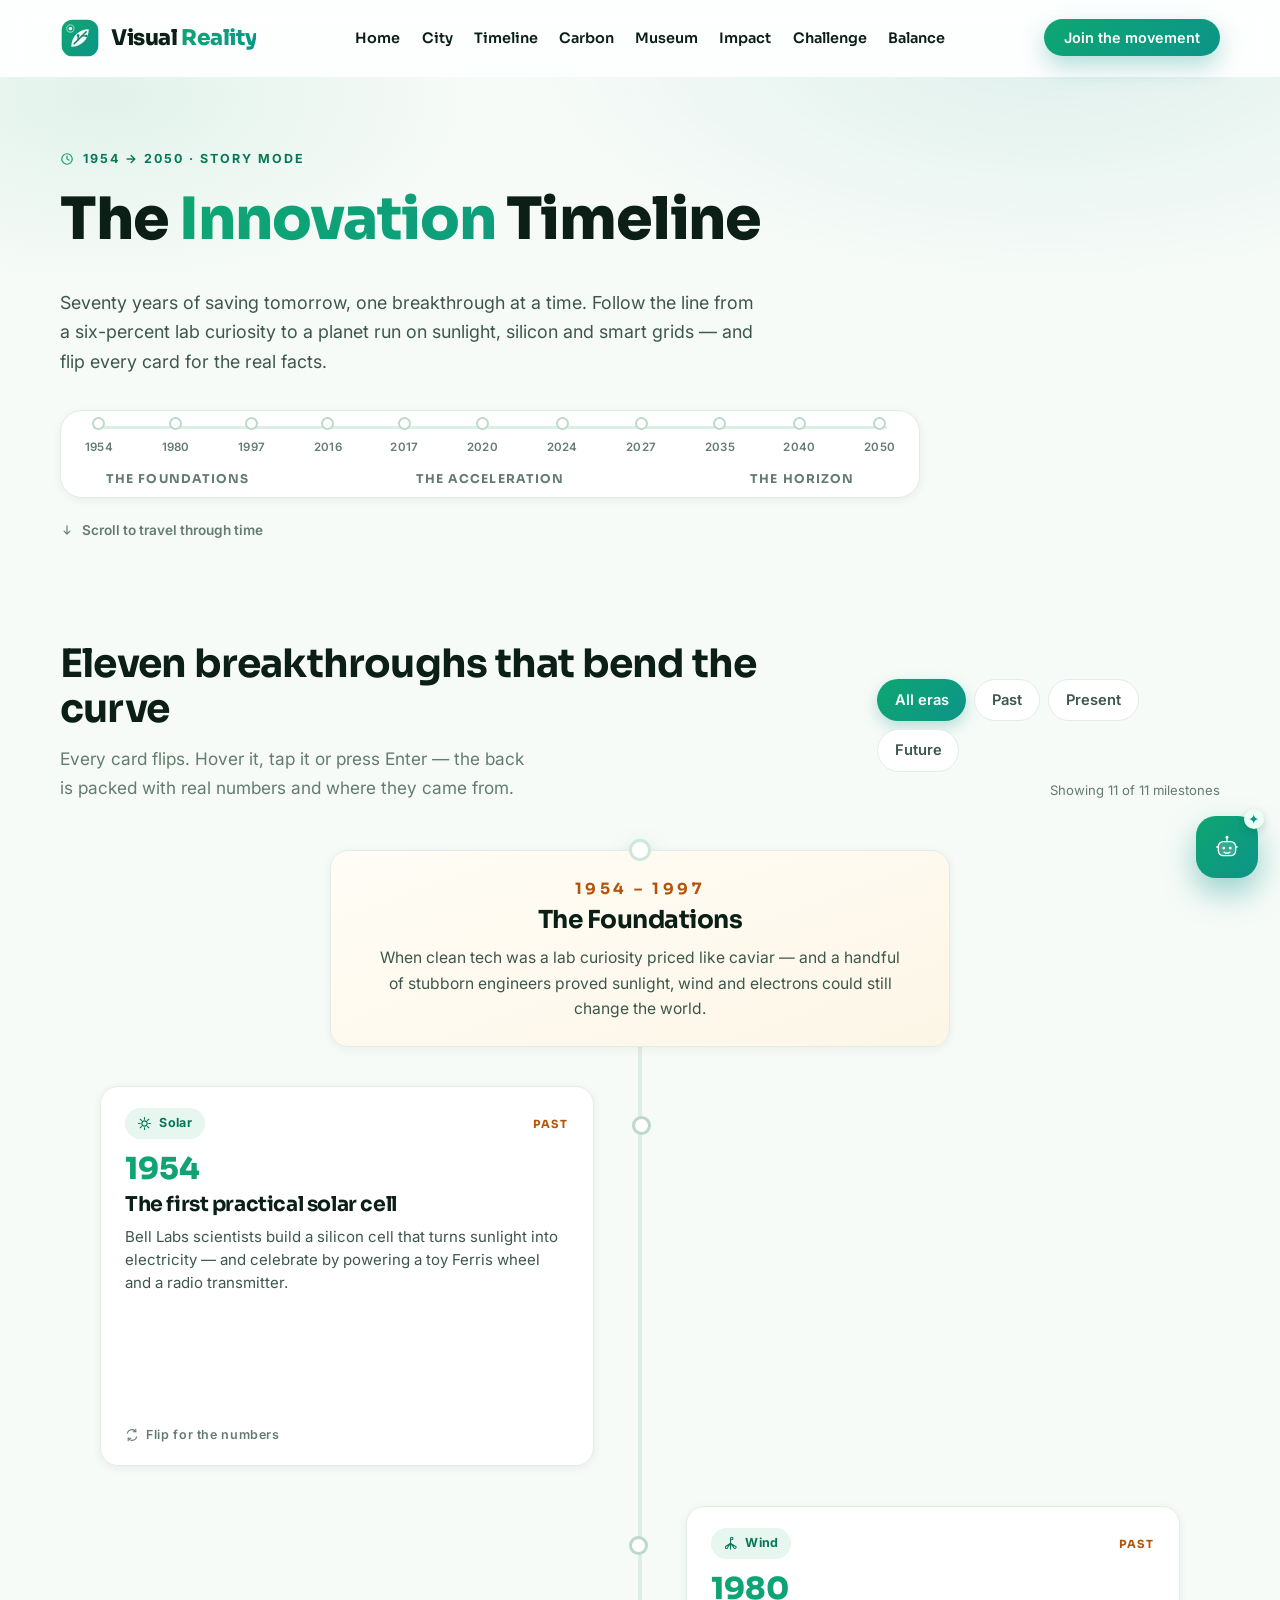
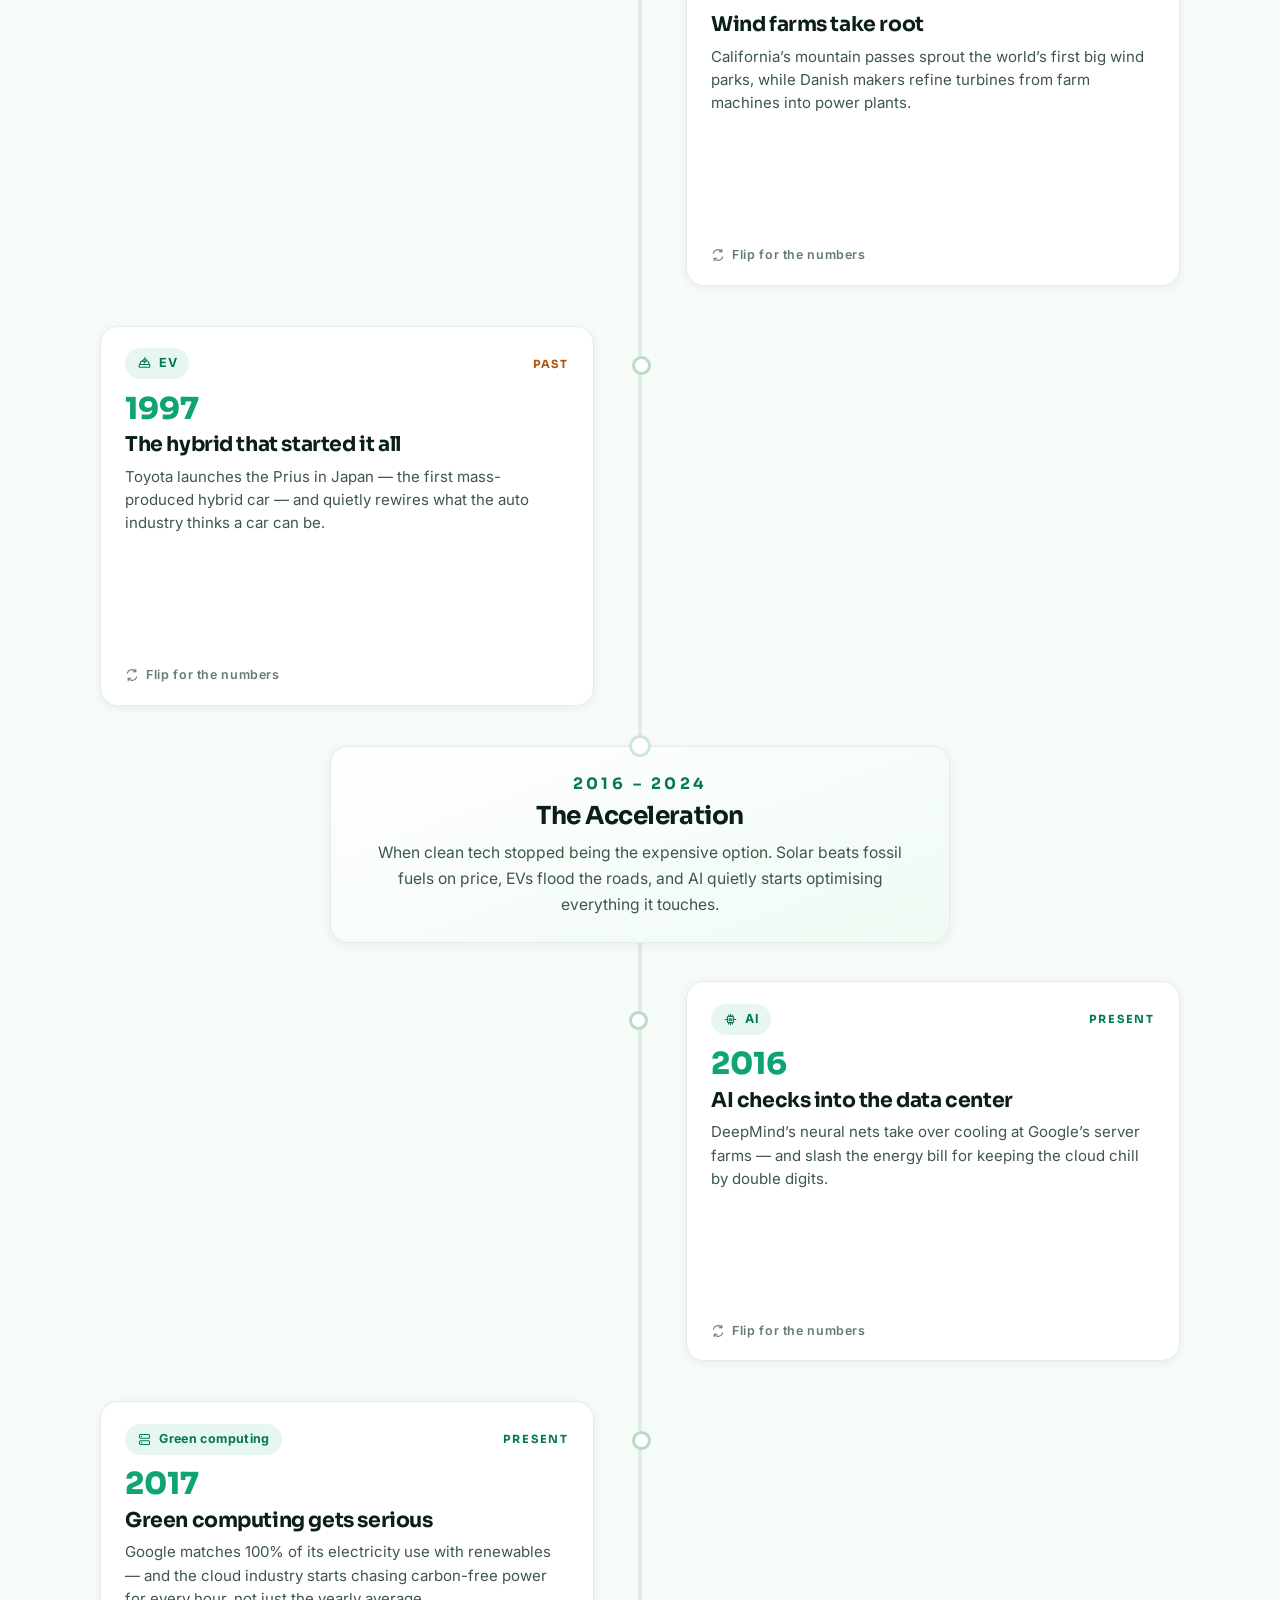
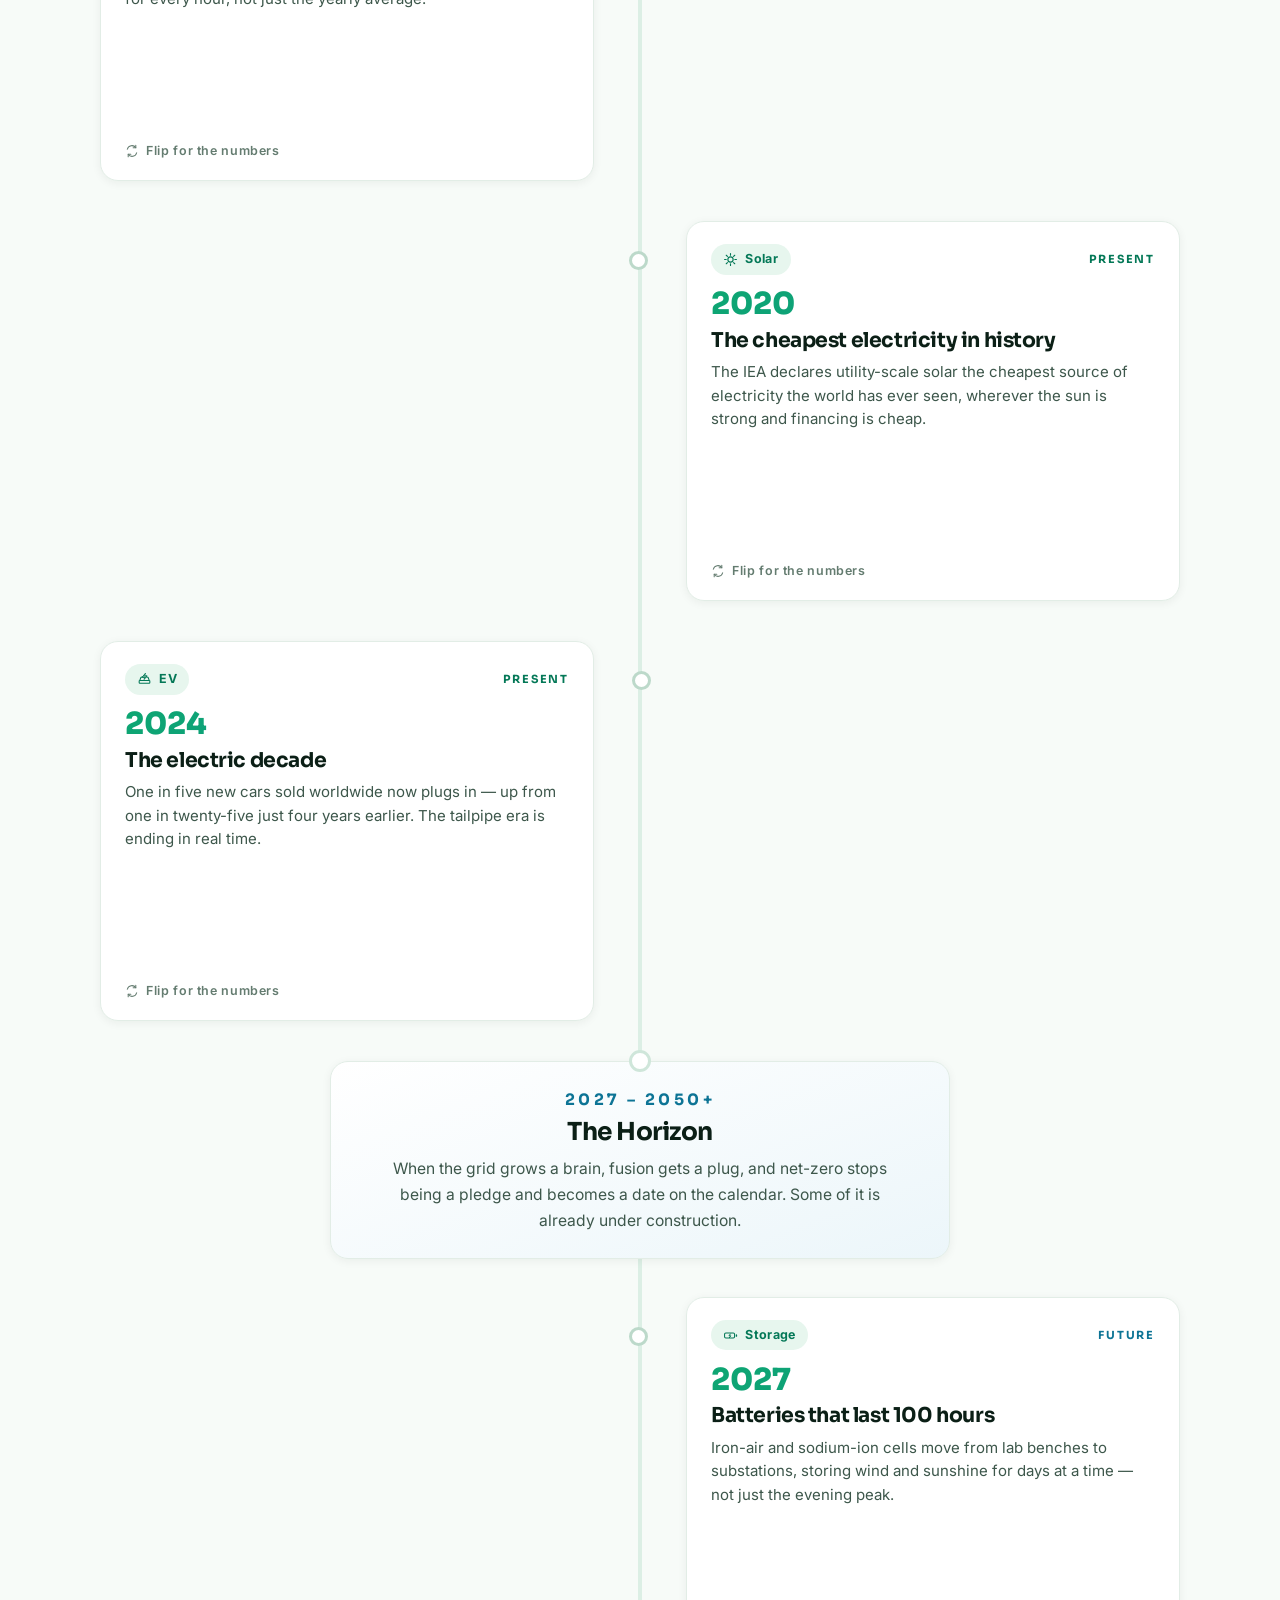
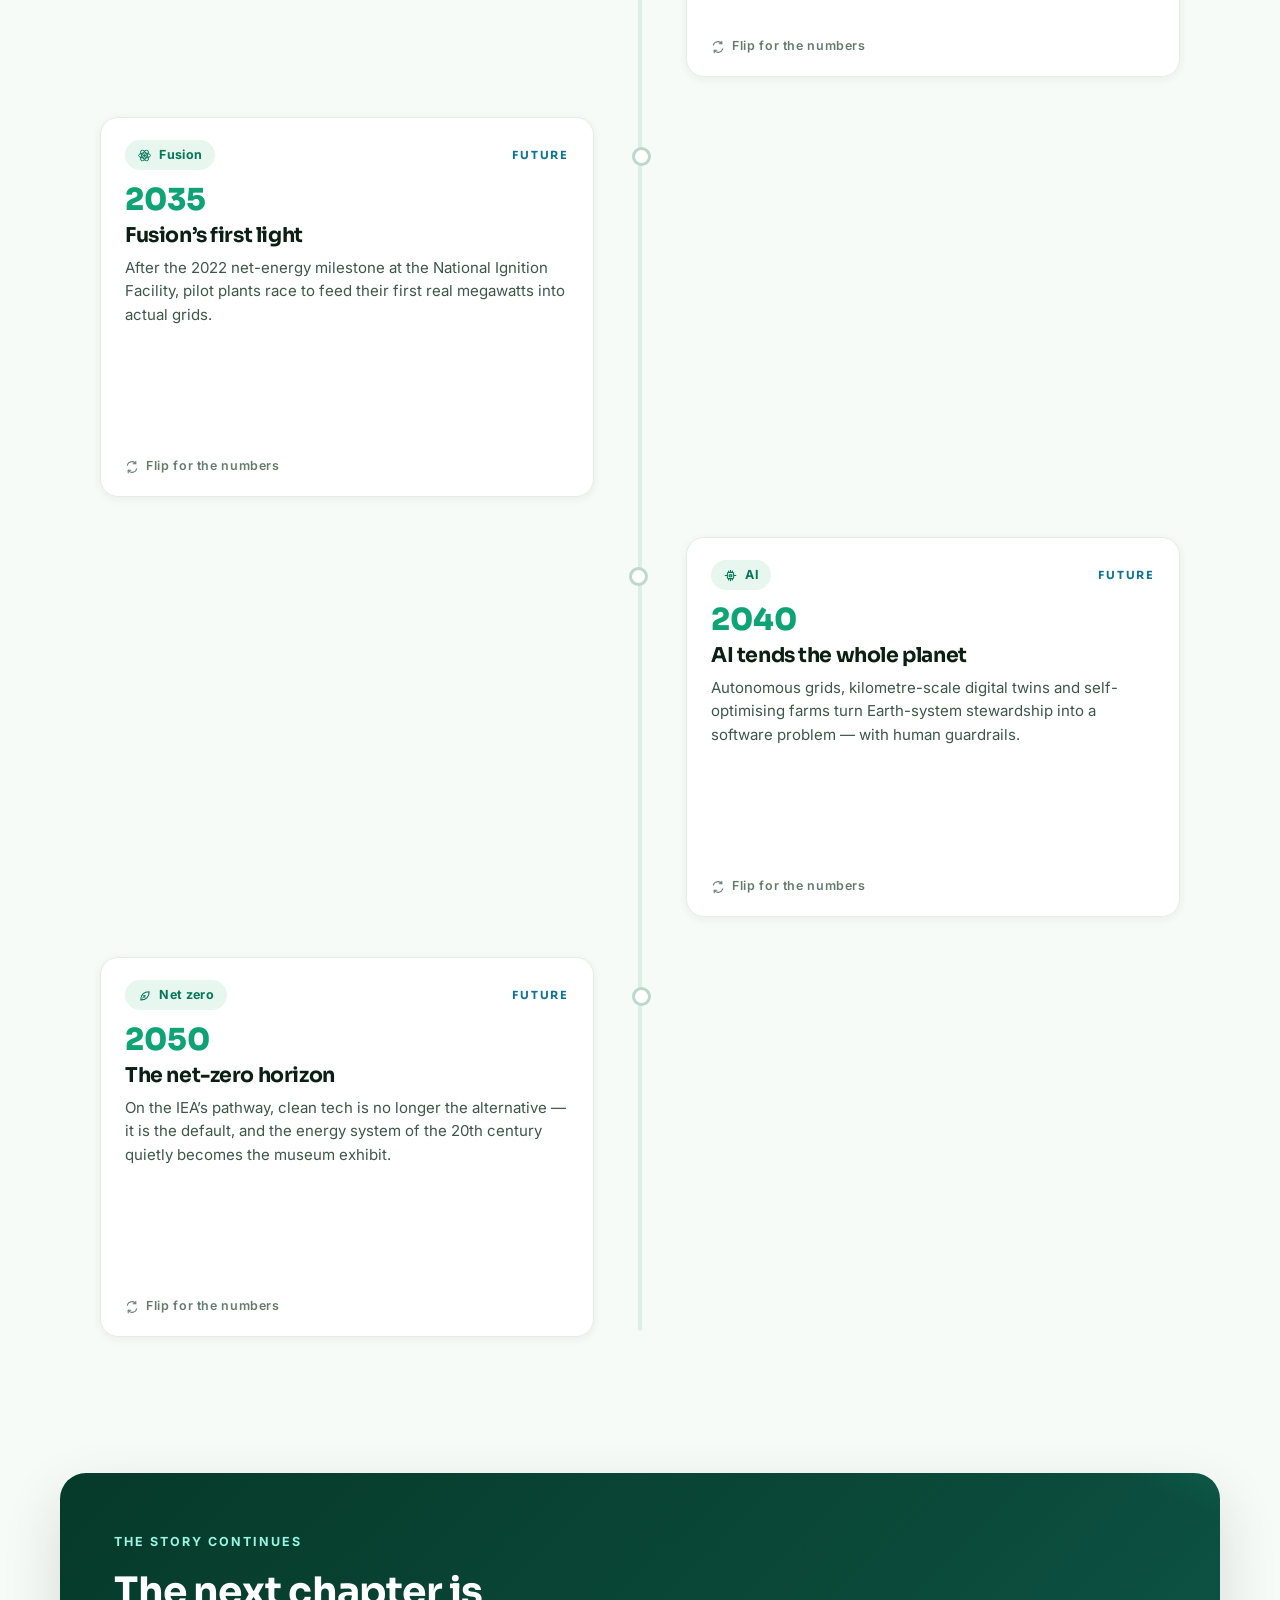
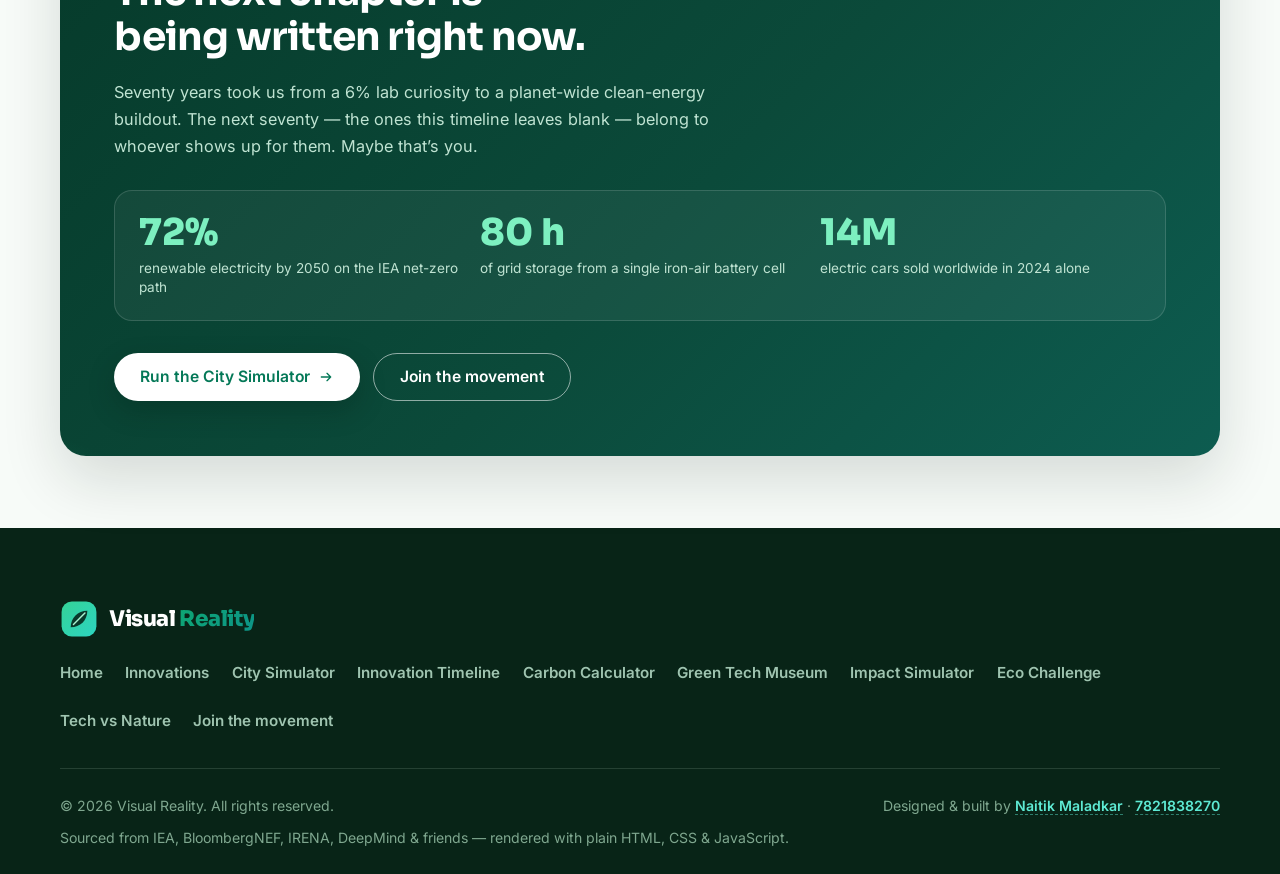
<file: public/timeline.html>
<!DOCTYPE html>
<html lang="en">
<head>
  <meta charset="UTF-8" />
  <meta name="viewport" content="width=device-width, initial-scale=1.0" />
  <title>Innovation Timeline — Visual Reality | Tech for Tomorrow</title>
  <meta name="description" content="Seventy years of sustainable technology, one flip at a time. Explore the past, present and future of solar, wind, EVs, AI and green computing on an animated innovation timeline with real facts and stats." />
  <link rel="icon" href="data:image/svg+xml,%3Csvg xmlns='http://www.w3.org/2000/svg' viewBox='0 0 48 48'%3E%3Cdefs%3E%3ClinearGradient id='g' x1='4' y1='4' x2='44' y2='44' gradientUnits='userSpaceOnUse'%3E%3Cstop stop-color='%230ea672'/%3E%3Cstop offset='1' stop-color='%230d9488'/%3E%3C/linearGradient%3E%3C/defs%3E%3Crect x='2' y='2' width='44' height='44' rx='13' fill='url(%23g)'/%3E%3Cpath d='M13.5 34.5C13.5 22.5 22.5 13.5 34.5 13.5C34.5 25.5 25.5 34.5 13.5 34.5Z' fill='%23ffffff'/%3E%3Cpath d='M17 31C21.5 26.5 27 21 31.5 16.5' stroke='%230b8266' stroke-width='1.8' stroke-linecap='round' fill='none'/%3E%3C/svg%3E" />
  <link rel="preconnect" href="https://fonts.googleapis.com" />
  <link rel="preconnect" href="https://fonts.gstatic.com" crossorigin />
  <link href="https://fonts.googleapis.com/css2?family=Inter:wght@400;500;600;700&family=Sora:wght@600;700;800&display=swap" rel="stylesheet" />
  <link rel="stylesheet" href="styles.css?v=20261022a" />
  <link rel="stylesheet" href="motion.css?v=20261022a" />
  <link rel="stylesheet" href="terrasense.css?v=20261022a" />
  <link rel="stylesheet" href="timeline.css?v=20261022a" />
</head>
<body class="timeline-page">
  <a class="skip-link" href="#main">Skip to content</a>

  <header class="site-header" id="top">
    <nav class="nav container" aria-label="Main navigation">
      <a class="brand" href="./" aria-label="Visual Reality home">
        <svg class="logo-mark" width="40" height="40" viewBox="0 0 48 48" fill="none" xmlns="http://www.w3.org/2000/svg" role="img" aria-label="Visual Reality logo — a leaf with circuit veins">
          <defs>
            <linearGradient id="lgBadge" x1="4" y1="4" x2="44" y2="44" gradientUnits="userSpaceOnUse">
              <stop stop-color="#0ea672"/>
              <stop offset="1" stop-color="#0d9488"/>
            </linearGradient>
          </defs>
          <rect x="2" y="2" width="44" height="44" rx="13" fill="url(#lgBadge)"/>
          <path d="M13.5 34.5C13.5 22.5 22.5 13.5 34.5 13.5C34.5 25.5 25.5 34.5 13.5 34.5Z" fill="#ffffff" fill-opacity="0.96"/>
          <path d="M17 31C21.5 26.5 27 21 31.5 16.5" stroke="#0b8266" stroke-width="1.8" stroke-linecap="round" fill="none"/>
          <path d="M21.8 26.2V22.4" stroke="#0b8266" stroke-width="1.6" stroke-linecap="round"/>
          <circle cx="21.8" cy="20.9" r="1.5" fill="#0b8266"/>
          <path d="M26.5 21.5H30" stroke="#0b8266" stroke-width="1.6" stroke-linecap="round"/>
          <circle cx="31.6" cy="21.5" r="1.5" fill="#0b8266"/>
          <circle cx="12.5" cy="12.5" r="2.1" fill="#ffffff"/>
          <circle cx="12.5" cy="12.5" r="4.4" stroke="#ffffff" stroke-opacity="0.55" stroke-width="1.3"/>
        </svg>
        <span class="brand-name">Visual <em>Reality</em></span>
      </a>

        <div class="nav-menu" id="nav-menu">
        <div class="container nav-menu-inner">
          <nav class="nav-links" aria-label="Site pages">
            <a href="./" aria-label="Home"><span class="nl-t">Home</span><span class="nl-s" aria-hidden="true">Home</span><span class="nl-d">Start here</span></a>
            <a href="./city" aria-label="Future City"><span class="nl-t">Future City</span><span class="nl-s" aria-hidden="true">City</span><span class="nl-d">Build a 2060 city</span></a>
            <a href="./timeline" aria-label="Timeline"><span class="nl-t">Timeline</span><span class="nl-s" aria-hidden="true">Timeline</span><span class="nl-d">1952 &rarr; today</span></a>
            <a href="./carbon" aria-label="Carbon Calculator"><span class="nl-t">Carbon Calculator</span><span class="nl-s" aria-hidden="true">Carbon</span><span class="nl-d">Measure your footprint</span></a>
            <a href="./museum" aria-label="Green Tech Museum"><span class="nl-t">Green Tech Museum</span><span class="nl-s" aria-hidden="true">Museum</span><span class="nl-d">Walk the halls</span></a>
            <a href="./impact" aria-label="Impact Simulator"><span class="nl-t">Impact Simulator</span><span class="nl-s" aria-hidden="true">Impact</span><span class="nl-d">What-if the world</span></a>
            <a href="./challenge" aria-label="Eco Challenge"><span class="nl-t">Eco Challenge</span><span class="nl-s" aria-hidden="true">Challenge</span><span class="nl-d">Daily green quests</span></a>
            <a href="./balance" aria-label="Tech vs Nature"><span class="nl-t">Tech vs Nature</span><span class="nl-s" aria-hidden="true">Balance</span><span class="nl-d">The balance game</span></a>
          </nav>
          <a href="./#join" class="btn btn-primary btn-sm nav-menu-cta">Join the movement</a>
        </div>
        </div>

      <div class="nav-right">
        <a href="./#join" class="btn btn-primary btn-sm nav-cta">Join the movement</a>
        <button class="nav-toggle" type="button" aria-expanded="false" aria-controls="nav-menu" aria-label="Open menu">
          <span class="nav-toggle-bar" aria-hidden="true"></span>
          <span class="nav-toggle-bar" aria-hidden="true"></span>
          <span class="nav-toggle-bar" aria-hidden="true"></span>
        </button>
      </div>
    </nav>

  </header>

  <main id="main">
    <!-- ======= PAGE HERO ======= -->
    <section class="tl-hero">
      <div class="container">
        <p class="eyebrow reveal">
          <svg width="14" height="14" viewBox="0 0 24 24" fill="none" aria-hidden="true"><circle cx="12" cy="12" r="9" stroke="#0e9f6e" stroke-width="2"/><path d="M12 7v5l3.5 2" stroke="#0e9f6e" stroke-width="2" stroke-linecap="round"/></svg>
          1954 &rarr; 2050 &middot; Story mode
        </p>
        <h1 class="reveal" style="--d:.06s">The <span class="grad-text">Innovation</span> Timeline</h1>
        <p class="tl-lead reveal" style="--d:.12s">
          Seventy years of saving tomorrow, one breakthrough at a time. Follow the
          line from a six-percent lab curiosity to a planet run on sunlight,
          silicon and smart grids &mdash; and flip every card for the real facts.
        </p>

        <!-- Horizontal era rail: a mini-map of the whole timeline -->
        <div class="rail reveal" style="--d:.18s" role="group" aria-label="Timeline mini-map — jump to any milestone">
          <div class="rail-track" aria-hidden="true">
            <span class="rail-line"></span>
            <span class="rail-fill" id="rail-fill"></span>
          </div>
          <div class="rail-dots" id="rail-dots">
            <button class="rail-dot" type="button" data-target="0" aria-label="Jump to 1954 — the first practical solar cell"><span class="rd"></span><span class="rd-y">1954</span></button>
            <button class="rail-dot" type="button" data-target="1" aria-label="Jump to 1980 — wind farms take root"><span class="rd"></span><span class="rd-y">1980</span></button>
            <button class="rail-dot" type="button" data-target="2" aria-label="Jump to 1997 — the hybrid that started it all"><span class="rd"></span><span class="rd-y">1997</span></button>
            <button class="rail-dot" type="button" data-target="3" aria-label="Jump to 2016 — AI checks into the data center"><span class="rd"></span><span class="rd-y">2016</span></button>
            <button class="rail-dot" type="button" data-target="4" aria-label="Jump to 2017 — green computing gets serious"><span class="rd"></span><span class="rd-y">2017</span></button>
            <button class="rail-dot" type="button" data-target="5" aria-label="Jump to 2020 — the cheapest electricity in history"><span class="rd"></span><span class="rd-y">2020</span></button>
            <button class="rail-dot" type="button" data-target="6" aria-label="Jump to 2024 — the electric decade"><span class="rd"></span><span class="rd-y">2024</span></button>
            <button class="rail-dot" type="button" data-target="7" aria-label="Jump to 2027 — batteries that last 100 hours"><span class="rd"></span><span class="rd-y">2027</span></button>
            <button class="rail-dot" type="button" data-target="8" aria-label="Jump to 2035 — fusion's first light"><span class="rd"></span><span class="rd-y">2035</span></button>
            <button class="rail-dot" type="button" data-target="9" aria-label="Jump to 2040 — AI tends the whole planet"><span class="rd"></span><span class="rd-y">2040</span></button>
            <button class="rail-dot" type="button" data-target="10" aria-label="Jump to 2050 — the net-zero horizon"><span class="rd"></span><span class="rd-y">2050</span></button>
          </div>
          <div class="rail-eras" aria-hidden="false">
            <button class="rail-era era-past" type="button" data-era-target="past" style="--x:13.6%">The Foundations</button>
            <button class="rail-era era-present" type="button" data-era-target="present" style="--x:50%">The Acceleration</button>
            <button class="rail-era era-future" type="button" data-era-target="future" style="--x:86.4%">The Horizon</button>
          </div>
        </div>

        <p class="scroll-hint reveal" style="--d:.26s" aria-hidden="true">
          <svg width="14" height="14" viewBox="0 0 24 24" fill="none"><path d="M12 5v14m0 0-5-5m5 5 5-5" stroke="currentColor" stroke-width="2" stroke-linecap="round" stroke-linejoin="round"/></svg>
          Scroll to travel through time
        </p>
      </div>
    </section>
    <!-- ======= TIMELINE ======= -->
    <section class="tl-section" aria-label="Innovation timeline — past, present and future of sustainable technology">
      <div class="container">
        <div class="tl-head reveal">
          <div class="tl-head-copy">
            <h2>Eleven breakthroughs that bend the curve</h2>
            <p class="section-sub">Every card flips. Hover it, tap it or press Enter &mdash; the back is packed with real numbers and where they came from.</p>
          </div>
          <div class="tl-tools">
            <div class="tl-filters" role="group" aria-label="Filter milestones by era">
              <button class="tl-filter active" type="button" data-filter="all" aria-pressed="true">All eras</button>
              <button class="tl-filter" type="button" data-filter="past" aria-pressed="false">Past</button>
              <button class="tl-filter" type="button" data-filter="present" aria-pressed="false">Present</button>
              <button class="tl-filter" type="button" data-filter="future" aria-pressed="false">Future</button>
            </div>
            <p class="tl-count" id="tl-count" aria-live="polite">Showing 11 of 11 milestones</p>
          </div>
        </div>

        <div class="tl-wrap" id="tl-wrap">
          <div class="tl-spine" aria-hidden="true"><span class="tl-fill" id="tl-fill"></span></div>

          <!-- ===== ERA: PAST ===== -->
          <div class="tl-era era-past reveal" id="era-past" data-era="past">
            <span class="tl-era-node" aria-hidden="true"></span>
            <div class="tl-era-card">
              <p class="tl-era-range">1954 &ndash; 1997</p>
              <h3>The Foundations</h3>
              <p>When clean tech was a lab curiosity priced like caviar &mdash; and a handful of stubborn engineers proved sunlight, wind and electrons could still change the world.</p>
            </div>
          </div>

          <!-- 1954 · Solar -->
          <article class="tl-item reveal" data-era="past">
            <div class="tl-node" aria-hidden="true"><span class="tl-dot"></span></div>
            <div class="tl-card" tabindex="0" role="button" aria-pressed="false" aria-label="1954 — The first practical solar cell. Activate to flip for facts and stats.">
              <div class="tl-card-inner">
                <div class="tl-face front">
                  <div class="tl-meta">
                    <span class="tl-chip"><svg width="15" height="15" viewBox="0 0 24 24" fill="none" aria-hidden="true"><circle cx="12" cy="12" r="4.2" stroke="currentColor" stroke-width="1.8"/><path d="M12 2.5v2.6M12 18.9v2.6M2.5 12h2.6M18.9 12h2.6M5.2 5.2l1.9 1.9M16.9 16.9l1.9 1.9M18.8 5.2l-1.9 1.9M7.1 16.9l-1.9 1.9" stroke="currentColor" stroke-width="1.8" stroke-linecap="round"/></svg>Solar</span>
                    <span class="tl-era-tag">Past</span>
                  </div>
                  <p class="tl-year">1954</p>
                  <h3>The first practical solar cell</h3>
                  <p class="tl-teaser">Bell Labs scientists build a silicon cell that turns sunlight into electricity &mdash; and celebrate by powering a toy Ferris wheel and a radio transmitter.</p>
                  <p class="tl-hint" aria-hidden="true"><svg width="14" height="14" viewBox="0 0 24 24" fill="none"><path d="M4 9a8 8 0 0 1 14.5-2.5M20 15A8 8 0 0 1 5.5 17.5" stroke="currentColor" stroke-width="1.8" stroke-linecap="round"/><path d="M18.5 2v4.5H14M5.5 22v-4.5H10" stroke="currentColor" stroke-width="1.8" stroke-linecap="round" stroke-linejoin="round"/></svg>Flip for the numbers</p>
                </div>
                <div class="tl-face back">
                  <p class="tl-back-head">By the numbers</p>
                  <ul class="tl-stats">
                    <li class="stat has-bar"><span class="stat-val" data-tl-count="6" data-tl-suffix="%">6%</span><span class="stat-label">conversion efficiency &mdash; modern modules reach 23&ndash;24%</span><span class="bar"><i style="--w:25%"></i></span></li>
                    <li class="stat"><span class="stat-val" data-tl-count="300" data-tl-prefix="~$" data-tl-suffix="/W">~$300/W</span><span class="stat-label">price per watt in 1956 &mdash; today&rsquo;s modules cost under $0.40</span></li>
                    <li class="stat has-bar"><span class="stat-val" data-tl-count="99.9" data-tl-decimals="1" data-tl-suffix="%">99.9%</span><span class="stat-label">cheaper than at launch, adjusted for the same output</span><span class="bar"><i style="--w:99.9%"></i></span></li>
                  </ul>
                  <p class="tl-story">Costly as caviar, the cell was still a miracle: for the first time, a machine made sunlight run the modern world. Every rooftop panel today is its descendant.</p>
                  <p class="tl-src">Bell Labs &middot; Chapin, Fuller &amp; Pearson, 1954</p>
                </div>
              </div>
            </div>
          </article>

          <!-- 1980 · Wind -->
          <article class="tl-item reveal" data-era="past">
            <div class="tl-node" aria-hidden="true"><span class="tl-dot"></span></div>
            <div class="tl-card" tabindex="0" role="button" aria-pressed="false" aria-label="1980 — Wind farms take root. Activate to flip for facts and stats.">
              <div class="tl-card-inner">
                <div class="tl-face front">
                  <div class="tl-meta">
                    <span class="tl-chip"><svg width="15" height="15" viewBox="0 0 24 24" fill="none" aria-hidden="true"><path d="M12 12V4a2 2 0 1 1 2 2h-2m0 6 6.9 4a2 2 0 1 1-1.9 1.7L12 12Zm0 0-6.9 4a2 2 0 1 0 2.6 1.4L12 12Z" stroke="currentColor" stroke-width="1.7" stroke-linecap="round" stroke-linejoin="round"/><circle cx="12" cy="12" r="1.6" fill="currentColor"/><path d="M12 12v9" stroke="currentColor" stroke-width="1.7" stroke-linecap="round"/></svg>Wind</span>
                    <span class="tl-era-tag">Past</span>
                  </div>
                  <p class="tl-year">1980</p>
                  <h3>Wind farms take root</h3>
                  <p class="tl-teaser">California&rsquo;s mountain passes sprout the world&rsquo;s first big wind parks, while Danish makers refine turbines from farm machines into power plants.</p>
                  <p class="tl-hint" aria-hidden="true"><svg width="14" height="14" viewBox="0 0 24 24" fill="none"><path d="M4 9a8 8 0 0 1 14.5-2.5M20 15A8 8 0 0 1 5.5 17.5" stroke="currentColor" stroke-width="1.8" stroke-linecap="round"/><path d="M18.5 2v4.5H14M5.5 22v-4.5H10" stroke="currentColor" stroke-width="1.8" stroke-linecap="round" stroke-linejoin="round"/></svg>Flip for the numbers</p>
                </div>
                <div class="tl-face back">
                  <p class="tl-back-head">By the numbers</p>
                  <ul class="tl-stats">
                    <li class="stat has-bar"><span class="stat-val" data-tl-count="0.55" data-tl-decimals="2" data-tl-prefix="$" data-tl-suffix="/kWh">$0.55/kWh</span><span class="stat-label">cost of wind power in the early 1980s &mdash; around $0.04 today</span><span class="bar"><i style="--w:93%"></i></span></li>
                    <li class="stat"><span class="stat-val" data-tl-count="90" data-tl-suffix="%">90%</span><span class="stat-label">of the world&rsquo;s wind capacity sat in California by 1986</span></li>
                    <li class="stat"><span class="stat-val" data-tl-count="15" data-tl-suffix=" MW">15 MW</span><span class="stat-label">from a single modern offshore turbine &mdash; 300&times; the 1980s norm</span></li>
                  </ul>
                  <p class="tl-story">The first wind rush was noisy, niche and barely profitable. But every blade added taught the industry how to make big machines cheap &mdash; and wind never got small again.</p>
                  <p class="tl-src">IRENA &middot; Danish Energy Agency archives</p>
                </div>
              </div>
            </div>
          </article>

          <!-- 1997 · EV -->
          <article class="tl-item reveal" data-era="past">
            <div class="tl-node" aria-hidden="true"><span class="tl-dot"></span></div>
            <div class="tl-card" tabindex="0" role="button" aria-pressed="false" aria-label="1997 — The hybrid that started it all. Activate to flip for facts and stats.">
              <div class="tl-card-inner">
                <div class="tl-face front">
                  <div class="tl-meta">
                    <span class="tl-chip"><svg width="15" height="15" viewBox="0 0 24 24" fill="none" aria-hidden="true"><path d="M4.5 13.5 6 9.2A2 2 0 0 1 7.9 8h8.2A2 2 0 0 1 18 9.2l1.5 4.3M4.5 13.5h15a1 1 0 0 1 1 1V17a1 1 0 0 1-1 1h-15a1 1 0 0 1-1-1v-2.5a1 1 0 0 1 1-1Z" stroke="currentColor" stroke-width="1.7" stroke-linecap="round" stroke-linejoin="round"/><path d="M13.5 2 8 8.5h4L11.5 12l4.5-6h-4L13.5 2Z" stroke="currentColor" stroke-width="1.5" stroke-linejoin="round"/></svg>EV</span>
                    <span class="tl-era-tag">Past</span>
                  </div>
                  <p class="tl-year">1997</p>
                  <h3>The hybrid that started it all</h3>
                  <p class="tl-teaser">Toyota launches the Prius in Japan &mdash; the first mass-produced hybrid car &mdash; and quietly rewires what the auto industry thinks a car can be.</p>
                  <p class="tl-hint" aria-hidden="true"><svg width="14" height="14" viewBox="0 0 24 24" fill="none"><path d="M4 9a8 8 0 0 1 14.5-2.5M20 15A8 8 0 0 1 5.5 17.5" stroke="currentColor" stroke-width="1.8" stroke-linecap="round"/><path d="M18.5 2v4.5H14M5.5 22v-4.5H10" stroke="currentColor" stroke-width="1.8" stroke-linecap="round" stroke-linejoin="round"/></svg>Flip for the numbers</p>
                </div>
                <div class="tl-face back">
                  <p class="tl-back-head">By the numbers</p>
                  <ul class="tl-stats">
                    <li class="stat"><span class="stat-val">1997</span><span class="stat-label">December: the first mass-produced hybrid goes on sale in Japan</span></li>
                    <li class="stat has-bar"><span class="stat-val" data-tl-count="20" data-tl-suffix="M+">20M+</span><span class="stat-label">electrified Toyota &amp; Lexus cars sold since &mdash; the hybrid ripple became a wave</span><span class="bar"><i style="--w:78%"></i></span></li>
                    <li class="stat"><span class="stat-val" data-tl-count="0" data-tl-suffix=" g">0 g</span><span class="stat-label">tailpipe CO&#8322; when the battery does the driving in EV mode</span></li>
                  </ul>
                  <p class="tl-story">The Prius proved electric drive could be normal, boring, reliable &mdash; the highest compliment a car can earn. Twenty-eight years later, plug-in cars owe it a nod.</p>
                  <p class="tl-src">Toyota Motor Corporation &middot; 1997&ndash;2022</p>
                </div>
              </div>
            </div>
          </article>
          <!-- ===== ERA: PRESENT ===== -->
          <div class="tl-era era-present reveal" id="era-present" data-era="present">
            <span class="tl-era-node" aria-hidden="true"></span>
            <div class="tl-era-card">
              <p class="tl-era-range">2016 &ndash; 2024</p>
              <h3>The Acceleration</h3>
              <p>When clean tech stopped being the expensive option. Solar beats fossil fuels on price, EVs flood the roads, and AI quietly starts optimising everything it touches.</p>
            </div>
          </div>

          <!-- 2016 · AI -->
          <article class="tl-item reveal" data-era="present">
            <div class="tl-node" aria-hidden="true"><span class="tl-dot"></span></div>
            <div class="tl-card" tabindex="0" role="button" aria-pressed="false" aria-label="2016 — AI checks into the data center. Activate to flip for facts and stats.">
              <div class="tl-card-inner">
                <div class="tl-face front">
                  <div class="tl-meta">
                    <span class="tl-chip"><svg width="15" height="15" viewBox="0 0 24 24" fill="none" aria-hidden="true"><rect x="7" y="7" width="10" height="10" rx="2" stroke="currentColor" stroke-width="1.7"/><path d="M10 11h4v3h-4zM12 7V3.5M12 20.5V17M7 12H3.5M20.5 12H17M9 7V4.8M15 7V4.8M9 19.2V17M15 19.2V17" stroke="currentColor" stroke-width="1.7" stroke-linecap="round"/></svg>AI</span>
                    <span class="tl-era-tag">Present</span>
                  </div>
                  <p class="tl-year">2016</p>
                  <h3>AI checks into the data center</h3>
                  <p class="tl-teaser">DeepMind&rsquo;s neural nets take over cooling at Google&rsquo;s server farms &mdash; and slash the energy bill for keeping the cloud chill by double digits.</p>
                  <p class="tl-hint" aria-hidden="true"><svg width="14" height="14" viewBox="0 0 24 24" fill="none"><path d="M4 9a8 8 0 0 1 14.5-2.5M20 15A8 8 0 0 1 5.5 17.5" stroke="currentColor" stroke-width="1.8" stroke-linecap="round"/><path d="M18.5 2v4.5H14M5.5 22v-4.5H10" stroke="currentColor" stroke-width="1.8" stroke-linecap="round" stroke-linejoin="round"/></svg>Flip for the numbers</p>
                </div>
                <div class="tl-face back">
                  <p class="tl-back-head">By the numbers</p>
                  <ul class="tl-stats">
                    <li class="stat has-bar"><span class="stat-val" data-tl-count="40" data-tl-suffix="%">40%</span><span class="stat-label">less energy used for data-center cooling after the AI took over</span><span class="bar"><i style="--w:40%"></i></span></li>
                    <li class="stat has-bar"><span class="stat-val" data-tl-count="20" data-tl-suffix="%">20%</span><span class="stat-label">more value squeezed from the same wind farms by ML forecasting</span><span class="bar"><i style="--w:20%"></i></span></li>
                    <li class="stat"><span class="stat-val" data-tl-prefix="&lt;" data-tl-count="60" data-tl-suffix=" s">&lt;60 s</span><span class="stat-label">for GraphCast (2023) to produce a 10-day global forecast</span></li>
                  </ul>
                  <p class="tl-story">The climate fight is full of tangled systems &mdash; weather, grids, traffic, supply chains. Machine learning eats tangled systems for breakfast, and this was the moment it clocked in.</p>
                  <p class="tl-src">DeepMind &middot; Google, 2016&ndash;2023</p>
                </div>
              </div>
            </div>
          </article>

          <!-- 2017 · Green computing -->
          <article class="tl-item reveal" data-era="present">
            <div class="tl-node" aria-hidden="true"><span class="tl-dot"></span></div>
            <div class="tl-card" tabindex="0" role="button" aria-pressed="false" aria-label="2017 — Green computing gets serious. Activate to flip for facts and stats.">
              <div class="tl-card-inner">
                <div class="tl-face front">
                  <div class="tl-meta">
                    <span class="tl-chip"><svg width="15" height="15" viewBox="0 0 24 24" fill="none" aria-hidden="true"><rect x="4" y="4" width="16" height="6" rx="1.6" stroke="currentColor" stroke-width="1.7"/><rect x="4" y="14" width="16" height="6" rx="1.6" stroke="currentColor" stroke-width="1.7"/><path d="M7.5 7h.01M7.5 17h.01" stroke="currentColor" stroke-width="2.2" stroke-linecap="round"/></svg>Green computing</span>
                    <span class="tl-era-tag">Present</span>
                  </div>
                  <p class="tl-year">2017</p>
                  <h3>Green computing gets serious</h3>
                  <p class="tl-teaser">Google matches 100% of its electricity use with renewables &mdash; and the cloud industry starts chasing carbon-free power for every hour, not just the yearly average.</p>
                  <p class="tl-hint" aria-hidden="true"><svg width="14" height="14" viewBox="0 0 24 24" fill="none"><path d="M4 9a8 8 0 0 1 14.5-2.5M20 15A8 8 0 0 1 5.5 17.5" stroke="currentColor" stroke-width="1.8" stroke-linecap="round"/><path d="M18.5 2v4.5H14M5.5 22v-4.5H10" stroke="currentColor" stroke-width="1.8" stroke-linecap="round" stroke-linejoin="round"/></svg>Flip for the numbers</p>
                </div>
                <div class="tl-face back">
                  <p class="tl-back-head">By the numbers</p>
                  <ul class="tl-stats">
                    <li class="stat has-bar"><span class="stat-val" data-tl-count="100" data-tl-suffix="%">100%</span><span class="stat-label">renewable energy matched by Google&rsquo;s global operations since 2017</span><span class="bar"><i style="--w:100%"></i></span></li>
                    <li class="stat"><span class="stat-val" data-tl-count="1.1" data-tl-decimals="1">1.1</span><span class="stat-label">power-usage effectiveness (PUE) at the best hyperscale sites &mdash; the industry average is about 1.56</span></li>
                    <li class="stat"><span class="stat-val" data-tl-count="1.5" data-tl-decimals="1" data-tl-suffix="%">1.5%</span><span class="stat-label">of the world&rsquo;s electricity consumed by data centers &mdash; the slice AI must now shrink</span></li>
                  </ul>
                  <p class="tl-story">Computing earned its green stripes the engineer&rsquo;s way: measure everything, then shave. The 24/7 carbon-free goal now pulls the whole grid toward round-the-clock clean power.</p>
                  <p class="tl-src">Google Environmental Report &middot; IEA &middot; Uptime Institute</p>
                </div>
              </div>
            </div>
          </article>

          <!-- 2020 · Solar price -->
          <article class="tl-item reveal" data-era="present">
            <div class="tl-node" aria-hidden="true"><span class="tl-dot"></span></div>
            <div class="tl-card" tabindex="0" role="button" aria-pressed="false" aria-label="2020 — The cheapest electricity in history. Activate to flip for facts and stats.">
              <div class="tl-card-inner">
                <div class="tl-face front">
                  <div class="tl-meta">
                    <span class="tl-chip"><svg width="15" height="15" viewBox="0 0 24 24" fill="none" aria-hidden="true"><circle cx="12" cy="12" r="4.2" stroke="currentColor" stroke-width="1.8"/><path d="M12 2.5v2.6M12 18.9v2.6M2.5 12h2.6M18.9 12h2.6M5.2 5.2l1.9 1.9M16.9 16.9l1.9 1.9M18.8 5.2l-1.9 1.9M7.1 16.9l-1.9 1.9" stroke="currentColor" stroke-width="1.8" stroke-linecap="round"/></svg>Solar</span>
                    <span class="tl-era-tag">Present</span>
                  </div>
                  <p class="tl-year">2020</p>
                  <h3>The cheapest electricity in history</h3>
                  <p class="tl-teaser">The IEA declares utility-scale solar the cheapest source of electricity the world has ever seen, wherever the sun is strong and financing is cheap.</p>
                  <p class="tl-hint" aria-hidden="true"><svg width="14" height="14" viewBox="0 0 24 24" fill="none"><path d="M4 9a8 8 0 0 1 14.5-2.5M20 15A8 8 0 0 1 5.5 17.5" stroke="currentColor" stroke-width="1.8" stroke-linecap="round"/><path d="M18.5 2v4.5H14M5.5 22v-4.5H10" stroke="currentColor" stroke-width="1.8" stroke-linecap="round" stroke-linejoin="round"/></svg>Flip for the numbers</p>
                </div>
                <div class="tl-face back">
                  <p class="tl-back-head">By the numbers</p>
                  <ul class="tl-stats">
                    <li class="stat has-bar"><span class="stat-val" data-tl-count="99.6" data-tl-decimals="1" data-tl-suffix="%">99.6%</span><span class="stat-label">cheaper modules than 1976 &mdash; from $106 per watt to under $0.40</span><span class="bar"><i style="--w:99.6%"></i></span></li>
                    <li class="stat"><span class="stat-val" data-tl-count="600" data-tl-prefix="~" data-tl-suffix=" GW">~600 GW</span><span class="stat-label">of solar added worldwide in 2024 alone &mdash; a new record</span></li>
                    <li class="stat"><span class="stat-val" data-tl-count="23" data-tl-suffix="%">23%</span><span class="stat-label">efficiency now standard in mass-market rooftop panels</span></li>
                  </ul>
                  <p class="tl-story">A technology curve became an economic law: make it, scale it, watch it get cheaper. Solar crossed from subsidy to bargain &mdash; and rewired global energy planning on the way.</p>
                  <p class="tl-src">IEA World Energy Outlook 2020 &middot; Our World in Data &middot; BNEF</p>
                </div>
              </div>
            </div>
          </article>

          <!-- 2024 · EV decade -->
          <article class="tl-item reveal" data-era="present">
            <div class="tl-node" aria-hidden="true"><span class="tl-dot"></span></div>
            <div class="tl-card" tabindex="0" role="button" aria-pressed="false" aria-label="2024 — The electric decade. Activate to flip for facts and stats.">
              <div class="tl-card-inner">
                <div class="tl-face front">
                  <div class="tl-meta">
                    <span class="tl-chip"><svg width="15" height="15" viewBox="0 0 24 24" fill="none" aria-hidden="true"><path d="M4.5 13.5 6 9.2A2 2 0 0 1 7.9 8h8.2A2 2 0 0 1 18 9.2l1.5 4.3M4.5 13.5h15a1 1 0 0 1 1 1V17a1 1 0 0 1-1 1h-15a1 1 0 0 1-1-1v-2.5a1 1 0 0 1 1-1Z" stroke="currentColor" stroke-width="1.7" stroke-linecap="round" stroke-linejoin="round"/><path d="M13.5 2 8 8.5h4L11.5 12l4.5-6h-4L13.5 2Z" stroke="currentColor" stroke-width="1.5" stroke-linejoin="round"/></svg>EV</span>
                    <span class="tl-era-tag">Present</span>
                  </div>
                  <p class="tl-year">2024</p>
                  <h3>The electric decade</h3>
                  <p class="tl-teaser">One in five new cars sold worldwide now plugs in &mdash; up from one in twenty-five just four years earlier. The tailpipe era is ending in real time.</p>
                  <p class="tl-hint" aria-hidden="true"><svg width="14" height="14" viewBox="0 0 24 24" fill="none"><path d="M4 9a8 8 0 0 1 14.5-2.5M20 15A8 8 0 0 1 5.5 17.5" stroke="currentColor" stroke-width="1.8" stroke-linecap="round"/><path d="M18.5 2v4.5H14M5.5 22v-4.5H10" stroke="currentColor" stroke-width="1.8" stroke-linecap="round" stroke-linejoin="round"/></svg>Flip for the numbers</p>
                </div>
                <div class="tl-face back">
                  <p class="tl-back-head">By the numbers</p>
                  <ul class="tl-stats">
                    <li class="stat has-bar"><span class="stat-val" data-tl-count="17" data-tl-suffix="M+">17M+</span><span class="stat-label">electric cars sold in 2024 &mdash; over 20% of the global market</span><span class="bar"><i style="--w:42%"></i></span></li>
                    <li class="stat has-bar"><span class="stat-val" data-tl-count="88.9" data-tl-decimals="1" data-tl-suffix="%">88.9%</span><span class="stat-label">of Norway&rsquo;s new cars in 2024 were fully electric</span><span class="bar"><i style="--w:88.9%"></i></span></li>
                    <li class="stat"><span class="stat-val" data-tl-count="115" data-tl-prefix="$" data-tl-suffix="/kWh">$115/kWh</span><span class="stat-label">average battery pack price &mdash; down about 90% since 2010</span></li>
                  </ul>
                  <p class="tl-story">What began with the Prius went exponential: cheaper batteries, better charging, models for every budget. The electric decade isn&rsquo;t coming &mdash; it&rsquo;s parked in the driveway.</p>
                  <p class="tl-src">Rho Motion &middot; OFV Norway &middot; BloombergNEF 2024</p>
                </div>
              </div>
            </div>
          </article>
          <!-- ===== ERA: FUTURE ===== -->
          <div class="tl-era era-future reveal" id="era-future" data-era="future">
            <span class="tl-era-node" aria-hidden="true"></span>
            <div class="tl-era-card">
              <p class="tl-era-range">2027 &ndash; 2050+</p>
              <h3>The Horizon</h3>
              <p>When the grid grows a brain, fusion gets a plug, and net-zero stops being a pledge and becomes a date on the calendar. Some of it is already under construction.</p>
            </div>
          </div>

          <!-- 2027 · Storage -->
          <article class="tl-item reveal" data-era="future">
            <div class="tl-node" aria-hidden="true"><span class="tl-dot"></span></div>
            <div class="tl-card" tabindex="0" role="button" aria-pressed="false" aria-label="2027 — Batteries that last 100 hours. Activate to flip for facts and stats.">
              <div class="tl-card-inner">
                <div class="tl-face front">
                  <div class="tl-meta">
                    <span class="tl-chip"><svg width="15" height="15" viewBox="0 0 24 24" fill="none" aria-hidden="true"><rect x="2.5" y="8" width="16" height="8" rx="2" stroke="currentColor" stroke-width="1.7"/><path d="M21.5 11v2" stroke="currentColor" stroke-width="2.2" stroke-linecap="round"/><path d="m11.8 9.5-2.3 3h3l-2.3 3" stroke="currentColor" stroke-width="1.6" stroke-linecap="round" stroke-linejoin="round"/></svg>Storage</span>
                    <span class="tl-era-tag">Future</span>
                  </div>
                  <p class="tl-year">2027</p>
                  <h3>Batteries that last 100 hours</h3>
                  <p class="tl-teaser">Iron-air and sodium-ion cells move from lab benches to substations, storing wind and sunshine for days at a time &mdash; not just the evening peak.</p>
                  <p class="tl-hint" aria-hidden="true"><svg width="14" height="14" viewBox="0 0 24 24" fill="none"><path d="M4 9a8 8 0 0 1 14.5-2.5M20 15A8 8 0 0 1 5.5 17.5" stroke="currentColor" stroke-width="1.8" stroke-linecap="round"/><path d="M18.5 2v4.5H14M5.5 22v-4.5H10" stroke="currentColor" stroke-width="1.8" stroke-linecap="round" stroke-linejoin="round"/></svg>Flip for the numbers</p>
                </div>
                <div class="tl-face back">
                  <p class="tl-back-head">By the numbers</p>
                  <ul class="tl-stats">
                    <li class="stat has-bar"><span class="stat-val" data-tl-count="100" data-tl-suffix=" h">100 h</span><span class="stat-label">of continuous discharge from iron-air cells &mdash; rusting and un-rusting iron</span><span class="bar"><i style="--w:85%"></i></span></li>
                    <li class="stat has-bar"><span class="stat-val" data-tl-count="90" data-tl-suffix="%">90%</span><span class="stat-label">fall in lithium-ion pack prices since 2010, still trending down</span><span class="bar"><i style="--w:90%"></i></span></li>
                    <li class="stat"><span class="stat-val">No lithium</span><span class="stat-label">needed for sodium-ion grids &mdash; one bottleneck gone</span></li>
                  </ul>
                  <p class="tl-story">Solar solved cheap; storage is solving dependable. When a week of calm clouds no longer scares the grid, renewables stop needing backup excuses.</p>
                  <p class="tl-src">Form Energy &middot; BloombergNEF &middot; CATL</p>
                </div>
              </div>
            </div>
          </article>

          <!-- 2035 · Fusion -->
          <article class="tl-item reveal" data-era="future">
            <div class="tl-node" aria-hidden="true"><span class="tl-dot"></span></div>
            <div class="tl-card" tabindex="0" role="button" aria-pressed="false" aria-label="2035 — Fusion's first light. Activate to flip for facts and stats.">
              <div class="tl-card-inner">
                <div class="tl-face front">
                  <div class="tl-meta">
                    <span class="tl-chip"><svg width="15" height="15" viewBox="0 0 24 24" fill="none" aria-hidden="true"><circle cx="12" cy="12" r="2.2" fill="currentColor"/><ellipse cx="12" cy="12" rx="9.5" ry="4" stroke="currentColor" stroke-width="1.5"/><ellipse cx="12" cy="12" rx="9.5" ry="4" transform="rotate(60 12 12)" stroke="currentColor" stroke-width="1.5"/><ellipse cx="12" cy="12" rx="9.5" ry="4" transform="rotate(-60 12 12)" stroke="currentColor" stroke-width="1.5"/></svg>Fusion</span>
                    <span class="tl-era-tag">Future</span>
                  </div>
                  <p class="tl-year">2035</p>
                  <h3>Fusion&rsquo;s first light</h3>
                  <p class="tl-teaser">After the 2022 net-energy milestone at the National Ignition Facility, pilot plants race to feed their first real megawatts into actual grids.</p>
                  <p class="tl-hint" aria-hidden="true"><svg width="14" height="14" viewBox="0 0 24 24" fill="none"><path d="M4 9a8 8 0 0 1 14.5-2.5M20 15A8 8 0 0 1 5.5 17.5" stroke="currentColor" stroke-width="1.8" stroke-linecap="round"/><path d="M18.5 2v4.5H14M5.5 22v-4.5H10" stroke="currentColor" stroke-width="1.8" stroke-linecap="round" stroke-linejoin="round"/></svg>Flip for the numbers</p>
                </div>
                <div class="tl-face back">
                  <p class="tl-back-head">By the numbers</p>
                  <ul class="tl-stats">
                    <li class="stat"><span class="stat-val" data-tl-count="3.15" data-tl-decimals="2" data-tl-suffix=" MJ">3.15 MJ</span><span class="stat-label">out of a 2.05 MJ input at NIF, December 2022 &mdash; fusion&rsquo;s first net gain</span></li>
                    <li class="stat has-bar"><span class="stat-val" data-tl-count="10" data-tl-suffix="&times;">10&times;</span><span class="stat-label">energy out vs. heating input &mdash; ITER&rsquo;s design target</span><span class="bar"><i style="--w:55%"></i></span></li>
                    <li class="stat"><span class="stat-val" data-tl-count="10000" data-tl-suffix=" t">10,000 t</span><span class="stat-label">of coal matched by roughly one kilogram of fusion fuel</span></li>
                  </ul>
                  <p class="tl-story">Star power, literally. Fusion still has engineering mountains to climb &mdash; but the physics has now said yes, and startups signed a deal to supply Microsoft before the decade is out.</p>
                  <p class="tl-src">LLNL &middot; ITER &middot; Helion&ndash;Microsoft PPA</p>
                </div>
              </div>
            </div>
          </article>

          <!-- 2040 · AI planet -->
          <article class="tl-item reveal" data-era="future">
            <div class="tl-node" aria-hidden="true"><span class="tl-dot"></span></div>
            <div class="tl-card" tabindex="0" role="button" aria-pressed="false" aria-label="2040 — AI tends the whole planet. Activate to flip for facts and stats.">
              <div class="tl-card-inner">
                <div class="tl-face front">
                  <div class="tl-meta">
                    <span class="tl-chip"><svg width="15" height="15" viewBox="0 0 24 24" fill="none" aria-hidden="true"><rect x="7" y="7" width="10" height="10" rx="2" stroke="currentColor" stroke-width="1.7"/><path d="M10 11h4v3h-4zM12 7V3.5M12 20.5V17M7 12H3.5M20.5 12H17M9 7V4.8M15 7V4.8M9 19.2V17M15 19.2V17" stroke="currentColor" stroke-width="1.7" stroke-linecap="round"/></svg>AI</span>
                    <span class="tl-era-tag">Future</span>
                  </div>
                  <p class="tl-year">2040</p>
                  <h3>AI tends the whole planet</h3>
                  <p class="tl-teaser">Autonomous grids, kilometre-scale digital twins and self-optimising farms turn Earth-system stewardship into a software problem &mdash; with human guardrails.</p>
                  <p class="tl-hint" aria-hidden="true"><svg width="14" height="14" viewBox="0 0 24 24" fill="none"><path d="M4 9a8 8 0 0 1 14.5-2.5M20 15A8 8 0 0 1 5.5 17.5" stroke="currentColor" stroke-width="1.8" stroke-linecap="round"/><path d="M18.5 2v4.5H14M5.5 22v-4.5H10" stroke="currentColor" stroke-width="1.8" stroke-linecap="round" stroke-linejoin="round"/></svg>Flip for the numbers</p>
                </div>
                <div class="tl-face back">
                  <p class="tl-back-head">By the numbers</p>
                  <ul class="tl-stats">
                    <li class="stat has-bar"><span class="stat-val">5&ndash;10%</span><span class="stat-label">of global emissions AI could help abate by 2030 &mdash; up to 5.3 gigatonnes</span><span class="bar"><i style="--w:55%"></i></span></li>
                    <li class="stat"><span class="stat-val" data-tl-count="1" data-tl-prefix="~" data-tl-suffix=" km">~1 km</span><span class="stat-label">resolution of Destination Earth, the EU&rsquo;s digital twin of the planet</span></li>
                    <li class="stat"><span class="stat-val" data-tl-count="24" data-tl-suffix="/7">24/7</span><span class="stat-label">self-healing microgrids that reroute around faults in milliseconds</span></li>
                  </ul>
                  <p class="tl-story">The same technology that routes your commute will dispatch power, steer irrigation and predict droughts. Used well, AI is less a robot overlord than a very attentive gardener.</p>
                  <p class="tl-src">BCG &middot; EU Destination Earth &middot; IEA grids reports</p>
                </div>
              </div>
            </div>
          </article>

          <!-- 2050 · Net zero -->
          <article class="tl-item reveal" data-era="future">
            <div class="tl-node" aria-hidden="true"><span class="tl-dot"></span></div>
            <div class="tl-card" tabindex="0" role="button" aria-pressed="false" aria-label="2050 — The net-zero horizon. Activate to flip for facts and stats.">
              <div class="tl-card-inner">
                <div class="tl-face front">
                  <div class="tl-meta">
                    <span class="tl-chip"><svg width="15" height="15" viewBox="0 0 24 24" fill="none" aria-hidden="true"><path d="M6 19C6 10.5 11 6 19.5 6C19.5 14.5 14.5 19 6 19Z" stroke="currentColor" stroke-width="1.7" stroke-linejoin="round"/><path d="m8.5 16.5 4-4m0 0v2.6m0-2.6H9.9" stroke="currentColor" stroke-width="1.5" stroke-linecap="round" stroke-linejoin="round"/></svg>Net zero</span>
                    <span class="tl-era-tag">Future</span>
                  </div>
                  <p class="tl-year">2050</p>
                  <h3>The net-zero horizon</h3>
                  <p class="tl-teaser">On the IEA&rsquo;s pathway, clean tech is no longer the alternative &mdash; it is the default, and the energy system of the 20th century quietly becomes the museum exhibit.</p>
                  <p class="tl-hint" aria-hidden="true"><svg width="14" height="14" viewBox="0 0 24 24" fill="none"><path d="M4 9a8 8 0 0 1 14.5-2.5M20 15A8 8 0 0 1 5.5 17.5" stroke="currentColor" stroke-width="1.8" stroke-linecap="round"/><path d="M18.5 2v4.5H14M5.5 22v-4.5H10" stroke="currentColor" stroke-width="1.8" stroke-linecap="round" stroke-linejoin="round"/></svg>Flip for the numbers</p>
                </div>
                <div class="tl-face back">
                  <p class="tl-back-head">By the numbers</p>
                  <ul class="tl-stats">
                    <li class="stat has-bar"><span class="stat-val" data-tl-count="90" data-tl-prefix="~" data-tl-suffix="%">~90%</span><span class="stat-label">of the world&rsquo;s electricity from renewables on the net-zero pathway</span><span class="bar"><i style="--w:90%"></i></span></li>
                    <li class="stat has-bar"><span class="stat-val" data-tl-count="70" data-tl-prefix="~" data-tl-suffix="%">~70%</span><span class="stat-label">from solar and wind alone &mdash; the 1954 lab curiosity wins big</span><span class="bar"><i style="--w:70%"></i></span></li>
                    <li class="stat"><span class="stat-val">2035</span><span class="stat-label">the year zero-emission car sales reach 100% in advanced economies</span></li>
                  </ul>
                  <p class="tl-story">Every milestone on this timeline was written by people who started before it was fashionable. The next ones are blank on purpose &mdash; that&rsquo;s where you come in.</p>
                  <p class="tl-src">IEA Net Zero Roadmap &middot; updated 2023</p>
                </div>
              </div>
            </div>
          </article>
        </div><!-- /tl-wrap -->
      </div>
    </section>

    <!-- ======= OUTRO ======= -->
    <section class="tl-outro">
      <div class="container">
        <div class="tl-outro-panel reveal">
          <p class="eyebrow eyebrow-light">The story continues</p>
          <h2>The next chapter is being written right now.</h2>
          <p class="tl-outro-copy">
            Seventy years took us from a 6% lab curiosity to a planet-wide clean-energy
            buildout. The next seventy &mdash; the ones this timeline leaves blank &mdash;
            belong to whoever shows up for them. Maybe that&rsquo;s you.
          </p>
          <div class="tl-outro-stats">
            <div class="outro-stat">
              <span class="outro-val" data-count-to="90" data-suffix="%">90%</span>
              <span class="outro-label">renewable electricity by 2050 on the IEA net-zero path</span>
            </div>
            <div class="outro-stat">
              <span class="outro-val" data-count-to="100" data-suffix=" h">100 h</span>
              <span class="outro-label">of grid storage from a single iron-air battery cell</span>
            </div>
            <div class="outro-stat">
              <span class="outro-val" data-count-to="17" data-suffix="M">17M</span>
              <span class="outro-label">electric cars sold worldwide in 2024 alone</span>
            </div>
          </div>
          <div class="tl-outro-actions">
            <a class="btn btn-light" href="./city">
              Run the City Simulator
              <svg width="16" height="16" viewBox="0 0 24 24" fill="none" aria-hidden="true"><path d="M5 12h14m0 0-5.5-5.5M19 12l-5.5 5.5" stroke="currentColor" stroke-width="2" stroke-linecap="round" stroke-linejoin="round"/></svg>
            </a>
            <a class="btn btn-outline-light" href="./#join">Join the movement</a>
          </div>
        </div>
      </div>
    </section>
  </main>

  <footer class="site-footer city-footer">
    <div class="container">
      <div class="city-footer-inner">
        <a class="brand brand-footer" href="./" aria-label="Visual Reality home">
          <svg class="logo-mark" width="38" height="38" viewBox="0 0 48 48" fill="none" xmlns="http://www.w3.org/2000/svg" aria-hidden="true">
            <defs>
              <linearGradient id="lgBadgeF" x1="4" y1="4" x2="44" y2="44" gradientUnits="userSpaceOnUse">
                <stop stop-color="#34d399"/>
                <stop offset="1" stop-color="#2dd4bf"/>
              </linearGradient>
            </defs>
            <rect x="2" y="2" width="44" height="44" rx="13" fill="url(#lgBadgeF)"/>
            <path d="M13.5 34.5C13.5 22.5 22.5 13.5 34.5 13.5C34.5 25.5 25.5 34.5 13.5 34.5Z" fill="#06281d" fill-opacity="0.9"/>
            <path d="M17 31C21.5 26.5 27 21 31.5 16.5" stroke="#a7f3d0" stroke-width="1.8" stroke-linecap="round" fill="none"/>
          </svg>
          <span class="brand-name">Visual <em>Reality</em></span>
        </a>
        <nav class="city-footer-links" aria-label="Footer">
          <a href="./">Home</a>
          <a href="./#innovations">Innovations</a>
          <a href="./city">City Simulator</a>
          <a href="./timeline" aria-current="page">Innovation Timeline</a>
          <a href="./carbon">Carbon Calculator</a>
          <a href="./museum">Green Tech Museum</a>
          <a href="./impact">Impact Simulator</a>
          <a href="./challenge">Eco Challenge</a>
          <a href="./balance">Tech vs Nature</a>
          <a href="./#join">Join the movement</a>
        </nav>
      </div>
      <div class="footer-bottom">
        <p>&copy; <span id="year">2026</span> Visual Reality. All rights reserved.</p>
        <p class="footer-credit">Designed &amp; built by <a href="https://github.com/NaitikMaladkar" target="_blank" rel="noopener">Naitik Maladkar</a> &middot; <a href="tel:+917821838270">7821838270</a></p>
        <p>Sourced from IEA, BloombergNEF, IRENA, DeepMind &amp; friends &mdash; rendered with plain HTML, CSS &amp; JavaScript.</p>
      </div>
    </div>
  </footer>

  <button class="to-top" id="to-top" type="button" aria-label="Back to top">
    <svg width="18" height="18" viewBox="0 0 24 24" fill="none" aria-hidden="true"><path d="M12 19V5m0 0-6 6m6-6 6 6" stroke="currentColor" stroke-width="2.2" stroke-linecap="round" stroke-linejoin="round"/></svg>
  </button>

  <script src="script.js?v=20261022a"></script>
  <script src="timeline.js?v=20261022a"></script>
  <script src="motion.js?v=20261022a"></script>
  <script src="terrasense.js?v=20261022a"></script>
</body>
</html>
</file>
<file: public/styles.css>
/* ============================================================
   Visual Reality — Tech for Tomorrow
   Light theme · HTML + CSS + JS only
   ============================================================ */

:root {
  --bg: #f7fbf8;
  --surface: #ffffff;
  --ink: #0b1f16;
  --ink-soft: #3d574b;
  --muted: #647c70;
  --brand: #0e9f6e;
  --brand-deep: #047857;
  --teal: #0d9488;
  --mint: #e7f6ee;
  --line: #e2ede6;
  --danger: #b42318;
  --grad: linear-gradient(135deg, #0ea672 0%, #0d9488 100%);
  --shadow-sm: 0 2px 10px rgba(11, 31, 22, 0.06);
  --shadow-md: 0 12px 34px rgba(11, 31, 22, 0.1);
  --shadow-lg: 0 24px 60px rgba(11, 31, 22, 0.14);
  --radius: 18px;
  --container: 1160px;
  --font-head: "Sora", "Segoe UI", system-ui, sans-serif;
  --font-body: "Inter", "Segoe UI", system-ui, sans-serif;
}

/* ---------- Base ---------- */
*,
*::before,
*::after {
  box-sizing: border-box;
}

html {
  scroll-behavior: smooth;
  scroll-padding-top: 92px;
}

body {
  margin: 0;
  font-family: var(--font-body);
  font-size: 1.02rem;
  line-height: 1.65;
  color: var(--ink-soft);
  background: var(--bg);
  -webkit-font-smoothing: antialiased;
  text-rendering: optimizeLegibility;
}

h1,
h2,
h3 {
  font-family: var(--font-head);
  color: var(--ink);
  line-height: 1.15;
  margin: 0 0 0.6em;
  letter-spacing: -0.02em;
}

h1 {
  font-size: clamp(2.35rem, 5vw, 3.65rem);
  font-weight: 800;
}

h2 {
  font-size: clamp(1.7rem, 3.1vw, 2.45rem);
  font-weight: 700;
}

h3 {
  font-size: 1.22rem;
  font-weight: 700;
}

p {
  margin: 0 0 1em;
}

a {
  color: var(--brand-deep);
  text-decoration: none;
  transition: color 0.2s ease;
}

a:hover {
  color: var(--teal);
}

img,
svg {
  display: block;
  max-width: 100%;
}

ul {
  margin: 0;
  padding: 0;
  list-style: none;
}

button {
  font: inherit;
  cursor: pointer;
}

:focus-visible {
  outline: 3px solid rgba(14, 159, 110, 0.45);
  outline-offset: 2px;
  border-radius: 6px;
}

.container {
  width: min(100% - 2.5rem, var(--container));
  margin-inline: auto;
}

.sr-only {
  position: absolute;
  width: 1px;
  height: 1px;
  padding: 0;
  margin: -1px;
  overflow: hidden;
  clip: rect(0 0 0 0);
  white-space: nowrap;
  border: 0;
}

.skip-link {
  position: absolute;
  top: -60px;
  left: 1rem;
  z-index: 100;
  padding: 0.7rem 1.2rem;
  background: var(--ink);
  color: #fff;
  border-radius: 0 0 12px 12px;
  font-weight: 600;
  transition: top 0.25s ease;
}

.skip-link:focus {
  top: 0;
  color: #fff;
}

/* ---------- Utilities ---------- */
.grad-text {
  background: var(--grad);
  background-size: 220% auto;
  -webkit-background-clip: text;
  background-clip: text;
  color: transparent;
  animation: gradShift 5.5s ease-in-out infinite;
}

@keyframes gradShift {
  0%, 100% { background-position: 0% 50%; }
  50% { background-position: 100% 50%; }
}

.accent-underline {
  position: relative;
  white-space: nowrap;
}

.accent-underline::after {
  content: "";
  position: absolute;
  left: 2%;
  right: 2%;
  bottom: 0.08em;
  height: 0.32em;
  background: rgba(45, 212, 191, 0.35);
  border-radius: 999px;
  z-index: -1;
}

.eyebrow {
  display: inline-flex;
  align-items: center;
  gap: 0.55rem;
  margin: 0 0 1rem;
  font-size: 0.78rem;
  font-weight: 700;
  letter-spacing: 0.16em;
  text-transform: uppercase;
  color: var(--brand-deep);
}

.eyebrow-light {
  color: #99f6e4;
}

.section {
  padding: clamp(4rem, 8vw, 6.5rem) 0;
}

.section-alt {
  background: linear-gradient(180deg, #f2f9f5 0%, #f8fcfa 100%);
}

.section-head {
  max-width: 640px;
  margin: 0 auto clamp(2.6rem, 5vw, 3.8rem);
  text-align: center;
}

.section-sub {
  font-size: 1.08rem;
  color: var(--muted);
}

/* ---------- Buttons ---------- */
.btn {
  display: inline-flex;
  align-items: center;
  justify-content: center;
  gap: 0.55rem;
  padding: 0.85rem 1.6rem;
  border: 0;
  border-radius: 999px;
  font-weight: 600;
  font-size: 0.98rem;
  line-height: 1.2;
  text-decoration: none;
  transition: transform 0.2s ease, box-shadow 0.2s ease, background 0.2s ease,
    color 0.2s ease, border-color 0.2s ease;
  will-change: transform;
}

.btn:hover {
  transform: translateY(-2px);
}

/* Arrow icons inside buttons nudge on hover */
.btn svg {
  transition: transform 0.25s ease;
}

.btn:hover svg {
  transform: translateX(3px);
}

.btn:active {
  transform: translateY(0);
}

.btn-primary {
  position: relative;
  overflow: hidden;
  background: var(--grad);
  color: #fff;
  box-shadow: 0 10px 24px rgba(13, 148, 136, 0.32);
}

/* Shine sweep across primary buttons on hover */
.btn-primary::after {
  content: "";
  position: absolute;
  top: -40%;
  bottom: -40%;
  left: -70%;
  width: 45%;
  background: linear-gradient(105deg, transparent, rgba(255, 255, 255, 0.5), transparent);
  transform: skewX(-22deg);
  transition: left 0.55s ease;
  pointer-events: none;
}

.btn-primary:hover::after {
  left: 135%;
}

.btn-primary:hover {
  color: #fff;
  box-shadow: 0 14px 30px rgba(13, 148, 136, 0.42);
}

.btn-ghost {
  background: transparent;
  color: var(--ink);
  border: 1.6px solid var(--line);
}

.btn-ghost:hover {
  border-color: var(--brand);
  color: var(--brand-deep);
  background: #fff;
}

.btn-light {
  background: #fff;
  color: var(--brand-deep);
  box-shadow: 0 10px 26px rgba(4, 32, 22, 0.28);
}

.btn-light:hover {
  color: var(--brand-deep);
  transform: translateY(-2px);
}

.btn-outline-light {
  background: transparent;
  color: #fff;
  border: 1.6px solid rgba(255, 255, 255, 0.55);
}

.btn-outline-light:hover {
  background: rgba(255, 255, 255, 0.12);
  color: #fff;
  border-color: #fff;
}

.btn-sm {
  padding: 0.62rem 1.25rem;
  font-size: 0.9rem;
}

.text-link {
  display: inline-flex;
  align-items: center;
  gap: 0.4rem;
  font-weight: 600;
  font-size: 0.95rem;
  color: var(--brand-deep);
}

.text-link svg {
  transition: transform 0.2s ease;
}

.text-link:hover svg {
  transform: translateX(4px);
}

/* ---------- Header ---------- */
.site-header {
  position: sticky;
  top: 0;
  z-index: 60;
  background: rgba(255, 255, 255, 0.78);
  backdrop-filter: blur(14px);
  -webkit-backdrop-filter: blur(14px);
  border-bottom: 1px solid transparent;
  transition: box-shadow 0.3s ease, border-color 0.3s ease, background 0.3s ease;
}

.site-header.scrolled {
  background: rgba(255, 255, 255, 0.92);
  border-bottom-color: var(--line);
  box-shadow: 0 10px 34px rgba(11, 31, 22, 0.07);
}

.nav {
  display: flex;
  align-items: center;
  justify-content: space-between;
  gap: 1rem;
  height: 76px;
}

.brand {
  display: inline-flex;
  align-items: center;
  gap: 0.7rem;
  white-space: nowrap;
  min-width: 0;
}

.brand-name {
  font-family: var(--font-head);
  font-size: 1.35rem;
  font-weight: 800;
  letter-spacing: -0.02em;
  color: var(--ink);
  white-space: nowrap;
}

.brand-name em {
  font-style: normal;
  background: var(--grad);
  -webkit-background-clip: text;
  background-clip: text;
  color: transparent;
}

.nav-cta {
  white-space: nowrap;
  flex-shrink: 0;
}

/* ---------- Hero ---------- */
.hero {
  position: relative;
  padding: clamp(3rem, 6vw, 5.5rem) 0 clamp(3.4rem, 6vw, 5rem);
  overflow: hidden;
}

.hero::before,
.hero::after {
  content: "";
  position: absolute;
  border-radius: 50%;
  pointer-events: none;
  z-index: -1;
}

.hero::before {
  width: 560px;
  height: 560px;
  top: -220px;
  left: -180px;
  background: radial-gradient(circle, rgba(16, 185, 129, 0.14) 0%, transparent 68%);
}

.hero::after {
  width: 640px;
  height: 640px;
  bottom: -300px;
  right: -220px;
  background: radial-gradient(circle, rgba(13, 148, 136, 0.12) 0%, transparent 68%);
}

.hero-grid {
  display: grid;
  grid-template-columns: 1.05fr 0.95fr;
  align-items: center;
  gap: clamp(2.5rem, 5vw, 4.5rem);
}

.hero-copy .lead {
  font-size: 1.14rem;
  color: var(--ink-soft);
  max-width: 34rem;
  margin-bottom: 1.8rem;
}

.hero-actions {
  display: flex;
  flex-wrap: wrap;
  gap: 0.9rem;
  margin-bottom: 2.1rem;
}

.hero-facts {
  display: flex;
  flex-wrap: wrap;
  gap: 0.6rem 1.6rem;
}

.hero-facts li {
  display: inline-flex;
  align-items: center;
  gap: 0.5rem;
  font-size: 0.92rem;
  font-weight: 500;
  color: var(--muted);
}

.hero-facts svg {
  flex: none;
}

.hero-art {
  position: relative;
}

.hero-svg {
  width: 100%;
  height: auto;
  filter: drop-shadow(0 30px 50px rgba(13, 148, 136, 0.16));
}

.hero-orbit {
  transform-box: view-box;
  transform-origin: 50% 50%;
  animation: orbit-spin 26s linear infinite;
}

.chip {
  transform-box: fill-box;
  transform-origin: center;
  filter: drop-shadow(0 10px 18px rgba(11, 31, 22, 0.1));
}

.float-a {
  animation: float-y 6s ease-in-out infinite;
}

.float-b {
  animation: float-y 7s ease-in-out -1.6s infinite;
}

.float-c {
  animation: float-y 6.6s ease-in-out -3.2s infinite;
}

.sparkles path,
.sparkles circle {
  animation: twinkle 3.4s ease-in-out infinite;
}

@keyframes orbit-spin {
  to {
    transform: rotate(360deg);
  }
}

@keyframes float-y {
  0%,
  100% {
    transform: translateY(0);
  }
  50% {
    transform: translateY(-13px);
  }
}

@keyframes twinkle {
  0%,
  100% {
    opacity: 0.25;
  }
  50% {
    opacity: 0.75;
  }
}

/* ---------- Stats ---------- */
.stats {
  padding-bottom: clamp(3rem, 6vw, 4.5rem);
}

.stats-card {
  display: grid;
  grid-template-columns: repeat(4, 1fr);
  gap: 1.5rem;
  padding: clamp(1.8rem, 4vw, 2.8rem) clamp(1.4rem, 4vw, 3rem);
  background: var(--surface);
  border: 1px solid var(--line);
  border-radius: 24px;
  box-shadow: var(--shadow-md);
}

.stat {
  text-align: center;
  position: relative;
}

.stat + .stat::before {
  content: "";
  position: absolute;
  left: -0.75rem;
  top: 12%;
  bottom: 12%;
  width: 1px;
  background: var(--line);
}

.stat-num {
  display: block;
  font-family: var(--font-head);
  font-size: clamp(2rem, 3.4vw, 2.7rem);
  font-weight: 800;
  letter-spacing: -0.02em;
  background: var(--grad);
  -webkit-background-clip: text;
  background-clip: text;
  color: transparent;
}

.stat-label {
  display: block;
  margin-top: 0.3rem;
  font-size: 0.92rem;
  color: var(--muted);
}

/* ---------- Pillars ---------- */
.pillars-grid {
  display: grid;
  grid-template-columns: repeat(3, 1fr);
  gap: 1.6rem;
}

.pillar-card {
  position: relative;
  padding: 2.1rem 1.9rem 1.9rem;
  background: var(--surface);
  border: 1px solid var(--line);
  border-radius: var(--radius);
  box-shadow: var(--shadow-sm);
  transition: transform 0.28s ease, box-shadow 0.28s ease, border-color 0.28s ease;
  overflow: hidden;
}

.pillar-card::before {
  content: "";
  position: absolute;
  inset: 0 0 auto;
  height: 4px;
  background: var(--grad);
  opacity: 0;
  transition: opacity 0.28s ease;
}

.pillar-card:hover {
  transform: translateY(-7px);
  box-shadow: var(--shadow-lg);
  border-color: rgba(14, 159, 110, 0.35);
}

.pillar-card:hover::before {
  opacity: 1;
}

.pillar-icon {
  display: grid;
  place-items: center;
  width: 76px;
  height: 76px;
  margin-bottom: 1.4rem;
  border-radius: 22px;
  transition: transform 0.35s cubic-bezier(0.34, 1.56, 0.64, 1);
}

.pillar-card:hover .pillar-icon {
  transform: rotate(-6deg) scale(1.1);
}

.icon-science {
  background: #e6f7ef;
  color: var(--brand-deep);
}

.icon-innovation {
  background: #e6f6f5;
  color: var(--teal);
}

.icon-sustain {
  background: #ecf9f0;
  color: #059669;
}

.pillar-kicker {
  font-weight: 600;
  font-size: 0.95rem;
  color: var(--brand-deep);
  margin-bottom: 0.7rem;
}

.pillar-card > p:not(.pillar-kicker) {
  font-size: 0.98rem;
}

.tag-row {
  display: flex;
  flex-wrap: wrap;
  gap: 0.5rem;
  margin-top: 1.2rem;
}

.tag-row li {
  padding: 0.3rem 0.85rem;
  font-size: 0.8rem;
  font-weight: 600;
  color: var(--brand-deep);
  background: var(--mint);
  border-radius: 999px;
}

/* ---------- Innovations ---------- */
.innovations-grid {
  display: grid;
  grid-template-columns: repeat(2, 1fr);
  gap: 1.6rem;
}

.innov-card {
  display: flex;
  flex-direction: column;
  padding: 2rem 1.9rem 1.8rem;
  background: var(--surface);
  border: 1px solid var(--line);
  border-radius: var(--radius);
  box-shadow: var(--shadow-sm);
  transition: transform 0.28s ease, box-shadow 0.28s ease, border-color 0.28s ease;
}

.innov-card:hover {
  transform: translateY(-6px);
  box-shadow: var(--shadow-lg);
  border-color: rgba(13, 148, 136, 0.35);
}

.innov-top {
  display: flex;
  align-items: center;
  justify-content: space-between;
  margin-bottom: 1.3rem;
}

.innov-icon {
  display: grid;
  place-items: center;
  width: 64px;
  height: 64px;
  border-radius: 18px;
  background: var(--mint);
  color: var(--brand-deep);
  transition: transform 0.35s cubic-bezier(0.34, 1.56, 0.64, 1);
}

.innov-card:hover .innov-icon {
  transform: translateY(-4px) rotate(-5deg) scale(1.06);
}

.innov-card:nth-child(even) .innov-icon {
  background: #e6f6f5;
  color: var(--teal);
}

.innov-tag {
  padding: 0.32rem 0.9rem;
  font-size: 0.78rem;
  font-weight: 700;
  letter-spacing: 0.06em;
  text-transform: uppercase;
  color: var(--teal);
  background: rgba(13, 148, 136, 0.09);
  border-radius: 999px;
}

.innov-kicker {
  font-weight: 600;
  font-size: 0.95rem;
  color: var(--brand-deep);
  margin-bottom: 0.65rem;
}

.innov-card > p:not(.innov-kicker) {
  font-size: 0.98rem;
  flex: 1;
}

.innov-card .text-link {
  margin-top: 1.1rem;
}

/* ---------- Mission ---------- */
.mission {
  padding: clamp(1rem, 3vw, 2rem) 0 clamp(4rem, 8vw, 6.5rem);
}

.mission-panel {
  position: relative;
  padding: clamp(2.6rem, 6vw, 4.6rem) clamp(1.6rem, 6vw, 5rem);
  border-radius: 30px;
  background: linear-gradient(130deg, #065f46 0%, #0b7a5e 45%, #0d9488 100%);
  color: #e8fff6;
  box-shadow: var(--shadow-lg);
  overflow: hidden;
}

.mission-panel::after {
  content: "";
  position: absolute;
  width: 420px;
  height: 420px;
  right: -140px;
  top: -160px;
  border-radius: 50%;
  background: radial-gradient(circle, rgba(45, 212, 191, 0.35) 0%, transparent 70%);
  pointer-events: none;
}

.mission-deco {
  position: absolute;
  width: 340px;
  height: 340px;
  right: -70px;
  bottom: -120px;
  opacity: 0.9;
  pointer-events: none;
  transform-origin: 50% 50%;
  animation: slowSpin 48s linear infinite;
}

@keyframes slowSpin {
  to { transform: rotate(360deg); }
}

.mission-panel h2 {
  color: #fff;
  max-width: 21em;
  font-size: clamp(1.65rem, 3vw, 2.35rem);
}

.mission-copy {
  max-width: 42em;
  color: rgba(233, 255, 246, 0.88);
  font-size: 1.05rem;
}

.mission-actions {
  display: flex;
  flex-wrap: wrap;
  gap: 0.9rem;
  margin-top: 1.8rem;
}

/* ---------- Join the movement ---------- */
.join {
  padding-top: 0;
}

.join-card {
  max-width: 760px;
  margin: 0 auto;
  padding: clamp(2.2rem, 5vw, 3.4rem) clamp(1.4rem, 5vw, 3.2rem) clamp(1.9rem, 4vw, 2.6rem);
  text-align: center;
  background: var(--surface);
  border: 1px solid var(--line);
  border-radius: 26px;
  box-shadow: var(--shadow-md);
  position: relative;
  overflow: hidden;
}

.join-card::before {
  content: "";
  position: absolute;
  inset: 0 0 auto;
  height: 5px;
  background: var(--grad);
}

.join-badge {
  display: grid;
  place-items: center;
  width: 64px;
  height: 64px;
  margin: 0.4rem auto 1.2rem;
  border-radius: 20px;
  background: var(--mint);
  animation: joinFloat 5.2s ease-in-out infinite;
}

@keyframes joinFloat {
  0%, 100% { transform: translateY(0) rotate(0deg); }
  50% { transform: translateY(-7px) rotate(2.5deg); }
}

.join-sub {
  max-width: 36rem;
  margin: 0 auto 1.6rem;
  color: var(--muted);
}

.join-form {
  display: grid;
  grid-template-columns: 1fr 1fr;
  gap: 0.7rem;
  max-width: 36rem;
  margin: 0 auto;
  text-align: left;
}

.join-field-full {
  grid-column: 1 / -1;
}

.join-form input,
.join-form textarea {
  width: 100%;
  padding: 0.85rem 1.2rem;
  font: inherit;
  color: var(--ink);
  background: #fbfdfc;
  border: 1.6px solid var(--line);
  border-radius: 14px;
  transition: border-color 0.2s ease, box-shadow 0.2s ease;
}

.join-form textarea {
  min-height: 110px;
  resize: vertical;
  border-radius: 18px;
  line-height: 1.55;
}

.join-form input::placeholder,
.join-form textarea::placeholder {
  color: #9ab3a5;
}

.join-form input:focus,
.join-form textarea:focus {
  outline: none;
  border-color: var(--brand);
  box-shadow: 0 0 0 4px rgba(14, 159, 110, 0.14);
}

.join-form input.input-error,
.join-form textarea.input-error {
  border-color: var(--danger);
  box-shadow: 0 0 0 4px rgba(180, 35, 24, 0.1);
}

.join-send {
  justify-self: center;
  min-width: 220px;
  margin-top: 0.2rem;
}

.join-send.is-sent svg {
  animation: joinCheck 0.55s cubic-bezier(0.34, 1.56, 0.64, 1);
}

@keyframes joinCheck {
  0% { transform: scale(0.4) rotate(-30deg); opacity: 0; }
  100% { transform: scale(1) rotate(0deg); opacity: 1; }
}

.join-card.sent {
  animation: joinSent 0.9s cubic-bezier(0.34, 1.56, 0.64, 1);
}

@keyframes joinSent {
  0% { box-shadow: var(--shadow-md); }
  40% { box-shadow: 0 0 0 6px rgba(16, 185, 129, 0.18), var(--shadow-md); }
  100% { box-shadow: var(--shadow-md); }
}

.form-note {
  margin: 1rem 0 0;
  font-size: 0.85rem;
  color: var(--muted);
}

.form-msg {
  min-height: 1.5em;
  margin: 0.5rem 0 0;
  font-size: 0.93rem;
  font-weight: 600;
}

.form-msg.success {
  color: var(--brand-deep);
}

.form-msg.error {
  color: var(--danger);
}

/* ---------- Footer ---------- */
.site-footer {
  background: #082417;
  color: #b7d6c5;
  padding: clamp(3rem, 6vw, 4.5rem) 0 1.6rem;
}

.footer-grid {
  display: grid;
  grid-template-columns: 1.6fr 1fr 1fr 1.2fr;
  gap: 2.5rem;
  padding-bottom: 2.6rem;
  border-bottom: 1px solid rgba(183, 214, 197, 0.16);
}

.brand-footer .brand-name {
  color: #fff;
}

.footer-blurb {
  margin-top: 1.1rem;
  max-width: 24rem;
  font-size: 0.95rem;
  color: #9fc4b0;
}

.footer-col h3 {
  font-size: 0.95rem;
  font-weight: 700;
  letter-spacing: 0.1em;
  text-transform: uppercase;
  color: #fff;
  margin-bottom: 1.1rem;
}

.footer-col ul {
  display: grid;
  gap: 0.65rem;
}

.footer-col a,
.footer-col li {
  color: #9fc4b0;
  font-size: 0.96rem;
}

.footer-col a:hover {
  color: #5eead4;
}

.social-row {
  display: flex;
  gap: 0.7rem;
  margin-top: 1.3rem;
}

.social-link {
  display: grid;
  place-items: center;
  width: 40px;
  height: 40px;
  border-radius: 12px;
  color: #9fc4b0;
  background: rgba(255, 255, 255, 0.06);
  border: 1px solid rgba(183, 214, 197, 0.18);
  transition: color 0.2s ease, background 0.2s ease, transform 0.2s ease;
}

.social-link:hover {
  color: #06281d;
  background: #5eead4;
  transform: translateY(-3px);
}

.footer-bottom {
  display: flex;
  flex-wrap: wrap;
  justify-content: space-between;
  gap: 0.5rem 1.5rem;
  padding-top: 1.6rem;
  font-size: 0.88rem;
  color: #7fa78f;
}

.footer-bottom p {
  margin: 0;
}

.footer-credit a {
  color: #5eead4;
  font-weight: 600;
  text-decoration: none;
  border-bottom: 1px dashed rgba(94, 234, 212, 0.45);
  transition: color 0.2s ease, border-color 0.2s ease;
}

.footer-credit a:hover {
  color: #ffffff;
  border-bottom-color: #ffffff;
}

/* ---------- Compact footer (City / Timeline pages) ---------- */
.city-footer-inner {
  display: flex;
  flex-wrap: wrap;
  align-items: center;
  justify-content: space-between;
  gap: 1.4rem;
  padding-bottom: 2.2rem;
  border-bottom: 1px solid rgba(183, 214, 197, 0.16);
}

.city-footer-links {
  display: flex;
  flex-wrap: wrap;
  gap: 1.4rem;
}

.city-footer-links a {
  color: #9fc4b0;
  font-weight: 600;
  font-size: 0.95rem;
}

.city-footer-links a:hover {
  color: #5eead4;
}

/* ---------- Back to top ---------- */
.to-top {
  position: fixed;
  right: 1.4rem;
  bottom: 6.6rem; /* sits above the TerraSense AI chat button */
  z-index: 70;
  display: grid;
  place-items: center;
  width: 46px;
  height: 46px;
  border: 0;
  border-radius: 14px;
  background: var(--grad);
  color: #fff;
  box-shadow: 0 12px 26px rgba(13, 148, 136, 0.4);
  opacity: 0;
  visibility: hidden;
  transform: translateY(12px);
  transition: opacity 0.3s ease, transform 0.3s ease, visibility 0.3s;
}

.to-top.show {
  opacity: 1;
  visibility: visible;
  transform: translateY(0);
}

.to-top:hover {
  transform: translateY(-3px);
}

/* ---------- Reveal on scroll ---------- */
.js .reveal {
  opacity: 0;
  transform: translateY(26px);
  transition: opacity 0.7s ease, transform 0.7s cubic-bezier(0.16, 1, 0.3, 1);
  transition-delay: var(--d, 0s);
}

.js .reveal.in {
  opacity: 1;
  transform: none;
}

/* ---------- Responsive ---------- */
@media (max-width: 1024px) {
  .hero-grid {
    grid-template-columns: 1fr;
    text-align: center;
  }

  .hero-copy .lead,
  .hero-facts {
    margin-inline: auto;
    justify-content: center;
  }

  .hero-actions {
    justify-content: center;
  }

  .hero-art {
    max-width: 480px;
    margin: 0 auto;
  }

  .footer-grid {
    grid-template-columns: 1fr 1fr;
  }
}

@media (max-width: 880px) {
  .stats-card {
    grid-template-columns: repeat(2, 1fr);
    gap: 1.8rem 1rem;
  }

  .stat:nth-child(3)::before {
    display: none;
  }

  .pillars-grid {
    grid-template-columns: 1fr;
    max-width: 560px;
    margin-inline: auto;
  }

  .innovations-grid {
    grid-template-columns: 1fr;
    max-width: 560px;
    margin-inline: auto;
  }
}

@media (max-width: 560px) {
  html {
    scroll-padding-top: 84px;
  }

  .nav {
    height: 68px;
  }

  .nav-cta {
    padding: 0.5rem 0.8rem;
    font-size: 0.82rem;
  }

  .brand-name {
    font-size: 1.08rem;
  }

  .brand .logo-mark {
    width: 34px;
    height: 34px;
  }

  .hero {
    padding-top: 2.4rem;
  }

  .hero-facts {
    flex-direction: column;
    align-items: center;
    gap: 0.55rem;
  }

  .stats-card {
    grid-template-columns: 1fr 1fr;
    padding: 1.6rem 1rem;
  }

  .stat + .stat::before {
    display: none;
  }

  .join-form {
    grid-template-columns: 1fr;
  }

  .join-send {
    width: 100%;
  }

  .footer-grid {
    grid-template-columns: 1fr;
    gap: 2rem;
  }

  .footer-bottom {
    flex-direction: column;
    align-items: center;
    text-align: center;
  }
}

/* ---------- Reduced motion ---------- */
@media (prefers-reduced-motion: reduce) {
  html {
    scroll-behavior: auto;
  }

  .hero-orbit,
  .chip,
  .sparkles path,
  .sparkles circle,
  .btn,
  .btn svg,
  .pillar-card,
  .pillar-icon,
  .innov-card,
  .innov-icon,
  .grad-text,
  .mission-deco,
  .brand:hover .logo-mark {
    animation: none !important;
    transition: none !important;
  }

  .btn-primary::after {
    display: none;
  }

  .leaf-fall {
    display: none;
  }

  .js .section-head h2::after {
    transform: translateX(-50%) scaleX(1);
    transition: none;
  }

  .js .reveal {
    opacity: 1;
    transform: none;
    transition: none;
  }
}

/* ---------- Simulator banner (homepage) ---------- */
.sim-banner {
  padding: 0 0 clamp(3rem, 6vw, 4.5rem);
}

.sim-banner-inner {
  display: flex;
  align-items: center;
  justify-content: space-between;
  gap: 1.8rem;
  padding: clamp(2rem, 4.5vw, 3rem) clamp(1.5rem, 5vw, 3.4rem);
  border-radius: 26px;
  background: linear-gradient(120deg, #eafaf1 0%, #e2f6f3 100%);
  border: 1px solid rgba(14, 159, 110, 0.22);
  box-shadow: var(--shadow-sm);
}

.sim-banner-copy h2 {
  margin-bottom: 0.45em;
}

.sim-banner-copy p:not(.eyebrow) {
  max-width: 34rem;
  margin: 0;
  color: var(--ink-soft);
}

.sim-banner-copy .eyebrow {
  margin-bottom: 0.6rem;
}

.sim-banner-btn {
  flex: none;
}

/* Timeline promo banner variant (teal-tinted) */
.tl-banner-inner {
  background: linear-gradient(120deg, #e7f4fb 0%, #e6f8f1 100%);
  border-color: rgba(13, 148, 136, 0.24);
}

/* Carbon calculator promo banner variant (deep green-tinted) */
.cf-banner-inner {
  background: linear-gradient(120deg, #eafaf1 0%, #ddf3ee 100%);
  border-color: rgba(4, 120, 87, 0.28);
}

/* Museum promo banner variant (violet-tinted) */
.ms-banner-inner {
  background: linear-gradient(120deg, #f1effb 0%, #e7f6f0 100%);
  border-color: rgba(139, 92, 246, 0.24);
}

/* Impact simulator promo banner variant (gold-green tinted) */
.im-banner-inner {
  background: linear-gradient(120deg, #fdf6e3 0%, #e6f7f0 100%);
  border-color: rgba(217, 119, 6, 0.22);
}

/* Games promo banner variant (amber-to-green tinted, dual CTA) */
.play-banner-inner {
  background: linear-gradient(120deg, #fdf3e0 0%, #e4f8ee 100%);
  border-color: rgba(217, 119, 6, 0.24);
}

.play-banner-actions {
  display: flex;
  flex-direction: column;
  gap: 0.7rem;
  flex: none;
}

@media (max-width: 720px) {
  .play-banner-actions {
    flex-direction: row;
    flex-wrap: wrap;
  }
}

@media (max-width: 720px) {
  .sim-banner-inner {
    flex-direction: column;
    align-items: flex-start;
  }
}

/* ============================================================
   SITE-WIDE ANIMATION POLISH
   Scroll progress · hero leaves · heading underline · logo sway
   ============================================================ */

/* ---------- Reading progress bar (all pages) ---------- */
.scroll-progress {
  position: fixed;
  top: 0;
  left: 0;
  width: 100%;
  height: 3px;
  background: var(--grad);
  transform-origin: 0 50%;
  transform: scaleX(0);
  z-index: 300;
  pointer-events: none;
}

/* ---------- Section headings: gradient underline draws in ---------- */
.js .section-head h2 {
  position: relative;
}

.js .section-head h2::after {
  content: "";
  position: absolute;
  left: 50%;
  bottom: -0.42em;
  width: 84px;
  height: 4px;
  border-radius: 4px;
  background: var(--grad);
  transform: translateX(-50%) scaleX(0);
  transform-origin: center;
  transition: transform 0.7s cubic-bezier(0.16, 1, 0.3, 1) 0.25s;
}

.js .section-head.in h2::after {
  transform: translateX(-50%) scaleX(1);
}

/* ---------- Brand logo: leaf sways on hover ---------- */
.logo-mark {
  transform-origin: 50% 88%;
}

.brand:hover .logo-mark {
  animation: leafSway 1.1s ease-in-out;
}

@keyframes leafSway {
  0%, 100% { transform: rotate(0deg); }
  30% { transform: rotate(-8deg); }
  65% { transform: rotate(7deg); }
}

/* ---------- Hero: ambient falling leaves (homepage) ---------- */
.leaf-fall {
  position: absolute;
  top: -28px;
  width: 14px;
  height: 14px;
  border-radius: 0 60% 0 60%;
  background: linear-gradient(135deg, #34d399, #0d9488);
  opacity: 0;
  pointer-events: none;
  z-index: 1;
  animation: leafFall var(--t, 12s) linear var(--dl, 0s) infinite;
  will-change: transform, opacity;
}

@keyframes leafFall {
  0% {
    transform: translate3d(0, -28px, 0) rotate(0deg);
    opacity: 0;
  }
  8% {
    opacity: var(--o, 0.4);
  }
  50% {
    transform: translate3d(var(--dx, 40px), calc(var(--fy, 620px) * 0.55), 0)
      rotate(190deg);
  }
  88% {
    opacity: var(--o, 0.4);
  }
  100% {
    transform: translate3d(calc(var(--dx, 40px) * -0.6), var(--fy, 620px), 0)
      rotate(370deg);
    opacity: 0;
  }
}

/* ---------- Hero art: gentle cursor parallax ---------- */
.hero-art .hero-svg {
  transition: transform 0.35s ease-out;
}

/* ============================================================
   Hamburger navigation (all pages)
   ============================================================ */
.nav-right {
  display: flex;
  align-items: center;
  gap: 0.6rem;
  flex-shrink: 0;
}

/* --- Toggle button --- */
.nav-toggle {
  --bar-w: 18px;
  display: inline-flex;
  align-items: center;
  justify-content: center;
  width: 42px;
  height: 42px;
  padding: 0;
  border: 1px solid var(--line);
  border-radius: 12px;
  background: rgba(255, 255, 255, 0.85);
  cursor: pointer;
  flex-direction: column;
  gap: 4px;
  touch-action: manipulation;
  -webkit-tap-highlight-color: transparent;
  user-select: none;
  -webkit-user-select: none;
  transition: border-color 0.25s ease, background 0.25s ease,
    box-shadow 0.25s ease, transform 0.2s ease;
}

.nav-toggle:hover {
  border-color: var(--brand);
  background: #ffffff;
  box-shadow: var(--shadow-sm);
}

.nav-toggle:active {
  transform: scale(0.94);
}

.nav-toggle:focus-visible {
  outline: 2px solid var(--brand);
  outline-offset: 2px;
}

.nav-toggle-bar {
  width: var(--bar-w);
  height: 2px;
  border-radius: 2px;
  background: var(--ink);
  transition: transform 0.3s cubic-bezier(0.65, 0, 0.35, 1), opacity 0.2s ease,
    background 0.25s ease;
}

.nav-toggle:hover .nav-toggle-bar {
  background: var(--brand-deep);
}

/* morph to X when open */
.nav-toggle[aria-expanded="true"] .nav-toggle-bar:nth-child(1) {
  transform: translateY(6px) rotate(45deg);
}
.nav-toggle[aria-expanded="true"] .nav-toggle-bar:nth-child(2) {
  opacity: 0;
  transform: scaleX(0.4);
}
.nav-toggle[aria-expanded="true"] .nav-toggle-bar:nth-child(3) {
  transform: translateY(-6px) rotate(-45deg);
}

/* --- Dropdown panel --- */
.nav-menu {
  position: absolute;
  top: 100%;
  left: 0;
  right: 0;
  z-index: 5;
  max-height: calc(100dvh - 90px);
  overflow-y: auto;
  background: rgba(255, 255, 255, 0.94);
  backdrop-filter: blur(18px);
  -webkit-backdrop-filter: blur(18px);
  border-bottom: 1px solid var(--line);
  box-shadow: 0 24px 48px rgba(11, 31, 22, 0.13);
  opacity: 0;
  transform: translateY(-12px);
  visibility: hidden;
  pointer-events: none;
  transition: opacity 0.28s ease, transform 0.28s cubic-bezier(0.22, 1, 0.36, 1),
    visibility 0s linear 0.28s;
}

.nav-menu.open {
  opacity: 1;
  transform: translateY(0);
  visibility: visible;
  pointer-events: auto;
  transition: opacity 0.28s ease, transform 0.28s cubic-bezier(0.22, 1, 0.36, 1);
}

.nav-menu-inner {
  padding: 1.1rem 0 1.25rem;
}

.nav-links {
  display: grid;
  grid-template-columns: repeat(4, 1fr);
  gap: 0.5rem;
}

/* Links are ALWAYS visible and clickable — no entrance animation, no moving
   targets: taps can never race an in-flight transform or delay. */
.nav-links a {
  display: flex;
  flex-direction: column;
  justify-content: center;
  gap: 0.15rem;
  padding: 0.7rem 0.85rem;
  border-radius: 14px;
  border: 1px solid transparent;
  text-decoration: none;
  transition: background 0.22s ease, border-color 0.22s ease,
    transform 0.22s ease, box-shadow 0.22s ease;
  touch-action: manipulation;
  -webkit-tap-highlight-color: transparent;
}

/* NOTE: no per-link entrance animation on purpose — moving targets race
   against touch hit-testing; the panel fade/slide is the only motion. */

.nav-links a:hover {
  background: var(--mint);
  border-color: rgba(14, 159, 110, 0.25);
  transform: translateY(-2px);
  box-shadow: var(--shadow-sm);
}

.nav-links a:focus-visible {
  outline: 2px solid var(--brand);
  outline-offset: 2px;
}

.nav-links a .nl-t {
  font-family: var(--font-head);
  font-size: 0.92rem;
  font-weight: 700;
  color: var(--ink);
  line-height: 1.25;
}

.nav-links a .nl-d {
  font-size: 0.76rem;
  color: var(--muted);
  line-height: 1.3;
}

/* current page chip */
.nav-links a[aria-current="page"] {
  background: var(--grad);
  box-shadow: 0 8px 22px rgba(14, 159, 110, 0.32);
}

.nav-links a[aria-current="page"] .nl-t {
  color: #ffffff;
}

.nav-links a[aria-current="page"] .nl-d {
  color: rgba(255, 255, 255, 0.82);
}

.nav-links a[aria-current="page"]:hover {
  transform: none;
}

/* big CTA inside the panel — mobile only */
.nav-menu-cta {
  display: none;
  width: 100%;
  margin-top: 0.9rem;
  justify-content: center;
  text-align: center;
}

@media (max-width: 880px) {
  .nav-links {
    grid-template-columns: repeat(2, 1fr);
  }
}

@media (max-width: 560px) {
  /* bar CTA moves into the panel */
  .nav-right .nav-cta {
    display: none;
  }

  .nav-menu-cta {
    display: inline-flex;
  }

  .nav-links {
    grid-template-columns: 1fr;
    gap: 0.3rem;
  }

  .nav-links a {
    flex-direction: row;
    align-items: baseline;
    justify-content: flex-start;
    gap: 0.55rem;
    padding: 0.65rem 0.75rem;
  }

  .nav-links a .nl-t {
    font-size: 0.95rem;
  }

  .nav-links a .nl-d {
    font-size: 0.78rem;
  }
}

@media (hover: none) {
  /* touch devices: no sticky hover lift */
  .nav-links a:hover {
    transform: none;
  }
}

/* ============================================================
   Desktop (>= 1024px): proper inline nav bar — no hamburger.
   The same .nav-menu block renders as a centered row of links
   between the brand and the CTA. Short labels (.nl-s) replace
   the long ones; descriptions stay mobile-only.
   ============================================================ */
/* short labels only exist for the desktop bar */
.nav-links a .nl-s {
  display: none;
}

@media (min-width: 1024px) {
  .nav-toggle {
    display: none;
  }

  .nav-menu {
    position: static;
    flex: 1 1 auto;
    min-width: 0;
    display: flex;
    align-items: center;
    justify-content: center;
    max-height: none;
    overflow: visible;
    background: transparent;
    backdrop-filter: none;
    -webkit-backdrop-filter: none;
    border-bottom: 0;
    box-shadow: none;
    opacity: 1;
    visibility: visible;
    transform: none;
    pointer-events: auto;
    transition: none;
  }

  .nav-menu-inner {
    display: flex;
    align-items: center;
    width: 100%;
    max-width: none;
    margin: 0;
    padding: 0;
  }

  .nav-links {
    display: flex;
    flex-direction: row;
    align-items: center;
    justify-content: center;
    flex-wrap: nowrap;
    gap: 0.1rem;
    width: 100%;
  }

  .nav-links a {
    flex-direction: row;
    align-items: center;
    justify-content: center;
    padding: 0.42rem 0.55rem;
    border-radius: 10px;
  }

  .nav-links a .nl-t,
  .nav-links a .nl-d {
    display: none;
  }

  .nav-links a .nl-s {
    display: inline-block;
    font-family: var(--font-head);
    font-size: 0.9rem;
    font-weight: 600;
    color: var(--ink);
    line-height: 1;
    white-space: nowrap;
    transition: color 0.2s ease;
  }

  .nav-links a:hover {
    background: var(--mint);
    border-color: transparent;
    transform: none;
    box-shadow: none;
  }

  .nav-links a:hover .nl-s {
    color: var(--brand-deep);
  }

  .nav-links a[aria-current="page"] {
    background: var(--mint);
    border-color: rgba(14, 159, 110, 0.28);
    box-shadow: none;
  }

  .nav-links a[aria-current="page"] .nl-s {
    color: var(--brand-deep);
  }

  .nav-menu-cta {
    display: none !important;
  }
}

@media (prefers-reduced-motion: reduce) {
  .nav-toggle,
  .nav-toggle-bar,
  .nav-menu,
  .nav-links a {
    transition: none !important;
    animation: none !important;
  }
}

/* the closed dropdown stays hidden under reduced motion too
   (desktop inline bar is excluded — it is always visible) */
@media (max-width: 1023.98px) and (prefers-reduced-motion: reduce) {
  .nav-menu:not(.open) {
    opacity: 0;
    visibility: hidden;
  }
}

/* While the menu is open, keep the floating chat button out of the way
   so it can never sit on top of menu items on short screens. */
body.nav-open .ts-fab {
  opacity: 0 !important;
  pointer-events: none !important;
  transform: scale(0.82);
}
</file>
<file: public/wizard.css>
/* ============================================================
   Visual Reality — Eco Wizard "Ecoverius" (image edition)
   Fixed inside the hero banner: stands at the bottom-left of the
   hero illustration, right beside the "Our mission" button row.
   Not floating: no position:fixed, he belongs to the banner.
   ============================================================ */

.hero-wizard {
  position: absolute;
  left: -0.75rem;
  bottom: 0.5%;
  width: clamp(170px, 19vw, 250px);
  z-index: 3;
  cursor: pointer;
  -webkit-tap-highlight-color: transparent;
  border-radius: 28px;
  outline: none;
}

.hero-wizard:focus-visible {
  outline: 3px solid rgba(13, 148, 136, 0.6);
  outline-offset: 6px;
}

/* --- the character --- */
.wizard-img {
  display: block;
  width: 100%;
  height: auto;
  transform-origin: 50% 94%;
  filter: drop-shadow(0 16px 22px rgba(11, 31, 22, 0.2));
  animation: wiz-idle 5.4s ease-in-out infinite;
  pointer-events: none;
  user-select: none;
}

/* gentle idle bob (he still breathes — he just doesn't float away) */
@keyframes wiz-idle {
  0%, 100% { transform: translateY(0) scale(1); }
  50%      { transform: translateY(-6px) scale(1.004); }
}

/* squash & stretch on click */
.hero-wizard.is-bounce .wizard-img {
  animation: wiz-bounce 0.55s cubic-bezier(0.34, 1.56, 0.64, 1);
}

@keyframes wiz-bounce {
  0%   { transform: scale(1, 1); }
  30%  { transform: scale(1.06, 0.9) translateY(4px); }
  60%  { transform: scale(0.96, 1.06) translateY(-8px); }
  100% { transform: scale(1, 1) translateY(0); }
}

/* while TTS is speaking: the staff-crystal aura pulses */
.hero-wizard.is-speaking .wizard-img {
  animation: wiz-idle 5.4s ease-in-out infinite,
             wiz-glow 1.15s ease-in-out infinite;
}

@keyframes wiz-glow {
  0%, 100% { filter: drop-shadow(0 16px 22px rgba(11, 31, 22, 0.2))
                    drop-shadow(0 0 10px rgba(16, 185, 129, 0.28)); }
  50%      { filter: drop-shadow(0 16px 22px rgba(11, 31, 22, 0.2))
                    drop-shadow(0 0 26px rgba(16, 185, 129, 0.62)); }
}

/* ground shadow, breathing with the bob */
.wizard-shadow {
  position: absolute;
  left: 50%;
  bottom: -6px;
  width: 62%;
  height: 16px;
  transform: translateX(-50%);
  background: radial-gradient(ellipse, rgba(11, 31, 22, 0.22) 0%, transparent 70%);
  animation: wiz-shadow 5.4s ease-in-out infinite;
  pointer-events: none;
}

@keyframes wiz-shadow {
  0%, 100% { transform: translateX(-50%) scale(1);     opacity: 0.9; }
  50%      { transform: translateX(-50%) scale(0.84);  opacity: 0.6; }
}

/* --- magic sparkles around staff crystal & seedling hand --- */
.wizard-sparkle {
  position: absolute;
  font-size: 15px;
  color: #10b981;
  text-shadow: 0 0 10px rgba(16, 185, 129, 0.75);
  animation: wiz-twinkle 2.8s ease-in-out infinite;
  pointer-events: none;
  user-select: none;
}

.wizard-sparkle.s1 { top: 13%; left: 4%;  animation-delay: 0s; }
.wizard-sparkle.s2 { top: 4%;  right: 22%; color: #f5b940; text-shadow: 0 0 10px rgba(245, 185, 64, 0.75); animation-delay: 0.9s; }
.wizard-sparkle.s3 { top: 34%; right: -4%; animation-delay: 1.7s; }

@keyframes wiz-twinkle {
  0%, 100% { opacity: 0;   transform: scale(0.4) rotate(0deg); }
  50%      { opacity: 1;   transform: scale(1.15) rotate(24deg); }
}

/* --- speech bubble --- */
.wizard-bubble {
  position: absolute;
  bottom: calc(100% + 12px);
  left: 50%;
  transform: translateX(-56%) translateY(10px) scale(0.96);
  width: min(340px, 82vw);
  background: #ffffff;
  border: 1.5px solid rgba(13, 148, 136, 0.28);
  border-radius: 16px 16px 16px 4px;
  box-shadow: 0 18px 44px rgba(11, 31, 22, 0.16);
  padding: 12px 15px 10px;
  opacity: 0;
  visibility: hidden;
  transition: opacity 0.28s ease, transform 0.28s cubic-bezier(0.34, 1.4, 0.64, 1), visibility 0.28s;
  z-index: 40;
}

.wizard-bubble::before {
  content: "";
  position: absolute;
  top: 0;
  left: 14px;
  right: 14px;
  height: 3px;
  border-radius: 3px 3px 0 0;
  background: linear-gradient(90deg, #10b981, #0d9488);
}

.wizard-bubble::after {
  content: "";
  position: absolute;
  bottom: -7px;
  left: 26px;
  width: 12px;
  height: 12px;
  background: #ffffff;
  border-left: 1.5px solid rgba(13, 148, 136, 0.28);
  border-bottom: 1.5px solid rgba(13, 148, 136, 0.28);
  transform: rotate(-45deg);
}

.wizard-bubble.show {
  opacity: 1;
  visibility: visible;
  transform: translateX(-56%) translateY(0) scale(1);
}

.bubble-head {
  display: flex;
  align-items: center;
  justify-content: space-between;
  gap: 8px;
  margin-bottom: 5px;
}

.bubble-name {
  font-family: var(--font-display, "Sora", sans-serif);
  font-weight: 700;
  font-size: 0.95rem;
  color: #0b7a5c;
  letter-spacing: 0.02em;
}

.bubble-mute {
  width: 30px;
  height: 30px;
  flex: none;
  display: grid;
  place-items: center;
  font-size: 14px;
  border: none;
  border-radius: 50%;
  background: rgba(16, 185, 129, 0.12);
  cursor: pointer;
  transition: background 0.2s ease, transform 0.2s ease;
}

.bubble-mute:hover { background: rgba(16, 185, 129, 0.24); transform: scale(1.08); }

.bubble-mute[aria-pressed="true"] { opacity: 0.55; filter: grayscale(1); }

.bubble-text {
  font-size: 0.92rem;
  line-height: 1.55;
  color: #23423a;
  min-height: 4.6em;
  overflow-wrap: break-word;
}

.bubble-text.typing::after {
  content: "▍";
  color: #0d9488;
  animation: wiz-caret 0.8s steps(1) infinite;
}

@keyframes wiz-caret {
  0%, 100% { opacity: 1; }
  50%      { opacity: 0; }
}

.bubble-hint {
  margin-top: 5px;
  font-size: 0.76rem;
  color: #64807a;
}

/* --- responsive --- */
@media (max-width: 1180px) and (min-width: 1025px) {
  .hero-wizard { width: 185px; left: -0.5rem; }
  .wizard-bubble { width: 300px; }
}

/* hero collapses to one column — wizard stands centered under the art */
@media (max-width: 1024px) {
  .hero-wizard {
    position: relative;
    left: auto;
    bottom: auto;
    width: 168px;
    margin: 0.4rem auto 0;
  }

  .wizard-bubble {
    left: 50%;
    transform: translateX(-50%) translateY(10px) scale(0.96);
  }

  .wizard-bubble.show {
    transform: translateX(-50%) translateY(0) scale(1);
  }
}

@media (max-width: 560px) {
  .hero-wizard { width: 132px; }
  .wizard-bubble { width: min(300px, 88vw); }
  .bubble-text { font-size: 0.86rem; min-height: 5em; }
  .wizard-sparkle { font-size: 12px; }
}

/* --- reduced motion: a calm, still wizard --- */
@media (prefers-reduced-motion: reduce) {
  .wizard-img,
  .wizard-shadow,
  .wizard-sparkle,
  .hero-wizard.is-speaking .wizard-img {
    animation: none !important;
  }

  .wizard-bubble,
  .wizard-bubble.show {
    transition: opacity 0.2s ease;
    transform: translateX(-56%) translateY(0) scale(1);
  }

  @media (max-width: 1024px) {
    .wizard-bubble,
    .wizard-bubble.show {
      transform: translateX(-50%) translateY(0) scale(1);
    }
  }
}
</file>
<file: public/intro.css>
/* ============================================================
   Visual Reality — Cinematic Intro Overlay
   Luxury brand motion intro, pure CSS (timeline classes driven
   by intro.js):
     stage-cloud  (t=0)    faint brand-text cloud + tagline
     stage-build  (t=2.1s) logo pieces converge to center
     stage-trace  (t=3.1s) neon stroke draws the emblem
     stage-lit    (t=5.5s) shine flash + wordmark reveal
     is-leaving   (t=7.1s) overlay dissolves → website reveal
   No-JS: overlay never displays. Reduced-motion: skipped.
   CSS failsafe: auto-hides after 11.5s if JS ever stalls.
   ============================================================ */

.intro-overlay {
  display: none;
  position: fixed;
  inset: 0;
  z-index: 9999;
  background-color: #0f0f0f;
  overflow: hidden;
  cursor: default;
}

/* activated pre-paint by an inline head script (JS + motion-ok only) */
html.will-intro .intro-overlay {
  display: grid;
  place-items: center;
}

/* scroll lock while the intro plays */
html.intro-lock,
html.intro-lock body {
  overflow: hidden;
}

/* hard failsafe — the show always ends, even if intro.js stalls */
@keyframes intro-failsafe {
  to { opacity: 0; visibility: hidden; pointer-events: none; }
}

html.will-intro .intro-overlay {
  animation: intro-failsafe 0.5s ease 11.5s forwards;
}

/* ---------- atmosphere ---------- */

.intro-grain {
  position: absolute;
  inset: -60%;
  z-index: 3;
  pointer-events: none;
  background-image: url("data:image/svg+xml,%3Csvg xmlns='http://www.w3.org/2000/svg' width='180' height='180'%3E%3Cfilter id='n'%3E%3CfeTurbulence type='fractalNoise' baseFrequency='0.82' numOctaves='2' stitchTiles='stitch'/%3E%3CfeColorMatrix type='saturate' values='0'/%3E%3C/filter%3E%3Crect width='100%25' height='100%25' filter='url(%23n)'/%3E%3C/svg%3E");
  opacity: 0.045;
  animation: intro-grain 7s steps(8) infinite;
}

@keyframes intro-grain {
  0%, 100% { transform: translate(0, 0); }
  12.5%    { transform: translate(-2.5%, 1.8%); }
  25%      { transform: translate(1.6%, -2.2%); }
  37.5%    { transform: translate(-1.8%, -1.4%); }
  50%      { transform: translate(2.4%, 1.2%); }
  62.5%    { transform: translate(-1.2%, 2.6%); }
  75%      { transform: translate(2%, -1.8%); }
  87.5%    { transform: translate(-2.6%, -0.6%); }
}

.intro-vignette {
  position: absolute;
  inset: 0;
  z-index: 2;
  pointer-events: none;
  background: radial-gradient(ellipse at center, transparent 40%, rgba(0, 0, 0, 0.52) 100%);
}

.intro-glow {
  position: absolute;
  z-index: 2;
  width: 52vmin;
  height: 52vmin;
  left: 50%;
  top: 50%;
  transform: translate(-50%, -50%);
  border-radius: 50%;
  pointer-events: none;
  background: radial-gradient(circle, rgba(16, 185, 129, 0.32) 0%, rgba(13, 148, 136, 0.1) 45%, transparent 70%);
  opacity: 0;
  transition: opacity 1.2s ease;
}

.stage-build .intro-glow { opacity: 0.34; }
.stage-trace .intro-glow { opacity: 0.5; animation: glow-breathe 2.6s ease-in-out infinite; }
.stage-lit   .intro-glow { opacity: 0.42; }

@keyframes glow-breathe {
  0%, 100% { opacity: 0.5; }
  50%      { opacity: 0.62; }
}

/* ---------- STAGE 1 · the logo cloud ---------- */

.intro-cloud {
  position: absolute;
  inset: 0;
  z-index: 1;
  pointer-events: none;
  transition: opacity 0.55s ease;
}

.stage-build .intro-cloud,
.is-leaving .intro-cloud { opacity: 0; }

.intro-cloud span {
  position: absolute;
  left: var(--x);
  top: var(--y);
  font-family: "Inter", sans-serif;
  font-weight: 600;
  font-size: var(--s, 1rem);
  letter-spacing: var(--ls, 0.28em);
  text-transform: uppercase;
  color: #ffffff;
  white-space: nowrap;
  transform: rotate(var(--r, 0deg));
  opacity: 0;
  animation: cloud-in 0.9s ease var(--d, 0s) both;
}

@keyframes cloud-in {
  from { opacity: 0; transform: rotate(var(--r, 0deg)) translateY(10px); }
  to   { opacity: var(--o, 0.15); transform: rotate(var(--r, 0deg)) translateY(0); }
}

.intro-tagline {
  position: absolute;
  z-index: 1;
  left: 50%;
  top: 50%;
  transform: translate(-50%, -50%);
  display: flex;
  align-items: center;
  gap: 18px;
  pointer-events: none;
  animation: tag-cycle 2.1s ease both;
}

.intro-tagline::before,
.intro-tagline::after {
  content: "";
  width: 54px;
  height: 1px;
  background: rgba(255, 255, 255, 0.35);
}

.intro-tagline b {
  font-family: "Inter", sans-serif;
  font-weight: 400;
  font-size: 0.95rem;
  letter-spacing: 0.42em;
  text-transform: uppercase;
  color: rgba(255, 255, 255, 0.92);
  padding-left: 0.42em; /* optically balance tracking */
}

@keyframes tag-cycle {
  0%   { opacity: 0; transform: translate(-50%, -46%); }
  22%  { opacity: 1; transform: translate(-50%, -50%); }
  74%  { opacity: 1; transform: translate(-50%, -50%); }
  100% { opacity: 0; transform: translate(-50%, -56%); }
}

/* ---------- STAGE 2 · central emblem, pieces converging ---------- */

.intro-stage {
  position: relative;
  z-index: 4;
  display: flex;
  flex-direction: column;
  align-items: center;
  transition: transform 0.9s ease;
}

.is-leaving .intro-stage {
  transform: scale(1.05);
  opacity: 0.6;
  transition: transform 0.95s ease, opacity 0.95s ease;
}

.intro-logo {
  width: clamp(150px, 34vmin, 224px);
  height: auto;
  overflow: visible;
  filter: drop-shadow(0 0 0 rgba(255, 255, 255, 0));
  transition: filter 1s ease;
}

.stage-build .intro-logo {
  filter: drop-shadow(0 0 14px rgba(16, 185, 129, 0.22));
}

.stage-trace .intro-logo {
  filter: drop-shadow(0 0 7px rgba(255, 255, 255, 0.38))
          drop-shadow(0 0 22px rgba(16, 185, 129, 0.5))
          drop-shadow(0 0 58px rgba(13, 148, 136, 0.3));
}

.stage-lit .intro-logo {
  filter: drop-shadow(0 0 9px rgba(255, 255, 255, 0.55))
          drop-shadow(0 0 30px rgba(16, 185, 129, 0.65))
          drop-shadow(0 0 72px rgba(13, 148, 136, 0.4));
}

.is-leaving .intro-logo {
  filter: drop-shadow(0 0 10px rgba(16, 185, 129, 0.4));
}

/* converging pieces */
.i-top,
.i-bottom {
  opacity: 0;
}

.i-top    { transform: translateY(-74px); }
.i-bottom { transform: translateY(74px); }

.stage-build .i-top,
.stage-build .i-bottom {
  opacity: 1;
  transform: translateY(0);
  transition:
    transform 1.05s cubic-bezier(0.16, 1, 0.3, 1),
    opacity 0.5s ease 0.12s;
}

/* ---------- STAGE 3 · neon stroke drawing ---------- */

.intro-logo .draw {
  fill: none;
  stroke: #ffffff;
  stroke-linecap: round;
  stroke-linejoin: round;
  stroke-dasharray: 100 100;
  stroke-dashoffset: 100;
}

/* draw-in choreography (pathLength="100" normalises every path) */
.stage-trace .i-leaf       { stroke-dashoffset: 0; transition: stroke-dashoffset 0.95s cubic-bezier(0.6, 0.05, 0.3, 1) 0.1s; }
.stage-trace .i-vein-main  { stroke-dashoffset: 0; transition: stroke-dashoffset 0.5s  cubic-bezier(0.6, 0.05, 0.3, 1) 0.72s; }
.stage-trace .i-vein-v     { stroke-dashoffset: 0; transition: stroke-dashoffset 0.35s cubic-bezier(0.6, 0.05, 0.3, 1) 0.95s; }
.stage-trace .i-vein-h     { stroke-dashoffset: 0; transition: stroke-dashoffset 0.35s cubic-bezier(0.6, 0.05, 0.3, 1) 1.07s; }
.stage-trace .i-node       { stroke-dashoffset: 0; transition: stroke-dashoffset 0.3s  ease-out 1.22s; }
.stage-trace .i-badge      { stroke-dashoffset: 0; transition: stroke-dashoffset 0.85s cubic-bezier(0.6, 0.05, 0.3, 1) 0.95s; }
.stage-trace .i-dot-a      { stroke-dashoffset: 0; transition: stroke-dashoffset 0.4s  ease-out 1.5s; }
.stage-trace .i-dot-b      { stroke-dashoffset: 0; transition: stroke-dashoffset 0.4s  ease-out 1.62s; }
.stage-trace .i-ring       { stroke-dashoffset: 0; transition: stroke-dashoffset 0.8s  cubic-bezier(0.6, 0.05, 0.3, 1) 1.55s; }
.stage-trace .i-sat        { stroke-dashoffset: 0; transition: stroke-dashoffset 0.35s ease-out 1.78s; }

/* orbit ring only exists during the trace */
.i-ring-group { opacity: 0; }
.stage-trace .i-ring-group { opacity: 1; transition: opacity 0.4s ease 1.5s; }

/* faint ghost outlines — make the convergence visible, then hand over
   to the neon trace which draws on top and dissolves them */
.intro-logo .ghost {
  fill: none;
  stroke: rgba(255, 255, 255, 0.26);
  stroke-linecap: round;
  stroke-linejoin: round;
  opacity: 0;
}

.stage-build .ghost {
  opacity: 1;
  transition: opacity 0.55s ease 0.15s;
}

.stage-trace .ghost,
.is-leaving .ghost {
  opacity: 0;
  transition: opacity 0.7s ease 0.35s;
}

/* shine flash when the tracing completes */
.stage-lit .intro-logo { animation: logo-flash 0.6s ease 1; }

@keyframes logo-flash {
  0%   { filter: drop-shadow(0 0 12px rgba(255, 255, 255, 0.85)) drop-shadow(0 0 44px rgba(52, 211, 153, 0.8)); }
  100% { filter: drop-shadow(0 0 9px rgba(255, 255, 255, 0.55)) drop-shadow(0 0 30px rgba(16, 185, 129, 0.65)) drop-shadow(0 0 72px rgba(13, 148, 136, 0.4)); }
}

/* ---------- wordmark reveal (with the shine) ---------- */

.intro-word {
  margin-top: 30px;
  display: flex;
  align-items: center;
  gap: 22px;
}

.iw-line {
  width: 58px;
  height: 1px;
  background: linear-gradient(90deg, transparent, rgba(255, 255, 255, 0.55));
  transform: scaleX(0);
}

.iw-line:last-child {
  background: linear-gradient(90deg, rgba(255, 255, 255, 0.55), transparent);
}

.stage-lit .iw-line {
  transform: scaleX(1);
  transition: transform 1.05s cubic-bezier(0.16, 1, 0.3, 1) 0.35s;
}

.iw-text {
  margin: 0;
  font-family: "Sora", sans-serif;
  font-weight: 700;
  font-size: clamp(1.02rem, 4.6vw, 1.5rem);
  color: #ffffff;
  white-space: nowrap;
  opacity: 0;
  letter-spacing: 0.62em;
  padding-left: 0.62em; /* balance the tracking */
  text-indent: 0.62em;
}

.iw-text em {
  font-style: normal;
  background: linear-gradient(90deg, #34d399, #2dd4bf);
  -webkit-background-clip: text;
  background-clip: text;
  color: transparent;
}

.stage-lit .iw-text {
  opacity: 1;
  letter-spacing: 0.34em;
  padding-left: 0.34em;
  text-indent: 0.34em;
  transition:
    opacity 0.9s ease 0.1s,
    letter-spacing 1.2s cubic-bezier(0.16, 1, 0.3, 1) 0.1s;
}

.intro-tag2 {
  margin: 14px 0 0;
  font-family: "Inter", sans-serif;
  font-weight: 500;
  font-size: clamp(0.6rem, 2.4vw, 0.72rem);
  letter-spacing: 0.5em;
  padding-left: 0.5em;
  text-transform: uppercase;
  color: rgba(255, 255, 255, 0.62);
  opacity: 0;
  transform: translateY(8px);
}

.stage-lit .intro-tag2 {
  opacity: 1;
  transform: translateY(0);
  transition: opacity 0.8s ease 0.75s, transform 0.8s cubic-bezier(0.16, 1, 0.3, 1) 0.75s;
}

/* ---------- skip intro ---------- */

.intro-skip {
  position: absolute;
  z-index: 5;
  right: 28px;
  bottom: 26px;
  font-family: "Inter", sans-serif;
  font-size: 0.68rem;
  font-weight: 600;
  letter-spacing: 0.32em;
  text-transform: uppercase;
  color: rgba(255, 255, 255, 0.55);
  background: transparent;
  border: 1px solid rgba(255, 255, 255, 0.22);
  border-radius: 999px;
  padding: 11px 20px 11px 24px;
  cursor: pointer;
  opacity: 0;
  animation: skip-in 0.7s ease 0.9s forwards;
  transition: color 0.25s ease, border-color 0.25s ease, background 0.25s ease;
}

@keyframes skip-in {
  to { opacity: 1; }
}

.intro-skip:hover,
.intro-skip:focus-visible {
  color: #ffffff;
  border-color: rgba(255, 255, 255, 0.65);
  background: rgba(255, 255, 255, 0.06);
}

.intro-skip:focus-visible {
  outline: 2px solid rgba(52, 211, 153, 0.8);
  outline-offset: 3px;
}

.is-leaving .intro-skip {
  opacity: 0 !important;
  pointer-events: none;
  transition: opacity 0.3s ease;
}

/* ---------- responsive ---------- */

@media (max-width: 560px) {
  .intro-cloud span { font-size: calc(var(--s, 1rem) * 0.78); }
  .intro-tagline { gap: 12px; }
  .intro-tagline::before, .intro-tagline::after { width: 34px; }
  .intro-tagline b { font-size: 0.72rem; }
  .intro-word { gap: 14px; margin-top: 24px; }
  .iw-line { width: 34px; }
  .intro-skip { right: 16px; bottom: 18px; padding: 9px 14px 9px 18px; font-size: 0.62rem; }
}

/* ---------- reduced motion: no intro at all ---------- */

@media (prefers-reduced-motion: reduce) {
  .intro-overlay { display: none !important; }
}
</file>
<file: public/motion.css>
/* ============================================================
   Site-wide motion layer — extra animations for every page
   Ripple buttons · nav underline · tilt glare · icon draw-in
   science ticker · hero orbs · border beam · micro-bounces
   All effects respect prefers-reduced-motion.
   ============================================================ */

/* ---------- Buttery anchor scrolling ---------- */
html { scroll-behavior: smooth; }

section[id], div[id="mission"] {
  scroll-margin-top: 92px;
}

/* ---------- Click ripple on buttons ---------- */
.btn {
  position: relative;
  overflow: hidden;
}

.ts-ripple {
  position: absolute;
  border-radius: 50%;
  transform: scale(0);
  pointer-events: none;
  background: radial-gradient(
    circle,
    rgba(255, 255, 255, 0.55) 0%,
    rgba(255, 255, 255, 0) 65%
  );
  animation: tsRipple 0.65s ease-out forwards;
}

.btn-ghost .ts-ripple,
.btn-outline-light .ts-ripple,
.nav-cta .ts-ripple {
  background: radial-gradient(
    circle,
    rgba(13, 148, 136, 0.3) 0%,
    rgba(13, 148, 136, 0) 65%
  );
}

@keyframes tsRipple {
  to { transform: scale(3); opacity: 0; }
}

/* ---------- 3D tilt cards (driven by motion.js) ---------- */
[data-tilt] {
  transform-style: preserve-3d;
}

.ts-glare {
  position: absolute;
  inset: 0;
  border-radius: inherit;
  background: radial-gradient(
    460px circle at var(--gx, 50%) var(--gy, 50%),
    rgba(255, 255, 255, 0.3),
    transparent 45%
  );
  opacity: 0;
  transition: opacity 0.35s ease;
  pointer-events: none;
  z-index: 2;
}

[data-tilt]:hover .ts-glare { opacity: 1; }

/* ---------- Pillar icons: stroke draws itself in on reveal ---------- */
.js .pillar-card .pillar-icon svg :is(path, ellipse, circle) {
  stroke-dasharray: 130;
  stroke-dashoffset: 0;
}

.js .pillar-card.in .pillar-icon svg :is(path, ellipse, circle) {
  animation: tsIconDraw 1.15s cubic-bezier(0.5, 0, 0.2, 1) both;
  animation-delay: calc(var(--d, 0s) + 0.25s);
}

@keyframes tsIconDraw {
  from { stroke-dasharray: 130; stroke-dashoffset: 130; }
  to   { stroke-dasharray: 130; stroke-dashoffset: 0; }
}

/* ---------- Tag rows: staggered pop after their card lands ---------- */
.js .pillar-card .tag-row li {
  opacity: 0;
  transform: translateY(10px) scale(0.92);
  transition: opacity 0.5s ease, transform 0.55s cubic-bezier(0.34, 1.56, 0.64, 1);
}

.js .pillar-card.in .tag-row li {
  opacity: 1;
  transform: none;
}

.js .pillar-card.in .tag-row li:nth-child(1) { transition-delay: calc(var(--d, 0s) + 0.3s); }
.js .pillar-card.in .tag-row li:nth-child(2) { transition-delay: calc(var(--d, 0s) + 0.4s); }
.js .pillar-card.in .tag-row li:nth-child(3) { transition-delay: calc(var(--d, 0s) + 0.5s); }

/* ---------- Science ticker (homepage) ---------- */
.vr-ticker {
  overflow: hidden;
  background: #06281d;
  border-top: 1px solid rgba(45, 212, 191, 0.25);
  border-bottom: 1px solid rgba(45, 212, 191, 0.25);
  padding: 0.72rem 0;
  user-select: none;
}

.vr-ticker-track {
  display: flex;
  width: max-content;
  animation: tsTicker 46s linear infinite;
}

.vr-ticker:hover .vr-ticker-track {
  animation-play-state: paused;
}

.vr-ticker-half {
  display: flex;
  align-items: center;
  flex: none;
}

.vr-tick {
  display: inline-flex;
  align-items: center;
  gap: 0.6rem;
  padding-right: 3rem;
  font-size: 0.83rem;
  font-weight: 600;
  letter-spacing: 0.05em;
  white-space: nowrap;
  color: #b9f4dd;
}

.vr-tick b {
  color: #5eead4;
  font-weight: 700;
}

.vr-tick::before {
  content: "✦";
  color: #f5b940;
  font-size: 0.7rem;
}

@keyframes tsTicker {
  to { transform: translateX(-50%); }
}

/* ---------- Hero: drifting gradient orbs ---------- */
.hero-orb {
  position: absolute;
  border-radius: 50%;
  pointer-events: none;
  z-index: 0;
  filter: blur(52px);
}

.hero .hero-grid {
  position: relative;
  z-index: 1;
}

.orb-a {
  width: 380px;
  height: 380px;
  left: -140px;
  top: -110px;
  background: radial-gradient(circle, rgba(16, 185, 129, 0.32), transparent 65%);
  animation: tsOrbA 21s ease-in-out infinite alternate;
}

.orb-b {
  width: 320px;
  height: 320px;
  right: -120px;
  bottom: -90px;
  background: radial-gradient(circle, rgba(45, 212, 191, 0.3), transparent 65%);
  animation: tsOrbB 26s ease-in-out infinite alternate;
}

@keyframes tsOrbA {
  from { transform: translate(0, 0) scale(1); }
  to   { transform: translate(70px, 55px) scale(1.16); }
}

@keyframes tsOrbB {
  from { transform: translate(0, 0) scale(1); }
  to   { transform: translate(-60px, -48px) scale(1.12); }
}

/* ---------- Join card: rotating border beam ---------- */
@property --beam {
  syntax: "<angle>";
  inherits: false;
  initial-value: 0deg;
}

.join-card::after {
  content: "";
  position: absolute;
  inset: 0;
  border-radius: inherit;
  padding: 1.6px;
  background: conic-gradient(
    from var(--beam),
    transparent 0turn 0.9turn,
    rgba(16, 185, 129, 0.85) 0.96turn,
    #ffffff 0.99turn,
    transparent 1turn
  );
  -webkit-mask: linear-gradient(#000 0 0) content-box, linear-gradient(#000 0 0);
  -webkit-mask-composite: xor;
  mask: linear-gradient(#000 0 0) content-box, linear-gradient(#000 0 0);
  mask-composite: exclude;
  animation: tsBeamSpin 5.4s linear infinite;
  pointer-events: none;
}

@keyframes tsBeamSpin {
  to { --beam: 360deg; }
}

/* ---------- Back-to-top: cheerful bounce ---------- */
.to-top:hover svg {
  animation: tsHop 0.55s ease;
}

@keyframes tsHop {
  0% { transform: translateY(0); }
  35% { transform: translateY(-4px); }
  70% { transform: translateY(1px); }
  100% { transform: translateY(0); }
}

/* ---------- Footer brand leaf sway on hover ---------- */
.brand-footer:hover .logo-mark {
  animation: tsSway 0.9s ease-in-out;
}

@keyframes tsSway {
  0%, 100% { transform: rotate(0deg); }
  30% { transform: rotate(-7deg); }
  65% { transform: rotate(5deg); }
}

/* ============================================================
   Reduced motion — switch everything off
   ============================================================ */
@media (prefers-reduced-motion: reduce) {
  html { scroll-behavior: auto; }

  .ts-ripple { display: none; }

  [data-tilt] { transform: none !important; }
  .ts-glare { display: none; }

  .js .pillar-card .pillar-icon svg :is(path, ellipse, circle) {
    animation: none !important;
  }

  .js .pillar-card .tag-row li {
    opacity: 1;
    transform: none;
    transition: none;
  }

  .vr-ticker-track { animation: none; }

  .hero-orb { animation: none; }

  .join-card::after { animation: none; }

  .to-top:hover svg,
  .brand-footer:hover .logo-mark { animation: none; }
}
</file>
<file: public/terrasense.css>
/* ============================================================
   TerraSense AI — floating chat button + panel
   Injected on every page by terrasense.js. Memory-only history.
   ============================================================ */

/* ---------- Floating action button ---------- */
.ts-fab {
  position: fixed;
  right: 1.4rem;
  bottom: 1.4rem;
  z-index: 940;
  display: grid;
  place-items: center;
  width: 62px;
  height: 62px;
  padding: 0;
  border: 0;
  border-radius: 20px;
  background: var(--grad);
  color: #fff;
  cursor: pointer;
  box-shadow: 0 14px 32px rgba(13, 148, 136, 0.42);
  transition: transform 0.28s cubic-bezier(0.34, 1.56, 0.64, 1),
    box-shadow 0.28s ease, border-radius 0.28s ease;
}

.ts-fab:hover,
.ts-fab:focus-visible {
  transform: translateY(-4px) scale(1.05);
  border-radius: 26px;
  box-shadow: 0 20px 40px rgba(13, 148, 136, 0.5);
}

.ts-fab:focus-visible {
  outline: 3px solid rgba(13, 148, 136, 0.45);
  outline-offset: 3px;
}

/* soft sonar pulse behind the button */
.ts-fab::before {
  content: "";
  position: absolute;
  inset: 0;
  border-radius: inherit;
  background: var(--grad);
  opacity: 0.35;
  z-index: -1;
  animation: tsPulse 2.8s cubic-bezier(0.16, 1, 0.3, 1) infinite;
}

@keyframes tsPulse {
  0% { transform: scale(1); opacity: 0.35; }
  70%, 100% { transform: scale(1.45); opacity: 0; }
}

/* the little sparkle that makes the bot feel alive */
.ts-fab::after {
  content: "✦";
  position: absolute;
  top: -7px;
  right: -6px;
  font-size: 0.85rem;
  color: #0d9488;
  background: #eafff6;
  border-radius: 50%;
  width: 20px;
  height: 20px;
  line-height: 20px;
  text-align: center;
  box-shadow: 0 3px 8px rgba(11, 31, 22, 0.18);
}

.ts-fab.active::before {
  animation: none;
  opacity: 0;
}

/* hover label (desktop) */
.ts-fab-label {
  position: absolute;
  right: calc(100% + 12px);
  top: 50%;
  transform: translateY(-50%) translateX(6px);
  padding: 0.48rem 0.85rem;
  border-radius: 11px;
  background: #06281d;
  color: #d7fbe9;
  font-size: 0.82rem;
  font-weight: 600;
  white-space: nowrap;
  opacity: 0;
  pointer-events: none;
  transition: opacity 0.25s ease, transform 0.25s ease;
  box-shadow: 0 10px 22px rgba(11, 31, 22, 0.28);
}

.ts-fab-label::after {
  content: "";
  position: absolute;
  left: 100%;
  top: 50%;
  transform: translateY(-50%);
  border: 6px solid transparent;
  border-left-color: #06281d;
}

.ts-fab:hover .ts-fab-label,
.ts-fab:focus-visible .ts-fab-label {
  opacity: 1;
  transform: translateY(-50%) translateX(0);
}

@media (hover: none) {
  .ts-fab-label { display: none; }
}

/* ---------- Panel ---------- */
.ts-panel {
  position: fixed;
  right: 1.35rem;
  bottom: calc(1.4rem + 76px);
  z-index: 945;
  display: flex;
  flex-direction: column;
  width: min(386px, calc(100vw - 2rem));
  height: min(600px, calc(100vh - 8.5rem));
  overflow: hidden;
  background: #fbfdfc;
  border: 1px solid rgba(13, 148, 136, 0.22);
  border-radius: 24px;
  box-shadow: 0 30px 70px rgba(6, 40, 29, 0.3);
  opacity: 0;
  transform: translateY(16px) scale(0.96);
  transform-origin: 100% 100%;
  transition: opacity 0.24s ease, transform 0.24s cubic-bezier(0.16, 1, 0.3, 1);
}

.ts-panel.open {
  opacity: 1;
  transform: none;
}

/* CRITICAL: .ts-panel { display:flex } would defeat the [hidden] attribute
   (author rules beat the UA's [hidden]{display:none}), leaving an invisible
   opacity-0 panel permanently rendered at z-index 945 — it silently swallowed
   every tap that landed on it (hamburger menu items, page content). */
.ts-panel[hidden] {
  display: none !important;
}

/* Belt & braces: a closed (or fading-out) panel can never intercept clicks. */
.ts-panel:not(.open) {
  pointer-events: none;
}

/* ---------- Header ---------- */
.ts-head {
  display: flex;
  align-items: center;
  gap: 0.7rem;
  padding: 0.9rem 0.95rem 0.85rem 1rem;
  background: linear-gradient(130deg, #065f46 0%, #0b7a5e 55%, #0d9488 100%);
  color: #eafff6;
}

.ts-avatar {
  display: grid;
  place-items: center;
  flex: none;
  width: 42px;
  height: 42px;
  border-radius: 14px;
  background: rgba(255, 255, 255, 0.14);
  border: 1px solid rgba(255, 255, 255, 0.22);
  animation: tsAvatarBob 3.6s ease-in-out infinite;
}

@keyframes tsAvatarBob {
  0%, 100% { transform: translateY(0); }
  50% { transform: translateY(-3px); }
}

.ts-id {
  display: flex;
  flex-direction: column;
  gap: 0.12rem;
  min-width: 0;
}

.ts-name {
  font-family: "Sora", sans-serif;
  font-weight: 700;
  font-size: 1rem;
  letter-spacing: 0.01em;
}

.ts-status {
  display: inline-flex;
  align-items: center;
  gap: 0.4rem;
  font-size: 0.74rem;
  color: #a7f3d0;
}

.ts-dot {
  width: 7px;
  height: 7px;
  border-radius: 50%;
  background: #4ade80;
  box-shadow: 0 0 0 0 rgba(74, 222, 128, 0.6);
  animation: tsDotPing 2s ease-out infinite;
}

@keyframes tsDotPing {
  0% { box-shadow: 0 0 0 0 rgba(74, 222, 128, 0.55); }
  70%, 100% { box-shadow: 0 0 0 7px rgba(74, 222, 128, 0); }
}

.ts-head-actions {
  margin-left: auto;
  display: flex;
  gap: 0.3rem;
}

.ts-icon-btn {
  display: grid;
  place-items: center;
  width: 32px;
  height: 32px;
  border: 0;
  border-radius: 9px;
  background: rgba(255, 255, 255, 0.12);
  color: #eafff6;
  cursor: pointer;
  transition: background 0.2s ease, transform 0.2s ease;
}

.ts-icon-btn:hover {
  background: rgba(255, 255, 255, 0.26);
  transform: translateY(-1px);
}

/* ---------- Log ---------- */
.ts-log {
  flex: 1;
  overflow-y: auto;
  padding: 1rem 0.9rem 0.6rem;
  display: flex;
  flex-direction: column;
  gap: 0.7rem;
  background:
    radial-gradient(circle at 85% -10%, rgba(13, 148, 136, 0.08), transparent 42%),
    linear-gradient(180deg, #f4faf7 0%, #fbfdfc 100%);
  scrollbar-width: thin;
  scrollbar-color: rgba(13, 148, 136, 0.35) transparent;
}

.ts-msg {
  display: flex;
}

.ts-msg.bot { justify-content: flex-start; }
.ts-msg.user { justify-content: flex-end; }

.ts-bubble {
  max-width: 86%;
  padding: 0.66rem 0.9rem;
  font-size: 0.92rem;
  line-height: 1.52;
  border-radius: 16px;
  animation: tsBubbleIn 0.3s cubic-bezier(0.16, 1, 0.3, 1) both;
}

@keyframes tsBubbleIn {
  from { opacity: 0; transform: translateY(8px) scale(0.98); }
  to { opacity: 1; transform: none; }
}

.ts-msg.bot .ts-bubble {
  background: #ffffff;
  border: 1px solid rgba(13, 148, 136, 0.16);
  border-left: 3px solid var(--brand);
  border-bottom-left-radius: 6px;
  color: var(--ink);
  box-shadow: 0 4px 14px rgba(11, 31, 22, 0.06);
}

.ts-msg.user .ts-bubble {
  background: var(--grad);
  color: #fff;
  border-bottom-right-radius: 6px;
  box-shadow: 0 6px 16px rgba(13, 148, 136, 0.3);
}

.ts-bubble a {
  color: #0b7a5e;
  font-weight: 600;
  text-decoration: underline;
  text-underline-offset: 2px;
}

.ts-msg.user .ts-bubble a { color: #eafff6; }

.ts-bubble strong { font-weight: 700; }

/* word-by-word reveal helper */
.ts-bubble.ts-typing:not(:empty) {
  animation: none;
}

/* ---------- Typing dots ---------- */
.ts-bubble-typing {
  border-left: 3px solid var(--brand);
  background: #fff;
  border: 1px solid rgba(13, 148, 136, 0.16);
  border-left: 3px solid var(--brand);
  border-bottom-left-radius: 6px;
}

.ts-dots {
  display: inline-flex;
  gap: 5px;
  padding: 0.2rem 0.1rem;
}

.ts-dots i {
  width: 7px;
  height: 7px;
  border-radius: 50%;
  background: #0d9488;
  opacity: 0.5;
  animation: tsBounce 1.1s ease-in-out infinite;
}

.ts-dots i:nth-child(2) { animation-delay: 0.15s; }
.ts-dots i:nth-child(3) { animation-delay: 0.3s; }

@keyframes tsBounce {
  0%, 60%, 100% { transform: translateY(0); opacity: 0.45; }
  30% { transform: translateY(-5px); opacity: 1; }
}

/* ---------- Suggestion chips ---------- */
.ts-chips {
  display: flex;
  gap: 0.45rem;
  padding: 0.55rem 0.9rem;
  overflow-x: auto;
  scrollbar-width: none;
  border-top: 1px solid rgba(13, 148, 136, 0.12);
  background: #fbfdfc;
}

.ts-chips::-webkit-scrollbar { display: none; }

.ts-chip {
  flex: none;
  padding: 0.42rem 0.8rem;
  font-size: 0.78rem;
  font-weight: 600;
  color: #0b7a5e;
  background: rgba(13, 148, 136, 0.08);
  border: 1px solid rgba(13, 148, 136, 0.22);
  border-radius: 999px;
  cursor: pointer;
  transition: background 0.2s ease, transform 0.2s ease, color 0.2s ease;
}

.ts-chip:hover {
  background: var(--grad);
  color: #fff;
  transform: translateY(-1px);
}

/* ---------- Form ---------- */
.ts-form {
  display: flex;
  align-items: center;
  gap: 0.55rem;
  padding: 0.65rem 0.9rem 0.55rem;
  background: #fbfdfc;
}

.ts-form input {
  flex: 1;
  min-width: 0;
  padding: 0.72rem 1.05rem;
  font: inherit;
  font-size: 0.92rem;
  color: var(--ink);
  background: #fff;
  border: 1.6px solid rgba(13, 148, 136, 0.25);
  border-radius: 999px;
  transition: border-color 0.2s ease, box-shadow 0.2s ease;
}

.ts-form input:focus {
  outline: none;
  border-color: var(--brand);
  box-shadow: 0 0 0 4px rgba(14, 159, 110, 0.14);
}

.ts-send {
  display: grid;
  place-items: center;
  flex: none;
  width: 44px;
  height: 44px;
  border: 0;
  border-radius: 50%;
  background: var(--grad);
  color: #fff;
  cursor: pointer;
  box-shadow: 0 8px 18px rgba(13, 148, 136, 0.35);
  transition: transform 0.22s cubic-bezier(0.34, 1.56, 0.64, 1), box-shadow 0.22s ease;
}

.ts-send:hover { transform: translateY(-2px) scale(1.06); }
.ts-send:active { transform: scale(0.94); }

/* ---------- Footer note ---------- */
.ts-foot {
  margin: 0;
  padding: 0.35rem 1rem 0.7rem;
  font-size: 0.68rem;
  letter-spacing: 0.02em;
  color: #7d9a8c;
  text-align: center;
  background: #fbfdfc;
}

/* ---------- Keep back-to-top out of the chat's way ---------- */
body.ts-panel-open .to-top {
  opacity: 0 !important;
  visibility: hidden !important;
}

/* ---------- Mobile ---------- */
@media (max-width: 560px) {
  .ts-fab {
    right: 1rem;
    bottom: 1rem;
    width: 56px;
    height: 56px;
    border-radius: 18px;
  }

  .ts-panel {
    right: 0.6rem;
    left: 0.6rem;
    bottom: calc(1rem + 68px);
    width: auto;
    height: min(66vh, 540px);
    border-radius: 20px;
  }
}

/* ============================================================
   Homepage — the long TerraSense AI banner (#innovations)
   ============================================================ */
.ts-banner {
  position: relative;
  overflow: hidden;
  padding: clamp(2.4rem, 5.5vw, 4rem) clamp(1.6rem, 5vw, 4rem);
  border-radius: 30px;
  background:
    radial-gradient(560px circle at 88% -20%, rgba(45, 212, 191, 0.22), transparent 60%),
    radial-gradient(420px circle at -6% 110%, rgba(16, 185, 129, 0.18), transparent 55%),
    linear-gradient(130deg, #04251a 0%, #065f46 48%, #0d9488 100%);
  color: #e8fff6;
  box-shadow: var(--shadow-lg);
}

/* faint circuit grid */
.ts-banner::before {
  content: "";
  position: absolute;
  inset: 0;
  background-image:
    linear-gradient(rgba(167, 243, 208, 0.055) 1px, transparent 1px),
    linear-gradient(90deg, rgba(167, 243, 208, 0.055) 1px, transparent 1px);
  background-size: 34px 34px;
  mask-image: radial-gradient(circle at 70% 40%, #000 0%, transparent 78%);
  -webkit-mask-image: radial-gradient(circle at 70% 40%, #000 0%, transparent 78%);
  pointer-events: none;
}

.ts-banner-grid {
  position: relative;
  display: grid;
  grid-template-columns: 1.12fr 0.88fr;
  gap: clamp(1.6rem, 4vw, 3rem);
  align-items: center;
}

.ts-banner .eyebrow {
  color: #99f6e4;
}

.ts-banner h2 {
  color: #fff;
  font-size: clamp(1.7rem, 3.2vw, 2.5rem);
  margin-bottom: 0.55em;
}

.ts-grad {
  background: linear-gradient(92deg, #6ee7b7 10%, #5eead4 90%);
  -webkit-background-clip: text;
  background-clip: text;
  color: transparent;
}

.ts-banner-lead {
  max-width: 36rem;
  color: #cdf5e5;
  font-size: 1.03rem;
}

.ts-points {
  list-style: none;
  margin: 1.3rem 0 0;
  padding: 0;
  display: grid;
  grid-template-columns: 1fr 1fr;
  gap: 0.55rem 1.4rem;
  max-width: 34rem;
}

.ts-points li {
  position: relative;
  padding-left: 1.7rem;
  font-size: 0.92rem;
  font-weight: 500;
  color: #e8fff6;
}

.ts-points li::before {
  content: "✓";
  position: absolute;
  left: 0;
  top: 0.05em;
  display: grid;
  place-items: center;
  width: 1.15rem;
  height: 1.15rem;
  border-radius: 50%;
  font-size: 0.68rem;
  font-weight: 800;
  color: #04251a;
  background: #5eead4;
}

.ts-banner-actions {
  display: flex;
  align-items: center;
  flex-wrap: wrap;
  gap: 1rem;
  margin-top: 1.7rem;
}

.ts-banner-hint {
  font-size: 0.82rem;
  color: #99f6e4;
}

/* ---------- Banner visual: AI core + rings + demo chat ---------- */
.ts-banner-visual {
  position: relative;
  min-height: 340px;
  display: grid;
  place-items: center;
}

.tsb-ring {
  position: absolute;
  left: 50%;
  top: 44%;
  border: 1.6px dashed rgba(167, 243, 208, 0.35);
  border-radius: 50%;
  pointer-events: none;
}

.tsb-ring.r1 {
  width: 300px;
  height: 300px;
  transform: translate(-50%, -50%);
  animation: tsbSpin 26s linear infinite;
}

.tsb-ring.r2 {
  width: 210px;
  height: 210px;
  transform: translate(-50%, -50%);
  border-color: rgba(167, 243, 208, 0.22);
  animation: tsbSpin 18s linear infinite reverse;
}

@keyframes tsbSpin {
  to { transform: translate(-50%, -50%) rotate(360deg); }
}

/* nodes riding the outer ring */
.tsb-ring.r1::before,
.tsb-ring.r1::after {
  content: "";
  position: absolute;
  width: 9px;
  height: 9px;
  border-radius: 50%;
  background: #5eead4;
  box-shadow: 0 0 12px rgba(94, 234, 212, 0.9);
}

.tsb-ring.r1::before { top: -4.5px; left: calc(50% - 4.5px); }
.tsb-ring.r1::after { bottom: -4.5px; left: calc(50% - 4.5px); background: #f5b940; box-shadow: 0 0 12px rgba(245, 185, 64, 0.9); }

.tsb-core {
  position: relative;
  z-index: 1;
  display: grid;
  place-items: center;
  width: 96px;
  height: 96px;
  border-radius: 30px;
  color: #eafff6;
  background: linear-gradient(140deg, rgba(255, 255, 255, 0.16), rgba(255, 255, 255, 0.05));
  border: 1px solid rgba(255, 255, 255, 0.28);
  backdrop-filter: blur(6px);
  box-shadow: 0 0 0 0 rgba(94, 234, 212, 0.5), 0 18px 44px rgba(4, 37, 26, 0.55);
  animation: tsbCorePulse 3.4s ease-in-out infinite;
}

@keyframes tsbCorePulse {
  0%, 100% {
    box-shadow: 0 0 0 0 rgba(94, 234, 212, 0.45), 0 18px 44px rgba(4, 37, 26, 0.55);
    transform: translateY(0);
  }
  50% {
    box-shadow: 0 0 0 16px rgba(94, 234, 212, 0), 0 18px 44px rgba(4, 37, 26, 0.55);
    transform: translateY(-5px);
  }
}

.tsb-spark {
  position: absolute;
  color: #a7f3d0;
  animation: tsbTwinkle 2.6s ease-in-out infinite;
  pointer-events: none;
}

.tsb-spark.s1 { top: 12%; right: 14%; font-size: 1.05rem; }
.tsb-spark.s2 { top: 26%; left: 10%; font-size: 0.8rem; color: #f5b940; animation-delay: 0.9s; }
.tsb-spark.s3 { bottom: 30%; right: 6%; font-size: 0.9rem; animation-delay: 1.6s; }

@keyframes tsbTwinkle {
  0%, 100% { opacity: 0.25; transform: scale(0.8) rotate(0deg); }
  50% { opacity: 1; transform: scale(1.15) rotate(18deg); }
}

/* the little self-playing conversation */
.ts-demo {
  position: absolute;
  left: 0;
  right: 0;
  bottom: 0;
  display: flex;
  flex-direction: column;
  gap: 0.55rem;
}

.ts-demo-row {
  display: flex;
}

.ts-demo-row.q { justify-content: flex-end; }
.ts-demo-row.a { justify-content: flex-start; }

.ts-demo-bubble {
  max-width: 88%;
  padding: 0.5rem 0.8rem;
  font-size: 0.78rem;
  line-height: 1.45;
  border-radius: 13px;
  min-height: 1.2em;
}

.ts-demo-row.q .ts-demo-bubble {
  background: rgba(255, 255, 255, 0.1);
  border: 1px solid rgba(255, 255, 255, 0.24);
  color: #e8fff6;
  border-bottom-right-radius: 4px;
}

.ts-demo-row.a .ts-demo-bubble {
  background: #eafff6;
  color: #04251a;
  font-weight: 500;
  border-bottom-left-radius: 4px;
  box-shadow: 0 8px 20px rgba(4, 37, 26, 0.35);
}

.ts-demo-row.typing .ts-demo-bubble::after {
  content: "▌";
  margin-left: 1px;
  color: #0d9488;
  animation: tsbCaret 0.8s steps(2) infinite;
}

@keyframes tsbCaret {
  0%, 100% { opacity: 1; }
  50% { opacity: 0; }
}

/* ---------- Banner responsive ---------- */
@media (max-width: 940px) {
  .ts-banner-grid {
    grid-template-columns: 1fr;
  }

  .ts-banner-visual {
    min-height: 300px;
    margin-top: 0.6rem;
  }

  .ts-points {
    grid-template-columns: 1fr;
  }
}

@media (max-width: 560px) {
  .ts-banner {
    border-radius: 24px;
  }

  .ts-banner-visual {
    min-height: 250px;
  }

  .tsb-ring.r1 { width: 230px; height: 230px; }
  .tsb-ring.r2 { width: 160px; height: 160px; }
  .tsb-core { width: 76px; height: 76px; border-radius: 24px; }
}

/* ---------- Reduced motion ---------- */
@media (prefers-reduced-motion: reduce) {
  .ts-fab,
  .ts-fab:hover,
  .ts-fab:focus-visible {
    transform: none;
    transition: none;
  }

  .ts-fab::before,
  .ts-dot,
  .ts-avatar,
  .ts-dots i,
  .tsb-ring,
  .tsb-core,
  .tsb-spark,
  .ts-demo-row.typing .ts-demo-bubble::after {
    animation: none;
  }

  .ts-panel,
  .ts-bubble {
    transition: none;
    animation: none;
  }
}
</file>
<file: download/novaterra-site/styles.css>
/* ============================================================
   NovaTerra — Tech for Tomorrow
   Light theme · HTML + CSS + JS only
   ============================================================ */

:root {
  --bg: #f7fbf8;
  --surface: #ffffff;
  --ink: #0b1f16;
  --ink-soft: #3d574b;
  --muted: #647c70;
  --brand: #0e9f6e;
  --brand-deep: #047857;
  --teal: #0d9488;
  --mint: #e7f6ee;
  --line: #e2ede6;
  --danger: #b42318;
  --grad: linear-gradient(135deg, #0ea672 0%, #0d9488 100%);
  --shadow-sm: 0 2px 10px rgba(11, 31, 22, 0.06);
  --shadow-md: 0 12px 34px rgba(11, 31, 22, 0.1);
  --shadow-lg: 0 24px 60px rgba(11, 31, 22, 0.14);
  --radius: 18px;
  --container: 1160px;
  --font-head: "Sora", "Segoe UI", system-ui, sans-serif;
  --font-body: "Inter", "Segoe UI", system-ui, sans-serif;
}

/* ---------- Base ---------- */
*,
*::before,
*::after {
  box-sizing: border-box;
}

html {
  scroll-behavior: smooth;
  scroll-padding-top: 92px;
}

body {
  margin: 0;
  font-family: var(--font-body);
  font-size: 1.02rem;
  line-height: 1.65;
  color: var(--ink-soft);
  background: var(--bg);
  -webkit-font-smoothing: antialiased;
  text-rendering: optimizeLegibility;
}

h1,
h2,
h3 {
  font-family: var(--font-head);
  color: var(--ink);
  line-height: 1.15;
  margin: 0 0 0.6em;
  letter-spacing: -0.02em;
}

h1 {
  font-size: clamp(2.35rem, 5vw, 3.65rem);
  font-weight: 800;
}

h2 {
  font-size: clamp(1.7rem, 3.1vw, 2.45rem);
  font-weight: 700;
}

h3 {
  font-size: 1.22rem;
  font-weight: 700;
}

p {
  margin: 0 0 1em;
}

a {
  color: var(--brand-deep);
  text-decoration: none;
  transition: color 0.2s ease;
}

a:hover {
  color: var(--teal);
}

img,
svg {
  display: block;
  max-width: 100%;
}

ul {
  margin: 0;
  padding: 0;
  list-style: none;
}

button {
  font: inherit;
  cursor: pointer;
}

:focus-visible {
  outline: 3px solid rgba(14, 159, 110, 0.45);
  outline-offset: 2px;
  border-radius: 6px;
}

.container {
  width: min(100% - 2.5rem, var(--container));
  margin-inline: auto;
}

.sr-only {
  position: absolute;
  width: 1px;
  height: 1px;
  padding: 0;
  margin: -1px;
  overflow: hidden;
  clip: rect(0 0 0 0);
  white-space: nowrap;
  border: 0;
}

.skip-link {
  position: absolute;
  top: -60px;
  left: 1rem;
  z-index: 100;
  padding: 0.7rem 1.2rem;
  background: var(--ink);
  color: #fff;
  border-radius: 0 0 12px 12px;
  font-weight: 600;
  transition: top 0.25s ease;
}

.skip-link:focus {
  top: 0;
  color: #fff;
}

/* ---------- Utilities ---------- */
.grad-text {
  background: var(--grad);
  -webkit-background-clip: text;
  background-clip: text;
  color: transparent;
}

.accent-underline {
  position: relative;
  white-space: nowrap;
}

.accent-underline::after {
  content: "";
  position: absolute;
  left: 2%;
  right: 2%;
  bottom: 0.08em;
  height: 0.32em;
  background: rgba(45, 212, 191, 0.35);
  border-radius: 999px;
  z-index: -1;
}

.eyebrow {
  display: inline-flex;
  align-items: center;
  gap: 0.55rem;
  margin: 0 0 1rem;
  font-size: 0.78rem;
  font-weight: 700;
  letter-spacing: 0.16em;
  text-transform: uppercase;
  color: var(--brand-deep);
}

.eyebrow-light {
  color: #99f6e4;
}

.section {
  padding: clamp(4rem, 8vw, 6.5rem) 0;
}

.section-alt {
  background: linear-gradient(180deg, #f2f9f5 0%, #f8fcfa 100%);
}

.section-head {
  max-width: 640px;
  margin: 0 auto clamp(2.6rem, 5vw, 3.8rem);
  text-align: center;
}

.section-sub {
  font-size: 1.08rem;
  color: var(--muted);
}

/* ---------- Buttons ---------- */
.btn {
  display: inline-flex;
  align-items: center;
  justify-content: center;
  gap: 0.55rem;
  padding: 0.85rem 1.6rem;
  border: 0;
  border-radius: 999px;
  font-weight: 600;
  font-size: 0.98rem;
  line-height: 1.2;
  text-decoration: none;
  transition: transform 0.2s ease, box-shadow 0.2s ease, background 0.2s ease,
    color 0.2s ease, border-color 0.2s ease;
  will-change: transform;
}

.btn:hover {
  transform: translateY(-2px);
}

.btn:active {
  transform: translateY(0);
}

.btn-primary {
  background: var(--grad);
  color: #fff;
  box-shadow: 0 10px 24px rgba(13, 148, 136, 0.32);
}

.btn-primary:hover {
  color: #fff;
  box-shadow: 0 14px 30px rgba(13, 148, 136, 0.42);
}

.btn-ghost {
  background: transparent;
  color: var(--ink);
  border: 1.6px solid var(--line);
}

.btn-ghost:hover {
  border-color: var(--brand);
  color: var(--brand-deep);
  background: #fff;
}

.btn-light {
  background: #fff;
  color: var(--brand-deep);
  box-shadow: 0 10px 26px rgba(4, 32, 22, 0.28);
}

.btn-light:hover {
  color: var(--brand-deep);
  transform: translateY(-2px);
}

.btn-outline-light {
  background: transparent;
  color: #fff;
  border: 1.6px solid rgba(255, 255, 255, 0.55);
}

.btn-outline-light:hover {
  background: rgba(255, 255, 255, 0.12);
  color: #fff;
  border-color: #fff;
}

.btn-sm {
  padding: 0.62rem 1.25rem;
  font-size: 0.9rem;
}

.text-link {
  display: inline-flex;
  align-items: center;
  gap: 0.4rem;
  font-weight: 600;
  font-size: 0.95rem;
  color: var(--brand-deep);
}

.text-link svg {
  transition: transform 0.2s ease;
}

.text-link:hover svg {
  transform: translateX(4px);
}

/* ---------- Header ---------- */
.site-header {
  position: sticky;
  top: 0;
  z-index: 60;
  background: rgba(255, 255, 255, 0.78);
  backdrop-filter: blur(14px);
  -webkit-backdrop-filter: blur(14px);
  border-bottom: 1px solid transparent;
  transition: box-shadow 0.3s ease, border-color 0.3s ease, background 0.3s ease;
}

.site-header.scrolled {
  background: rgba(255, 255, 255, 0.92);
  border-bottom-color: var(--line);
  box-shadow: 0 10px 34px rgba(11, 31, 22, 0.07);
}

.nav {
  display: flex;
  align-items: center;
  justify-content: space-between;
  gap: 1.5rem;
  height: 76px;
}

.brand {
  display: inline-flex;
  align-items: center;
  gap: 0.7rem;
}

.brand-name {
  font-family: var(--font-head);
  font-size: 1.35rem;
  font-weight: 800;
  letter-spacing: -0.02em;
  color: var(--ink);
}

.brand-name em {
  font-style: normal;
  background: var(--grad);
  -webkit-background-clip: text;
  background-clip: text;
  color: transparent;
}

.nav-menu {
  display: flex;
  align-items: center;
  gap: 2rem;
}

.nav-links {
  display: flex;
  align-items: center;
  gap: 1.7rem;
}

.nav-link {
  position: relative;
  font-weight: 600;
  font-size: 0.96rem;
  color: var(--ink-soft);
  padding: 0.35rem 0;
}

.nav-link::after {
  content: "";
  position: absolute;
  left: 0;
  bottom: -2px;
  width: 100%;
  height: 2.4px;
  border-radius: 2px;
  background: var(--grad);
  transform: scaleX(0);
  transform-origin: left;
  transition: transform 0.25s ease;
}

.nav-link:hover,
.nav-link.active {
  color: var(--brand-deep);
}

.nav-link:hover::after,
.nav-link.active::after {
  transform: scaleX(1);
}

.nav-toggle {
  display: none;
  flex-direction: column;
  justify-content: center;
  gap: 5px;
  width: 44px;
  height: 44px;
  padding: 10px;
  background: transparent;
  border: 1.4px solid var(--line);
  border-radius: 12px;
}

.nav-toggle-bar {
  display: block;
  width: 100%;
  height: 2.4px;
  border-radius: 2px;
  background: var(--ink);
  transition: transform 0.28s ease, opacity 0.2s ease;
}

.nav-toggle[aria-expanded="true"] .nav-toggle-bar:nth-child(1) {
  transform: translateY(7.4px) rotate(45deg);
}

.nav-toggle[aria-expanded="true"] .nav-toggle-bar:nth-child(2) {
  opacity: 0;
}

.nav-toggle[aria-expanded="true"] .nav-toggle-bar:nth-child(3) {
  transform: translateY(-7.4px) rotate(-45deg);
}

/* ---------- Hero ---------- */
.hero {
  position: relative;
  padding: clamp(3rem, 6vw, 5.5rem) 0 clamp(3.4rem, 6vw, 5rem);
  overflow: hidden;
}

.hero::before,
.hero::after {
  content: "";
  position: absolute;
  border-radius: 50%;
  pointer-events: none;
  z-index: -1;
}

.hero::before {
  width: 560px;
  height: 560px;
  top: -220px;
  left: -180px;
  background: radial-gradient(circle, rgba(16, 185, 129, 0.14) 0%, transparent 68%);
}

.hero::after {
  width: 640px;
  height: 640px;
  bottom: -300px;
  right: -220px;
  background: radial-gradient(circle, rgba(13, 148, 136, 0.12) 0%, transparent 68%);
}

.hero-grid {
  display: grid;
  grid-template-columns: 1.05fr 0.95fr;
  align-items: center;
  gap: clamp(2.5rem, 5vw, 4.5rem);
}

.hero-copy .lead {
  font-size: 1.14rem;
  color: var(--ink-soft);
  max-width: 34rem;
  margin-bottom: 1.8rem;
}

.hero-actions {
  display: flex;
  flex-wrap: wrap;
  gap: 0.9rem;
  margin-bottom: 2.1rem;
}

.hero-facts {
  display: flex;
  flex-wrap: wrap;
  gap: 0.6rem 1.6rem;
}

.hero-facts li {
  display: inline-flex;
  align-items: center;
  gap: 0.5rem;
  font-size: 0.92rem;
  font-weight: 500;
  color: var(--muted);
}

.hero-facts svg {
  flex: none;
}

.hero-art {
  position: relative;
}

.hero-svg {
  width: 100%;
  height: auto;
  filter: drop-shadow(0 30px 50px rgba(13, 148, 136, 0.16));
}

.hero-orbit {
  transform-box: view-box;
  transform-origin: 50% 50%;
  animation: orbit-spin 26s linear infinite;
}

.chip {
  transform-box: fill-box;
  transform-origin: center;
  filter: drop-shadow(0 10px 18px rgba(11, 31, 22, 0.1));
}

.float-a {
  animation: float-y 6s ease-in-out infinite;
}

.float-b {
  animation: float-y 7s ease-in-out -1.6s infinite;
}

.float-c {
  animation: float-y 6.6s ease-in-out -3.2s infinite;
}

.sparkles path,
.sparkles circle {
  animation: twinkle 3.4s ease-in-out infinite;
}

@keyframes orbit-spin {
  to {
    transform: rotate(360deg);
  }
}

@keyframes float-y {
  0%,
  100% {
    transform: translateY(0);
  }
  50% {
    transform: translateY(-13px);
  }
}

@keyframes twinkle {
  0%,
  100% {
    opacity: 0.25;
  }
  50% {
    opacity: 0.75;
  }
}

/* ---------- Stats ---------- */
.stats {
  padding-bottom: clamp(3rem, 6vw, 4.5rem);
}

.stats-card {
  display: grid;
  grid-template-columns: repeat(4, 1fr);
  gap: 1.5rem;
  padding: clamp(1.8rem, 4vw, 2.8rem) clamp(1.4rem, 4vw, 3rem);
  background: var(--surface);
  border: 1px solid var(--line);
  border-radius: 24px;
  box-shadow: var(--shadow-md);
}

.stat {
  text-align: center;
  position: relative;
}

.stat + .stat::before {
  content: "";
  position: absolute;
  left: -0.75rem;
  top: 12%;
  bottom: 12%;
  width: 1px;
  background: var(--line);
}

.stat-num {
  display: block;
  font-family: var(--font-head);
  font-size: clamp(2rem, 3.4vw, 2.7rem);
  font-weight: 800;
  letter-spacing: -0.02em;
  background: var(--grad);
  -webkit-background-clip: text;
  background-clip: text;
  color: transparent;
}

.stat-label {
  display: block;
  margin-top: 0.3rem;
  font-size: 0.92rem;
  color: var(--muted);
}

/* ---------- Pillars ---------- */
.pillars-grid {
  display: grid;
  grid-template-columns: repeat(3, 1fr);
  gap: 1.6rem;
}

.pillar-card {
  position: relative;
  padding: 2.1rem 1.9rem 1.9rem;
  background: var(--surface);
  border: 1px solid var(--line);
  border-radius: var(--radius);
  box-shadow: var(--shadow-sm);
  transition: transform 0.28s ease, box-shadow 0.28s ease, border-color 0.28s ease;
  overflow: hidden;
}

.pillar-card::before {
  content: "";
  position: absolute;
  inset: 0 0 auto;
  height: 4px;
  background: var(--grad);
  opacity: 0;
  transition: opacity 0.28s ease;
}

.pillar-card:hover {
  transform: translateY(-7px);
  box-shadow: var(--shadow-lg);
  border-color: rgba(14, 159, 110, 0.35);
}

.pillar-card:hover::before {
  opacity: 1;
}

.pillar-icon {
  display: grid;
  place-items: center;
  width: 76px;
  height: 76px;
  margin-bottom: 1.4rem;
  border-radius: 22px;
}

.icon-science {
  background: #e6f7ef;
  color: var(--brand-deep);
}

.icon-innovation {
  background: #e6f6f5;
  color: var(--teal);
}

.icon-sustain {
  background: #ecf9f0;
  color: #059669;
}

.pillar-kicker {
  font-weight: 600;
  font-size: 0.95rem;
  color: var(--brand-deep);
  margin-bottom: 0.7rem;
}

.pillar-card > p:not(.pillar-kicker) {
  font-size: 0.98rem;
}

.tag-row {
  display: flex;
  flex-wrap: wrap;
  gap: 0.5rem;
  margin-top: 1.2rem;
}

.tag-row li {
  padding: 0.3rem 0.85rem;
  font-size: 0.8rem;
  font-weight: 600;
  color: var(--brand-deep);
  background: var(--mint);
  border-radius: 999px;
}

/* ---------- Innovations ---------- */
.innovations-grid {
  display: grid;
  grid-template-columns: repeat(2, 1fr);
  gap: 1.6rem;
}

.innov-card {
  display: flex;
  flex-direction: column;
  padding: 2rem 1.9rem 1.8rem;
  background: var(--surface);
  border: 1px solid var(--line);
  border-radius: var(--radius);
  box-shadow: var(--shadow-sm);
  transition: transform 0.28s ease, box-shadow 0.28s ease, border-color 0.28s ease;
}

.innov-card:hover {
  transform: translateY(-6px);
  box-shadow: var(--shadow-lg);
  border-color: rgba(13, 148, 136, 0.35);
}

.innov-top {
  display: flex;
  align-items: center;
  justify-content: space-between;
  margin-bottom: 1.3rem;
}

.innov-icon {
  display: grid;
  place-items: center;
  width: 64px;
  height: 64px;
  border-radius: 18px;
  background: var(--mint);
  color: var(--brand-deep);
}

.innov-card:nth-child(even) .innov-icon {
  background: #e6f6f5;
  color: var(--teal);
}

.innov-tag {
  padding: 0.32rem 0.9rem;
  font-size: 0.78rem;
  font-weight: 700;
  letter-spacing: 0.06em;
  text-transform: uppercase;
  color: var(--teal);
  background: rgba(13, 148, 136, 0.09);
  border-radius: 999px;
}

.innov-kicker {
  font-weight: 600;
  font-size: 0.95rem;
  color: var(--brand-deep);
  margin-bottom: 0.65rem;
}

.innov-card > p:not(.innov-kicker) {
  font-size: 0.98rem;
  flex: 1;
}

.innov-card .text-link {
  margin-top: 1.1rem;
}

/* ---------- Mission ---------- */
.mission {
  padding: clamp(1rem, 3vw, 2rem) 0 clamp(4rem, 8vw, 6.5rem);
}

.mission-panel {
  position: relative;
  padding: clamp(2.6rem, 6vw, 4.6rem) clamp(1.6rem, 6vw, 5rem);
  border-radius: 30px;
  background: linear-gradient(130deg, #065f46 0%, #0b7a5e 45%, #0d9488 100%);
  color: #e8fff6;
  box-shadow: var(--shadow-lg);
  overflow: hidden;
}

.mission-panel::after {
  content: "";
  position: absolute;
  width: 420px;
  height: 420px;
  right: -140px;
  top: -160px;
  border-radius: 50%;
  background: radial-gradient(circle, rgba(45, 212, 191, 0.35) 0%, transparent 70%);
  pointer-events: none;
}

.mission-deco {
  position: absolute;
  width: 340px;
  height: 340px;
  right: -70px;
  bottom: -120px;
  opacity: 0.9;
  pointer-events: none;
}

.mission-panel h2 {
  color: #fff;
  max-width: 21em;
  font-size: clamp(1.65rem, 3vw, 2.35rem);
}

.mission-copy {
  max-width: 42em;
  color: rgba(233, 255, 246, 0.88);
  font-size: 1.05rem;
}

.mission-actions {
  display: flex;
  flex-wrap: wrap;
  gap: 0.9rem;
  margin-top: 1.8rem;
}

/* ---------- Newsletter ---------- */
.subscribe {
  padding-top: 0;
}

.subscribe-card {
  max-width: 720px;
  margin: 0 auto;
  padding: clamp(2.2rem, 5vw, 3.4rem) clamp(1.4rem, 5vw, 3.2rem) clamp(1.9rem, 4vw, 2.6rem);
  text-align: center;
  background: var(--surface);
  border: 1px solid var(--line);
  border-radius: 26px;
  box-shadow: var(--shadow-md);
  position: relative;
  overflow: hidden;
}

.subscribe-card::before {
  content: "";
  position: absolute;
  inset: 0 0 auto;
  height: 5px;
  background: var(--grad);
}

.subscribe-badge {
  display: grid;
  place-items: center;
  width: 64px;
  height: 64px;
  margin: 0.4rem auto 1.2rem;
  border-radius: 20px;
  background: var(--mint);
}

.subscribe-sub {
  max-width: 34rem;
  margin: 0 auto 1.6rem;
  color: var(--muted);
}

.subscribe-form {
  display: flex;
  gap: 0.7rem;
  max-width: 30rem;
  margin: 0 auto;
}

.subscribe-form input {
  flex: 1;
  min-width: 0;
  padding: 0.85rem 1.25rem;
  font: inherit;
  color: var(--ink);
  background: #fbfdfc;
  border: 1.6px solid var(--line);
  border-radius: 999px;
  transition: border-color 0.2s ease, box-shadow 0.2s ease;
}

.subscribe-form input::placeholder {
  color: #9ab3a5;
}

.subscribe-form input:focus {
  outline: none;
  border-color: var(--brand);
  box-shadow: 0 0 0 4px rgba(14, 159, 110, 0.14);
}

.subscribe-form input.input-error {
  border-color: var(--danger);
  box-shadow: 0 0 0 4px rgba(180, 35, 24, 0.1);
}

.form-note {
  margin: 1rem 0 0;
  font-size: 0.85rem;
  color: var(--muted);
}

.form-msg {
  min-height: 1.5em;
  margin: 0.5rem 0 0;
  font-size: 0.93rem;
  font-weight: 600;
}

.form-msg.success {
  color: var(--brand-deep);
}

.form-msg.error {
  color: var(--danger);
}

/* ---------- Footer ---------- */
.site-footer {
  background: #082417;
  color: #b7d6c5;
  padding: clamp(3rem, 6vw, 4.5rem) 0 1.6rem;
}

.footer-grid {
  display: grid;
  grid-template-columns: 1.6fr 1fr 1fr 1.2fr;
  gap: 2.5rem;
  padding-bottom: 2.6rem;
  border-bottom: 1px solid rgba(183, 214, 197, 0.16);
}

.brand-footer .brand-name {
  color: #fff;
}

.footer-blurb {
  margin-top: 1.1rem;
  max-width: 24rem;
  font-size: 0.95rem;
  color: #9fc4b0;
}

.footer-col h3 {
  font-size: 0.95rem;
  font-weight: 700;
  letter-spacing: 0.1em;
  text-transform: uppercase;
  color: #fff;
  margin-bottom: 1.1rem;
}

.footer-col ul {
  display: grid;
  gap: 0.65rem;
}

.footer-col a,
.footer-col li {
  color: #9fc4b0;
  font-size: 0.96rem;
}

.footer-col a:hover {
  color: #5eead4;
}

.social-row {
  display: flex;
  gap: 0.7rem;
  margin-top: 1.3rem;
}

.social-link {
  display: grid;
  place-items: center;
  width: 40px;
  height: 40px;
  border-radius: 12px;
  color: #9fc4b0;
  background: rgba(255, 255, 255, 0.06);
  border: 1px solid rgba(183, 214, 197, 0.18);
  transition: color 0.2s ease, background 0.2s ease, transform 0.2s ease;
}

.social-link:hover {
  color: #06281d;
  background: #5eead4;
  transform: translateY(-3px);
}

.footer-bottom {
  display: flex;
  flex-wrap: wrap;
  justify-content: space-between;
  gap: 0.5rem 1.5rem;
  padding-top: 1.6rem;
  font-size: 0.88rem;
  color: #7fa78f;
}

.footer-bottom p {
  margin: 0;
}

/* ---------- Back to top ---------- */
.to-top {
  position: fixed;
  right: 1.4rem;
  bottom: 1.4rem;
  z-index: 70;
  display: grid;
  place-items: center;
  width: 46px;
  height: 46px;
  border: 0;
  border-radius: 14px;
  background: var(--grad);
  color: #fff;
  box-shadow: 0 12px 26px rgba(13, 148, 136, 0.4);
  opacity: 0;
  visibility: hidden;
  transform: translateY(12px);
  transition: opacity 0.3s ease, transform 0.3s ease, visibility 0.3s;
}

.to-top.show {
  opacity: 1;
  visibility: visible;
  transform: translateY(0);
}

.to-top:hover {
  transform: translateY(-3px);
}

/* ---------- Reveal on scroll ---------- */
.js .reveal {
  opacity: 0;
  transform: translateY(26px);
  transition: opacity 0.7s ease, transform 0.7s cubic-bezier(0.16, 1, 0.3, 1);
  transition-delay: var(--d, 0s);
}

.js .reveal.in {
  opacity: 1;
  transform: none;
}

/* ---------- Responsive ---------- */
@media (max-width: 1024px) {
  .hero-grid {
    grid-template-columns: 1fr;
    text-align: center;
  }

  .hero-copy .lead,
  .hero-facts {
    margin-inline: auto;
    justify-content: center;
  }

  .hero-actions {
    justify-content: center;
  }

  .hero-art {
    max-width: 480px;
    margin: 0 auto;
  }

  .footer-grid {
    grid-template-columns: 1fr 1fr;
  }
}

@media (max-width: 880px) {
  .nav-toggle {
    display: flex;
  }

  .nav-menu {
    position: absolute;
    top: 76px;
    left: 0;
    right: 0;
    flex-direction: column;
    align-items: stretch;
    gap: 0.4rem;
    padding: 1.1rem 1.4rem 1.5rem;
    background: #ffffff;
    backdrop-filter: blur(14px);
    border-bottom: 1px solid var(--line);
    box-shadow: 0 24px 40px rgba(11, 31, 22, 0.1);
    opacity: 0;
    visibility: hidden;
    transform: translateY(-10px);
    transition: opacity 0.25s ease, transform 0.25s ease, visibility 0.25s;
  }

  .nav-menu.open {
    opacity: 1;
    visibility: visible;
    transform: translateY(0);
  }

  .nav-links {
    flex-direction: column;
    align-items: stretch;
    gap: 0.2rem;
  }

  .nav-link {
    display: block;
    padding: 0.75rem 0.4rem;
    font-size: 1.05rem;
    border-radius: 10px;
  }

  .nav-link::after {
    display: none;
  }

  .nav-link:hover {
    background: var(--mint);
  }

  .nav-cta {
    margin-top: 0.7rem;
  }

  .stats-card {
    grid-template-columns: repeat(2, 1fr);
    gap: 1.8rem 1rem;
  }

  .stat:nth-child(3)::before {
    display: none;
  }

  .pillars-grid {
    grid-template-columns: 1fr;
    max-width: 560px;
    margin-inline: auto;
  }

  .innovations-grid {
    grid-template-columns: 1fr;
    max-width: 560px;
    margin-inline: auto;
  }
}

@media (max-width: 560px) {
  html {
    scroll-padding-top: 84px;
  }

  .nav {
    height: 68px;
  }

  .nav-menu {
    top: 68px;
  }

  .brand-name {
    font-size: 1.2rem;
  }

  .hero {
    padding-top: 2.4rem;
  }

  .hero-facts {
    flex-direction: column;
    align-items: center;
    gap: 0.55rem;
  }

  .stats-card {
    grid-template-columns: 1fr 1fr;
    padding: 1.6rem 1rem;
  }

  .stat + .stat::before {
    display: none;
  }

  .subscribe-form {
    flex-direction: column;
  }

  .subscribe-form .btn {
    width: 100%;
  }

  .footer-grid {
    grid-template-columns: 1fr;
    gap: 2rem;
  }

  .footer-bottom {
    flex-direction: column;
    align-items: center;
    text-align: center;
  }
}

/* ---------- Reduced motion ---------- */
@media (prefers-reduced-motion: reduce) {
  html {
    scroll-behavior: auto;
  }

  .hero-orbit,
  .chip,
  .sparkles path,
  .sparkles circle,
  .btn,
  .pillar-card,
  .innov-card {
    animation: none !important;
    transition: none !important;
  }

  .js .reveal {
    opacity: 1;
    transform: none;
    transition: none;
  }
}
</file>
<file: public/balance.css>
/* ============================================================
   Visual Reality — Tech vs Nature (balance game)
   Page-specific styles. Shares the design system in styles.css
   ============================================================ */

/* ---------- Hero ---------- */
.bg-hero {
  padding: calc(76px + 3.4rem) 0 3rem;
  text-align: center;
  background:
    radial-gradient(46rem 22rem at 88% -8%, rgba(245, 158, 11, 0.12), transparent 62%),
    radial-gradient(40rem 20rem at 10% 2%, rgba(16, 185, 129, 0.13), transparent 60%),
    linear-gradient(180deg, #f3fbf6 0%, var(--bg) 100%);
}

.bg-hero h1 { max-width: 17ch; margin-inline: auto; }

.bg-hero .lead {
  max-width: 64ch;
  margin: 0 auto 1.6rem;
}

.bg-hero .lead b { color: var(--ink); }

.bg-hero-chips {
  display: flex;
  flex-wrap: wrap;
  justify-content: center;
  gap: 0.55rem;
  list-style: none;
  margin: 0;
  padding: 0;
}

.bg-hero-chips li {
  font-size: 0.86rem;
  font-weight: 600;
  color: var(--brand-deep);
  background: rgba(255, 255, 255, 0.85);
  border: 1px solid rgba(14, 159, 110, 0.24);
  border-radius: 999px;
  padding: 0.34rem 0.85rem;
}

/* ---------- Topbar ---------- */
.bg-arena { padding-top: 2.4rem; }

.bg-topbar {
  display: flex;
  align-items: center;
  justify-content: space-between;
  flex-wrap: wrap;
  gap: 0.8rem;
  margin-bottom: 1.1rem;
}

.bg-topbar-left {
  display: flex;
  align-items: center;
  gap: 0.9rem;
  flex-wrap: wrap;
}

.bg-round {
  margin: 0;
  font-weight: 600;
  color: var(--ink-soft);
}

.bg-round b { color: var(--brand-deep); font-family: var(--font-head); }

.bg-pips { display: flex; gap: 0.35rem; }

.bg-pip {
  width: 12px;
  height: 12px;
  border-radius: 50%;
  background: #e4ede8;
  border: 1.4px solid var(--line);
  transition: background 0.3s ease, border-color 0.3s ease, transform 0.3s ease;
}

.bg-pip.build { background: linear-gradient(135deg, #f59e0b, #d97706); border-color: transparent; }
.bg-pip.protect { background: linear-gradient(135deg, #10b981, #0d9488); border-color: transparent; }
.bg-pip.now { border-color: var(--brand-deep); transform: scale(1.25); }

.bg-topbar-actions { display: flex; gap: 0.55rem; }

/* ---------- Scene ---------- */
.bg-scene {
  border: 1.4px solid var(--line);
  border-radius: 22px;
  overflow: hidden;
  box-shadow: var(--shadow-md);
  background: #f2f9f5;
  margin-bottom: 1rem;
}

.bg-scene svg {
  display: block;
  width: 100%;
  height: auto;
}

#bg-haze, #bg-river-bad, #bg-sun, #bg-cloud1, #bg-cloud2, #bg-smoke {
  transition: opacity 0.9s ease;
}

.bg-cloud1 { animation: bgDrift 52s linear infinite; }
.bg-cloud2 { animation: bgDrift 68s linear infinite reverse; }

@keyframes bgDrift {
  from { transform: translateX(-60px); }
  to { transform: translateX(120px); }
}

.bg-birds { animation: bgBob 3.6s ease-in-out infinite; transition: opacity 0.8s ease; }

@keyframes bgBob {
  0%, 100% { transform: translateY(0); }
  50% { transform: translateY(-7px); }
}

.bg-puff {
  animation: bgRise 5.2s ease-in infinite;
  transform-box: fill-box;
  transform-origin: center bottom;
}

@keyframes bgRise {
  0% { transform: translateY(14px) scale(0.82); opacity: 0; }
  25% { opacity: 0.9; }
  100% { transform: translateY(-34px) scale(1.15); opacity: 0; }
}

.bg-tree {
  opacity: 0;
  transition: opacity 0.7s ease;
}

.bg-tree.on { opacity: 1; }

.bg-bldg {
  transform-box: fill-box;
  transform-origin: center bottom;
  opacity: 0;
  transform: translateY(12px) scale(0.9);
  transition: opacity 0.7s ease, transform 0.7s cubic-bezier(0.34, 1.3, 0.64, 1);
}

.bg-bldg.on {
  opacity: 1;
  transform: translateY(0) scale(1);
}

/* ---------- Meters ---------- */
.bg-meters {
  display: grid;
  grid-template-columns: 1fr 1.35fr 1fr;
  gap: 1.1rem;
  align-items: start;
  background: var(--surface);
  border: 1.4px solid var(--line);
  border-radius: 18px;
  box-shadow: var(--shadow-sm);
  padding: 1.15rem 1.3rem;
  margin-bottom: 1rem;
}

.bg-meter-head {
  display: flex;
  align-items: center;
  justify-content: space-between;
  gap: 0.6rem;
  margin-bottom: 0.5rem;
}

.bg-meter-name {
  display: inline-flex;
  align-items: center;
  gap: 0.4rem;
  font-weight: 700;
  font-size: 0.88rem;
  color: var(--ink);
}

.bg-meter-val {
  font-family: var(--font-head);
  font-weight: 800;
  font-size: 1.02rem;
  color: var(--ink);
}

.bg-meter-track {
  height: 12px;
  border-radius: 999px;
  background: #edf3ef;
  border: 1px solid var(--line);
  overflow: hidden;
}

.bg-meter-fill {
  height: 100%;
  border-radius: 999px;
  width: 50%;
  transition: width 0.8s cubic-bezier(0.22, 1, 0.36, 1);
}

.bg-fill-ind { background: linear-gradient(90deg, #fbbf24, #d97706); }
.bg-fill-nat { background: linear-gradient(90deg, #34d399, #0d9488); }

/* spectrum */
.bg-spectrum-track {
  position: relative;
  height: 12px;
  border-radius: 999px;
  background: linear-gradient(90deg, #fbbf24 0%, #fde68a 30%, #d1fae5 50%, #86efac 70%, #0d9488 100%);
  border: 1px solid var(--line);
}

.bg-spectrum-band {
  position: absolute;
  top: -4px;
  bottom: -4px;
  left: 37.5%;
  width: 25%;
  border-left: 2px dashed rgba(4, 120, 87, 0.55);
  border-right: 2px dashed rgba(4, 120, 87, 0.55);
  background: rgba(16, 185, 129, 0.1);
  border-radius: 4px;
}

.bg-spectrum-label {
  position: absolute;
  top: 100%;
  font-size: 0.7rem;
  font-weight: 700;
  letter-spacing: 0.06em;
  text-transform: uppercase;
  color: var(--muted);
}

.bg-sl-left { left: 2px; }
.bg-sl-right { right: 2px; }

.bg-needle {
  position: absolute;
  top: -7px;
  bottom: -7px;
  left: 50%;
  width: 5px;
  border-radius: 3px;
  background: #0b1f16;
  transform: translateX(-50%);
  transition: left 0.8s cubic-bezier(0.22, 1, 0.36, 1);
}

.bg-needle::after {
  content: "";
  position: absolute;
  top: -7px;
  left: 50%;
  transform: translateX(-50%);
  border: 6px solid transparent;
  border-top-color: #0b1f16;
}

.bg-spectrum { padding-bottom: 1.1rem; }

.bg-status {
  font-weight: 700;
  font-size: 0.84rem;
  border-radius: 999px;
  padding: 0.22rem 0.7rem;
  background: var(--mint);
  color: var(--brand-deep);
  transition: background 0.4s ease, color 0.4s ease;
}

.bg-status.m-warn { background: #fef3c7; color: #92400e; }
.bg-status.m-danger { background: #fee4e2; color: #b42318; }

/* ---------- Stage ---------- */
.bg-stage {
  display: grid;
  grid-template-columns: 1fr minmax(280px, 400px) 1fr;
  gap: 1rem;
  align-items: stretch;
}

.bg-zone {
  display: flex;
  flex-direction: column;
  align-items: center;
  justify-content: center;
  gap: 0.3rem;
  min-height: 216px;
  padding: 1.2rem 1rem;
  border-radius: 20px;
  border: 2.2px dashed rgba(180, 130, 20, 0.5);
  background: rgba(253, 230, 138, 0.14);
  color: #92400e;
  font-family: var(--font-body);
  cursor: pointer;
  transition: border-color 0.25s ease, background 0.25s ease, transform 0.25s ease, box-shadow 0.25s ease;
}

.bg-zone-protect {
  border-color: rgba(4, 120, 87, 0.45);
  background: rgba(167, 243, 208, 0.16);
  color: var(--brand-deep);
}

.bg-zone-ico {
  display: grid;
  place-items: center;
  width: 62px;
  height: 62px;
  border-radius: 50%;
  background: rgba(255, 255, 255, 0.75);
  margin-bottom: 0.35rem;
}

.bg-zone-name {
  font-family: var(--font-head);
  font-weight: 700;
  font-size: 1.05rem;
}

.bg-zone-sub { font-size: 0.82rem; opacity: 0.8; }

.bg-zone.is-hot {
  transform: scale(1.025);
  border-style: solid;
  box-shadow: var(--shadow-md);
}

.bg-zone-build.is-hot { background: rgba(253, 230, 138, 0.38); border-color: #d97706; }
.bg-zone-protect.is-hot { background: rgba(167, 243, 208, 0.4); border-color: var(--brand-deep); }

.bg-zone.is-hint { animation: bgHint 1.4s ease-in-out infinite; }

@keyframes bgHint {
  0%, 100% { box-shadow: 0 0 0 0 rgba(14, 159, 110, 0.25); }
  50% { box-shadow: 0 0 0 9px rgba(14, 159, 110, 0); }
}

.bg-zone.is-hit { animation: bgHit 0.5s ease; }

@keyframes bgHit {
  0% { transform: scale(1); }
  45% { transform: scale(1.05); }
  100% { transform: scale(1); }
}

/* Card */
.bg-card {
  position: relative;
  background: var(--surface);
  border: 1.6px solid var(--line);
  border-radius: 22px;
  box-shadow: var(--shadow-lg);
  padding: 1.35rem 1.5rem 1.45rem;
  user-select: none;
  -webkit-user-select: none;
  touch-action: none;
  transition: box-shadow 0.25s ease, transform 0.3s ease, opacity 0.4s ease;
}

.bg-card.is-draggable { cursor: grab; }

.bg-card.is-dragging {
  cursor: grabbing;
  box-shadow: 0 30px 60px rgba(11, 31, 22, 0.22);
  z-index: 20;
}

.bg-card.is-selected {
  border-color: var(--brand-deep);
  box-shadow: 0 0 0 4px rgba(14, 159, 110, 0.18), var(--shadow-lg);
}

.bg-card.enter { animation: bgCardIn 0.5s cubic-bezier(0.34, 1.3, 0.64, 1); }

@keyframes bgCardIn {
  from { opacity: 0; transform: translateY(22px) scale(0.96); }
  to { opacity: 1; transform: translateY(0) scale(1); }
}

.bg-card-kicker {
  display: flex;
  align-items: center;
  justify-content: space-between;
  gap: 0.6rem;
  font-size: 0.74rem;
  font-weight: 700;
  letter-spacing: 0.09em;
  text-transform: uppercase;
  color: var(--muted);
  margin-bottom: 0.7rem;
}

.bg-card-ico {
  display: grid;
  place-items: center;
  width: 46px;
  height: 46px;
  border-radius: 14px;
  background: var(--mint);
  border: 1px solid rgba(14, 159, 110, 0.22);
  color: var(--brand-deep);
}

.bg-card-name {
  font-size: 1.3rem;
  margin: 0 0 0.4rem;
}

.bg-card-blurb {
  font-size: 0.92rem;
  color: var(--ink-soft);
  margin: 0 0 1rem;
}

.bg-impact {
  display: grid;
  gap: 0.45rem;
  margin: 0 0 1.1rem;
}

.bg-impact-row {
  display: flex;
  align-items: center;
  flex-wrap: wrap;
  gap: 0.45rem;
  font-size: 0.84rem;
  font-weight: 600;
  color: var(--ink-soft);
}

.bg-impact-tag {
  font-size: 0.74rem;
  font-weight: 800;
  letter-spacing: 0.05em;
  text-transform: uppercase;
  padding: 0.24rem 0.6rem;
  border-radius: 999px;
}

.bg-impact-tag.build { background: #fef3c7; color: #92400e; }
.bg-impact-tag.protect { background: var(--mint); color: var(--brand-deep); }

.bg-impact-row .up { color: var(--brand-deep); font-weight: 800; }
.bg-impact-row .down { color: #b42318; font-weight: 800; }
.bg-impact-row .amber { color: #b45309; font-weight: 800; }

.bg-card-actions {
  display: grid;
  grid-template-columns: 1fr 1fr;
  gap: 0.6rem;
}

.bg-btn-build {
  background: linear-gradient(135deg, #f59e0b, #d97706);
  color: #ffffff;
}

.bg-btn-build:hover { filter: brightness(1.06); }

.bg-btn-protect {
  background: var(--grad);
}

/* ---------- Debrief ---------- */
.bg-debrief {
  display: flex;
  align-items: flex-start;
  gap: 0.9rem;
  margin-top: 1.1rem;
  background: var(--surface);
  border: 1.4px solid var(--line);
  border-left-width: 5px;
  border-radius: 16px;
  box-shadow: var(--shadow-sm);
  padding: 1rem 1.2rem;
  animation: bgDebriefIn 0.45s ease;
}

@keyframes bgDebriefIn {
  from { opacity: 0; transform: translateY(10px); }
  to { opacity: 1; transform: translateY(0); }
}

.bg-debrief[hidden] { display: none; }

.bg-debrief.choice-build { border-left-color: #d97706; }
.bg-debrief.choice-protect { border-left-color: var(--brand-deep); }

.bg-debrief-ico {
  flex: none;
  display: grid;
  place-items: center;
  width: 42px;
  height: 42px;
  border-radius: 12px;
  background: #f4f7f5;
  color: var(--ink-soft);
}

.bg-debrief-line {
  margin: 0 0 0.3rem;
  font-weight: 700;
  color: var(--ink);
  font-size: 0.96rem;
}

.bg-debrief-fact {
  margin: 0;
  font-size: 0.9rem;
  color: var(--ink-soft);
}

.bg-debrief-src {
  flex: none;
  align-self: center;
  font-size: 0.74rem;
  font-weight: 700;
  color: var(--brand-deep);
  background: var(--mint);
  padding: 0.26rem 0.65rem;
  border-radius: 999px;
  white-space: nowrap;
}

/* ---------- Outro ---------- */
.bg-outro { padding: 2.4rem 0 4.6rem; }

.bg-outro-panel {
  background:
    radial-gradient(34rem 16rem at 14% -10%, rgba(245, 158, 11, 0.16), transparent 60%),
    linear-gradient(135deg, #06301f 0%, #0b442e 100%);
  border-radius: 26px;
  padding: clamp(2rem, 4.5vw, 3.4rem);
  color: rgba(255, 255, 255, 0.82);
}

.bg-outro-panel h2 { color: #ffffff; }

.bg-outro-copy { max-width: 60ch; margin: 0 0 1.8rem; }

.bg-outro-stats {
  display: grid;
  grid-template-columns: repeat(3, 1fr);
  gap: 1.2rem;
  margin-bottom: 1.9rem;
}

.outro-stat {
  border-left: 2.5px solid rgba(52, 211, 153, 0.55);
  padding-left: 1rem;
}

.outro-val {
  display: block;
  font-family: var(--font-head);
  font-size: 2rem;
  font-weight: 800;
  color: #ffffff;
}

.outro-label { font-size: 0.84rem; color: rgba(255, 255, 255, 0.66); }

.bg-outro-actions { display: flex; flex-wrap: wrap; gap: 0.8rem; }

/* ---------- Modals ---------- */
.bg-modal, .bg-verdict {
  position: fixed;
  inset: 0;
  z-index: 1200;
  display: grid;
  place-items: center;
  padding: 1.2rem;
}

.bg-modal[hidden], .bg-verdict[hidden] { display: none; }

.bg-modal-backdrop, .bg-verdict-backdrop {
  position: absolute;
  inset: 0;
  background: rgba(6, 34, 22, 0.45);
  backdrop-filter: blur(5px);
}

.bg-modal-panel, .bg-verdict-panel {
  position: relative;
  width: min(600px, 100%);
  max-height: min(88vh, 760px);
  overflow: auto;
  background: var(--surface);
  border-radius: 22px;
  padding: 1.8rem 1.9rem 1.7rem;
  box-shadow: var(--shadow-lg);
  animation: bgPanel 0.32s cubic-bezier(0.34, 1.4, 0.64, 1);
}

.bg-verdict-panel { width: min(660px, 100%); }

@keyframes bgPanel {
  from { opacity: 0; transform: translateY(16px) scale(0.97); }
  to { opacity: 1; transform: translateY(0) scale(1); }
}

.bg-modal-panel h3, .bg-verdict-panel h3 {
  font-size: 1.45rem;
  margin: 0 0 1rem;
  padding-right: 2rem;
}

.bg-modal-x {
  position: absolute;
  top: 1rem;
  right: 1rem;
  width: 38px;
  height: 38px;
  display: grid;
  place-items: center;
  border-radius: 11px;
  border: 1.4px solid var(--line);
  background: var(--surface);
  color: var(--ink-soft);
  cursor: pointer;
  z-index: 2;
}

.bg-modal-x:hover { background: var(--mint); }

.bg-steps {
  list-style: none;
  counter-reset: bgstep;
  margin: 0 0 1.1rem;
  padding: 0;
  display: grid;
  gap: 0.85rem;
}

.bg-steps li {
  counter-increment: bgstep;
  display: flex;
  gap: 0.8rem;
  align-items: flex-start;
  font-size: 0.94rem;
  color: var(--ink-soft);
}

.bg-steps li b { color: var(--ink); }
.bg-steps li i { font-style: normal; font-weight: 600; color: var(--brand-deep); }

.bg-step-ico {
  position: relative;
  flex: none;
  width: 40px;
  height: 40px;
  border-radius: 13px;
  background: var(--mint);
  border: 1px solid rgba(14, 159, 110, 0.22);
  display: grid;
  place-items: center;
}

.bg-step-ico::after {
  content: counter(bgstep);
  position: absolute;
  top: -6px;
  right: -6px;
  width: 18px;
  height: 18px;
  border-radius: 50%;
  background: var(--grad);
  color: #ffffff;
  font-size: 0.66rem;
  font-weight: 800;
  display: grid;
  place-items: center;
}

.bg-modal-note {
  background: #fef3c7;
  border: 1px solid rgba(217, 119, 6, 0.3);
  color: #92400e;
  border-radius: 12px;
  padding: 0.7rem 0.95rem;
  font-size: 0.88rem;
  margin: 0 0 1.2rem;
}

.bg-modal-actions {
  display: flex;
  flex-wrap: wrap;
  gap: 0.7rem;
}

/* Verdict extras */
.bg-verdict-kicker {
  margin: 0 0 0.3rem;
  font-size: 0.78rem;
  font-weight: 800;
  letter-spacing: 0.1em;
  text-transform: uppercase;
  color: var(--brand-deep);
}

.bg-verdict-copy { margin: 0 0 1.2rem; color: var(--ink-soft); }

.bg-verdict-meters {
  display: grid;
  grid-template-columns: 1fr 1fr;
  gap: 1rem;
  margin-bottom: 1.2rem;
}

.bg-v-meter .bg-meter-name {
  display: block;
  margin-bottom: 0.4rem;
  font-size: 0.82rem;
}

.bg-verdict-score {
  display: flex;
  align-items: center;
  gap: 1rem;
  background: var(--mint);
  border: 1px solid rgba(14, 159, 110, 0.25);
  border-radius: 16px;
  padding: 0.9rem 1.2rem;
  margin-bottom: 1.2rem;
}

.bg-score-val {
  font-family: var(--font-head);
  font-weight: 800;
  font-size: 2.4rem;
  color: var(--brand-deep);
  line-height: 1;
}

.bg-score-label { font-size: 0.8rem; color: var(--muted); line-height: 1.4; }

.bg-verdict-lesson {
  background: #f8fbf9;
  border: 1.4px solid var(--line);
  border-radius: 16px;
  padding: 1rem 1.2rem;
  margin-bottom: 1.1rem;
}

.bg-verdict-lesson h4 {
  font-family: var(--font-head);
  font-size: 0.98rem;
  color: var(--ink);
  margin: 0 0 0.5rem;
}

.bg-verdict-lesson ul {
  margin: 0;
  padding-left: 1.1rem;
  display: grid;
  gap: 0.3rem;
  font-size: 0.9rem;
  color: var(--ink-soft);
}

.bg-verdict-recap {
  display: flex;
  flex-wrap: wrap;
  gap: 0.45rem;
  margin-bottom: 1.3rem;
}

.bg-recap-chip {
  display: grid;
  place-items: center;
  width: 38px;
  height: 38px;
  border-radius: 12px;
  color: #ffffff;
}

.bg-recap-chip.build { background: linear-gradient(135deg, #f59e0b, #d97706); }
.bg-recap-chip.protect { background: linear-gradient(135deg, #10b981, #0d9488); }

/* ---------- Toast ---------- */
.bg-toast {
  position: fixed;
  left: 50%;
  bottom: 26px;
  transform: translate(-50%, 16px);
  background: #06301f;
  color: #ffffff;
  font-weight: 600;
  font-size: 0.9rem;
  padding: 0.72rem 1.25rem;
  border-radius: 999px;
  box-shadow: var(--shadow-lg);
  opacity: 0;
  visibility: hidden;
  transition: opacity 0.28s ease, transform 0.28s ease, visibility 0.28s;
  z-index: 1300;
  max-width: min(92vw, 480px);
  text-align: center;
}

.bg-toast.show {
  opacity: 1;
  visibility: visible;
  transform: translate(-50%, 0);
}

/* ---------- Responsive ---------- */
@media (max-width: 1024px) {
  .bg-meters { grid-template-columns: 1fr 1fr; }

  .bg-spectrum { grid-column: 1 / -1; grid-row: 1; }

  .bg-stage { grid-template-columns: 1fr 1fr; }

  .bg-card { grid-column: 1 / -1; grid-row: 1; }
}

@media (max-width: 640px) {
  .bg-hero { padding-top: calc(68px + 2.6rem); }

  .bg-meters { grid-template-columns: 1fr; }

  .bg-stage { grid-template-columns: 1fr; }

  .bg-zone { min-height: 120px; flex-direction: row; gap: 0.8rem; padding: 1rem; }

  .bg-zone-ico { width: 48px; height: 48px; margin-bottom: 0; }

  .bg-zone-name { font-size: 0.98rem; }

  .bg-card { padding: 1.15rem 1.2rem 1.25rem; }

  .bg-debrief { flex-wrap: wrap; }

  .bg-outro-stats { grid-template-columns: 1fr; gap: 0.9rem; }

  .bg-verdict-meters { grid-template-columns: 1fr; }
}

/* ---------- Reduced motion ---------- */
@media (prefers-reduced-motion: reduce) {
  .bg-cloud1, .bg-cloud2, .bg-birds, .bg-puff {
    animation: none;
  }

  .bg-tree, .bg-bldg, .bg-needle, .bg-meter-fill,
  #bg-haze, #bg-river-bad, #bg-sun, #bg-cloud1, #bg-cloud2, #bg-smoke,
  .bg-card, .bg-zone, .bg-status, .bg-debrief, .bg-modal-panel, .bg-verdict-panel {
    transition: none;
    animation: none;
  }

  .bg-zone.is-hint { animation: none; }

  .bg-card.enter, .bg-debrief { animation: none; }
}
</file>
<file: public/carbon.css>
/* ============================================================
   Visual Reality — carbon.css (Carbon Footprint Calculator)
   Requires styles.css for the shared design system
   ============================================================ */

/* ---------- Page hero ---------- */
.cf-hero {
  position: relative;
  padding: clamp(5.5rem, 10vw, 8rem) 0 clamp(2.6rem, 5vw, 3.6rem);
  text-align: center;
  overflow: hidden;
}

.cf-hero h1 {
  max-width: 17ch;
  margin-inline: auto;
}

.cf-lead {
  max-width: 46rem;
  margin: 0 auto;
  font-size: 1.08rem;
}

.cf-hero-chips {
  display: flex;
  flex-wrap: wrap;
  justify-content: center;
  gap: 0.6rem;
  margin: 1.6rem 0 1.9rem;
}

.cf-hero-chips li {
  display: inline-flex;
  align-items: center;
  gap: 0.45rem;
  padding: 0.42rem 0.95rem;
  border-radius: 999px;
  background: var(--surface);
  border: 1px solid var(--line);
  box-shadow: var(--shadow-sm);
  font-size: 0.82rem;
  font-weight: 600;
  color: var(--ink-soft);
}

.cf-hero-chips svg {
  color: var(--brand);
  flex: none;
}

.cf-hero-cta {
  display: flex;
  justify-content: center;
  gap: 0.9rem;
  flex-wrap: wrap;
}

/* Drifting CO2 bubbles (decorative) */
.cf-bubbles {
  position: absolute;
  inset: 0;
  pointer-events: none;
  z-index: -1;
}

.cf-bubbles span {
  position: absolute;
  bottom: -90px;
  width: 46px;
  height: 46px;
  border-radius: 50%;
  background: radial-gradient(circle at 32% 30%, rgba(14, 166, 114, 0.16), rgba(13, 148, 136, 0.05) 62%, transparent 70%);
  border: 1.4px solid rgba(13, 148, 136, 0.18);
  animation: cf-float 13s linear infinite;
}

.cf-bubbles span:nth-child(1) { left: 6%;  width: 34px; height: 34px; animation-delay: 0s;   animation-duration: 14s; }
.cf-bubbles span:nth-child(2) { left: 18%; width: 20px; height: 20px; animation-delay: 3.4s; animation-duration: 11s; }
.cf-bubbles span:nth-child(3) { left: 38%; width: 52px; height: 52px; animation-delay: 1.2s; animation-duration: 16s; }
.cf-bubbles span:nth-child(4) { left: 60%; width: 26px; height: 26px; animation-delay: 5.2s; animation-duration: 12.5s; }
.cf-bubbles span:nth-child(5) { left: 78%; width: 42px; height: 42px; animation-delay: 2.4s; animation-duration: 15s; }
.cf-bubbles span:nth-child(6) { left: 92%; width: 18px; height: 18px; animation-delay: 6.6s; animation-duration: 10.5s; }

@keyframes cf-float {
  0%   { transform: translateY(0) scale(0.85); opacity: 0; }
  12%  { opacity: 1; }
  88%  { opacity: 1; }
  100% { transform: translateY(-56vh) scale(1.08); opacity: 0; }
}

/* ---------- Shared section head ---------- */
.cf-sec-head {
  max-width: 660px;
  margin: 0 auto clamp(2.2rem, 4.5vw, 3rem);
  text-align: center;
}

.cf-sec-head p {
  margin: 0;
  color: var(--ink-soft);
}

/* ---------- Lab grid ---------- */
.cf-lab {
  padding-top: clamp(2.4rem, 5vw, 3.4rem);
}

.cf-grid {
  display: grid;
  grid-template-columns: minmax(0, 1fr) 420px;
  gap: 1.6rem;
  align-items: start;
}

.cf-inputs {
  display: grid;
  gap: 1.3rem;
}

.cf-card {
  background: var(--surface);
  border: 1px solid var(--line);
  border-radius: var(--radius);
  box-shadow: var(--shadow-sm);
  padding: 1.5rem 1.6rem 1.7rem;
  transition: box-shadow 0.25s ease, border-color 0.25s ease;
}

.cf-card:hover {
  box-shadow: var(--shadow-md);
}

.cf-card-title {
  display: flex;
  align-items: center;
  gap: 0.7rem;
  font-size: 1.08rem;
  margin: 0 0 0.4rem;
}

.cf-card-ico {
  display: grid;
  place-items: center;
  width: 40px;
  height: 40px;
  flex: none;
  border-radius: 13px;
  background: var(--mint);
  color: var(--brand-deep);
}

.cf-card-hint {
  margin-left: auto;
  font-family: var(--font-body);
  font-size: 0.74rem;
  font-weight: 500;
  letter-spacing: 0.02em;
  color: var(--muted);
  font-style: italic;
}

/* ---------- Controls ---------- */
.ctrl {
  margin-top: 1.25rem;
}

.ctrl-row {
  display: flex;
  justify-content: space-between;
  align-items: baseline;
  gap: 1rem;
  margin-bottom: 0.55rem;
}

.ctrl label,
.ctrl-label {
  font-size: 0.93rem;
  font-weight: 600;
  color: var(--ink);
}

.ctrl output {
  font-family: var(--font-head);
  font-size: 0.92rem;
  font-weight: 700;
  color: var(--brand-deep);
  font-variant-numeric: tabular-nums;
  white-space: nowrap;
}

input[type="range"] {
  -webkit-appearance: none;
  appearance: none;
  display: block;
  width: 100%;
  height: 8px;
  border-radius: 999px;
  background: linear-gradient(to right, var(--brand) var(--fill, 50%), #e4eee8 var(--fill, 50%));
  cursor: pointer;
  margin: 0;
}

input[type="range"]::-webkit-slider-thumb {
  -webkit-appearance: none;
  appearance: none;
  width: 22px;
  height: 22px;
  border-radius: 50%;
  background: #ffffff;
  border: 3.4px solid var(--brand);
  box-shadow: 0 2px 8px rgba(11, 31, 22, 0.22);
  transition: transform 0.15s ease, border-color 0.15s ease;
}

input[type="range"]::-webkit-slider-thumb:hover {
  transform: scale(1.14);
}

input[type="range"]::-moz-range-thumb {
  width: 15px;
  height: 15px;
  border-radius: 50%;
  background: #ffffff;
  border: 3.4px solid var(--brand);
  box-shadow: 0 2px 8px rgba(11, 31, 22, 0.22);
  transition: transform 0.15s ease;
}

input[type="range"]::-moz-range-thumb:hover {
  transform: scale(1.14);
}

input[type="range"]::-moz-range-track {
  height: 8px;
  border-radius: 999px;
  background: linear-gradient(to right, var(--brand) var(--fill, 50%), #e4eee8 var(--fill, 50%));
}

.ctrl-split {
  display: flex;
  justify-content: space-between;
  align-items: center;
  gap: 1.2rem;
}

.ctrl-split > label,
.ctrl-split > .ctrl-label {
  flex: 1 1 auto;
}

.select-wrap {
  position: relative;
  flex: 0 0 auto;
  min-width: 200px;
}

.select-wrap select {
  width: 100%;
  font: inherit;
  font-size: 0.9rem;
  font-weight: 600;
  color: var(--ink);
  padding: 0.6rem 2.4rem 0.6rem 0.95rem;
  border: 1.4px solid var(--line);
  border-radius: 12px;
  background: #ffffff;
  cursor: pointer;
  appearance: none;
  -webkit-appearance: none;
  transition: border-color 0.2s ease, box-shadow 0.2s ease;
}

.select-wrap select:hover {
  border-color: var(--teal);
}

.select-wrap select:focus-visible {
  border-color: var(--brand);
  box-shadow: 0 0 0 4px rgba(14, 159, 110, 0.16);
  outline: none;
}

.select-wrap > svg {
  position: absolute;
  right: 0.8rem;
  top: 50%;
  transform: translateY(-50%);
  color: var(--muted);
  pointer-events: none;
}

/* Radio pill groups */
.pill-group {
  position: relative;
  display: flex;
  flex-wrap: wrap;
  gap: 0.5rem;
  margin-top: 0.6rem;
}

.pill-group input {
  position: absolute;
  opacity: 0;
  width: 1px;
  height: 1px;
  pointer-events: none;
}

.pill-group label {
  display: inline-block;
  padding: 0.44rem 0.9rem;
  border-radius: 999px;
  border: 1.4px solid var(--line);
  background: #ffffff;
  font-size: 0.84rem;
  font-weight: 600;
  color: var(--ink-soft);
  cursor: pointer;
  transition: border-color 0.2s ease, background 0.2s ease, color 0.2s ease, transform 0.2s ease;
}

.pill-group label:hover {
  border-color: var(--teal);
  color: var(--brand-deep);
  transform: translateY(-1px);
}

.pill-group input:checked + label {
  background: var(--grad);
  border-color: transparent;
  color: #ffffff;
  box-shadow: 0 6px 16px rgba(13, 148, 136, 0.28);
}

.pill-group input:focus-visible + label {
  outline: 3px solid rgba(14, 159, 110, 0.45);
  outline-offset: 2px;
}

/* Toggle switches */
.switch-ctrl {
  display: flex;
  justify-content: space-between;
  align-items: center;
  gap: 1.2rem;
  margin-top: 1.3rem;
  padding: 0.85rem 1rem;
  border-radius: 14px;
  background: var(--mint);
  cursor: pointer;
  transition: background 0.2s ease;
}

.switch-ctrl:hover {
  background: #dcefe4;
}

.switch-copy strong {
  display: block;
  font-size: 0.92rem;
  color: var(--ink);
}

.switch-copy small {
  display: block;
  font-size: 0.76rem;
  color: var(--muted);
  margin-top: 0.1rem;
}

.switch {
  position: relative;
  flex: none;
  display: inline-flex;
}

.switch input {
  position: absolute;
  opacity: 0;
  width: 100%;
  height: 100%;
  margin: 0;
  cursor: pointer;
}

.switch-ui {
  display: block;
  width: 48px;
  height: 27px;
  border-radius: 999px;
  background: #cddcd3;
  border: 1.4px solid rgba(11, 31, 22, 0.08);
  transition: background 0.25s ease;
}

.switch-ui::after {
  content: "";
  position: absolute;
  top: 3.5px;
  left: 4px;
  width: 20px;
  height: 20px;
  border-radius: 50%;
  background: #ffffff;
  box-shadow: 0 2px 5px rgba(11, 31, 22, 0.25);
  transition: transform 0.25s cubic-bezier(0.34, 1.4, 0.64, 1);
}

.switch input:checked + .switch-ui {
  background: var(--grad);
  border-color: transparent;
}

.switch input:checked + .switch-ui::after {
  transform: translateX(20px);
}

.switch input:focus-visible + .switch-ui {
  outline: 3px solid rgba(14, 159, 110, 0.45);
  outline-offset: 2px;
}

/* Stepper */
.stepper {
  display: inline-flex;
  align-items: center;
  border: 1.4px solid var(--line);
  border-radius: 12px;
  background: #ffffff;
  overflow: hidden;
}

.stepper button {
  width: 38px;
  height: 38px;
  border: 0;
  background: #ffffff;
  color: var(--brand-deep);
  font-size: 1.15rem;
  font-weight: 700;
  line-height: 1;
  transition: background 0.2s ease, color 0.2s ease;
}

.stepper button:hover {
  background: var(--mint);
}

.stepper button:active {
  background: #d5ede0;
}

.stepper output {
  min-width: 2.4rem;
  text-align: center;
  font-family: var(--font-head);
  font-size: 1.02rem;
  font-weight: 700;
  color: var(--ink);
  border-inline: 1px solid var(--line);
  padding: 0.45rem 0;
  font-variant-numeric: tabular-nums;
}

.ctrl-note {
  margin: 0.55rem 0 0;
  font-size: 0.78rem;
  color: var(--muted);
}

.ctrl-note sub {
  font-size: 0.62rem;
}

.cf-form-note {
  display: flex;
  align-items: center;
  gap: 0.5rem;
  margin: 0.2rem 0 0;
  font-size: 0.84rem;
  color: var(--muted);
}

.cf-form-note svg {
  color: var(--brand);
  flex: none;
}

/* ---------- Dashboard ---------- */
.cf-dash {
  position: sticky;
  top: 96px;
  display: grid;
  gap: 1.2rem;
}

.cf-dash-card {
  background: var(--surface);
  border: 1px solid rgba(14, 159, 110, 0.2);
  border-radius: 22px;
  box-shadow: var(--shadow-md);
  padding: 1.5rem 1.5rem 1.7rem;
}

.cf-nojs {
  margin: 0 0 1rem;
  padding: 0.9rem 1rem;
  border-radius: 12px;
  background: #fdf0ef;
  border: 1px solid #f2c1bc;
  color: var(--danger);
  font-size: 0.88rem;
}

.cf-dash-head {
  display: flex;
  justify-content: space-between;
  align-items: center;
  margin-bottom: 0.6rem;
}

.cf-dash-head h3 {
  margin: 0;
  font-size: 1.05rem;
}

.cf-live {
  display: inline-flex;
  align-items: center;
  gap: 0.4rem;
  padding: 0.26rem 0.75rem;
  border-radius: 999px;
  background: var(--mint);
  color: var(--brand-deep);
  font-size: 0.74rem;
  font-weight: 700;
  letter-spacing: 0.06em;
  text-transform: uppercase;
}

.cf-live-dot {
  width: 8px;
  height: 8px;
  border-radius: 50%;
  background: var(--brand);
  animation: cf-pulse 1.8s ease-in-out infinite;
}

@keyframes cf-pulse {
  0%, 100% { box-shadow: 0 0 0 0 rgba(14, 159, 110, 0.45); }
  55%      { box-shadow: 0 0 0 6px rgba(14, 159, 110, 0); }
}

/* Gauge */
.cf-gauge-wrap {
  position: relative;
  margin-top: 0.4rem;
}

.cf-gauge-wrap svg {
  display: block;
  width: 100%;
  height: auto;
}

.gauge-track,
.gauge-fill {
  fill: none;
  stroke-linecap: round;
  stroke-width: 15;
}

.gauge-track {
  stroke: #e9f2ec;
}

.gauge-fill {
  stroke: url(#cfGaugeGrad);
  stroke-dasharray: 0 100;
  transition: stroke-dasharray 0.9s cubic-bezier(0.22, 0.9, 0.35, 1), stroke 0.5s ease;
}

/* Rating-colored gauge variants (set on #cf-gauge-wrap) */
.r-champion .gauge-fill { stroke: #0e9f6e; }
.r-path .gauge-fill     { stroke: #0d9488; }
.r-average .gauge-fill  { stroke: #d97706; }
.r-high .gauge-fill     { stroke: #ea580c; }
.r-extreme .gauge-fill  { stroke: #b42318; }

.gauge-mark {
  fill: #ffffff;
  stroke-width: 2.4;
}

.gauge-mark-halo {
  fill-opacity: 0.16;
  stroke: none;
}

.cf-gauge-read {
  position: absolute;
  left: 50%;
  bottom: 2px;
  transform: translateX(-50%);
  display: flex;
  flex-direction: column;
  align-items: center;
  text-align: center;
}

.cf-total {
  font-family: var(--font-head);
  font-size: clamp(2.4rem, 5.5vw, 3.1rem);
  font-weight: 800;
  letter-spacing: -0.03em;
  color: var(--ink);
  line-height: 1;
  font-variant-numeric: tabular-nums;
}

.cf-total-unit {
  margin-top: 0.3rem;
  font-size: 0.78rem;
  font-weight: 600;
  letter-spacing: 0.05em;
  color: var(--muted);
}

.cf-total-unit sub {
  font-size: 0.6rem;
}

.cf-gauge-legend {
  display: flex;
  justify-content: center;
  flex-wrap: wrap;
  gap: 0.4rem 1.5rem;
  margin: 0.5rem 0 0;
  font-size: 0.78rem;
  font-weight: 600;
  color: var(--muted);
}

.cf-gauge-legend span {
  display: inline-flex;
  align-items: center;
  gap: 0.4rem;
}

.dot {
  width: 10px;
  height: 10px;
  border-radius: 50%;
  display: inline-block;
}

.dot-paris {
  background: #ffffff;
  border: 2.6px solid #0d9488;
}

.dot-world {
  background: #ffffff;
  border: 2.6px solid #0b1f16;
}

/* Rating badge */
.cf-rating {
  margin: 0.9rem 0 0;
  text-align: center;
}

.cf-badge {
  display: inline-block;
  padding: 0.42rem 1.05rem;
  border-radius: 999px;
  background: #94a3b8;
  color: #ffffff;
  font-size: 0.86rem;
  font-weight: 700;
  letter-spacing: 0.01em;
  transition: background 0.4s ease;
}

.cf-badge.r-champion { background: #0e9f6e; }
.cf-badge.r-path     { background: #0d9488; }
.cf-badge.r-average  { background: #d97706; }
.cf-badge.r-high     { background: #ea580c; }
.cf-badge.r-extreme  { background: #b42318; }

.cf-badge-note {
  display: block;
  margin-top: 0.45rem;
  font-size: 0.82rem;
  color: var(--muted);
}

.cf-hr {
  border: 0;
  border-top: 1px dashed #d7e5dc;
  margin: 1.35rem 0;
}

/* ---------- Donut + legend ---------- */
.cf-donut-grid {
  display: grid;
  grid-template-columns: 158px minmax(0, 1fr);
  gap: 1.1rem;
  align-items: center;
}

.cf-donut-box {
  position: relative;
  width: 158px;
}

.cf-donut-box svg {
  display: block;
  width: 100%;
  height: auto;
}

.donut-track {
  fill: none;
  stroke: #eef5f0;
  stroke-width: 17;
}

.donut-seg {
  fill: none;
  stroke-width: 26;
  stroke-dasharray: 0 100;
  transition: stroke-dasharray 0.85s cubic-bezier(0.22, 0.9, 0.35, 1), stroke-dashoffset 0.85s cubic-bezier(0.22, 0.9, 0.35, 1), stroke-width 0.2s ease;
  cursor: pointer;
}

.donut-seg:hover,
.donut-seg:focus-visible {
  stroke-width: 31;
  outline: none;
}

.seg-transport { stroke: #0ea672; }
.seg-home      { stroke: #0d9488; }
.seg-food      { stroke: #65a30d; }
.seg-stuff     { stroke: #f59e0b; }

.donut-center {
  position: absolute;
  inset: 0;
  display: flex;
  flex-direction: column;
  align-items: center;
  justify-content: center;
  text-align: center;
  pointer-events: none;
  padding: 0 18px;
}

.donut-center strong {
  font-family: var(--font-head);
  font-size: 1.28rem;
  font-weight: 800;
  color: var(--ink);
  letter-spacing: -0.02em;
  font-variant-numeric: tabular-nums;
  line-height: 1.1;
}

.donut-center span {
  font-size: 0.7rem;
  font-weight: 600;
  color: var(--muted);
  margin-top: 0.15rem;
}

.cf-legend {
  display: grid;
  gap: 0.35rem;
}

.cf-legend li {
  display: flex;
  align-items: center;
  gap: 0.6rem;
  padding: 0.34rem 0.55rem;
  border-radius: 10px;
  transition: background 0.2s ease;
  cursor: default;
}

.cf-legend li.hl {
  background: var(--mint);
}

.lg-dot {
  width: 12px;
  height: 12px;
  border-radius: 4px;
  flex: none;
}

.lg-transport .lg-dot { background: #0ea672; }
.lg-home .lg-dot      { background: #0d9488; }
.lg-food .lg-dot      { background: #65a30d; }
.lg-stuff .lg-dot     { background: #f59e0b; }

.cf-legend strong {
  display: block;
  font-size: 0.86rem;
  color: var(--ink);
  line-height: 1.25;
}

.cf-legend span {
  display: block;
  font-size: 0.76rem;
  color: var(--muted);
  font-variant-numeric: tabular-nums;
}

/* ---------- Equivalents ---------- */
.cf-equiv-title {
  font-size: 0.78rem;
  font-weight: 700;
  letter-spacing: 0.09em;
  text-transform: uppercase;
  color: var(--muted);
  margin: 0 0 0.75rem;
}

.cf-equiv {
  display: grid;
  grid-template-columns: 1fr 1fr;
  gap: 0.7rem;
}

.cf-equiv li {
  display: grid;
  grid-template-columns: auto 1fr;
  grid-template-rows: auto auto;
  column-gap: 0.55rem;
  align-items: center;
  padding: 0.75rem 0.8rem;
  border-radius: 14px;
  background: var(--mint);
}

.eq-ico {
  grid-column: 1;
  grid-row: 1 / span 2;
  align-self: start;
  margin-top: 0.1rem;
  color: var(--brand-deep);
}

.cf-equiv strong {
  grid-column: 2;
  font-family: var(--font-head);
  font-size: 1.12rem;
  font-weight: 800;
  color: var(--ink);
  font-variant-numeric: tabular-nums;
  line-height: 1.15;
}

.cf-equiv li > span:not(.eq-ico) {
  grid-column: 2;
  font-size: 0.72rem;
  line-height: 1.35;
  color: var(--muted);
}

/* ---------- Methodology ---------- */
.cf-method {
  background: var(--surface);
  border: 1px solid var(--line);
  border-radius: 16px;
  box-shadow: var(--shadow-sm);
  overflow: hidden;
}

.cf-method summary {
  display: flex;
  justify-content: space-between;
  align-items: center;
  gap: 1rem;
  padding: 1rem 1.25rem;
  font-size: 0.92rem;
  font-weight: 700;
  color: var(--brand-deep);
  cursor: pointer;
  list-style: none;
}

.cf-method summary::-webkit-details-marker {
  display: none;
}

.cf-method summary::after {
  content: "";
  width: 9px;
  height: 9px;
  flex: none;
  border-right: 2.2px solid currentColor;
  border-bottom: 2.2px solid currentColor;
  transform: rotate(45deg);
  transition: transform 0.25s ease;
  margin-right: 0.35rem;
}

.cf-method[open] summary::after {
  transform: rotate(225deg);
}

.cf-method-body {
  padding: 0 1.25rem 1.25rem;
  font-size: 0.86rem;
}

.cf-method-body p {
  margin: 0 0 0.7rem;
}

.cf-method-body ul {
  display: grid;
  gap: 0.45rem;
  padding-left: 1.05rem;
  list-style: disc;
  color: var(--ink-soft);
}

.cf-method-body li::marker {
  color: var(--teal);
}

.cf-method-body strong {
  color: var(--ink);
}

/* ---------- Comparison ---------- */
.cf-compare {
  padding-top: clamp(3.4rem, 7vw, 5.4rem);
}

.cf-compare-grid {
  display: grid;
  grid-template-columns: minmax(0, 1fr) 300px;
  gap: 1.6rem;
  align-items: stretch;
}

.cf-bars {
  background: var(--surface);
  border: 1px solid var(--line);
  border-radius: 20px;
  box-shadow: var(--shadow-sm);
  padding: 1.6rem 1.7rem;
  display: grid;
  gap: 1.05rem;
}

.cbar-head {
  display: flex;
  justify-content: space-between;
  align-items: baseline;
  gap: 1rem;
}

.cbar-name {
  font-size: 0.86rem;
  font-weight: 600;
  color: var(--ink-soft);
}

.cbar-val {
  font-family: var(--font-head);
  font-size: 0.88rem;
  font-weight: 700;
  color: var(--ink);
  font-variant-numeric: tabular-nums;
  white-space: nowrap;
}

.cbar-track {
  height: 14px;
  border-radius: 999px;
  background: #eef4f0;
  overflow: hidden;
  margin-top: 0.38rem;
}

.cbar-fill {
  height: 100%;
  width: 0;
  border-radius: inherit;
  transition: width 1s cubic-bezier(0.22, 0.9, 0.35, 1);
}

.cbar-fill.is-you  { background: var(--grad); box-shadow: 0 0 12px rgba(14, 166, 114, 0.4); }
.cbar-fill.c-paris { background: #0d9488; }
.cbar-fill.c-world { background: #a8c3b5; }
.cbar-fill.c-eu    { background: #93b5a6; }
.cbar-fill.c-china { background: #7ea796; }
.cbar-fill.c-usa   { background: #699a87; }

.cf-bars.in .cbar-fill {
  width: var(--w, 0%);
}

.cbar-you .cbar-name {
  font-weight: 800;
  color: var(--brand-deep);
}

.cbar-you .cbar-val {
  color: var(--brand-deep);
}

.cf-earths {
  position: relative;
  overflow: hidden;
  background: linear-gradient(150deg, #eafaf1 0%, #dff3f0 100%);
  border: 1px solid rgba(13, 148, 136, 0.25);
  border-radius: 20px;
  box-shadow: var(--shadow-sm);
  padding: 1.7rem 1.5rem;
  text-align: center;
  display: flex;
  flex-direction: column;
  align-items: center;
  justify-content: center;
}

.earths-globe {
  width: 76px;
  color: var(--teal);
  margin-bottom: 0.7rem;
  animation: cf-drift 7s ease-in-out infinite;
}

@keyframes cf-drift {
  0%, 100% { transform: translateY(0); }
  50%      { transform: translateY(-7px); }
}

.earths-num-wrap {
  margin: 0;
  display: flex;
  align-items: baseline;
  gap: 0.5rem;
}

.earths-num-wrap strong {
  font-family: var(--font-head);
  font-size: 3rem;
  font-weight: 800;
  letter-spacing: -0.03em;
  color: var(--ink);
  line-height: 1;
  font-variant-numeric: tabular-nums;
}

.earths-word {
  font-size: 0.95rem;
  font-weight: 700;
  letter-spacing: 0.12em;
  text-transform: uppercase;
  color: var(--brand-deep);
}

.earths-copy {
  margin: 0.8rem 0 0;
  font-size: 0.87rem;
  color: var(--ink-soft);
  max-width: 21rem;
}

.cf-source {
  margin: 1.6rem auto 0;
  max-width: 46rem;
  text-align: center;
  font-size: 0.8rem;
  color: var(--muted);
}

.cf-source sub {
  font-size: 0.62rem;
}

/* ---------- Action plan ---------- */
.cf-plan {
  display: grid;
  grid-template-columns: minmax(0, 1fr) auto;
  gap: 1.6rem;
  align-items: center;
  background: var(--surface);
  border: 1px solid var(--line);
  border-radius: 20px;
  box-shadow: var(--shadow-sm);
  padding: 1.5rem 1.7rem;
}

.plan-row {
  display: grid;
  grid-template-columns: 5.4rem minmax(0, 1fr) 4.6rem;
  align-items: center;
  gap: 0.9rem;
  margin: 0.55rem 0;
}

.plan-name {
  font-size: 0.78rem;
  font-weight: 700;
  letter-spacing: 0.08em;
  text-transform: uppercase;
  color: var(--muted);
}

.plan-row-after .plan-name {
  color: var(--teal);
}

.plan-track {
  height: 16px;
  border-radius: 999px;
  background: #eef4f0;
  overflow: hidden;
}

.plan-fill {
  height: 100%;
  width: 0;
  border-radius: inherit;
  background: var(--grad);
  transition: width 0.9s cubic-bezier(0.22, 0.9, 0.35, 1);
}

.plan-row-after .plan-fill {
  background: linear-gradient(90deg, #0d9488, #2dd4bf);
}

.plan-out {
  font-family: var(--font-head);
  font-size: 0.95rem;
  font-weight: 700;
  color: var(--ink);
  text-align: right;
  font-variant-numeric: tabular-nums;
  white-space: nowrap;
}

.cf-plan-total {
  text-align: center;
  border-left: 1px dashed #d7e5dc;
  padding-left: 1.6rem;
  min-width: 170px;
}

.cf-plan-total strong {
  display: block;
  font-family: var(--font-head);
  font-size: 1.9rem;
  font-weight: 800;
  color: var(--brand-deep);
  letter-spacing: -0.02em;
  font-variant-numeric: tabular-nums;
  line-height: 1.1;
}

.cf-plan-total span {
  display: block;
  font-size: 0.8rem;
  color: var(--muted);
  margin-top: 0.2rem;
}

.cf-plan-total small {
  display: block;
  font-size: 0.8rem;
  font-weight: 700;
  color: var(--teal);
  margin-top: 0.35rem;
}

/* Suggestion cards */
.cf-suggest-grid {
  display: grid;
  grid-template-columns: 1fr 1fr;
  gap: 1.2rem;
  margin-top: 1.4rem;
}

.sug-card {
  display: flex;
  flex-direction: column;
  gap: 0.7rem;
  background: var(--surface);
  border: 1px solid var(--line);
  border-radius: 18px;
  box-shadow: var(--shadow-sm);
  padding: 1.25rem 1.3rem;
  transition: transform 0.25s ease, box-shadow 0.25s ease, border-color 0.25s ease;
}

.sug-card:hover {
  transform: translateY(-3px);
  box-shadow: var(--shadow-md);
  border-color: rgba(14, 159, 110, 0.35);
}

.sug-card.sug-enter {
  animation: sug-in 0.5s cubic-bezier(0.22, 0.9, 0.35, 1) both;
}

@keyframes sug-in {
  from { opacity: 0; transform: translateY(14px); }
  to   { opacity: 1; transform: translateY(0); }
}

.sug-head {
  display: flex;
  align-items: flex-start;
  gap: 0.8rem;
}

.sug-ico {
  display: grid;
  place-items: center;
  width: 42px;
  height: 42px;
  flex: none;
  border-radius: 13px;
  background: var(--mint);
  color: var(--brand-deep);
}

.sug-head h4 {
  margin: 0;
  font-size: 1rem;
  color: var(--ink);
  line-height: 1.3;
}

.sug-tag {
  display: block;
  font-size: 0.74rem;
  color: var(--muted);
  margin-top: 0.12rem;
}

.sug-chip {
  margin-left: auto;
  flex: none;
  padding: 0.26rem 0.7rem;
  border-radius: 999px;
  font-size: 0.7rem;
  font-weight: 700;
  letter-spacing: 0.04em;
  text-transform: uppercase;
}

.chip-easy     { background: #e7f6ee; color: #047857; }
.chip-medium   { background: #fdf2d4; color: #92580a; }
.chip-invest   { background: #e8ecf6; color: #3f5188; }

.sug-card > p {
  margin: 0;
  font-size: 0.88rem;
  color: var(--ink-soft);
}

.sug-meter {
  height: 8px;
  border-radius: 999px;
  background: #eef4f0;
  overflow: hidden;
  margin-top: auto;
}

.sug-meter-fill {
  height: 100%;
  width: 0;
  border-radius: inherit;
  background: var(--grad);
  transition: width 0.9s cubic-bezier(0.22, 0.9, 0.35, 1);
}

.sug-foot {
  display: flex;
  justify-content: space-between;
  align-items: baseline;
  gap: 1rem;
}

.sug-foot strong {
  font-family: var(--font-head);
  font-size: 1.02rem;
  font-weight: 800;
  color: var(--brand-deep);
  font-variant-numeric: tabular-nums;
}

.sug-foot span {
  font-size: 0.76rem;
  color: var(--muted);
}

.cf-plan-actions {
  display: flex;
  justify-content: center;
  flex-wrap: wrap;
  gap: 0.9rem;
  margin-top: 2rem;
}

/* ---------- Outro ---------- */
.cf-outro {
  padding: clamp(1rem, 3vw, 2rem) 0 clamp(4rem, 8vw, 6rem);
}

.cf-outro-panel {
  position: relative;
  overflow: hidden;
  background: linear-gradient(135deg, #082417 0%, #0b3a2a 100%);
  border-radius: 26px;
  padding: clamp(2.2rem, 5vw, 3.6rem) clamp(1.5rem, 5vw, 3.4rem);
  text-align: center;
}

.cf-outro-panel h2 {
  color: #ffffff;
  max-width: 24ch;
  margin-inline: auto;
}

.cf-outro-copy {
  max-width: 42rem;
  margin: 0 auto;
  color: #b7d6c5;
}

.cf-outro-stats {
  display: grid;
  grid-template-columns: repeat(3, 1fr);
  gap: 1.6rem;
  margin: 2.2rem 0;
  padding: 1.9rem 0 0;
  border-top: 1px solid rgba(183, 214, 197, 0.18);
}

.outro-stat .outro-val {
  display: block;
  font-family: var(--font-head);
  font-size: 2.1rem;
  font-weight: 800;
  letter-spacing: -0.02em;
  color: #5eead4;
}

.outro-stat .outro-label {
  display: block;
  margin-top: 0.4rem;
  font-size: 0.84rem;
  color: #9fc4b0;
  max-width: 17rem;
  margin-inline: auto;
}

.cf-outro-actions {
  display: flex;
  justify-content: center;
  flex-wrap: wrap;
  gap: 0.9rem;
}

/* ---------- Compact footer ---------- */
.carbon-footer-inner {
  display: flex;
  flex-wrap: wrap;
  align-items: center;
  justify-content: space-between;
  gap: 1.4rem;
  padding-bottom: 2.2rem;
  border-bottom: 1px solid rgba(183, 214, 197, 0.16);
}

.carbon-footer-links {
  display: flex;
  flex-wrap: wrap;
  gap: 1.3rem;
}

.carbon-footer-links a {
  color: #9fc4b0;
  font-weight: 600;
  font-size: 0.95rem;
}

.carbon-footer-links a:hover {
  color: #5eead4;
}

.carbon-footer-links a[aria-current="page"] {
  color: #5eead4;
}

/* ---------- Toast ---------- */
.cf-toast {
  position: fixed;
  left: 50%;
  bottom: 1.6rem;
  z-index: 90;
  transform: translate(-50%, 16px);
  background: var(--ink);
  color: #ffffff;
  font-size: 0.9rem;
  font-weight: 600;
  padding: 0.75rem 1.3rem;
  border-radius: 999px;
  box-shadow: var(--shadow-lg);
  opacity: 0;
  visibility: hidden;
  transition: opacity 0.3s ease, transform 0.3s ease, visibility 0.3s;
}

.cf-toast.show {
  opacity: 1;
  visibility: visible;
  transform: translate(-50%, 0);
}

/* ---------- Responsive ---------- */
@media (max-width: 1150px) {
  .cf-grid {
    grid-template-columns: minmax(0, 1fr) 380px;
  }
}

@media (max-width: 1024px) {
  .cf-grid {
    grid-template-columns: 1fr;
  }

  .cf-dash {
    position: static;
    order: -1;
    width: 100%;
    max-width: 640px;
    margin-inline: auto;
  }

  .cf-compare-grid {
    grid-template-columns: 1fr;
  }

  .cf-earths {
    padding: 2rem 1.5rem;
  }
}

@media (max-width: 880px) {
  .cf-donut-grid {
    grid-template-columns: 1fr;
    justify-items: center;
  }

  .cf-legend {
    width: 100%;
    max-width: 340px;
  }

  .cf-plan {
    grid-template-columns: 1fr;
  }

  .cf-plan-total {
    border-left: 0;
    border-top: 1px dashed #d7e5dc;
    padding-left: 0;
    padding-top: 1.3rem;
  }
}

@media (max-width: 980px) {
  .cf-suggest-grid {
    grid-template-columns: 1fr;
  }
}

@media (max-width: 720px) {
  .cf-outro-stats {
    grid-template-columns: 1fr;
    gap: 1.4rem;
  }

  .cf-plan-actions {
    flex-direction: column;
  }

  .cf-plan-actions .btn {
    width: 100%;
    justify-content: center;
  }
}

@media (max-width: 560px) {
  .cf-hero {
    padding-top: 4.6rem;
  }

  .cf-hero-chips {
    flex-direction: column;
    align-items: center;
  }

  .cf-card {
    padding: 1.25rem 1.15rem 1.35rem;
  }

  .cf-card-hint {
    display: none;
  }

  .ctrl-split {
    flex-direction: column;
    align-items: stretch;
    gap: 0.55rem;
  }

  .select-wrap {
    min-width: 0;
  }

  .cf-dash-card {
    padding: 1.2rem 1.05rem 1.35rem;
  }

  .cf-equiv {
    grid-template-columns: 1fr;
  }

  .cf-bars {
    padding: 1.25rem 1.1rem;
  }

  .plan-row {
    grid-template-columns: 4.4rem minmax(0, 1fr) 4rem;
    gap: 0.55rem;
  }

  .cf-dash,
  .cf-compare-grid,
  .cf-grid {
    gap: 1.1rem;
  }
}

/* ---------- Reduced motion ---------- */
@media (prefers-reduced-motion: reduce) {
  .cf-bubbles span,
  .cf-live-dot,
  .earths-globe {
    animation: none !important;
  }

  .cf-bubbles {
    display: none;
  }

  .gauge-fill,
  .donut-seg,
  .cbar-fill,
  .plan-fill,
  .sug-meter-fill,
  .cf-toast,
  .sug-card,
  .sug-card.sug-enter {
    transition: none !important;
    animation: none !important;
  }
}
</file>
<file: public/challenge.css>
/* ============================================================
   Visual Reality — Eco Challenge (gamified daily quests)
   Page-specific styles. Shares the design system in styles.css
   ============================================================ */

/* ---------- Hero ---------- */
.ec-hero {
  padding: calc(76px + 3.4rem) 0 3.2rem;
  text-align: center;
  background:
    radial-gradient(46rem 22rem at 12% -6%, rgba(16, 185, 129, 0.12), transparent 62%),
    radial-gradient(40rem 20rem at 88% 4%, rgba(245, 158, 11, 0.1), transparent 60%),
    linear-gradient(180deg, #f2fbf6 0%, var(--bg) 100%);
}

.ec-hero h1 {
  max-width: 15ch;
  margin-inline: auto;
}

.ec-hero .lead {
  max-width: 62ch;
  margin: 0 auto 1.6rem;
}

.ec-hero-chips {
  display: flex;
  flex-wrap: wrap;
  justify-content: center;
  gap: 0.55rem;
  list-style: none;
  margin: 0 0 1.7rem;
  padding: 0;
}

.ec-hero-chips li {
  font-size: 0.86rem;
  font-weight: 600;
  color: var(--brand-deep);
  background: rgba(255, 255, 255, 0.85);
  border: 1px solid rgba(14, 159, 110, 0.24);
  border-radius: 999px;
  padding: 0.34rem 0.85rem;
}

.ec-hero-actions {
  display: flex;
  justify-content: center;
  flex-wrap: wrap;
  gap: 0.8rem;
}

/* ---------- Lab (today's quests) ---------- */
.ec-lab {
  padding-top: 2.6rem;
}

.ec-lab-head {
  display: flex;
  align-items: baseline;
  justify-content: space-between;
  flex-wrap: wrap;
  gap: 0.5rem;
  margin-bottom: 1.4rem;
}

.ec-lab-head h2 {
  margin: 0;
}

.ec-lab-date {
  margin: 0;
  font-weight: 600;
  color: var(--brand-deep);
}

.ec-lab-grid {
  display: grid;
  grid-template-columns: 1.25fr 1fr;
  gap: 1.4rem;
  align-items: start;
}

/* Main quest card */
.ec-main-card {
  position: relative;
  background: var(--surface);
  border: 1.6px solid var(--line);
  border-radius: 24px;
  padding: 1.9rem 2rem 2rem;
  box-shadow: var(--shadow-md);
  overflow: hidden;
  transition: border-color 0.35s ease, background 0.35s ease;
}

.ec-main-card::before {
  content: "";
  position: absolute;
  inset: 0 0 auto 0;
  height: 5px;
  background: var(--grad);
}

.ec-main-card[data-state="done"] {
  border-color: rgba(14, 159, 110, 0.55);
  background: linear-gradient(180deg, #f2fbf6 0%, #ffffff 78%);
}

.ec-q-top {
  display: flex;
  align-items: center;
  gap: 0.8rem;
  margin-bottom: 1.05rem;
}

.ec-q-ico {
  display: grid;
  place-items: center;
  width: 48px;
  height: 48px;
  flex: none;
  border-radius: 15px;
  background: var(--mint);
  border: 1px solid rgba(14, 159, 110, 0.22);
}

.ec-q-flag {
  font-size: 0.78rem;
  font-weight: 700;
  letter-spacing: 0.09em;
  text-transform: uppercase;
  color: var(--brand-deep);
}

.ec-q-pts {
  margin-left: auto;
  font-weight: 700;
  font-size: 0.86rem;
  color: #92400e;
  background: #fef3c7;
  border: 1px solid rgba(217, 119, 6, 0.3);
  padding: 0.28rem 0.7rem;
  border-radius: 999px;
  white-space: nowrap;
}

.ec-q-title {
  font-size: clamp(1.45rem, 2.4vw, 1.85rem);
  margin: 0 0 0.5rem;
}

.ec-q-desc {
  margin: 0 0 1rem;
  color: var(--ink-soft);
}

.ec-q-meta {
  display: flex;
  flex-wrap: wrap;
  gap: 0.5rem;
  margin-bottom: 1.1rem;
}

.ec-chip {
  font-size: 0.78rem;
  font-weight: 700;
  padding: 0.26rem 0.7rem;
  border-radius: 999px;
  border: 1px solid var(--line);
  color: var(--muted);
  background: #f7faf8;
}

.ec-chip-diff-easy { color: #047857; background: #e7f6ee; border-color: rgba(4, 120, 87, 0.25); }
.ec-chip-diff-medium { color: #92400e; background: #fef3c7; border-color: rgba(217, 119, 6, 0.28); }
.ec-chip-diff-spicy { color: #b42318; background: #fee4e2; border-color: rgba(180, 35, 24, 0.25); }

.ec-q-tip {
  display: flex;
  gap: 0.65rem;
  align-items: flex-start;
  background: var(--mint);
  border: 1px solid rgba(14, 159, 110, 0.2);
  border-radius: 14px;
  padding: 0.85rem 1rem;
  font-size: 0.92rem;
  color: var(--ink-soft);
  margin-bottom: 1.35rem;
}

.ec-q-tip svg { flex: none; margin-top: 0.15rem; }

.ec-q-src {
  display: inline-block;
  font-weight: 700;
  color: var(--brand-deep);
  white-space: nowrap;
}

/* Done button + states */
.ec-done-btn { position: relative; }

.ec-done-btn.is-done-btn {
  background: #e7f6ee;
  color: var(--brand-deep);
  border: 1.6px solid rgba(4, 120, 87, 0.4);
  cursor: default;
  pointer-events: none;
}

.ec-main-card .ec-done-btn { min-width: 200px; }

.ec-q-after {
  margin: 0.7rem 0 0;
  font-size: 0.86rem;
  color: var(--muted);
}

.ec-q-check {
  position: absolute;
  top: -30px;
  right: -30px;
  width: 110px;
  height: 110px;
  border-radius: 50%;
  background: var(--grad);
  opacity: 0;
  transform: scale(0.4);
  transition: opacity 0.3s ease, transform 0.45s cubic-bezier(0.34, 1.56, 0.64, 1);
  display: grid;
  place-items: center;
  color: #ffffff;
  pointer-events: none;
}

.ec-main-card[data-state="done"] .ec-q-check,
.ec-side-card[data-state="done"] .ec-q-check {
  opacity: 1;
  transform: scale(1);
}

/* Side quests */
.ec-side-title {
  display: flex;
  align-items: baseline;
  gap: 0.55rem;
  flex-wrap: wrap;
  font-size: 1.05rem;
  margin: 0 0 0.9rem;
}

.ec-side-sub {
  font-family: var(--font-body);
  font-size: 0.8rem;
  font-weight: 500;
  color: var(--muted);
}

.ec-side-list {
  display: grid;
  gap: 0.9rem;
}

.ec-side-card {
  position: relative;
  background: var(--surface);
  border: 1.4px solid var(--line);
  border-radius: 18px;
  padding: 1.1rem 1.2rem;
  box-shadow: var(--shadow-sm);
  overflow: hidden;
  transition: border-color 0.35s ease, background 0.35s ease;
}

.ec-side-card[data-state="done"] {
  border-color: rgba(14, 159, 110, 0.5);
  background: #f4faf7;
}

.ec-side-head {
  display: flex;
  align-items: center;
  gap: 0.65rem;
  margin-bottom: 0.45rem;
}

.ec-side-head .ec-q-ico {
  width: 38px;
  height: 38px;
  border-radius: 12px;
}

.ec-side-name {
  font-family: var(--font-head);
  font-weight: 700;
  color: var(--ink);
  font-size: 1rem;
  margin: 0;
}

.ec-side-head .ec-q-pts { font-size: 0.78rem; padding: 0.2rem 0.6rem; }

.ec-side-desc {
  margin: 0 0 0.85rem;
  font-size: 0.9rem;
  color: var(--ink-soft);
}

.ec-side-foot {
  display: flex;
  align-items: center;
  justify-content: space-between;
  gap: 0.6rem;
}

.ec-done-btn-sm {
  font-size: 0.85rem;
  padding: 0.5rem 0.95rem;
  border-radius: 11px;
}

/* ---------- Progress tracker ---------- */
.ec-progress { padding-top: 1.4rem; }

.ec-progress-head {
  margin-bottom: 1.3rem;
}

.ec-progress-head p { margin: 0; max-width: 60ch; }

.ec-stats {
  display: grid;
  grid-template-columns: repeat(4, 1fr);
  gap: 1rem;
  margin-bottom: 1.2rem;
}

.ec-stat {
  background: var(--surface);
  border: 1.4px solid var(--line);
  border-radius: 18px;
  padding: 1.15rem 1.2rem 1rem;
  box-shadow: var(--shadow-sm);
  text-align: center;
}

.ec-stat-val {
  display: block;
  font-family: var(--font-head);
  font-size: 2.1rem;
  font-weight: 800;
  color: var(--ink);
  line-height: 1.1;
}

.ec-stat-streak .ec-stat-val { color: #d97706; }

.ec-stat-label {
  display: block;
  margin-top: 0.25rem;
  font-size: 0.84rem;
  color: var(--muted);
}

.ec-stat-val.pop { animation: ecPop 0.5s cubic-bezier(0.34, 1.56, 0.64, 1); }

@keyframes ecPop {
  0% { transform: scale(1); }
  40% { transform: scale(1.28); }
  100% { transform: scale(1); }
}

/* 14-day strip */
.ec-week {
  background: var(--surface);
  border: 1.4px solid var(--line);
  border-radius: 18px;
  padding: 1.3rem 1.4rem 1.4rem;
  box-shadow: var(--shadow-sm);
  margin-bottom: 1.2rem;
}

.ec-week-head {
  display: flex;
  align-items: baseline;
  justify-content: space-between;
  flex-wrap: wrap;
  gap: 0.6rem;
  margin-bottom: 1rem;
}

.ec-week-head h3 { margin: 0; font-size: 1.1rem; }

.ec-week-legend {
  display: flex;
  flex-wrap: wrap;
  gap: 0.9rem;
  font-size: 0.78rem;
  color: var(--muted);
}

.ec-week-legend span { display: inline-flex; align-items: center; gap: 0.35rem; }

.ec-dot {
  width: 11px;
  height: 11px;
  border-radius: 4px;
  display: inline-block;
}

.ec-dot-done { background: linear-gradient(135deg, #0ea672, #0d9488); }
.ec-dot-part { background: #d9f2e6; border: 1.4px solid rgba(14, 159, 110, 0.5); }
.ec-dot-miss { background: #eef3f0; border: 1.4px solid var(--line); }

.ec-strip {
  display: flex;
  gap: 0.55rem;
  justify-content: space-between;
}

.ec-day {
  flex: 1;
  text-align: center;
  min-width: 0;
}

.ec-day-box {
  height: 40px;
  border-radius: 11px;
  border: 1.4px solid var(--line);
  background: #eef3f0;
  display: grid;
  place-items: center;
  color: transparent;
  transition: background 0.3s ease, border-color 0.3s ease;
}

.ec-day-name {
  display: block;
  margin-top: 0.35rem;
  font-size: 0.68rem;
  font-weight: 600;
  color: var(--muted);
}

.ec-day.is-done .ec-day-box {
  background: linear-gradient(135deg, #0ea672, #0d9488);
  border-color: transparent;
}

.ec-day.is-part .ec-day-box {
  background: #d9f2e6;
  border-color: rgba(14, 159, 110, 0.45);
}

.ec-day.is-today .ec-day-box {
  border: 1.8px dashed rgba(4, 120, 87, 0.55);
  background: #f2fbf6;
  animation: ecPulse 2.2s ease-in-out infinite;
}

.ec-day.is-today.is-done .ec-day-box,
.ec-day.is-today.is-part .ec-day-box {
  animation: none;
}

@keyframes ecPulse {
  0%, 100% { box-shadow: 0 0 0 0 rgba(14, 159, 110, 0.28); }
  50% { box-shadow: 0 0 0 6px rgba(14, 159, 110, 0); }
}

/* Badge case */
.ec-badges {
  background: var(--surface);
  border: 1.4px solid var(--line);
  border-radius: 18px;
  padding: 1.3rem 1.4rem 1.5rem;
  box-shadow: var(--shadow-sm);
  margin-bottom: 1.2rem;
}

.ec-badges-head {
  display: flex;
  align-items: baseline;
  justify-content: space-between;
  flex-wrap: wrap;
  gap: 0.5rem;
  margin-bottom: 1.05rem;
}

.ec-badges-head h3 { margin: 0; font-size: 1.1rem; }

.ec-badges-head p {
  margin: 0;
  font-weight: 700;
  color: var(--brand-deep);
  font-size: 0.88rem;
}

.ec-badge-grid {
  display: grid;
  grid-template-columns: repeat(4, 1fr);
  gap: 1rem;
  list-style: none;
  margin: 0;
  padding: 0;
}

.ec-badge {
  display: grid;
  grid-template-columns: 56px 1fr;
  grid-template-rows: auto auto;
  column-gap: 0.85rem;
  align-items: center;
  background: #f8fbf9;
  border: 1.4px solid var(--line);
  border-radius: 16px;
  padding: 0.85rem 0.95rem;
  min-width: 0;
}

.ec-badge-ico {
  grid-row: 1 / span 2;
  width: 56px;
  height: 56px;
  border-radius: 50%;
  display: grid;
  place-items: center;
  background: var(--grad);
  color: #ffffff;
  box-shadow: 0 8px 18px rgba(14, 159, 110, 0.3);
}

.ec-badge.is-locked .ec-badge-ico {
  background: #edf2ef;
  color: #9fb2a7;
  box-shadow: none;
  border: 1.8px dashed #cdd9d2;
}

.ec-badge.is-locked .ec-badge-ico svg { opacity: 0.6; }

.ec-badge-name {
  font-family: var(--font-head);
  font-weight: 700;
  color: var(--ink);
  font-size: 0.94rem;
  line-height: 1.25;
}

.ec-badge.is-locked .ec-badge-name { color: var(--muted); }

.ec-badge-desc {
  font-size: 0.76rem;
  color: var(--muted);
  line-height: 1.35;
  margin-top: 0.15rem;
}

.ec-badge-earned {
  grid-column: 1 / -1;
  font-size: 0.72rem;
  font-weight: 700;
  color: var(--brand-deep);
  background: var(--mint);
  border-radius: 999px;
  padding: 0.18rem 0.6rem;
  justify-self: start;
  margin-top: 0.55rem;
}

.ec-badge.just-unlocked { animation: ecBadge 0.9s cubic-bezier(0.34, 1.56, 0.64, 1); }

@keyframes ecBadge {
  0% { transform: scale(0.75) rotate(-4deg); box-shadow: 0 0 0 0 rgba(14, 159, 110, 0.5); }
  55% { transform: scale(1.06) rotate(1.5deg); box-shadow: 0 0 0 12px rgba(14, 159, 110, 0); }
  100% { transform: scale(1) rotate(0); }
}

/* Actions row */
.ec-actions {
  display: flex;
  flex-wrap: wrap;
  gap: 0.8rem;
}

.ec-danger-btn {
  color: var(--danger);
  border-color: rgba(180, 35, 24, 0.35);
}

.ec-danger-btn:hover {
  background: #fee4e2;
  border-color: rgba(180, 35, 24, 0.55);
  color: var(--danger);
}

/* ---------- Outro ---------- */
.ec-outro { padding: 2.4rem 0 4.6rem; }

.ec-outro-panel {
  background:
    radial-gradient(34rem 16rem at 86% -10%, rgba(45, 212, 191, 0.2), transparent 60%),
    linear-gradient(135deg, #06301f 0%, #0b442e 100%);
  border-radius: 26px;
  padding: clamp(2rem, 4.5vw, 3.4rem);
  color: rgba(255, 255, 255, 0.82);
}

.ec-outro-panel h2 { color: #ffffff; }

.ec-outro-copy {
  max-width: 60ch;
  margin: 0 0 1.8rem;
}

.ec-outro-stats {
  display: grid;
  grid-template-columns: repeat(3, 1fr);
  gap: 1.2rem;
  margin-bottom: 1.9rem;
}

.outro-stat {
  border-left: 2.5px solid rgba(52, 211, 153, 0.55);
  padding-left: 1rem;
}

.outro-val {
  display: block;
  font-family: var(--font-head);
  font-size: 2rem;
  font-weight: 800;
  color: #ffffff;
}

.outro-label {
  font-size: 0.84rem;
  color: rgba(255, 255, 255, 0.66);
}

.ec-outro-actions {
  display: flex;
  flex-wrap: wrap;
  gap: 0.8rem;
}

/* ---------- Modals ---------- */
.ec-modal {
  position: fixed;
  inset: 0;
  z-index: 1200;
  display: grid;
  place-items: center;
  padding: 1.2rem;
}

.ec-modal[hidden] { display: none; }

.ec-modal-backdrop {
  position: absolute;
  inset: 0;
  background: rgba(6, 34, 22, 0.45);
  backdrop-filter: blur(5px);
}

.ec-modal-panel {
  position: relative;
  width: min(580px, 100%);
  max-height: min(86vh, 720px);
  overflow: auto;
  background: var(--surface);
  border-radius: 22px;
  padding: 1.8rem 1.9rem 1.7rem;
  box-shadow: var(--shadow-lg);
  animation: ecPanel 0.32s cubic-bezier(0.34, 1.4, 0.64, 1);
}

@keyframes ecPanel {
  from { opacity: 0; transform: translateY(16px) scale(0.97); }
  to { opacity: 1; transform: translateY(0) scale(1); }
}

.ec-modal-panel h3 {
  font-size: 1.4rem;
  margin: 0 0 1rem;
  padding-right: 2rem;
}

.ec-modal-x {
  position: absolute;
  top: 1rem;
  right: 1rem;
  width: 38px;
  height: 38px;
  display: grid;
  place-items: center;
  border-radius: 11px;
  border: 1.4px solid var(--line);
  background: var(--surface);
  color: var(--ink-soft);
  cursor: pointer;
}

.ec-modal-x:hover { background: var(--mint); }

.ec-steps {
  list-style: none;
  counter-reset: ecstep;
  margin: 0 0 1.1rem;
  padding: 0;
  display: grid;
  gap: 0.85rem;
}

.ec-steps li {
  counter-increment: ecstep;
  display: flex;
  gap: 0.8rem;
  align-items: flex-start;
  font-size: 0.94rem;
  color: var(--ink-soft);
}

.ec-steps li b { color: var(--ink); }
.ec-steps li i { font-style: normal; font-weight: 600; color: var(--brand-deep); }

.ec-step-ico {
  position: relative;
  flex: none;
  width: 40px;
  height: 40px;
  border-radius: 13px;
  background: var(--mint);
  border: 1px solid rgba(14, 159, 110, 0.22);
  display: grid;
  place-items: center;
}

.ec-step-ico::after {
  content: counter(ecstep);
  position: absolute;
  top: -6px;
  right: -6px;
  width: 18px;
  height: 18px;
  border-radius: 50%;
  background: var(--grad);
  color: #ffffff;
  font-size: 0.66rem;
  font-weight: 800;
  display: grid;
  place-items: center;
}

.ec-modal-note {
  background: #fef3c7;
  border: 1px solid rgba(217, 119, 6, 0.3);
  color: #92400e;
  border-radius: 12px;
  padding: 0.7rem 0.95rem;
  font-size: 0.88rem;
  margin: 0 0 1.2rem;
}

.ec-reset-copy {
  font-size: 0.96rem;
  margin: 0 0 1.3rem;
}

.ec-modal-actions {
  display: flex;
  flex-wrap: wrap;
  gap: 0.7rem;
}

.ec-reset-confirm {
  background: linear-gradient(135deg, #b42318, #d92d20);
}

.ec-reset-confirm:hover { filter: brightness(1.06); }

/* ---------- Toast + confetti ---------- */
.ec-toast {
  position: fixed;
  left: 50%;
  bottom: 26px;
  transform: translate(-50%, 16px);
  background: #06301f;
  color: #ffffff;
  font-weight: 600;
  font-size: 0.9rem;
  padding: 0.72rem 1.25rem;
  border-radius: 999px;
  box-shadow: var(--shadow-lg);
  opacity: 0;
  visibility: hidden;
  transition: opacity 0.28s ease, transform 0.28s ease, visibility 0.28s;
  z-index: 1300;
  max-width: min(92vw, 480px);
  text-align: center;
}

.ec-toast.show {
  opacity: 1;
  visibility: visible;
  transform: translate(-50%, 0);
}

.ec-confetti {
  position: fixed;
  inset: 0;
  width: 100%;
  height: 100%;
  pointer-events: none;
  z-index: 1400;
}

/* ---------- Responsive ---------- */
@media (max-width: 1024px) {
  .ec-lab-grid { grid-template-columns: 1fr; }

  .ec-side-list { grid-template-columns: 1fr 1fr; }

  .ec-stats { grid-template-columns: repeat(4, 1fr); }

  .ec-badge-grid { grid-template-columns: repeat(2, 1fr); }
}

@media (max-width: 720px) {
  .ec-side-list { grid-template-columns: 1fr; }

  .ec-stats { grid-template-columns: repeat(2, 1fr); }

  .ec-outro-stats { grid-template-columns: 1fr; gap: 0.9rem; }

  .ec-main-card { padding: 1.5rem 1.4rem 1.6rem; }

  .ec-modal-panel { padding: 1.5rem 1.3rem 1.4rem; }
}

@media (max-width: 560px) {
  .ec-hero { padding-top: calc(68px + 2.6rem); }

  .ec-strip { gap: 0.3rem; }

  .ec-day-box { height: 34px; border-radius: 9px; }

  .ec-day-name { font-size: 0.6rem; }

  .ec-badge-grid { grid-template-columns: 1fr; }

  .ec-badge { grid-template-columns: 46px 1fr; }

  .ec-badge-ico { width: 46px; height: 46px; }

  .ec-hero-actions .btn { width: 100%; justify-content: center; }
}

/* ---------- Reduced motion ---------- */
@media (prefers-reduced-motion: reduce) {
  .ec-stat-val.pop,
  .ec-badge.just-unlocked,
  .ec-day.is-today .ec-day-box,
  .ec-modal-panel {
    animation: none;
  }

  .ec-q-check,
  .ec-day-box,
  .ec-main-card,
  .ec-side-card,
  .ec-toast {
    transition: none;
  }
}
</file>
<file: public/city.css>
/* ============================================================
   Visual Reality — Future City Simulator styles
   ============================================================ */

/* ---------- Page hero ---------- */
.city-hero {
  padding: clamp(2.8rem, 5vw, 4rem) 0 1.4rem;
}

.city-lead {
  max-width: 46rem;
  font-size: 1.08rem;
  color: var(--ink-soft);
}

.howto {
  display: flex;
  flex-wrap: wrap;
  gap: 0.6rem;
  margin-top: 1.5rem;
}

.howto li {
  display: inline-flex;
  align-items: center;
  gap: 0.55rem;
  padding: 0.5rem 1rem 0.5rem 0.55rem;
  background: var(--surface);
  border: 1px solid var(--line);
  border-radius: 999px;
  font-size: 0.88rem;
  font-weight: 600;
  color: var(--ink-soft);
  box-shadow: var(--shadow-sm);
}

.howto-ico {
  display: grid;
  place-items: center;
  width: 27px;
  height: 27px;
  border-radius: 9px;
  background: var(--mint);
  color: var(--brand-deep);
}

/* ---------- Simulator shell ---------- */
.simulator {
  padding: 1.6rem 0 clamp(3rem, 6vw, 5rem);
}

.sim-shell {
  display: grid;
  grid-template-columns: minmax(0, 1.6fr) minmax(300px, 0.92fr);
  gap: 1.4rem;
  align-items: start;
}

.sim-controls-col {
  display: grid;
  gap: 1.1rem;
}

/* ---------- Scene ---------- */
.scene-wrap {
  position: relative;
  border: 1px solid var(--line);
  border-radius: 20px;
  overflow: hidden;
  box-shadow: var(--shadow-md);
  background: #dff1e7;
}

.scene {
  display: block;
  width: 100%;
  height: auto;
}

.bld {
  cursor: pointer;
}

.bld .hit {
  fill: transparent;
  pointer-events: all;
}

.bld:hover {
  filter: brightness(1.07);
}

.bld:focus {
  outline: none;
}

.bld:focus-visible,
.bld.selected {
  filter: drop-shadow(0 0 5px rgba(14, 159, 110, 0.95))
    drop-shadow(0 0 16px rgba(14, 159, 110, 0.55));
}

/* --- sky phases --- */
#skyGrad stop {
  transition: stop-color 1.1s ease;
}

.phase-day #skyGrad stop:nth-child(1) { stop-color: #79c2f5; }
.phase-day #skyGrad stop:nth-child(2) { stop-color: #b7e3fb; }
.phase-day #skyGrad stop:nth-child(3) { stop-color: #e8f7f0; }

.phase-dawn #skyGrad stop:nth-child(1) { stop-color: #5a74c4; }
.phase-dawn #skyGrad stop:nth-child(2) { stop-color: #f09a76; }
.phase-dawn #skyGrad stop:nth-child(3) { stop-color: #ffe3b3; }

.phase-dusk #skyGrad stop:nth-child(1) { stop-color: #3f568f; }
.phase-dusk #skyGrad stop:nth-child(2) { stop-color: #e88a6a; }
.phase-dusk #skyGrad stop:nth-child(3) { stop-color: #ffc98a; }

.phase-night #skyGrad stop:nth-child(1) { stop-color: #0b1730; }
.phase-night #skyGrad stop:nth-child(2) { stop-color: #14284d; }
.phase-night #skyGrad stop:nth-child(3) { stop-color: #1d3a5f; }

#sun, #moon {
  transition: opacity 0.9s ease, transform 0.25s linear;
}

#skyline-far {
  fill: #bfd9cc;
  opacity: 0.6;
  transition: fill 1.1s ease;
}

.phase-dawn #skyline-far { fill: #a98cb0; }
.phase-dusk #skyline-far { fill: #8a76a0; }
.phase-night #skyline-far { fill: #10233c; }

#hillL {
  fill: #8fbf8f;
  transition: fill 1.1s ease;
}

.phase-dawn #hillL { fill: #86a585; }
.phase-dusk #hillL { fill: #5f7a6a; }
.phase-night #hillL { fill: #1d3a2c; }

#grass {
  fill: #9ccf9f;
  transition: fill 1.1s ease;
}

.phase-night #grass { fill: #2a4d38; }
.phase-dusk #grass { fill: #6ba274; }
.phase-dawn #grass { fill: #83bd88; }

#sidewalk {
  fill: #cdd9d0;
  transition: fill 1.1s ease;
}

.phase-night #sidewalk { fill: #46545f; }
.phase-dusk #sidewalk { fill: #a08d85; }
.phase-dawn #sidewalk { fill: #b3a89a; }

#road {
  fill: #46525c;
  transition: fill 1.1s ease;
}

.phase-night #road { fill: #202b34; }

#lane {
  stroke: #e8eee9;
  opacity: 0.7;
  transition: stroke 1.1s ease;
}

.phase-night #lane { stroke: #7f93a3; }

#nightTint {
  transition: opacity 1.2s ease;
}

.phase-dawn #nightTint { opacity: 0.13; }
.phase-dusk #nightTint { opacity: 0.17; }
.phase-night #nightTint { opacity: 0.34; }

/* --- stars --- */
.star {
  fill: #ffffff;
  opacity: 0;
  transition: opacity 1.2s ease;
  animation: twinkle 3.2s ease-in-out infinite;
}

.phase-night .star { opacity: 0.9; }
.phase-dawn .star, .phase-dusk .star { opacity: 0.3; }

/* --- clouds --- */
.cloud {
  transition: fill 1.1s ease;
  animation: cloud-drift 26s ease-in-out infinite alternate;
}

.cloud-b { animation-duration: 34s; animation-delay: -12s; }
.cloud-c { animation-duration: 30s; animation-delay: -20s; }

.phase-dawn .cloud, .phase-dusk .cloud { fill: #f3c6a4; }
.phase-night .cloud { fill: #24385c; }

/* --- turbines --- */
.blades {
  transform-box: fill-box;
  transform-origin: center;
  animation: blade-spin 9s linear infinite;
}

.y2040 .blades { animation-duration: 6.2s; }
.y2060 .blades { animation-duration: 4.6s; }
.mini-tur .blades { animation-duration: 5s; }

/* --- tech & policy visibility --- */
#cityScene .t2040,
#cityScene .t2060 {
  opacity: 0;
  transition: opacity 0.7s ease;
}

#cityScene.y2040 .t2040,
#cityScene.y2060 .t2040 {
  opacity: 1;
}

#cityScene.y2060 .t2060 {
  opacity: 1;
}

#cityScene .p-solar-tech,
#cityScene .tree-x,
#cityScene .p-transit-only {
  opacity: 0;
  transition: opacity 0.6s ease;
}

#cityScene.p-solar .p-solar-tech { opacity: 1; }
#cityScene.p-forest .tree-x { opacity: 1; }
#cityScene.p-transit .p-transit-only { opacity: 1; }

#cityScene.p-transit .car-a,
#cityScene.p-transit .car-b,
#cityScene.p-transit .bus {
  opacity: 0;
}

.car-a, .car-b, .bus, .tram, .p-solar-tech, .tree-x, .p-transit-only {
  transition: opacity 0.6s ease;
}

/* --- traffic --- */
.car-a { animation: drive-r 26s linear infinite; }
.car-b { animation: drive-l 34s linear infinite; animation-delay: -15s; }
.bus   { animation: drive-r 44s linear infinite; animation-delay: -22s; }
.tram  { animation: drive-l 30s linear infinite; animation-delay: -6s; }

/* --- windows & lighting --- */
.win {
  fill: #f2f8fa;
  transition: fill 0.9s ease, opacity 0.9s ease;
}

.phase-dusk .win, .phase-dawn .win, .phase-night .win { fill: #22334a; }

.phase-dusk .win-lit,
.phase-dawn .win-lit {
  fill: #ffd98a;
  opacity: 0.65;
}

.phase-night .win-lit {
  fill: #ffd98a;
  filter: drop-shadow(0 0 3px rgba(255, 208, 112, 0.95));
}

/* adaptive lighting in 2060 — fewer windows stay lit */
.phase-night.y2060 .win-lit-x { fill: #22334a; filter: none; }
.phase-night.y2060 .win-lit { fill: #eec87e; }

.lamp-head {
  fill: #cfd9df;
  transition: fill 0.9s ease;
}

.lamp-cone {
  fill: url(#coneG);
  opacity: 0;
  transition: opacity 0.9s ease;
}

.phase-night .lamp-head { fill: #ffd98a; }
.phase-night .lamp-cone { opacity: 0.5; }
.phase-dusk .lamp-cone, .phase-dawn .lamp-cone { opacity: 0.28; }

.beacon { animation: batt-pulse 2.4s ease-in-out infinite; }

.phase-night .batt-light,
.phase-night .beacon {
  filter: drop-shadow(0 0 4px rgba(124, 240, 178, 0.95));
}

/* --- funding badge --- */
.fund-badge {
  opacity: 0;
  transform: scale(0.4);
  transform-box: fill-box;
  transform-origin: center;
  transition: opacity 0.4s ease, transform 0.4s cubic-bezier(0.34, 1.56, 0.64, 1);
}

.bld.funded .fund-badge {
  opacity: 1;
  transform: scale(1);
}

/* ---------- Toast & caption ---------- */
.scene-toast {
  position: absolute;
  left: 14px;
  bottom: 14px;
  max-width: min(80%, 420px);
  padding: 0.6rem 1rem;
  background: rgba(11, 31, 22, 0.92);
  color: #fff;
  font-size: 0.88rem;
  font-weight: 600;
  border-radius: 12px;
  opacity: 0;
  transform: translateY(8px);
  transition: opacity 0.3s ease, transform 0.3s ease;
  pointer-events: none;
}

.scene-toast.show {
  opacity: 1;
  transform: translateY(0);
}

.scene-caption {
  margin: 0.9rem 0.2rem 0;
  text-align: center;
  font-size: 0.95rem;
  color: var(--muted);
  min-height: 1.5em;
}

/* ---------- Control cards ---------- */
.control-card {
  background: var(--surface);
  border: 1px solid var(--line);
  border-radius: 16px;
  padding: 1.25rem 1.35rem 1.3rem;
  box-shadow: var(--shadow-sm);
  transition: border-color 0.3s ease;
}

.control-title {
  font-family: var(--font-head);
  font-size: 1.02rem;
  font-weight: 700;
  color: var(--ink);
  margin: 0 0 0.9rem;
}

.control-hint {
  font-size: 0.85rem;
  color: var(--muted);
  margin: 0.75rem 0 0;
}

/* --- year toggle --- */
.year-toggle {
  display: grid;
  grid-template-columns: repeat(3, 1fr);
  gap: 0.5rem;
}

.year-btn {
  padding: 0.62rem 0.4rem;
  border: 1.6px solid var(--line);
  border-radius: 12px;
  background: #fbfdfc;
  font-family: var(--font-head);
  font-weight: 700;
  font-size: 0.98rem;
  color: var(--ink-soft);
  transition: all 0.25s ease;
}

.year-btn:hover {
  border-color: var(--brand);
  color: var(--brand-deep);
}

.year-btn.is-on {
  background: var(--grad);
  border-color: transparent;
  color: #fff;
  box-shadow: 0 8px 18px rgba(13, 148, 136, 0.3);
}

/* --- time --- */
.time-row {
  display: flex;
  align-items: center;
  gap: 0.7rem;
}

.time-ico {
  display: grid;
  place-items: center;
  width: 30px;
  height: 30px;
  flex: none;
  color: var(--brand-deep);
}

#time-slider {
  flex: 1;
  accent-color: var(--brand);
  min-width: 0;
}

.time-readout {
  font-family: var(--font-head);
  font-weight: 700;
  font-size: 0.95rem;
  color: var(--ink);
  min-width: 5.6rem;
  text-align: right;
}

.auto-btn {
  display: flex;
  align-items: center;
  justify-content: center;
  gap: 0.45rem;
  width: 100%;
  margin-top: 0.9rem;
  padding: 0.62rem;
  border: 1.6px solid var(--line);
  border-radius: 999px;
  background: #fbfdfc;
  font-weight: 600;
  font-size: 0.92rem;
  color: var(--ink-soft);
  transition: all 0.25s ease;
}

.auto-btn:hover {
  border-color: var(--brand);
  color: var(--brand-deep);
}

.auto-btn.is-on {
  background: var(--grad);
  border-color: transparent;
  color: #fff;
  box-shadow: 0 8px 18px rgba(13, 148, 136, 0.3);
}

/* --- gauge --- */
.gauge-wrap {
  position: relative;
  width: min(240px, 100%);
  margin: 0 auto;
}

.gauge {
  display: block;
  width: 100%;
  height: auto;
}

#needle {
  transition: transform 0.7s cubic-bezier(0.34, 1.3, 0.64, 1);
}

.gauge-read {
  position: absolute;
  left: 0;
  right: 0;
  bottom: 0;
  text-align: center;
}

.aqi-num {
  display: block;
  font-family: var(--font-head);
  font-weight: 800;
  font-size: 1.9rem;
  line-height: 1.1;
  color: var(--ink);
}

.aqi-label {
  display: block;
  font-size: 0.85rem;
  font-weight: 700;
  color: var(--muted);
}

.aqi-label.ok { color: var(--brand-deep); }
.aqi-label.warn { color: #b45309; }
.aqi-label.bad { color: var(--danger); }

/* --- policy chips --- */
.policy-grid {
  display: grid;
  grid-template-columns: repeat(2, 1fr);
  gap: 0.5rem;
  margin-top: 0.9rem;
}

.chip {
  display: inline-flex;
  align-items: center;
  justify-content: center;
  gap: 0.4rem;
  padding: 0.55rem 0.5rem;
  border: 1.6px solid var(--line);
  border-radius: 999px;
  background: #fbfdfc;
  font-size: 0.85rem;
  font-weight: 600;
  color: var(--ink-soft);
  transition: all 0.22s ease;
}

.chip:hover {
  border-color: var(--brand);
  color: var(--brand-deep);
}

.chip[aria-pressed="true"] {
  background: var(--mint);
  border-color: var(--brand);
  color: var(--brand-deep);
}

.reset-btn {
  display: block;
  margin: 0.9rem auto 0;
  padding: 0;
  background: none;
  border: none;
  font-size: 0.85rem;
  font-weight: 600;
  color: var(--muted);
  text-decoration: underline;
  cursor: pointer;
}

.reset-btn:hover {
  color: var(--danger);
}

/* --- energy mix --- */
.mix-row {
  display: grid;
  grid-template-columns: 56px 1fr 42px;
  align-items: center;
  gap: 0.6rem;
  margin: 0.5rem 0;
}

.mix-name {
  font-size: 0.85rem;
  font-weight: 600;
  color: var(--ink-soft);
}

.mix-track {
  height: 9px;
  border-radius: 999px;
  background: #edf4ef;
  overflow: hidden;
}

.mix-fill {
  height: 100%;
  width: 0%;
  border-radius: 999px;
  transition: width 0.5s ease;
}

.mix-solar { background: #f2b53a; }
.mix-wind { background: #2ea8a0; }
.mix-batt { background: #0ea672; }
.mix-fossil { background: #d95f4c; }

.mix-pct {
  font-size: 0.82rem;
  font-weight: 700;
  color: var(--muted);
  text-align: right;
}

.grid-status {
  margin: 0.85rem 0 0;
  font-size: 0.9rem;
  font-weight: 600;
  color: var(--brand-deep);
  min-height: 2.5em;
}

/* --- building panel --- */
.building-panel.has-sel {
  border-color: rgba(14, 159, 110, 0.45);
}

.panel-hint {
  display: flex;
  gap: 0.7rem;
  align-items: flex-start;
}

.panel-hint svg { flex: none; margin-top: 0.15rem; }

.panel-hint p {
  margin: 0;
  font-size: 0.92rem;
  color: var(--muted);
}

.bp-name {
  font-family: var(--font-head);
  font-size: 1.15rem;
  font-weight: 800;
  color: var(--ink);
  margin: 0;
}

.bp-tag {
  display: inline-block;
  margin: 0.35rem 0 0.7rem;
  padding: 0.22rem 0.7rem;
  font-size: 0.75rem;
  font-weight: 700;
  letter-spacing: 0.05em;
  text-transform: uppercase;
  color: var(--teal);
  background: rgba(13, 148, 136, 0.09);
  border-radius: 999px;
}

.bp-desc {
  font-size: 0.93rem;
  color: var(--ink-soft);
  margin: 0 0 0.8rem;
}

.bp-tech {
  display: flex;
  flex-wrap: wrap;
  gap: 0.4rem;
  margin: 0 0 1rem;
}

.bp-tech li {
  display: inline-flex;
  align-items: center;
  gap: 0.35rem;
  padding: 0.3rem 0.75rem;
  font-size: 0.8rem;
  font-weight: 600;
  color: var(--brand-deep);
  background: var(--mint);
  border-radius: 999px;
}

.fund-btn {
  width: 100%;
  justify-content: center;
}

.funded-note {
  display: flex;
  align-items: center;
  justify-content: center;
  gap: 0.4rem;
  padding: 0.62rem;
  border-radius: 999px;
  background: var(--mint);
  color: var(--brand-deep);
  font-size: 0.9rem;
  font-weight: 700;
}

/* ---------- Explainers & footer ---------- */
.back-home {
  text-align: center;
  margin-top: 2.6rem;
}

.city-footer-inner {
  display: flex;
  flex-wrap: wrap;
  align-items: center;
  justify-content: space-between;
  gap: 1.4rem;
  padding-bottom: 2.2rem;
  border-bottom: 1px solid rgba(183, 214, 197, 0.16);
}

.city-footer-links {
  display: flex;
  flex-wrap: wrap;
  gap: 1.4rem;
}

.city-footer-links a {
  color: #9fc4b0;
  font-weight: 600;
  font-size: 0.95rem;
}

.city-footer-links a:hover {
  color: #5eead4;
}

/* ---------- Keyframes ---------- */
@keyframes blade-spin {
  to { transform: rotate(360deg); }
}

@keyframes cloud-drift {
  from { transform: translateX(-22px); }
  to { transform: translateX(26px); }
}

@keyframes drive-r {
  from { transform: translateX(-140px); }
  to { transform: translateX(1160px); }
}

@keyframes drive-l {
  from { transform: translateX(1160px); }
  to { transform: translateX(-160px); }
}

@keyframes batt-pulse {
  0%, 100% { opacity: 0.55; }
  50% { opacity: 1; }
}

/* ---------- Responsive ---------- */
@media (max-width: 1080px) {
  .sim-shell {
    grid-template-columns: 1fr;
  }

  .sim-controls-col {
    grid-template-columns: repeat(2, 1fr);
    align-items: start;
  }

  .building-panel {
    grid-column: 1 / -1;
  }
}

@media (max-width: 640px) {
  .sim-controls-col {
    grid-template-columns: 1fr;
  }

  .building-panel {
    grid-column: auto;
  }

  .time-readout {
    min-width: 4.6rem;
    font-size: 0.88rem;
  }

  .howto li {
    font-size: 0.82rem;
  }
}

/* ---------- Reduced motion ---------- */
@media (prefers-reduced-motion: reduce) {
  .blades,
  .cloud,
  .car-a,
  .car-b,
  .bus,
  .tram,
  .star,
  .beacon,
  .batt-light {
    animation: none !important;
  }

  #sun, #moon, #needle {
    transition: none !important;
  }
}
</file>
<file: public/impact.css>
/* ============================================================
   Visual Reality — impact.css
   Impact Simulator: region what-if lab with live before/after
   Requires styles.css (design tokens, nav, footer, buttons)
   ============================================================ */

/* ---------- Hero ---------- */
.im-hero {
  padding: calc(var(--header-h, 76px) + clamp(2.6rem, 6vw, 4.2rem)) 0 clamp(1.4rem, 3vw, 2.2rem);
  text-align: center;
}

.im-hero h1 {
  max-width: 22ch;
  margin-inline: auto;
}

.im-hero .lead {
  max-width: 48rem;
  margin-inline: auto;
}

.im-hero-chips {
  display: flex;
  flex-wrap: wrap;
  justify-content: center;
  gap: 0.55rem;
  margin: 1.5rem auto 0;
  padding: 0;
  list-style: none;
}

.im-hero-chips li {
  padding: 0.45rem 1rem;
  border-radius: 999px;
  background: #ffffff;
  border: 1px solid var(--line, #dcebe2);
  color: var(--ink-soft, #456a58);
  font-size: 0.85rem;
  font-weight: 600;
}

/* ---------- Lab layout ---------- */
.im-lab {
  padding-bottom: clamp(2.4rem, 5vw, 4rem);
}

.im-lab-grid {
  display: grid;
  grid-template-columns: minmax(0, 400px) minmax(0, 1fr);
  gap: 1.6rem;
  align-items: start;
}

.im-block {
  padding: 1.4rem 1.5rem 1.5rem;
  border-radius: 22px;
  background: #ffffff;
  border: 1px solid var(--line, #dcebe2);
  box-shadow: var(--shadow-sm, 0 6px 18px rgba(11, 31, 22, 0.06));
}

.im-block + .im-block {
  margin-top: 1.3rem;
}

.im-block-title {
  display: flex;
  align-items: center;
  gap: 0.55rem;
  margin: 0 0 1rem;
  font-size: 1.05rem;
  color: #06281d;
}

.im-block-actions {
  display: flex;
  gap: 0.8rem;
  flex-wrap: wrap;
}

/* ---------- Region picker ---------- */
.im-regions {
  display: grid;
  grid-template-columns: 1fr 1fr;
  gap: 0.7rem;
}

.im-region {
  position: relative;
  padding: 0.75rem 0.8rem 0.8rem;
  border-radius: 14px;
  border: 1.5px solid var(--line, #dcebe2);
  background: #fbfefc;
  text-align: left;
  cursor: pointer;
  font-family: var(--font-body, Inter, sans-serif);
  transition: border-color 0.2s ease, transform 0.15s ease, box-shadow 0.2s ease, background 0.2s ease;
}

.im-region:hover {
  transform: translateY(-1px);
  border-color: rgba(13, 148, 136, 0.55);
  box-shadow: 0 8px 16px rgba(6, 40, 29, 0.08);
}

.im-region.active {
  border-color: #0d9488;
  background: linear-gradient(150deg, #f0fbf5, #e8f7f3);
  box-shadow: inset 0 0 0 1px rgba(13, 148, 136, 0.35);
}

.im-region.active::after {
  content: "";
  position: absolute;
  top: 10px;
  right: 10px;
  width: 9px;
  height: 9px;
  border-radius: 50%;
  background: #0d9488;
  box-shadow: 0 0 0 3px rgba(13, 148, 136, 0.2);
}

.im-region-name {
  display: block;
  font-weight: 700;
  font-size: 0.95rem;
  color: #06281d;
}

.im-region-meta {
  display: block;
  margin-top: 0.28rem;
  font-size: 0.72rem;
  font-weight: 600;
  color: var(--ink-soft, #456a58);
}

.im-region-meta i {
  font-style: normal;
  padding: 0.14em 0.5em;
  border-radius: 999px;
  background: #eef4f1;
  margin-left: 0.3em;
}

.im-region-meta i.hot {
  background: #fdeee4;
  color: #b45309;
}

.im-region-meta i.mid {
  background: #fdf6e3;
  color: #a16207;
}

.im-region-meta i.low {
  background: #e7f6ee;
  color: #047857;
}

.im-region-note {
  margin: 0.9rem 0 0;
  font-size: 0.86rem;
  line-height: 1.55;
  color: var(--ink-soft, #456a58);
}

/* ---------- Levers ---------- */
.im-lever {
  padding: 0.95rem 0 1.05rem;
  border-bottom: 1px dashed #e3efe8;
}

.im-lever:last-of-type {
  border-bottom: 0;
  padding-bottom: 0.4rem;
}

.im-lever-head {
  display: flex;
  align-items: center;
  justify-content: space-between;
  gap: 0.8rem;
  margin-bottom: 0.55rem;
}

.im-lever-head label {
  display: inline-flex;
  align-items: center;
  gap: 0.5rem;
  font-weight: 700;
  font-size: 0.94rem;
  color: #06281d;
}

.im-lever-ico {
  width: 28px;
  height: 28px;
  display: grid;
  place-items: center;
  border-radius: 9px;
  background: #f2faf5;
  border: 1px solid #dcebe2;
}

.im-lever-val {
  font-family: var(--font-display, Sora, sans-serif);
  font-weight: 800;
  font-size: 1.02rem;
  color: #065f46;
  white-space: nowrap;
}

.im-lever-sub {
  margin: 0.5rem 0 0;
  font-size: 0.8rem;
  color: var(--ink-soft, #456a58);
}

/* range slider */
input[type="range"] {
  -webkit-appearance: none;
  appearance: none;
  width: 100%;
  height: 26px;
  background: transparent;
  cursor: pointer;
}

input[type="range"]::-webkit-slider-runnable-track {
  height: 8px;
  border-radius: 999px;
  background: linear-gradient(90deg, #0ea672 var(--fill, 0%), #e2ece6 var(--fill, 0%));
}

input[type="range"]::-webkit-slider-thumb {
  -webkit-appearance: none;
  width: 22px;
  height: 22px;
  margin-top: -7px;
  border-radius: 50%;
  background: #ffffff;
  border: 3px solid #0d9488;
  box-shadow: 0 3px 8px rgba(6, 40, 29, 0.25);
  transition: transform 0.15s ease;
}

input[type="range"]::-webkit-slider-thumb:hover {
  transform: scale(1.12);
}

input[type="range"]::-moz-range-track {
  height: 8px;
  border-radius: 999px;
  background: #e2ece6;
}

input[type="range"]::-moz-range-progress {
  height: 8px;
  border-radius: 999px;
  background: #0ea672;
}

input[type="range"]::-moz-range-thumb {
  width: 16px;
  height: 16px;
  border-radius: 50%;
  background: #ffffff;
  border: 3px solid #0d9488;
  box-shadow: 0 3px 8px rgba(6, 40, 29, 0.25);
}

input[type="range"]:focus-visible {
  outline: 3px solid rgba(13, 148, 136, 0.5);
  outline-offset: 4px;
  border-radius: 999px;
}

/* ---------- Presets ---------- */
.im-presets {
  display: flex;
  flex-wrap: wrap;
  gap: 0.55rem;
  margin-top: 1.1rem;
}

.im-preset {
  padding: 0.5rem 0.95rem;
  border-radius: 999px;
  border: 1.5px solid var(--line, #dcebe2);
  background: #ffffff;
  color: #06281d;
  font: 700 0.83rem/1 var(--font-body, Inter, sans-serif);
  cursor: pointer;
  transition: all 0.2s ease;
}

.im-preset:hover {
  border-color: #0d9488;
  color: #0d9488;
  transform: translateY(-1px);
}

.im-preset-reset {
  color: #b45309;
  border-color: #f3ddb8;
  background: #fffaf0;
}

/* ---------- Scene ---------- */
.im-viz {
  display: flex;
  flex-direction: column;
  gap: 1.4rem;
  position: sticky;
  top: 92px;
}

.im-scene {
  position: relative;
  border-radius: 24px;
  overflow: hidden;
  border: 1px solid var(--line, #dcebe2);
  box-shadow: var(--shadow-lg, 0 30px 60px rgba(11, 31, 22, 0.14));
  aspect-ratio: 720 / 420;
  background: #eafaf1;
}

.im-scene svg {
  position: absolute;
  inset: 0;
  width: 100%;
  height: 100%;
}

#im-smogrect {
  transition: opacity 0.7s ease;
}

.im-sun-halo {
  animation: im-halo 5s ease-in-out infinite alternate;
  transform-box: fill-box;
  transform-origin: center;
}

@keyframes im-halo {
  from { opacity: 0.18; transform: scale(0.94); }
  to { opacity: 0.32; transform: scale(1.06); }
}

.im-cloud {
  animation: im-cloud-drift 26s linear infinite;
}

.im-cloud-b {
  animation-duration: 34s;
  animation-delay: -12s;
}

@keyframes im-cloud-drift {
  from { transform: translateX(-90px); }
  to { transform: translateX(760px); }
}

/* turbines */
.im-turbine .im-rotor {
  transform-box: fill-box;
  transform-origin: center;
  animation: im-rotor-spin 7s linear infinite;
}

@keyframes im-rotor-spin {
  to { transform: rotate(360deg); }
}

/* cars */
.im-car {
  animation: im-drive 13s linear infinite;
}

.im-car.rev {
  animation-name: im-drive-rev;
  animation-duration: 15s;
}

@keyframes im-drive {
  from { transform: translateX(-120px); }
  to { transform: translateX(820px); }
}

@keyframes im-drive-rev {
  from { transform: translateX(820px); }
  to { transform: translateX(-120px); }
}

/* scene badges */
.im-scene-badges {
  position: absolute;
  top: 12px;
  left: 12px;
  right: 12px;
  display: flex;
  justify-content: space-between;
  pointer-events: none;
}

.im-badge {
  padding: 0.5rem 0.85rem;
  border-radius: 12px;
  background: rgba(255, 255, 255, 0.88);
  backdrop-filter: blur(6px);
  border: 1px solid rgba(255, 255, 255, 0.9);
  font-size: 0.78rem;
  color: var(--ink-soft, #456a58);
  box-shadow: 0 8px 18px rgba(6, 40, 29, 0.14);
}

.im-badge b {
  display: block;
  font-size: 0.66rem;
  font-weight: 700;
  letter-spacing: 0.14em;
  text-transform: uppercase;
  color: #94a3b8;
}

.im-badge-after {
  background: rgba(240, 253, 244, 0.92);
  border-color: #bbe7d0;
}

.im-badge-after b {
  color: #059669;
}

/* ---------- Result dashboard ---------- */
.im-result {
  padding: 1.5rem 1.6rem 1.6rem;
  border-radius: 24px;
  background: #ffffff;
  border: 1px solid var(--line, #dcebe2);
  box-shadow: var(--shadow-sm, 0 6px 18px rgba(11, 31, 22, 0.06));
}

.im-hero-result {
  display: grid;
  grid-template-columns: minmax(0, 1fr) minmax(0, 1.15fr);
  gap: 1.4rem;
  align-items: center;
  padding-bottom: 1.3rem;
  border-bottom: 1px solid #eef4f0;
}

.im-saved-label {
  margin: 0 0 0.3rem;
  font-size: 0.78rem;
  font-weight: 700;
  letter-spacing: 0.14em;
  text-transform: uppercase;
  color: var(--ink-soft, #456a58);
}

.im-saved-val {
  margin: 0;
  font-family: var(--font-display, Sora, sans-serif);
  font-size: clamp(2.5rem, 5.4vw, 3.6rem);
  font-weight: 800;
  line-height: 1;
  color: #065f46;
}

.im-saved-unit {
  font-size: 0.42em;
  font-weight: 700;
  color: #0d9488;
  margin-left: 0.22em;
}

.im-saved-sub {
  margin: 0.5rem 0 0;
  font-size: 0.88rem;
  color: var(--ink-soft, #456a58);
}

/* before/after emission bars */
.im-bar-row {
  display: grid;
  grid-template-columns: 74px minmax(0, 1fr) auto;
  align-items: center;
  gap: 0.7rem;
  margin-bottom: 0.7rem;
}

.im-bar-label {
  font-size: 0.78rem;
  font-weight: 700;
  color: var(--ink-soft, #456a58);
}

.im-bar-track {
  height: 20px;
  border-radius: 999px;
  background: #eef4f0;
  overflow: hidden;
}

.im-bar {
  height: 100%;
  width: 100%;
  border-radius: 999px;
  transition: width 0.55s cubic-bezier(0.3, 0.9, 0.3, 1);
}

.im-bar-before {
  background: linear-gradient(90deg, #94a3b8, #64748b);
}

.im-bar-after {
  background: linear-gradient(90deg, #34d399, #0d9488);
}

.im-bar-val {
  font-size: 0.8rem;
  font-weight: 700;
  color: #06281d;
  white-space: nowrap;
}

.im-bar-note {
  margin: 0.15rem 0 0;
  font-size: 0.8rem;
  color: var(--ink-soft, #456a58);
}

/* ---------- Grid mix bars ---------- */
.im-mix {
  padding: 1.25rem 0 1.1rem;
  border-bottom: 1px solid #eef4f0;
}

.im-mix-head {
  display: flex;
  flex-wrap: wrap;
  align-items: center;
  justify-content: space-between;
  gap: 0.6rem;
  margin-bottom: 0.85rem;
}

.im-mix-head h3 {
  margin: 0;
  font-size: 1.02rem;
  color: #06281d;
}

.im-mix-legend {
  display: flex;
  flex-wrap: wrap;
  gap: 0.35rem 0.9rem;
  font-size: 0.74rem;
  color: var(--ink-soft, #456a58);
}

.im-mix-legend .lg {
  display: inline-block;
  width: 9px;
  height: 9px;
  border-radius: 3px;
  margin-right: 0.32em;
}

.lg-solar { background: #f59e0b; }
.lg-wind { background: #38bdf8; }
.lg-clean { background: #10b981; }
.lg-fossil { background: #64748b; }

.im-mix-row {
  display: grid;
  grid-template-columns: 44px minmax(0, 1fr);
  gap: 0.6rem;
  align-items: center;
  margin-bottom: 0.55rem;
}

.im-mix-tag {
  font-size: 0.72rem;
  font-weight: 700;
  letter-spacing: 0.1em;
  text-transform: uppercase;
  color: var(--ink-soft, #456a58);
}

.im-mix-bar {
  display: flex;
  height: 26px;
  border-radius: 9px;
  overflow: hidden;
  background: #eef4f0;
}

.im-mix-bar span {
  display: block;
  height: 100%;
  min-width: 0;
  transition: width 0.55s cubic-bezier(0.3, 0.9, 0.3, 1);
}

.im-mix-bar .seg-solar { background: #f59e0b; }
.im-mix-bar .seg-wind { background: #38bdf8; }
.im-mix-bar .seg-clean { background: #10b981; }
.im-mix-bar .seg-fossil { background: #64748b; }

/* ---------- Equivalents ---------- */
.im-equiv {
  display: grid;
  grid-template-columns: repeat(4, minmax(0, 1fr));
  gap: 0.9rem;
  margin: 1.25rem 0 0;
  padding: 0;
  list-style: none;
}

.im-equiv li {
  display: flex;
  flex-direction: column;
  gap: 0.15rem;
  padding: 1rem 0.9rem;
  border-radius: 16px;
  background: #f6fbf8;
  border: 1px solid #e2efe8;
}

.im-eq-ico {
  width: 40px;
  height: 40px;
  display: grid;
  place-items: center;
  border-radius: 12px;
  background: #ffffff;
  border: 1px solid #e2efe8;
  margin-bottom: 0.35rem;
}

.im-equiv b {
  font-family: var(--font-display, Sora, sans-serif);
  font-size: 1.15rem;
  color: #06281d;
}

.im-equiv li > span:last-child {
  font-size: 0.76rem;
  line-height: 1.4;
  color: var(--ink-soft, #456a58);
}

/* ---------- Methodology ---------- */
.im-method {
  padding-bottom: clamp(2rem, 5vw, 3.4rem);
}

.im-details {
  border-radius: 18px;
  border: 1px solid var(--line, #dcebe2);
  background: #ffffff;
  overflow: hidden;
}

.im-details summary {
  padding: 1.1rem 1.4rem;
  font-weight: 700;
  color: #06281d;
  cursor: pointer;
  list-style: none;
  display: flex;
  align-items: center;
  justify-content: space-between;
  gap: 1rem;
}

.im-details summary::-webkit-details-marker {
  display: none;
}

.im-details summary::after {
  content: "+";
  font-size: 1.4rem;
  line-height: 1;
  color: #0d9488;
  transition: transform 0.25s ease;
}

.im-details[open] summary::after {
  transform: rotate(45deg);
}

.im-method-body {
  padding: 0 1.4rem 1.4rem;
  color: #3c5a4c;
  line-height: 1.7;
}

.im-method-body ul {
  padding-left: 1.2rem;
  margin: 0.8rem 0;
}

.im-method-body li {
  margin-bottom: 0.5rem;
}

/* ---------- Outro ---------- */
.im-outro {
  padding: 0 0 clamp(3rem, 6vw, 4.5rem);
}

.im-outro-panel {
  padding: clamp(2.2rem, 5.5vw, 3.6rem);
  border-radius: 28px;
  background:
    radial-gradient(130% 120% at 85% -10%, rgba(45, 212, 191, 0.25), transparent 55%),
    linear-gradient(135deg, #06281d 0%, #0b3b2c 55%, #0f4a37 100%);
  color: #ffffff;
}

.im-outro-panel h2 {
  color: #ffffff;
  max-width: 26ch;
}

.im-outro-copy {
  max-width: 44rem;
  color: #c9e8d8;
  line-height: 1.7;
}

.im-outro-stats {
  display: grid;
  grid-template-columns: repeat(3, minmax(0, 1fr));
  gap: 1.4rem;
  margin: 1.8rem 0;
  max-width: 46rem;
}

.im-outro .outro-stat {
  border-left: 2px solid rgba(94, 234, 212, 0.4);
  padding-left: 1.1rem;
}

.im-outro-actions {
  display: flex;
  flex-wrap: wrap;
  gap: 0.9rem;
}

/* ---------- Toast ---------- */
.im-toast {
  position: fixed;
  left: 50%;
  bottom: 26px;
  transform: translate(-50%, 20px);
  z-index: 80;
  padding: 0.8rem 1.3rem;
  border-radius: 12px;
  background: #06281d;
  color: #d1fae5;
  font-size: 0.9rem;
  font-weight: 600;
  box-shadow: 0 16px 34px rgba(4, 31, 22, 0.4);
  opacity: 0;
  pointer-events: none;
  transition: opacity 0.3s ease, transform 0.3s ease;
}

.im-toast.show {
  opacity: 1;
  transform: translate(-50%, 0);
}

/* ---------- Responsive ---------- */
@media (max-width: 1150px) {
  .im-lab-grid {
    grid-template-columns: 1fr;
  }

  .im-viz {
    position: static;
    order: -1;
  }
}

@media (max-width: 720px) {
  .im-hero-result {
    grid-template-columns: 1fr;
  }

  .im-equiv {
    grid-template-columns: 1fr 1fr;
  }

  .im-regions {
    grid-template-columns: 1fr 1fr;
  }

  .im-badge {
    font-size: 0.68rem;
    padding: 0.4rem 0.6rem;
  }
}

@media (max-width: 560px) {
  .im-regions {
    grid-template-columns: 1fr;
  }

  .im-outro-stats {
    grid-template-columns: 1fr;
    gap: 1.1rem;
  }

  .im-block {
    padding: 1.15rem 1.1rem 1.2rem;
  }

  .im-result {
    padding: 1.2rem 1.1rem 1.3rem;
  }

  .im-mix-row {
    grid-template-columns: 40px minmax(0, 1fr);
  }

  .im-bar-row {
    grid-template-columns: 58px minmax(0, 1fr) auto;
  }
}

/* ---------- Reduced motion ---------- */
@media (prefers-reduced-motion: reduce) {
  .im-cloud,
  .im-sun-halo,
  .im-turbine .im-rotor,
  .im-car {
    animation: none !important;
  }

  .im-cloud {
    transform: translateX(120px);
  }

  .im-bar,
  .im-mix-bar span,
  #im-smogrect {
    transition: none !important;
  }

  .im-toast {
    transition: none;
  }
}
</file>
<file: public/museum.css>
/* ============================================================
   Visual Reality — museum.css
   Green Tech Museum: CSS 3D walk-through gallery + exhibits
   Requires styles.css (design tokens, nav, footer, buttons)
   ============================================================ */

/* ---------- Hero ---------- */
.ms-hero {
  padding: calc(var(--header-h, 76px) + clamp(2.6rem, 6vw, 4.2rem)) 0 clamp(1.6rem, 3.5vw, 2.6rem);
  text-align: center;
}

.ms-hero h1 {
  max-width: 21ch;
  margin-inline: auto;
}

.ms-hero .lead {
  max-width: 46rem;
  margin-inline: auto;
}

.ms-hero-chips {
  display: flex;
  flex-wrap: wrap;
  justify-content: center;
  gap: 0.6rem 1.5rem;
  margin: 1.6rem auto 0;
  padding: 0;
  list-style: none;
  color: var(--ink-soft);
  font-size: 0.95rem;
  font-weight: 600;
}

.ms-chip-key {
  display: inline-block;
  min-width: 1.7em;
  padding: 0.12em 0.4em;
  margin-inline: 0.08em;
  border-radius: 7px;
  background: var(--mint, #e7f6ee);
  border: 1px solid rgba(14, 159, 110, 0.3);
  border-bottom-width: 2.5px;
  color: #047857;
  font-family: var(--font-body, Inter, sans-serif);
  font-size: 0.82em;
  text-align: center;
}

/* ---------- Toolbar (view toggle + hall dots) ---------- */
.ms-gallery {
  padding-bottom: clamp(2.4rem, 5vw, 4rem);
}

.ms-toolbar {
  display: flex;
  flex-wrap: wrap;
  align-items: center;
  justify-content: space-between;
  gap: 0.9rem 1.4rem;
  margin-bottom: 1.1rem;
}

.ms-viewtoggle {
  display: inline-flex;
  padding: 4px;
  border-radius: 999px;
  background: #ffffff;
  border: 1px solid var(--line, #dcebe2);
  box-shadow: var(--shadow-sm, 0 6px 18px rgba(11, 31, 22, 0.06));
}

.ms-viewbtn {
  display: inline-flex;
  align-items: center;
  gap: 0.45rem;
  padding: 0.5rem 1.05rem;
  border: 0;
  border-radius: 999px;
  background: transparent;
  color: var(--ink-soft, #456a58);
  font: 600 0.9rem/1 var(--font-body, Inter, sans-serif);
  cursor: pointer;
  transition: background 0.2s ease, color 0.2s ease;
}

.ms-viewbtn:hover {
  color: #065f46;
}

.ms-viewbtn.active {
  background: linear-gradient(120deg, #0ea672, #0d9488);
  color: #ffffff;
  box-shadow: 0 6px 14px rgba(13, 148, 136, 0.35);
}

.ms-roomdots {
  display: flex;
  flex-wrap: wrap;
  gap: 0.5rem;
}

.ms-dot {
  display: inline-flex;
  align-items: center;
  gap: 0.45rem;
  padding: 0.52rem 1rem;
  border-radius: 999px;
  border: 1.5px solid var(--line, #dcebe2);
  background: #ffffff;
  color: var(--ink-soft, #456a58);
  font: 600 0.88rem/1 var(--font-body, Inter, sans-serif);
  cursor: pointer;
  transition: border-color 0.2s ease, background 0.2s ease, color 0.2s ease, transform 0.2s ease;
}

.ms-dot:hover {
  transform: translateY(-1px);
  border-color: rgba(13, 148, 136, 0.55);
  color: #065f46;
}

.ms-dot.active {
  border-color: transparent;
  background: #06281d;
  color: #ffffff;
}

.ms-dot-ico {
  font-size: 0.95em;
  line-height: 1;
}

/* ---------- Stage shell ---------- */
.ms-stage-wrap {
  position: relative;
}

.ms-stage {
  --stage-h: clamp(430px, 62vh, 640px);
  position: relative;
  height: var(--stage-h);
  border-radius: 26px;
  overflow: hidden;
  perspective: 1050px;
  perspective-origin: 50% 46%;
  background:
    radial-gradient(120% 90% at 50% 0%, #eef8f2 0%, #dcefe6 55%, #cfe6db 100%);
  border: 1px solid var(--line, #dcebe2);
  box-shadow: var(--shadow-lg, 0 30px 60px rgba(11, 31, 22, 0.14));
  outline: none;
  cursor: grab;
  touch-action: pan-y;
}

.ms-stage:focus-visible {
  box-shadow: 0 0 0 3px #ffffff, 0 0 0 6px rgba(13, 148, 136, 0.75);
}

.ms-stage:active {
  cursor: grabbing;
}

/* the moved "world" — transform driven by museum.js */
.ms-world {
  position: absolute;
  left: 50%;
  top: 50%;
  width: 0;
  height: 0;
  transform-style: preserve-3d;
}

.ms-vignette {
  position: absolute;
  inset: 0;
  pointer-events: none;
  border-radius: inherit;
  background:
    linear-gradient(180deg, rgba(255, 255, 255, 0.25) 0%, rgba(255, 255, 255, 0) 22%),
    linear-gradient(0deg, rgba(6, 40, 29, 0.16) 0%, rgba(6, 40, 29, 0) 26%);
  box-shadow: inset 0 0 90px rgba(6, 40, 29, 0.16);
}

/* walk-transition blink (masks room hand-off) */
.ms-blink {
  position: absolute;
  inset: 0;
  background: #05231a;
  opacity: 0;
  pointer-events: none;
  z-index: 3;
}

.ms-blink.on {
  animation: ms-blinkfade 0.95s ease-in-out;
}

@keyframes ms-blinkfade {
  0% { opacity: 0; }
  32% { opacity: 0.92; }
  68% { opacity: 0.92; }
  100% { opacity: 0; }
}

/* room visibility helper (JS toggles) */
.ms-room.is-far {
  visibility: hidden;
}

/* ---------- Room construction (3D) ---------- */
/* each room is a ZERO-SIZE anchor at the world origin; every surface
   inside is placed by its own transform (coordinates in museum.js) */
.ms-room {
  position: absolute;
  left: 0;
  top: 0;
  width: 0;
  height: 0;
  transform-style: preserve-3d;
}

.ms-room-surface {
  position: absolute;
  left: 0;
  top: 0;
  backface-visibility: hidden;
  border: 1px solid rgba(255, 255, 255, 0.35);
}

.ms-floor,
.ms-ceiling {
  width: var(--room-w, 1920px);
  height: var(--room-d, 950px);
}

.ms-floor {
  background:
    radial-gradient(58% 34% at 50% 62%, rgba(255, 255, 255, 0.5), rgba(255, 255, 255, 0) 70%),
    repeating-linear-gradient(0deg, rgba(6, 40, 29, 0.07) 0 1.5px, transparent 1.5px 96px),
    repeating-linear-gradient(90deg, rgba(6, 40, 29, 0.07) 0 1.5px, transparent 1.5px 96px),
    var(--room-floor, #e7f2ea);
  border-color: rgba(6, 40, 29, 0.08);
}

.ms-ceiling {
  background:
    var(--room-ceiling, linear-gradient(180deg, #f4faf6, #e9f5ef));
  border-color: rgba(6, 40, 29, 0.06);
}

.ms-ceiling::after {
  content: "";
  position: absolute;
  left: 18%;
  right: 18%;
  top: 44%;
  height: 7%;
  border-radius: 999px;
  background: linear-gradient(90deg, rgba(255, 255, 255, 0.1), rgba(255, 251, 235, 0.95), rgba(255, 255, 255, 0.1));
  box-shadow: 0 0 42px 12px rgba(254, 243, 199, 0.65);
}

.ms-wall-left,
.ms-wall-right {
  width: var(--room-d, 950px);
  height: var(--room-h, 620px);
  background:
    repeating-linear-gradient(0deg, rgba(6, 40, 29, 0.045) 0 1.5px, transparent 1.5px 110px),
    var(--room-wall, linear-gradient(180deg, #f2f8f4, #e3efe7));
  border-color: rgba(6, 40, 29, 0.06);
}

.ms-wall-left::after,
.ms-wall-right::after {
  content: "";
  position: absolute;
  left: 8%;
  right: 8%;
  bottom: 0;
  height: 10px;
  background: var(--room-skirting, rgba(6, 40, 29, 0.1));
  border-radius: 4px 4px 0 0;
}

/* framed "blueprints" hanging on side walls (decor only) */
.ms-wallframe {
  position: absolute;
  width: 190px;
  height: 128px;
  border-radius: 10px;
  border: 1px solid rgba(6, 40, 29, 0.14);
  background:
    linear-gradient(0deg, rgba(255, 255, 255, 0.55), rgba(255, 255, 255, 0.2)),
    var(--room-framebg, #ffffff);
  box-shadow: 0 14px 26px rgba(6, 40, 29, 0.14);
  display: grid;
  place-items: center;
  color: var(--room-accent, #0d9488);
}

.ms-wallframe svg {
  opacity: 0.8;
}

.ms-wallframe::after {
  content: "";
  position: absolute;
  inset: 10px;
  border: 1px dashed currentColor;
  opacity: 0.35;
  border-radius: 7px;
}

.ms-backwall {
  width: var(--room-w, 1920px);
  height: var(--room-h, 620px);
  background:
    radial-gradient(90% 68% at 50% 108%, rgba(255, 255, 255, 0.5), rgba(255, 255, 255, 0) 60%),
    linear-gradient(180deg, var(--room-back-a, #eaf6ef), var(--room-back-b, #d8ece2));
  border-color: rgba(6, 40, 29, 0.09);
  overflow: hidden;
}

.ms-room-name {
  position: absolute;
  left: 0;
  right: 0;
  top: 46px;
  text-align: center;
  font-family: var(--font-display, Sora, sans-serif);
  font-size: 44px;
  font-weight: 800;
  letter-spacing: 0.14em;
  text-transform: uppercase;
  color: var(--room-deep, #065f46);
  opacity: 0.16;
  pointer-events: none;
}

.ms-room-sub {
  position: absolute;
  left: 0;
  right: 0;
  top: 108px;
  text-align: center;
  font: 600 15px/1 var(--font-body, Inter, sans-serif);
  letter-spacing: 0.32em;
  text-transform: uppercase;
  color: var(--room-deep, #065f46);
  opacity: 0.28;
  pointer-events: none;
}

/* doorway in the back wall */
.ms-door {
  position: absolute;
  left: 50%;
  bottom: 0;
  width: 300px;
  height: 400px;
  transform: translateX(-50%);
  border-radius: 150px 150px 0 0;
  background:
    radial-gradient(120% 110% at 50% 100%, #06281d 0%, #0b3b2c 58%, #14503c 100%);
  box-shadow:
    inset 0 0 34px rgba(0, 0, 0, 0.55),
    0 0 0 10px rgba(255, 255, 255, 0.55),
    0 0 0 12px var(--room-accent-soft, rgba(13, 148, 136, 0.4)),
    0 0 46px rgba(13, 148, 136, 0.35);
  display: grid;
  place-items: end center;
}

.ms-door::before {
  content: "";
  position: absolute;
  inset: 10px 10px 0;
  border-radius: 140px 140px 0 0;
  border: 1.5px dashed rgba(110, 231, 183, 0.4);
  pointer-events: none;
}

.ms-door-btn {
  position: relative;
  margin-bottom: 30px;
  padding: 0.72rem 1.25rem;
  border: 0;
  border-radius: 999px;
  background: rgba(255, 255, 255, 0.94);
  color: #06281d;
  font: 700 0.88rem/1.15 var(--font-body, Inter, sans-serif);
  cursor: pointer;
  box-shadow: 0 10px 24px rgba(4, 47, 33, 0.45);
  transition: transform 0.2s ease, box-shadow 0.2s ease;
  max-width: 240px;
}

.ms-door-btn:hover,
.ms-door-btn:focus-visible {
  transform: translateY(-2px);
  box-shadow: 0 16px 30px rgba(4, 47, 33, 0.5);
}

/* ---------- Exhibits (holo plinths) ---------- */
.ms-plinth {
  position: absolute;
  left: 0;
  top: 0;
  width: 0;
  height: 0;
  transform-style: preserve-3d;
}

.ms-plinth.is-far {
  visibility: hidden;
}

.ms-plinth-btn {
  position: absolute;
  left: -115px;
  top: -210px;
  width: 230px;
  padding: 1rem 0.9rem 1.1rem;
  display: flex;
  flex-direction: column;
  align-items: center;
  gap: 0.55rem;
  border: 1px solid rgba(255, 255, 255, 0.75);
  border-radius: 18px;
  background: linear-gradient(165deg, rgba(255, 255, 255, 0.92), rgba(255, 255, 255, 0.66));
  box-shadow:
    0 24px 44px rgba(6, 40, 29, 0.22),
    0 0 0 1px rgba(255, 255, 255, 0.4) inset,
    0 0 30px var(--room-glow, rgba(13, 148, 136, 0.28));
  backdrop-filter: blur(5px);
  cursor: pointer;
  font-family: var(--font-body, Inter, sans-serif);
  transition: transform 0.25s ease, box-shadow 0.25s ease;
  animation: ms-bob 5.2s ease-in-out infinite;
}

.ms-plinth:nth-child(2) .ms-plinth-btn { animation-delay: 0.9s; }
.ms-plinth:nth-child(3) .ms-plinth-btn { animation-delay: 1.7s; }

.ms-plinth-btn:hover,
.ms-plinth-btn:focus-visible {
  transform: translateY(-8px);
  box-shadow:
    0 34px 58px rgba(6, 40, 29, 0.28),
    0 0 0 1px rgba(255, 255, 255, 0.5) inset,
    0 0 44px var(--room-glow, rgba(13, 148, 136, 0.42));
}

.ms-plinth-btn:focus-visible {
  outline: 3px solid var(--room-accent, #0d9488);
  outline-offset: 3px;
}

.ms-plinth-no {
  font-size: 0.68rem;
  font-weight: 700;
  letter-spacing: 0.22em;
  text-transform: uppercase;
  color: var(--room-accent, #0d9488);
}

.ms-plinth-frame {
  width: 86px;
  height: 86px;
  display: grid;
  place-items: center;
  border-radius: 20px;
  color: #ffffff;
  background: linear-gradient(140deg, var(--room-accent, #0d9488), var(--room-accent-b, #0ea672));
  box-shadow: 0 12px 24px rgba(6, 40, 29, 0.28), inset 0 0 0 2px rgba(255, 255, 255, 0.35);
}

.ms-plinth-frame svg {
  width: 44px;
  height: 44px;
}

.ms-plinth-title {
  font-size: 0.98rem;
  font-weight: 700;
  color: #06281d;
  line-height: 1.25;
}

.ms-plinth-cta {
  font-size: 0.74rem;
  font-weight: 600;
  letter-spacing: 0.06em;
  color: var(--ink-soft, #456a58);
}

.ms-plinth-base {
  position: absolute;
  left: -84px;
  top: 36px;
  width: 168px;
  height: 84px;
  background: linear-gradient(180deg, var(--room-accent, #0d9488), var(--room-deep, #065f46));
  opacity: 0.85;
  clip-path: polygon(12% 0, 88% 0, 100% 100%, 0 100%);
  box-shadow: 0 22px 30px rgba(6, 40, 29, 0.3);
}

.ms-plinth-base::after {
  content: "";
  position: absolute;
  left: 10%;
  right: 10%;
  top: 10px;
  height: 5px;
  border-radius: 999px;
  background: rgba(255, 255, 255, 0.55);
}

@keyframes ms-bob {
  0%, 100% { translate: 0 0; }
  50% { translate: 0 -7px; }
}

/* ---------- Stage overlays (callout / hint) ---------- */
.ms-roomcallout {
  position: absolute;
  top: 20px;
  left: 22px;
  padding: 0.7rem 1.1rem;
  border-radius: 14px;
  background: rgba(255, 255, 255, 0.82);
  backdrop-filter: blur(8px);
  border: 1px solid rgba(255, 255, 255, 0.9);
  box-shadow: 0 12px 26px rgba(6, 40, 29, 0.16);
  pointer-events: none;
}

.ms-roomcallout-kicker {
  display: block;
  font-size: 0.68rem;
  font-weight: 700;
  letter-spacing: 0.2em;
  text-transform: uppercase;
  color: var(--ink-soft, #456a58);
}

.ms-roomcallout-name {
  display: block;
  margin-top: 0.15rem;
  font-family: var(--font-display, Sora, sans-serif);
  font-size: 1.12rem;
  color: #06281d;
}

.ms-hint {
  position: absolute;
  bottom: 18px;
  left: 50%;
  transform: translateX(-50%);
  margin: 0;
  padding: 0.55rem 1.05rem;
  border-radius: 999px;
  background: rgba(6, 40, 29, 0.62);
  color: #d1fae5;
  font-size: 0.82rem;
  font-weight: 600;
  white-space: nowrap;
  max-width: calc(100% - 40px);
  overflow: hidden;
  text-overflow: ellipsis;
  pointer-events: none;
  opacity: 1;
  transition: opacity 0.5s ease;
}

.ms-hint.is-dim {
  opacity: 0;
}

/* ---------- Controls under the stage ---------- */
.ms-controls {
  display: flex;
  align-items: center;
  flex-wrap: wrap;
  gap: 0.8rem 1.2rem;
  margin-top: 1.1rem;
}

.ms-walkbtns {
  display: flex;
  gap: 0.7rem;
  flex: 1 1 320px;
}

.ms-ctl {
  display: inline-flex;
  align-items: center;
  justify-content: center;
  gap: 0.5rem;
  min-height: 46px;
  padding: 0.65rem 1.2rem;
  border-radius: 13px;
  border: 1.5px solid var(--line, #dcebe2);
  background: #ffffff;
  color: #06281d;
  font: 600 0.92rem/1 var(--font-body, Inter, sans-serif);
  cursor: pointer;
  transition: transform 0.15s ease, box-shadow 0.2s ease, border-color 0.2s ease, background 0.2s ease;
}

.ms-ctl:hover {
  transform: translateY(-1px);
  border-color: rgba(13, 148, 136, 0.6);
  box-shadow: 0 10px 20px rgba(6, 40, 29, 0.1);
}

.ms-ctl:disabled {
  opacity: 0.45;
  cursor: not-allowed;
  transform: none;
  box-shadow: none;
}

.ms-ctl-primary {
  flex: 1;
  background: linear-gradient(120deg, #0ea672, #0d9488);
  border-color: transparent;
  color: #ffffff;
  justify-content: space-between;
  box-shadow: 0 14px 26px rgba(13, 148, 136, 0.32);
}

.ms-ctl-sq {
  width: 46px;
  padding: 0;
  flex: none;
}

.ms-lookbtns {
  display: flex;
  gap: 0.7rem;
}

.ms-progress {
  margin: 0;
  color: var(--ink-soft, #456a58);
  font-weight: 600;
  font-size: 0.9rem;
  white-space: nowrap;
}

/* ---------- Minimap ---------- */
.ms-minimap {
  margin-top: 1.2rem;
  display: flex;
  justify-content: center;
}

.ms-minimap-track {
  position: relative;
  display: flex;
  gap: 10px;
  padding: 9px 12px;
  border-radius: 999px;
  background: #ffffff;
  border: 1px solid var(--line, #dcebe2);
  box-shadow: var(--shadow-sm, 0 6px 18px rgba(11, 31, 22, 0.06));
}

.ms-minimap-cell {
  width: 58px;
  height: 9px;
  border-radius: 999px;
  background: #dcebe2;
  transition: background 0.3s ease;
}

.ms-minimap-cell.is-active {
  background: linear-gradient(90deg, #0ea672, #0d9488);
}

.ms-minimap-walker {
  position: absolute;
  top: 50%;
  left: 21px;
  width: 15px;
  height: 15px;
  margin: -7.5px 0 0 -7.5px;
  border-radius: 50%;
  background: #06281d;
  border: 3px solid #ffffff;
  box-shadow: 0 2px 8px rgba(6, 40, 29, 0.4);
  transition: left 0.85s cubic-bezier(0.65, 0, 0.35, 1);
}

.ms-noscript {
  margin-top: 1rem;
  padding: 1rem 1.2rem;
  border-radius: 14px;
  background: #fef9ec;
  border: 1px solid #fde68a;
  color: #92400e;
  font-weight: 600;
}

/* ---------- Exhibit modal ---------- */
.ms-modal {
  position: fixed;
  inset: 0;
  z-index: 90;
  display: grid;
  place-items: center;
  padding: 1.2rem;
}

.ms-modal[hidden] {
  display: none;
}

.ms-modal-backdrop {
  position: absolute;
  inset: 0;
  background: rgba(4, 31, 22, 0.55);
  backdrop-filter: blur(6px);
}

.ms-modal-card {
  position: relative;
  width: min(940px, 100%);
  max-height: calc(100vh - 2.4rem);
  overflow: auto;
  display: grid;
  grid-template-columns: minmax(0, 460px) minmax(0, 1fr);
  background: #ffffff;
  border-radius: 24px;
  box-shadow: 0 40px 90px rgba(4, 31, 22, 0.45);
  animation: ms-pop 0.32s cubic-bezier(0.34, 1.4, 0.5, 1);
}

@keyframes ms-pop {
  from { opacity: 0; transform: translateY(18px) scale(0.96); }
  to { opacity: 1; transform: none; }
}

.ms-modal-close {
  position: absolute;
  top: 14px;
  right: 14px;
  z-index: 2;
  width: 40px;
  height: 40px;
  display: grid;
  place-items: center;
  border: 0;
  border-radius: 50%;
  background: rgba(6, 40, 29, 0.1);
  color: #06281d;
  cursor: pointer;
  transition: background 0.2s ease, transform 0.2s ease;
}

.ms-modal-close:hover {
  background: rgba(6, 40, 29, 0.18);
  transform: rotate(90deg);
}

.ms-modal-stage {
  margin: 0;
  min-height: 320px;
  display: grid;
  place-items: center;
  padding: clamp(1rem, 3vw, 1.8rem);
  background: linear-gradient(160deg, var(--theme-a, #fef9ec), var(--theme-b, #f2fbf5));
  border-right: 1px solid rgba(6, 40, 29, 0.08);
}

.ms-modal-stage[data-room-theme="solar"] { --theme-a: #fef6e7; --theme-b: #fdf1dc; }
.ms-modal-stage[data-room-theme="wind"]  { --theme-a: #ecf8fb; --theme-b: #ddf1f6; }
.ms-modal-stage[data-room-theme="hydro"] { --theme-a: #ebf7f8; --theme-b: #d9eff3; }
.ms-modal-stage[data-room-theme="ai"]    { --theme-a: #f0faf5; --theme-b: #e8f2f8; }

.ms-modal-stage svg {
  width: 100%;
  max-width: 460px;
  height: auto;
}

.ms-modal-body {
  padding: clamp(1.4rem, 3.4vw, 2.2rem);
}

.ms-modal-kicker {
  margin: 0 0 0.5rem;
  font-size: 0.72rem;
  font-weight: 700;
  letter-spacing: 0.22em;
  text-transform: uppercase;
  color: var(--ink-soft, #456a58);
}

.ms-modal-body h3 {
  margin: 0 0 0.4rem;
  font-size: clamp(1.4rem, 3vw, 1.7rem);
  color: #06281d;
}

.ms-modal-tagline {
  margin: 0 0 1.1rem;
  color: #0d9488;
  font-weight: 600;
}

.ms-modal-stats {
  display: grid;
  grid-template-columns: repeat(3, 1fr);
  gap: 0.7rem;
  margin: 0 0 1.15rem;
  padding: 0;
  list-style: none;
}

.ms-modal-stats li {
  padding: 0.75rem 0.6rem;
  border-radius: 13px;
  background: #f2faf5;
  border: 1px solid #d9ede2;
  text-align: center;
}

.ms-modal-stat-val {
  display: block;
  font-family: var(--font-display, Sora, sans-serif);
  font-size: 1.28rem;
  font-weight: 800;
  color: #065f46;
}

.ms-modal-stat-label {
  display: block;
  margin-top: 0.2rem;
  font-size: 0.72rem;
  font-weight: 600;
  line-height: 1.35;
  color: var(--ink-soft, #456a58);
}

.ms-modal-story {
  margin: 0 0 1rem;
  color: #3c5a4c;
  line-height: 1.65;
}

.ms-modal-source {
  margin: 0 0 1.3rem;
  font-size: 0.78rem;
  color: #7b958a;
}

.ms-modal-nav {
  display: flex;
  align-items: center;
  justify-content: space-between;
  gap: 1rem;
  border-top: 1px solid #e6f1ea;
  padding-top: 1.1rem;
}

.ms-modal-count {
  font-weight: 600;
  color: var(--ink-soft, #456a58);
  font-size: 0.88rem;
}

body.ms-modal-open {
  overflow: hidden;
}

/* ---------- 2D collection index ---------- */
.ms-index {
  padding-top: 0;
}

.ms-index .section-head {
  margin-bottom: 1.6rem;
}

.ms-roomgroup {
  margin-bottom: 2.2rem;
}

.ms-roomgroup-head {
  display: flex;
  align-items: center;
  gap: 0.9rem;
  margin-bottom: 1.1rem;
}

.ms-roomgroup-ico {
  width: 44px;
  height: 44px;
  flex: none;
  display: grid;
  place-items: center;
  border-radius: 13px;
  color: #ffffff;
  background: linear-gradient(140deg, var(--room-accent, #0d9488), var(--room-accent-b, #0ea672));
  box-shadow: 0 10px 20px rgba(6, 40, 29, 0.18);
}

.ms-roomgroup-head h3 {
  margin: 0;
  font-size: 1.2rem;
  color: #06281d;
}

.ms-roomgroup-head p {
  margin: 0.1rem 0 0;
  font-size: 0.9rem;
  color: var(--ink-soft, #456a58);
}

.ms-roomgroup-grid {
  display: grid;
  grid-template-columns: repeat(3, minmax(0, 1fr));
  gap: 1.1rem;
}

.ms-card {
  display: flex;
  flex-direction: column;
  gap: 0.5rem;
  padding: 1.2rem 1.25rem 1.3rem;
  border-radius: 18px;
  border: 1px solid var(--line, #dcebe2);
  background: #ffffff;
  box-shadow: var(--shadow-sm, 0 6px 18px rgba(11, 31, 22, 0.06));
  font-family: var(--font-body, Inter, sans-serif);
  text-align: left;
  cursor: pointer;
  transition: transform 0.2s ease, box-shadow 0.25s ease, border-color 0.2s ease;
}

.ms-card:hover,
.ms-card:focus-visible {
  transform: translateY(-4px);
  border-color: rgba(13, 148, 136, 0.5);
  box-shadow: 0 20px 36px rgba(6, 40, 29, 0.14);
}

.ms-card-top {
  display: flex;
  align-items: center;
  justify-content: space-between;
  gap: 0.6rem;
}

.ms-card-no {
  font-size: 0.66rem;
  font-weight: 700;
  letter-spacing: 0.2em;
  text-transform: uppercase;
  color: var(--room-accent, #0d9488);
}

.ms-card-ico {
  width: 38px;
  height: 38px;
  display: grid;
  place-items: center;
  border-radius: 11px;
  color: #ffffff;
  background: linear-gradient(140deg, var(--room-accent, #0d9488), var(--room-accent-b, #0ea672));
}

.ms-card h4 {
  margin: 0;
  font-size: 1.02rem;
  color: #06281d;
}

.ms-card p {
  margin: 0;
  font-size: 0.88rem;
  line-height: 1.5;
  color: var(--ink-soft, #456a58);
}

.ms-card-cta {
  margin-top: 0.35rem;
  display: inline-flex;
  align-items: center;
  gap: 0.4rem;
  font-size: 0.84rem;
  font-weight: 700;
  color: #0d9488;
}

.ms-card-cta svg {
  transition: transform 0.2s ease;
}

.ms-card:hover .ms-card-cta svg,
.ms-card:focus-visible .ms-card-cta svg {
  transform: translateX(3px);
}

/* ---------- Curator notes ---------- */
.ms-notes {
  padding: clamp(2rem, 5vw, 3.4rem) 0;
}

.ms-notes-grid {
  display: grid;
  grid-template-columns: repeat(3, minmax(0, 1fr));
  gap: 1.2rem;
}

.ms-note {
  padding: 1.6rem 1.5rem;
  border-radius: 20px;
  background: #ffffff;
  border: 1px solid var(--line, #dcebe2);
  box-shadow: var(--shadow-sm, 0 6px 18px rgba(11, 31, 22, 0.06));
}

.ms-note-ico {
  width: 46px;
  height: 46px;
  display: grid;
  place-items: center;
  border-radius: 14px;
  background: #e7f6ee;
  margin-bottom: 0.9rem;
}

.ms-note h3 {
  margin: 0 0 0.45rem;
  font-size: 1.08rem;
  color: #06281d;
}

.ms-note p {
  margin: 0;
  font-size: 0.92rem;
  line-height: 1.62;
  color: var(--ink-soft, #456a58);
}

.ms-note code {
  padding: 0.1em 0.4em;
  border-radius: 6px;
  background: #e7f6ee;
  color: #047857;
  font-size: 0.85em;
}

/* ---------- Outro ---------- */
.ms-outro {
  padding: 0 0 clamp(3rem, 6vw, 4.5rem);
}

.ms-outro-panel {
  position: relative;
  overflow: hidden;
  padding: clamp(2.2rem, 5.5vw, 3.6rem);
  border-radius: 28px;
  background:
    radial-gradient(130% 120% at 85% -10%, rgba(45, 212, 191, 0.25), transparent 55%),
    linear-gradient(135deg, #06281d 0%, #0b3b2c 55%, #0f4a37 100%);
  color: #ffffff;
}

.ms-outro-panel h2 {
  color: #ffffff;
  max-width: 24ch;
}

.ms-outro-copy {
  max-width: 44rem;
  color: #c9e8d8;
  line-height: 1.7;
}

.ms-outro-stats {
  display: grid;
  grid-template-columns: repeat(3, minmax(0, 1fr));
  gap: 1.4rem;
  margin: 1.8rem 0;
  max-width: 46rem;
}

.ms-outro .outro-stat {
  border-left: 2px solid rgba(94, 234, 212, 0.4);
  padding-left: 1.1rem;
}

.ms-outro-actions {
  display: flex;
  flex-wrap: wrap;
  gap: 0.9rem;
}

/* ---------- Flat (2D) view state ---------- */
body.flat-view .ms-stage,
body.flat-view .ms-controls,
body.flat-view .ms-minimap {
  display: none;
}

/* ---------- SVG exhibit animations ---------- */
.ms-art .flow {
  stroke-dasharray: 6 6;
  animation: ms-dash 0.9s linear infinite;
}

@keyframes ms-dash {
  to { stroke-dashoffset: -12; }
}

.ms-art .spin-slow,
.ms-art .spin-slower {
  transform-box: view-box;
  animation: ms-spin 9s linear infinite;
}

.ms-art .spin-slower {
  animation-duration: 14s;
}

@keyframes ms-spin {
  to { transform: rotate(360deg); }
}

.ms-art .glow {
  transform-box: view-box;
  animation: ms-glow 2.4s ease-in-out infinite;
}

@keyframes ms-glow {
  0%, 100% { opacity: 0.75; }
  50% { opacity: 1; }
}

.ms-art .blink {
  animation: ms-blink 1.5s ease-in-out infinite;
}

@keyframes ms-blink {
  0%, 100% { opacity: 0.25; }
  50% { opacity: 1; }
}

.ms-art .fall {
  transform-box: view-box;
  animation: ms-fall 2.1s ease-in infinite;
}

@keyframes ms-fall {
  0% { transform: translateY(0); opacity: 0; }
  25% { opacity: 1; }
  100% { transform: translateY(26px); opacity: 0; }
}

.ms-art .glint {
  transform-box: view-box;
  animation: ms-glint 3.2s ease-in-out infinite;
}

@keyframes ms-glint {
  0% { transform: translateX(-80px); opacity: 0; }
  30% { opacity: 1; }
  60%, 100% { transform: translateX(320px); opacity: 0; }
}

.ms-art .grow-x {
  transform-box: fill-box;
  transform-origin: left center;
  animation: ms-growx 1.1s cubic-bezier(0.25, 0.9, 0.3, 1) both;
}

@keyframes ms-growx {
  from { transform: scaleX(0); }
  to { transform: scaleX(1); }
}

.ms-art .wave-a,
.ms-art .wave-b {
  transform-box: view-box;
  animation: ms-wave 3.4s ease-in-out infinite alternate;
}

.ms-art .wave-b {
  animation-duration: 4.1s;
  animation-delay: 0.4s;
}

@keyframes ms-wave {
  from { transform: translateX(0); }
  to { transform: translateX(-34px); }
}

.ms-art .drift-x {
  transform-box: view-box;
  animation: ms-drift 9s ease-in-out infinite alternate;
}

@keyframes ms-drift {
  from { transform: translateX(-14px); }
  to { transform: translateX(16px); }
}

.ms-art .mirror {
  animation: ms-tilt 2.6s ease-in-out infinite alternate;
}

@keyframes ms-tilt {
  from { transform: rotate(-9deg); }
  to { transform: rotate(7deg); }
}

.ms-art .water-up {
  animation: ms-water-up 5.5s ease-in-out infinite alternate;
}

@keyframes ms-water-up {
  from { y: 58px; height: 24px; }
  to { y: 38px; height: 44px; }
}

.ms-art .water-dn {
  animation: ms-water-dn 5.5s ease-in-out infinite alternate;
}

@keyframes ms-water-dn {
  from { y: 156px; height: 32px; }
  to { y: 148px; height: 40px; }
}

.ms-art .pump-up {
  animation: ms-pump-up 5.5s ease-in-out infinite alternate;
}

@keyframes ms-pump-up {
  0% { opacity: 0.15; }
  45%, 55% { opacity: 1; }
  100% { opacity: 0.15; }
}

.ms-art .pump-dn {
  animation: ms-pump-dn 5.5s ease-in-out infinite alternate;
}

@keyframes ms-pump-dn {
  0% { opacity: 1; }
  45%, 55% { opacity: 0.15; }
  100% { opacity: 1; }
}

.ms-art .tide-lr {
  animation: ms-tide-lr 6s ease-in-out infinite;
}

@keyframes ms-tide-lr {
  0%, 20% { opacity: 1; }
  50%, 80% { opacity: 0.1; }
  100% { opacity: 1; }
}

.ms-art .tide-rl {
  animation: ms-tide-rl 6s ease-in-out infinite;
}

@keyframes ms-tide-rl {
  0%, 20% { opacity: 0.1; }
  50%, 80% { opacity: 1; }
  100% { opacity: 0.1; }
}

.ms-art .rise {
  transform-box: view-box;
  animation: ms-rise 3.6s ease-out infinite;
}

@keyframes ms-rise {
  0% { transform: translateY(0); opacity: 0; }
  20% { opacity: 0.9; }
  100% { transform: translateY(-72px); opacity: 0; }
}

.ms-art .heat {
  transform-box: view-box;
  animation: ms-heat 2.6s ease-in-out infinite;
}

@keyframes ms-heat {
  0% { transform: translateY(0); opacity: 0.15; }
  40% { opacity: 0.7; }
  100% { transform: translateY(-10px); opacity: 0.15; }
}

/* ---------- Responsive ---------- */
@media (max-width: 1024px) {
  .ms-roomgroup-grid {
    grid-template-columns: repeat(2, minmax(0, 1fr));
  }
}

@media (max-width: 880px) {
  .ms-stage {
    --stage-h: clamp(380px, 56vh, 540px);
    perspective: 860px;
  }

  .ms-room-name {
    font-size: 30px;
  }

  .ms-plinth-btn {
    left: -95px;
    top: -190px;
    width: 190px;
    padding: 0.8rem 0.7rem 0.9rem;
  }

  .ms-plinth-frame {
    width: 68px;
    height: 68px;
  }

  .ms-plinth-frame svg {
    width: 34px;
    height: 34px;
  }

  .ms-plinth-title {
    font-size: 0.85rem;
  }

  .ms-modal-card {
    grid-template-columns: 1fr;
  }

  .ms-modal-stage {
    border-right: 0;
    border-bottom: 1px solid rgba(6, 40, 29, 0.08);
    min-height: 250px;
  }

  .ms-modal-stats {
    grid-template-columns: repeat(3, minmax(0, 1fr));
  }

  .ms-notes-grid {
    grid-template-columns: 1fr;
    max-width: 560px;
    margin-inline: auto;
  }
}

@media (max-width: 560px) {
  .ms-toolbar {
    flex-direction: column;
    align-items: stretch;
  }

  .ms-viewtoggle {
    align-self: center;
  }

  .ms-roomdots {
    justify-content: center;
  }

  .ms-dot {
    padding: 0.5rem 0.8rem;
    font-size: 0.8rem;
  }

  .ms-dot .ms-dot-ico {
    display: none;
  }

  .ms-stage {
    --stage-h: clamp(340px, 52vh, 470px);
    border-radius: 18px;
  }

  .ms-roomcallout {
    top: 12px;
    left: 12px;
    padding: 0.55rem 0.85rem;
  }

  .ms-roomcallout-name {
    font-size: 0.95rem;
  }

  .ms-hint {
    display: none;
  }

  .ms-walkbtns {
    flex-basis: 100%;
  }

  .ms-lookbtns {
    margin-left: auto;
  }

  .ms-progress {
    display: none;
  }

  .ms-minimap-cell {
    width: 44px;
  }

  .ms-roomgroup-grid {
    grid-template-columns: 1fr;
  }

  .ms-modal-stats {
    grid-template-columns: 1fr 1fr;
  }

  .ms-outro-stats {
    grid-template-columns: 1fr;
    gap: 1.1rem;
  }

  .ms-plinth-btn {
    left: -82px;
    top: -172px;
    width: 164px;
  }

  .ms-plinth-frame {
    width: 56px;
    height: 56px;
  }

  .ms-plinth-frame svg {
    width: 28px;
    height: 28px;
  }
}

/* ---------- Reduced motion ---------- */
@media (prefers-reduced-motion: reduce) {
  .ms-plinth-btn,
  .ms-art .flow,
  .ms-art .spin-slow,
  .ms-art .spin-slower,
  .ms-art .glow,
  .ms-art .blink,
  .ms-art .fall,
  .ms-art .glint,
  .ms-art .wave-a,
  .ms-art .wave-b,
  .ms-art .drift-x,
  .ms-art .mirror,
  .ms-art .water-up,
  .ms-art .water-dn,
  .ms-art .pump-up,
  .ms-art .pump-dn,
  .ms-art .tide-lr,
  .ms-art .tide-rl,
  .ms-art .rise,
  .ms-art .heat {
    animation: none !important;
  }

  .ms-art .grow-x {
    animation-duration: 0.01s;
  }

  .ms-art .water-up { y: 38px; height: 44px; }
  .ms-art .water-dn { y: 148px; height: 40px; }
  .ms-art .pump-up { opacity: 1; }
  .ms-art .tide-lr { opacity: 1; }
  .ms-art .tide-rl { opacity: 0.15; }

  .ms-modal-card,
  .ms-minimap-walker,
  .ms-plinth-btn,
  .ms-ctl,
  .ms-card {
    transition: none !important;
  }
}
</file>
<file: public/timeline.css>
/* ============================================================
   Visual Reality — Innovation Timeline (timeline.css)
   Flip cards · scroll-driven spine · era rail · filters
   Loads AFTER styles.css (shared base)
   ============================================================ */

/* ---------- Page hero ---------- */
.tl-hero {
  padding: clamp(2.6rem, 6vw, 4.4rem) 0 clamp(1.4rem, 3vw, 2rem);
  background:
    radial-gradient(56rem 26rem at 82% -8%, rgba(13, 148, 136, 0.1), transparent 60%),
    radial-gradient(44rem 22rem at 8% 4%, rgba(14, 159, 110, 0.09), transparent 55%);
}

.tl-lead {
  max-width: 44rem;
  margin: 0 0 2.1rem;
  font-size: 1.12rem;
  color: var(--ink-soft);
}

/* ---------- Horizontal era rail (mini-map) ---------- */
.rail {
  position: relative;
  max-width: 860px;
  padding: 0.9rem 0.4rem 2.5rem;
  background: var(--surface);
  border: 1px solid var(--line);
  border-radius: 22px;
  box-shadow: var(--shadow-sm);
}

.rail-track {
  position: relative;
  height: 3px;
  margin: 0 1.6rem;
  border-radius: 3px;
  background: #dcefe5;
}

.rail-line {
  position: absolute;
  inset: 0;
  border-radius: 3px;
}

.rail-fill {
  position: absolute;
  inset: 0;
  border-radius: 3px;
  background: var(--grad);
  transform: scaleX(0);
  transform-origin: left center;
  transition: transform 0.15s linear;
}

.rail-dots {
  position: relative;
  display: flex;
  justify-content: space-between;
  margin: -12px 1.1rem 0;
}

.rail-dot {
  position: relative;
  display: flex;
  flex-direction: column;
  align-items: center;
  gap: 0.55rem;
  padding: 0;
  border: 0;
  background: none;
  cursor: pointer;
}

.rail-dot .rd {
  width: 13px;
  height: 13px;
  border-radius: 50%;
  background: #ffffff;
  border: 2.5px solid #bcd9ca;
  transition: border-color 0.25s ease, transform 0.25s ease, box-shadow 0.25s ease;
}

.rail-dot:hover .rd,
.rail-dot:focus-visible .rd {
  border-color: var(--teal);
  transform: scale(1.18);
}

.rail-dot.lit .rd {
  border-color: var(--brand);
  background: var(--brand);
  box-shadow: 0 0 0 4px rgba(14, 159, 110, 0.16);
}

.rd-y {
  font-size: 0.72rem;
  font-weight: 600;
  color: var(--muted);
  letter-spacing: 0.02em;
  transition: color 0.25s ease;
}

.rail-dot.lit .rd-y {
  color: var(--brand-deep);
}

.rail-eras {
  position: absolute;
  left: 0;
  right: 0;
  bottom: 0.05rem;
  height: 1.9rem;
  pointer-events: none;
}

.rail-era {
  position: absolute;
  left: var(--x);
  transform: translateX(-50%);
  pointer-events: auto;
  border: 0;
  background: none;
  padding: 0.15rem 0.7rem;
  font-family: var(--font-head);
  font-size: 0.76rem;
  font-weight: 700;
  letter-spacing: 0.09em;
  text-transform: uppercase;
  color: var(--muted);
  cursor: pointer;
  border-radius: 999px;
  transition: color 0.2s ease, background 0.2s ease;
  white-space: nowrap;
}

.rail-era:hover,
.rail-era:focus-visible {
  color: var(--brand-deep);
  background: var(--mint);
}

/* ---------- Timeline head + filters ---------- */
.tl-section {
  padding: clamp(2.4rem, 5vw, 4rem) 0 clamp(2rem, 4vw, 3rem);
}

.tl-head {
  display: flex;
  align-items: flex-end;
  justify-content: space-between;
  gap: 1.6rem;
  margin-bottom: clamp(2rem, 4vw, 3rem);
}

.tl-head h2 {
  margin-bottom: 0.35em;
}

.tl-head .section-sub {
  max-width: 30rem;
  margin: 0;
}

.tl-filters {
  display: flex;
  flex-wrap: wrap;
  gap: 0.5rem;
}

.tl-filter {
  padding: 0.5rem 1.05rem;
  border: 1.5px solid var(--line);
  border-radius: 999px;
  background: var(--surface);
  color: var(--ink-soft);
  font-weight: 600;
  font-size: 0.92rem;
  transition: all 0.22s ease;
}

.tl-filter:hover {
  border-color: var(--brand);
  color: var(--brand-deep);
}

.tl-filter.active {
  background: var(--grad);
  border-color: transparent;
  color: #ffffff;
  box-shadow: 0 6px 16px rgba(13, 148, 136, 0.28);
}

.tl-count {
  margin: 0.55rem 0 0;
  font-size: 0.82rem;
  color: var(--muted);
  text-align: right;
}

/* ---------- The spine ---------- */
.tl-wrap {
  position: relative;
  max-width: 1080px;
  margin: 0 auto;
}

.tl-spine {
  position: absolute;
  top: 6px;
  bottom: 6px;
  left: 50%;
  width: 4px;
  transform: translateX(-50%);
  background: #dcefe5;
  border-radius: 4px;
}

.tl-fill {
  position: absolute;
  top: 0;
  left: 0;
  width: 100%;
  height: 0;
  background: var(--grad);
  border-radius: 4px;
}

.tl-fill::after {
  content: "";
  position: absolute;
  bottom: -7px;
  left: 50%;
  transform: translateX(-50%);
  width: 14px;
  height: 14px;
  border-radius: 50%;
  background: var(--teal);
  box-shadow: 0 0 0 5px rgba(13, 148, 136, 0.16), 0 0 20px rgba(13, 148, 136, 0.55);
}

/* ---------- Era bands ---------- */
.tl-era {
  position: relative;
  width: min(100%, 620px);
  margin: 1.2rem auto 2.4rem;
  text-align: center;
}

.tl-era-node {
  position: absolute;
  top: 0;
  left: 50%;
  transform: translate(-50%, -50%);
  width: 22px;
  height: 22px;
  border-radius: 50%;
  background: var(--surface);
  border: 3px solid #cfe6da;
  z-index: 2;
  transition: border-color 0.3s ease, box-shadow 0.3s ease;
}

.tl-era.lit .tl-era-node {
  border-color: var(--brand);
  box-shadow: 0 0 0 6px rgba(14, 159, 110, 0.14);
}

.tl-era-card {
  padding: 1.6rem clamp(1.4rem, 4vw, 2.6rem) 1.5rem;
  border-radius: var(--radius);
  background: var(--surface);
  border: 1px solid var(--line);
  box-shadow: var(--shadow-sm);
}

.tl-era-card h3 {
  margin: 0.15em 0 0.4em;
  font-size: 1.55rem;
}

.tl-era-card p {
  margin: 0;
  font-size: 0.98rem;
  color: var(--ink-soft);
}

.tl-era-range {
  font-family: var(--font-head);
  font-weight: 700;
  font-size: 0.8rem;
  letter-spacing: 0.22em;
  text-transform: uppercase;
  color: var(--brand-deep);
}

.era-past .tl-era-range { color: #b45309; }
.era-present .tl-era-range { color: var(--brand-deep); }
.era-future .tl-era-range { color: #0d7495; }

.era-past .tl-era-card { background: linear-gradient(160deg, #fffdf6 0%, #fdf6e7 100%); }
.era-present .tl-era-card { background: linear-gradient(160deg, #ffffff 0%, #effaf3 100%); }
.era-future .tl-era-card { background: linear-gradient(160deg, #ffffff 0%, #ecf6fa 100%); }

/* ---------- Timeline items ---------- */
.tl-item {
  position: relative;
  width: calc(50% - 46px);
  margin: 0 auto 2.5rem 0; /* left side by default */
}

.tl-item.right {
  margin: 0 auto 2.5rem calc(50% + 46px);
}

.tl-item[hidden] {
  display: none;
}

.tl-era[hidden] {
  display: none;
}

.tl-era,
.tl-item {
  scroll-margin-top: 108px;
}

.tl-node {
  position: absolute;
  top: 30px;
  width: 19px;
  height: 19px;
  border-radius: 50%;
  background: var(--surface);
  border: 3px solid #bcd9ca;
  z-index: 2;
  transition: border-color 0.3s ease, box-shadow 0.3s ease, transform 0.3s ease;
}

.tl-item:not(.right) .tl-node {
  right: -57px;
}

.tl-item.right .tl-node {
  left: -57px;
}

.tl-item.lit .tl-node {
  border-color: var(--brand);
  transform: scale(1.12);
  box-shadow: 0 0 0 5px rgba(14, 159, 110, 0.15);
}
/* ---------- Flip cards ---------- */
.tl-card {
  position: relative;
  height: var(--card-h, 380px);
  perspective: 1500px;
  cursor: pointer;
  border-radius: var(--radius);
}

.tl-card:focus-visible {
  outline: 3px solid rgba(14, 159, 110, 0.5);
  outline-offset: 4px;
}

.tl-card.flash {
  animation: tlFlash 1.5s ease;
}

@keyframes tlFlash {
  0%, 100% { box-shadow: 0 0 0 0 rgba(13, 148, 136, 0); }
  30% { box-shadow: 0 0 0 8px rgba(13, 148, 136, 0.3); }
}

.tl-card-inner {
  position: relative;
  width: 100%;
  height: 100%;
  transform-style: preserve-3d;
  transition: transform 0.75s cubic-bezier(0.35, 0.1, 0.25, 1);
}

.tl-card.flipped .tl-card-inner {
  transform: rotateY(180deg);
}

@media (hover: hover) and (pointer: fine) {
  .tl-card:hover .tl-card-inner {
    transform: rotateY(180deg);
  }
}

.tl-face {
  position: absolute;
  inset: 0;
  display: flex;
  flex-direction: column;
  padding: 1.35rem 1.5rem 1.2rem;
  border-radius: var(--radius);
  background: var(--surface);
  border: 1px solid var(--line);
  box-shadow: var(--shadow-sm);
  backface-visibility: hidden;
  -webkit-backface-visibility: hidden;
  overflow: hidden;
}

.tl-face.back {
  transform: rotateY(180deg);
  background: linear-gradient(165deg, #f4fbf7 0%, #e9f6f1 100%);
}

/* Era-tinted backs */
.tl-item[data-era="past"] .tl-face.back { background: linear-gradient(165deg, #fffcf3 0%, #f9efdc 100%); }
.tl-item[data-era="future"] .tl-face.back { background: linear-gradient(165deg, #f2fafd 0%, #e4f2f8 100%); }

/* ---------- Card front ---------- */
.tl-meta {
  display: flex;
  align-items: center;
  justify-content: space-between;
  gap: 0.6rem;
  margin-bottom: 0.9rem;
}

.tl-chip {
  display: inline-flex;
  align-items: center;
  gap: 0.42rem;
  padding: 0.32rem 0.78rem;
  border-radius: 999px;
  background: var(--mint);
  color: var(--brand-deep);
  font-size: 0.78rem;
  font-weight: 700;
  letter-spacing: 0.03em;
}

.tl-era-tag {
  font-family: var(--font-head);
  font-size: 0.7rem;
  font-weight: 700;
  letter-spacing: 0.16em;
  text-transform: uppercase;
  color: var(--muted);
}

.tl-item[data-era="past"] .tl-era-tag { color: #b45309; }
.tl-item[data-era="present"] .tl-era-tag { color: var(--brand-deep); }
.tl-item[data-era="future"] .tl-era-tag { color: #0d7495; }

.tl-year {
  margin: 0;
  font-family: var(--font-head);
  font-size: 1.9rem;
  font-weight: 800;
  line-height: 1;
  background: var(--grad);
  -webkit-background-clip: text;
  background-clip: text;
  color: transparent;
}

.tl-face h3 {
  margin: 0.5rem 0 0.45rem;
  font-size: 1.28rem;
  line-height: 1.25;
}

.tl-teaser {
  margin: 0;
  font-size: 0.94rem;
  line-height: 1.55;
  color: var(--ink-soft);
}

.tl-hint {
  display: inline-flex;
  align-items: center;
  gap: 0.45rem;
  margin: auto 0 0;
  padding-top: 0.9rem;
  font-size: 0.78rem;
  font-weight: 600;
  letter-spacing: 0.05em;
  color: var(--muted);
}

.tl-hint svg {
  animation: tlSpin 6s linear infinite;
}

@keyframes tlSpin {
  to { transform: rotate(360deg); }
}

/* ---------- Card back ---------- */
.tl-back-head {
  margin: 0 0 0.7rem;
  font-family: var(--font-head);
  font-size: 0.72rem;
  font-weight: 700;
  letter-spacing: 0.2em;
  text-transform: uppercase;
  color: var(--brand-deep);
}

.tl-stats {
  display: flex;
  flex-direction: column;
  gap: 0.68rem;
  margin: 0 0 0.8rem;
}

.stat {
  display: grid;
  grid-template-columns: minmax(86px, auto) 1fr;
  align-items: baseline;
  column-gap: 0.7rem;
}

.stat-val {
  font-family: var(--font-head);
  font-size: 1.22rem;
  font-weight: 800;
  color: var(--ink);
  white-space: nowrap;
}

.stat-label {
  font-size: 0.8rem;
  line-height: 1.4;
  color: var(--ink-soft);
}

.bar {
  grid-column: 1 / -1;
  height: 5px;
  margin-top: 0.32rem;
  border-radius: 4px;
  background: rgba(11, 31, 22, 0.08);
  overflow: hidden;
}

.bar i {
  display: block;
  width: 0;
  height: 100%;
  border-radius: 4px;
  background: var(--grad);
  transition: width 1s cubic-bezier(0.25, 0.8, 0.3, 1) 0.3s;
}

.tl-card.flipped .bar i {
  width: var(--w, 60%);
}

.tl-story {
  margin: auto 0 0;
  padding-top: 0.8rem;
  font-size: 0.84rem;
  line-height: 1.5;
  color: var(--ink-soft);
}

.tl-src {
  margin: 0.55rem 0 0;
  padding-top: 0.6rem;
  border-top: 1px dashed rgba(11, 31, 22, 0.14);
  font-size: 0.72rem;
  font-weight: 600;
  letter-spacing: 0.04em;
  color: var(--muted);
}

/* ---------- Outro ---------- */
.tl-outro {
  padding: clamp(1.5rem, 4vw, 3rem) 0 clamp(3rem, 6vw, 4.5rem);
}

.tl-outro-panel {
  position: relative;
  overflow: hidden;
  padding: clamp(2.2rem, 5vw, 3.4rem) clamp(1.5rem, 5vw, 3.4rem);
  border-radius: 26px;
  background:
    radial-gradient(30rem 18rem at 110% -20%, rgba(45, 212, 191, 0.35), transparent 60%),
    radial-gradient(26rem 16rem at -10% 120%, rgba(52, 211, 153, 0.3), transparent 60%),
    linear-gradient(135deg, #063a2a 0%, #0b4a3a 55%, #0d5c50 100%);
  color: #d9efe4;
  box-shadow: var(--shadow-lg);
}

.tl-outro-panel h2 {
  margin-bottom: 0.5em;
  color: #ffffff;
  max-width: 30rem;
}

.tl-outro-copy {
  max-width: 38rem;
  margin: 0 0 1.9rem;
  color: #bfe3d2;
}

.tl-outro-stats {
  display: grid;
  grid-template-columns: repeat(3, 1fr);
  gap: 1.2rem;
  margin-bottom: 2rem;
  padding: 1.4rem 1.5rem;
  border: 1px solid rgba(255, 255, 255, 0.14);
  border-radius: 18px;
  background: rgba(255, 255, 255, 0.05);
}

.outro-val {
  display: block;
  font-family: var(--font-head);
  font-size: clamp(1.7rem, 3.4vw, 2.3rem);
  font-weight: 800;
  color: #7df0c0;
  line-height: 1.1;
}

.outro-label {
  display: block;
  margin-top: 0.3rem;
  font-size: 0.85rem;
  line-height: 1.45;
  color: #bfe3d2;
}

.tl-outro-actions {
  display: flex;
  flex-wrap: wrap;
  gap: 0.8rem;
}

/* ---------- Scroll hint ---------- */
.scroll-hint {
  display: inline-flex;
  align-items: center;
  gap: 0.5rem;
  margin: 1.3rem 0 0;
  font-size: 0.85rem;
  font-weight: 600;
  color: var(--muted);
}

.scroll-hint svg {
  animation: hintBob 1.8s ease-in-out infinite;
}

@keyframes hintBob {
  0%, 100% { transform: translateY(-2px); }
  50% { transform: translateY(3px); }
}

/* ---------- Responsive ---------- */
@media (max-width: 1024px) {
  .tl-card { height: 404px; }
}

@media (max-width: 880px) {
  .tl-head {
    flex-direction: column;
    align-items: flex-start;
  }

  .tl-count { text-align: left; }

  /* spine moves to the left edge */
  .tl-spine {
    left: 10px;
    transform: none;
  }

  .tl-item,
  .tl-item.right {
    width: calc(100% - 52px);
    margin: 0 0 2rem 52px;
  }

  .tl-item:not(.right) .tl-node,
  .tl-item.right .tl-node {
    left: -51.5px;
    right: auto;
  }

  .tl-era { margin-bottom: 2rem; }

  .tl-era-node { left: 10px; top: 0; transform: translate(-50%, -50%); }

  .rail-dots { margin-left: 0.9rem; margin-right: 0.9rem; overflow-x: auto; padding-bottom: 0.3rem; }
  .rail-track { margin: 0 1.4rem; }
  .rd-y { font-size: 0.68rem; }
}

@media (max-width: 560px) {
  .tl-card { height: 470px; }

  .tl-face { padding: 1.2rem 1.2rem 1.05rem; }

  .tl-face h3 { font-size: 1.16rem; }

  .tl-year { font-size: 1.65rem; }

  .tl-era-card h3 { font-size: 1.3rem; }

  .tl-outro-stats {
    grid-template-columns: 1fr;
    gap: 1rem;
  }

  .rail { padding-bottom: 2.7rem; }

  .rail-eras { display: none; }

  .rail-dots { margin-left: 0.8rem; margin-right: 0.8rem; }

  .rail-dot { padding: 0.2rem 0.1rem; }

  .rail-dot .rd {
    width: 11px;
    height: 11px;
    border-width: 2px;
  }

  .rd-y {
    font-size: 0.6rem;
    letter-spacing: 0;
  }

  .stat { grid-template-columns: 1fr; row-gap: 0.1rem; }
}

/* ---------- Reduced motion ---------- */
@media (prefers-reduced-motion: reduce) {
  .tl-card-inner,
  .bar i,
  .rail-fill,
  .tl-node,
  .tl-era-node {
    transition: none !important;
  }

  .tl-hint svg,
  .scroll-hint svg,
  .tl-card.flash {
    animation: none !important;
  }

  .tl-card.flipped .tl-card-inner {
    transform: rotateY(180deg);
  }
}
</file>
